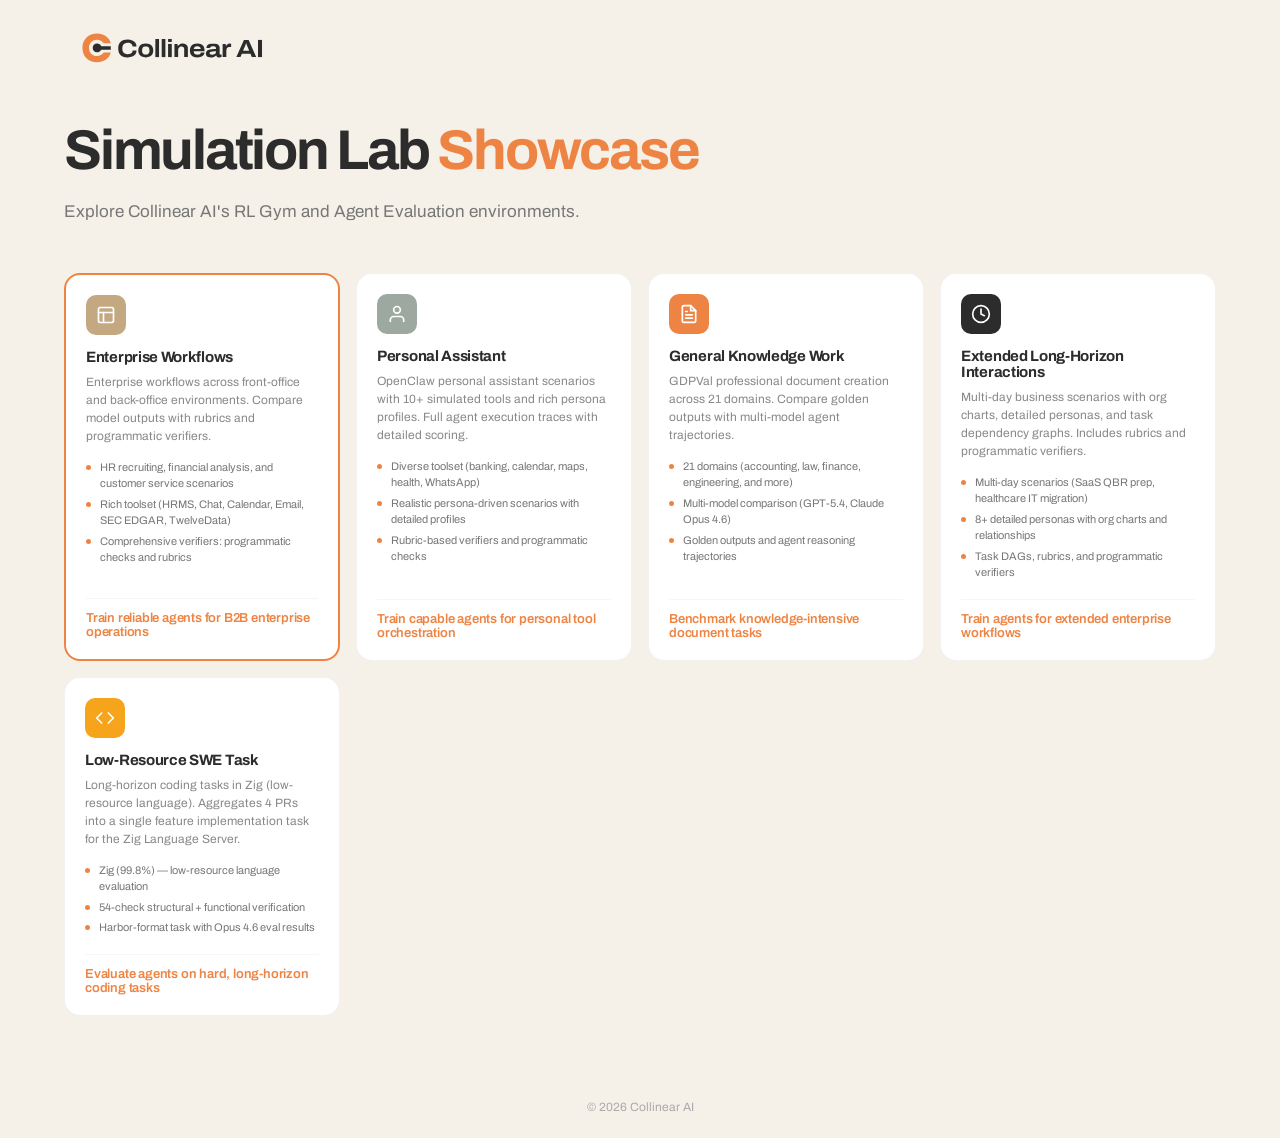
<file: index.html>
<!DOCTYPE html>
<html lang="en">
<head>
<meta charset="UTF-8">
<meta name="viewport" content="width=device-width, initial-scale=1.0">
<link rel="icon" type="image/svg+xml" href="/favicon.svg">
<title>Collinear AI — Simulation Lab Showcase</title>
<link rel="preconnect" href="https://fonts.googleapis.com">
<link rel="preconnect" href="https://fonts.gstatic.com" crossorigin>
<link href="https://fonts.googleapis.com/css2?family=Archivo:wght@400;600;700&display=swap" rel="stylesheet">
<style>
  *,*::before,*::after{margin:0;padding:0;box-sizing:border-box}
  :root{
    --orange:#ee8443;
    --orange-light:#f5a66e;
    --ecru:#F5F0E8;
    --beige:#D4CCBC;
    --dark:#2c2c2c;
    --black:#1a1a1a;
    --accent:#9DA8A0;
    --radius:16px;
  }
  html{scroll-behavior:smooth}
  body{
    font-family:'Archivo',system-ui,-apple-system,sans-serif;
    background:var(--ecru);
    color:var(--dark);
    min-height:100vh;
    -webkit-font-smoothing:antialiased;
  }

  /* ── NAV ── */
  nav{
    position:fixed;top:0;left:0;right:0;z-index:100;
    background:rgba(245,240,232,.85);
    backdrop-filter:blur(20px);-webkit-backdrop-filter:blur(20px);
    border-bottom:none;
    transition:box-shadow .3s;
  }
  nav.scrolled{box-shadow:0 2px 24px rgba(0,0,0,.06)}
  .nav-inner{
    max-width:1200px;margin:0 auto;
    display:flex;align-items:center;justify-content:flex-start;
    padding:16px 24px;
  }
  .nav-logo{height:64px;width:auto}
  .nav-links{display:flex;gap:24px;align-items:center}

  /* ── MAIN CONTENT ── */
  .page{
    max-width:1200px;margin:0 auto;
    padding:120px 24px 60px;
  }
  .page-header{
    margin-bottom:48px;
  }
  .page-header h1{
    font-size:clamp(32px,4.5vw,56px);
    font-weight:700;line-height:1.1;
    letter-spacing:-.04em;color:var(--dark);
    margin-bottom:16px;
  }
  .page-header h1 span{color:var(--orange)}
  .page-header p{
    font-size:17px;line-height:1.6;
    color:#777;max-width:600px;
  }

  /* ── CARD GRID ── */
  .demos-grid{
    display:grid;
    grid-template-columns:repeat(4,1fr);
    gap:16px;
  }
  .demo-card{
    background:#fff;border-radius:var(--radius);
    border:1px solid rgba(44,44,44,.06);
    transition:transform .3s cubic-bezier(.23,1,.32,1),box-shadow .3s;
    text-decoration:none;color:inherit;
    display:flex;flex-direction:column;
    cursor:pointer;
    padding:20px;
  }
  .demo-card:hover{
    transform:translateY(-4px);
    box-shadow:0 16px 48px rgba(0,0,0,.07),0 4px 12px rgba(0,0,0,.04);
  }
  .card-icon{
    width:40px;height:40px;
    background:var(--orange);
    border-radius:10px;
    display:flex;align-items:center;justify-content:center;
    margin-bottom:14px;
  }
  .card-icon svg{width:20px;height:20px;color:#fff;fill:none;stroke:currentColor;stroke-width:2;stroke-linecap:round;stroke-linejoin:round}
  .card-title{
    font-size:15px;font-weight:700;
    letter-spacing:-.02em;color:var(--dark);
    margin-bottom:8px;
  }
  .card-desc{
    font-size:12px;line-height:1.5;color:#888;
    margin-bottom:14px;
  }
  .card-features{
    list-style:none;margin:0 0 14px;padding:0;
  }
  .card-features li{
    font-size:11px;line-height:1.5;color:#777;
    padding-left:14px;position:relative;
    margin-bottom:4px;
  }
  .card-features li::before{
    content:'';position:absolute;left:0;top:6px;
    width:5px;height:5px;border-radius:50%;
    background:var(--orange);
  }
  .card-outcome{
    font-size:13px;font-weight:600;color:var(--orange);
    margin-top:auto;
    padding-top:12px;
    border-top:1px solid rgba(44,44,44,.04);
    letter-spacing:-.2px;
  }

  /* ── FOOTER ── */
  footer{
    padding:24px;
    text-align:center;
  }
  footer p{font-size:12px;color:#aaa}

  /* ── RESPONSIVE ── */
  @media(max-width:1000px){
    .demos-grid{grid-template-columns:repeat(2,1fr);gap:16px}
  }
  @media(max-width:640px){
    .page{padding:100px 16px 40px}
    .page-header{margin-bottom:32px}
    .page-header h1{font-size:28px}
    .page-header p{font-size:15px}
    .demos-grid{grid-template-columns:1fr;gap:14px}
    .demo-card{padding:18px}
    .card-title{font-size:16px}
    .nav-inner{padding:12px 16px}
    .nav-logo{height:48px}
    footer{flex-direction:column;gap:12px;text-align:center;padding:24px 16px}
  }
</style>
</head>
<body>

<!-- NAV -->
<nav id="nav">
  <div class="nav-inner">
    <svg class="nav-logo" viewBox="0 0 1062.36 308.12" xmlns="http://www.w3.org/2000/svg">
      <path fill="#2c2c2c" d="M327.65,175.79c-1.96,2.64-4.73,4.63-8.3,5.95-3.57,1.32-7.8,1.98-12.68,1.98-5.61,0-10.34-1-14.19-3.01-3.85-2-6.75-4.91-8.72-8.72-1.96-3.81-2.95-8.44-2.95-13.89v-3.37c0-5.37.98-9.96,2.95-13.77,1.96-3.81,4.87-6.71,8.72-8.72,3.85-2,8.58-3.01,14.19-3.01,4.65,0,8.72.7,12.2,2.1,3.49,1.4,6.21,3.41,8.18,6.01,1.96,2.61,2.95,5.83,2.95,9.68h19.12c0-7.21-1.81-13.29-5.41-18.22-3.61-4.93-8.6-8.68-14.97-11.24-6.37-2.56-13.69-3.85-21.94-3.85-14.75,0-26.07,3.61-33.97,10.82-7.89,7.21-11.84,17.84-11.84,31.86,0,9.62,1.74,17.59,5.23,23.93,3.49,6.33,8.64,11.06,15.45,14.19,6.81,3.13,15.23,4.69,25.25,4.69h0c8.42,0,15.79-1.28,22.12-3.85,6.33-2.56,11.28-6.29,14.85-11.18,3.57-4.89,5.35-10.9,5.35-18.04h-18.64c0,3.77-.98,6.97-2.95,9.62Z"/>
      <path fill="#2c2c2c" d="M413.14,136.6c-5.41-2.4-11.92-3.61-19.54-3.61s-14.11,1.2-19.48,3.61c-5.37,2.4-9.48,6.05-12.32,10.94-2.85,4.89-4.27,11.06-4.27,18.52s1.42,13.63,4.27,18.52c2.85,4.89,6.95,8.56,12.32,11,5.37,2.44,11.86,3.67,19.48,3.67s14.13-1.22,19.54-3.67c5.41-2.44,9.54-6.11,12.38-11,2.85-4.89,4.27-11.06,4.27-18.52s-1.42-13.63-4.27-18.52c-2.85-4.89-6.97-8.54-12.38-10.94ZM411.52,167.38c0,4.01-.66,7.38-1.98,10.1-1.32,2.73-3.31,4.81-5.95,6.25-2.65,1.44-5.97,2.16-9.98,2.16s-7.34-.72-9.98-2.16c-2.65-1.44-4.61-3.53-5.89-6.25-1.28-2.72-1.92-6.09-1.92-10.1v-2.52c0-4.01.64-7.4,1.92-10.16,1.28-2.76,3.25-4.85,5.89-6.25,2.65-1.4,5.97-2.1,9.98-2.1s7.34.7,9.98,2.1c2.64,1.4,4.63,3.49,5.95,6.25,1.32,2.77,1.98,6.15,1.98,10.16v2.52Z"/>
      <rect fill="#2c2c2c" x="439.76" y="110.75" width="17.79" height="87.05"/>
      <rect fill="#2c2c2c" x="470.42" y="110.75" width="17.8" height="87.05"/>
      <rect fill="#2c2c2c" x="501.08" y="134.43" width="17.79" height="63.36"/>
      <rect fill="#2c2c2c" x="501.08" y="110.75" width="17.79" height="14.19"/>
      <path fill="#2c2c2c" d="M585.42,135.58c-3.57-1.72-7.92-2.59-13.04-2.59-3.13,0-6.15.4-9.08,1.2-2.93.8-5.63,2.02-8.11,3.67-2.49,1.64-4.69,3.75-6.61,6.31h-.96l-1.32-9.74h-14.55v63.36h17.8v-35.11c0-3.04.74-5.69,2.22-7.93,1.48-2.24,3.43-4.03,5.83-5.35,2.4-1.32,5.09-1.98,8.05-1.98,2.01,0,3.81.24,5.41.72,1.6.48,2.96,1.22,4.09,2.22,1.12,1,1.98,2.3,2.58,3.91.6,1.61.9,3.53.9,5.77v37.75h17.8v-40.64c0-5.53-.95-10.08-2.83-13.65-1.89-3.56-4.61-6.21-8.18-7.93Z"/>
      <path fill="#2c2c2c" d="M660.93,136.53c-5.17-2.36-11.6-3.55-19.06-3.55s-13.87,1.2-19.24,3.61c-5.37,2.41-9.46,6.05-12.27,10.94-2.81,4.89-4.21,11.1-4.21,18.64s1.42,13.75,4.27,18.64c2.84,4.89,6.97,8.52,12.38,10.88,5.41,2.36,11.96,3.55,19.66,3.55h0c5.13,0,9.78-.55,13.95-1.63,4.17-1.08,7.73-2.65,10.7-4.69,2.96-2.04,5.25-4.53,6.85-7.45,1.6-2.92,2.41-6.23,2.41-9.92h-17.8c-.08,1.85-.6,3.45-1.56,4.81-.96,1.36-2.18,2.48-3.67,3.37-1.48.88-3.17,1.54-5.05,1.98-1.88.44-3.75.66-5.59.66-3.93,0-7.21-.58-9.86-1.74-2.65-1.16-4.65-2.95-6.01-5.35-1.36-2.4-2.16-5.45-2.41-9.14h52.18v-4.93c0-7.21-1.32-13.21-3.97-17.97-2.65-4.77-6.55-8.33-11.72-10.7ZM624.56,159.2h0c.4-2.89,1.32-5.33,2.76-7.34,1.44-2,3.43-3.49,5.95-4.45,2.52-.96,5.51-1.44,8.96-1.44,2.33,0,4.43.26,6.31.78,1.88.52,3.52,1.32,4.93,2.4,1.4,1.08,2.51,2.45,3.31,4.09.8,1.64,1.2,3.63,1.2,5.95h-33.43Z"/>
      <path fill="#2c2c2c" d="M750.44,184.75c-.72-.76-1.08-1.86-1.08-3.31v-27.65c0-4.89-1.2-8.86-3.61-11.9-2.4-3.05-5.91-5.29-10.52-6.73-4.61-1.44-10.12-2.16-17.01-2.16s-12.77.76-17.61,2.28c-4.85,1.52-8.54,3.67-11.06,6.43-2.53,2.76-3.79,6.03-3.79,9.8,0,.4.02.78.06,1.14.04.36.1.7.18,1.02h17.55v-1.32c0-1.36.56-2.5,1.68-3.43,1.12-.92,2.72-1.66,4.81-2.23,2.08-.56,4.61-.84,7.58-.84,3.37,0,6.07.36,8.11,1.08,2.05.72,3.55,1.82,4.51,3.31.96,1.48,1.44,3.31,1.44,5.47v3.61c-7.14,0-13.65.24-19.54.72-5.89.48-11,1.46-15.33,2.95-4.33,1.48-7.68,3.67-10.04,6.55-2.36,2.89-3.55,6.69-3.55,11.42,0,3.69.68,6.73,2.05,9.14,1.36,2.41,3.19,4.27,5.47,5.59,2.28,1.32,4.85,2.24,7.7,2.77,2.84.52,5.75.78,8.72.78h0c3.68,0,7.09-.36,10.22-1.08,3.12-.72,5.93-1.78,8.41-3.19,2.49-1.4,4.65-2.98,6.49-4.75h.84c.48,1.68,1.26,3.23,2.34,4.63,1.08,1.4,2.6,2.48,4.57,3.25,1.96.76,4.47,1.14,7.51,1.14,2.48,0,4.71-.26,6.67-.78,1.96-.52,3.43-.94,4.39-1.26v-11.3h-5.17c-1.28,0-2.28-.38-3.01-1.14ZM731.69,173.39c0,2.01-.58,3.81-1.74,5.41-1.16,1.6-2.69,2.94-4.57,4.03-1.88,1.08-3.95,1.92-6.19,2.52-2.25.6-4.49.9-6.73.9-2.09,0-3.99-.22-5.71-.66-1.73-.44-3.09-1.12-4.09-2.05-1-.92-1.5-2.18-1.5-3.79,0-2.48,1.18-4.45,3.55-5.89,2.36-1.44,5.81-2.46,10.34-3.07,4.53-.6,10.08-.9,16.65-.9v3.49Z"/>
      <path fill="#2c2c2c" d="M797.45,132.99c-2.81,0-5.33.52-7.58,1.56-2.25,1.04-4.13,2.46-5.65,4.27-1.52,1.8-2.72,3.83-3.61,6.07h-.96l-1.32-10.46h-14.55v63.36h17.8v-30.78c0-2.48.32-4.79.96-6.91.64-2.12,1.6-3.97,2.89-5.53,1.28-1.56,2.92-2.76,4.93-3.61,2-.84,4.41-1.26,7.21-1.26h7.09v-15.51c-.88-.32-1.94-.6-3.19-.84-1.24-.24-2.58-.36-4.03-.36Z"/>
      <path fill="#2c2c2c" d="M866.23,115.2l-36.43,82.6h19.96l6.61-15.63h41.36l6.61,15.63h21.04l-36.43-82.6h-22.72ZM862.62,167.02h0s8.05-19.6,8.05-19.6c.48-1.12,1.08-2.63,1.81-4.51.72-1.88,1.46-3.83,2.22-5.83.76-2,1.42-3.81,1.98-5.41h.84c.24.72.62,1.8,1.14,3.25.52,1.44,1.06,2.97,1.62,4.57.56,1.61,1.12,3.11,1.68,4.51.56,1.4,1,2.54,1.32,3.43l8.18,19.6h-28.86Z"/>
      <rect fill="#2c2c2c" x="934.04" y="115.19" width="19.36" height="82.6"/>
      <path fill="#2c2c2c" d="M159.39,132.98h-.09c-12.53.04-21.08,8.77-21.08,20.65,0,11.88,8.55,20.6,21.08,20.65h.09c9.38-.03,16.53-4.93,19.53-12.38h46.22v-16.53h-46.22c-3-7.45-10.15-12.35-19.53-12.38Z"/>
      <path fill="#ee8443" d="M159.34,84.73h0c-41.93,0-70.56,29.12-70.62,68.77h0s0,.04,0,.06,0,.04,0,.06h0c.06,39.65,28.68,68.78,70.62,68.78v.11c30.63,0,58.28-16.95,65.79-46.85,0,.05-34.15.05-34.15,0-6.36,10.49-19.67,16.74-31.64,16.74v-.11c-22.38,0-38.77-16.3-38.8-38.73.03-22.43,16.43-38.73,38.8-38.73,11.97,0,25.28,6.25,31.64,16.75,0-.05,34.15-.05,34.15,0-7.51-29.9-35.16-46.85-65.79-46.85Z"/>
    </svg>
    <div class="nav-links"></div>
  </div>
</nav>

<!-- PAGE -->
<div class="page">
  <div class="page-header">
    <h1>Simulation Lab <span>Showcase</span></h1>
    <p>Explore Collinear AI's RL Gym and Agent Evaluation environments.</p>
  </div>

  <div class="demos-grid">

    <!-- Enterprise -->
    <a class="demo-card" href="demos/rl-gym-visual-explorer/index.html" style="border:2px solid var(--orange)">
      <div class="card-icon" style="background:#c4a882">
        <svg viewBox="0 0 24 24"><rect x="3" y="3" width="18" height="18" rx="2" ry="2"/><line x1="3" y1="9" x2="21" y2="9"/><line x1="9" y1="21" x2="9" y2="9"/></svg>
      </div>
      <h3 class="card-title">Enterprise Workflows</h3>
      <p class="card-desc">Enterprise workflows across front-office and back-office environments. Compare model outputs with rubrics and programmatic verifiers.</p>
      <ul class="card-features">
        <li>HR recruiting, financial analysis, and customer service scenarios</li>
        <li>Rich toolset (HRMS, Chat, Calendar, Email, SEC EDGAR, TwelveData)</li>
        <li>Comprehensive verifiers: programmatic checks and rubrics</li>
      </ul>
      <p class="card-outcome">Train reliable agents for B2B enterprise operations</p>
    </a>

    <!-- Personal Assistant -->
    <a class="demo-card" href="demos/rl-gym-personal-assistant/index.html">
      <div class="card-icon" style="background:var(--accent)">
        <svg viewBox="0 0 24 24"><path d="M20 21v-2a4 4 0 00-4-4H8a4 4 0 00-4 4v2"/><circle cx="12" cy="7" r="4"/></svg>
      </div>
      <h3 class="card-title">Personal Assistant</h3>
      <p class="card-desc">OpenClaw personal assistant scenarios with 10+ simulated tools and rich persona profiles. Full agent execution traces with detailed scoring.</p>
      <ul class="card-features">
        <li>Diverse toolset (banking, calendar, maps, health, WhatsApp)</li>
        <li>Realistic persona-driven scenarios with detailed profiles</li>
        <li>Rubric-based verifiers and programmatic checks</li>
      </ul>
      <p class="card-outcome">Train capable agents for personal tool orchestration</p>
    </a>

    <!-- Knowledge Work -->
    <a class="demo-card" href="demos/sample-viewer/index.html">
      <div class="card-icon">
        <svg viewBox="0 0 24 24"><path d="M14 2H6a2 2 0 00-2 2v16a2 2 0 002 2h12a2 2 0 002-2V8z"/><polyline points="14 2 14 8 20 8"/><line x1="16" y1="13" x2="8" y2="13"/><line x1="16" y1="17" x2="8" y2="17"/><polyline points="10 9 9 9 8 9"/></svg>
      </div>
      <h3 class="card-title">General Knowledge Work</h3>
      <p class="card-desc">GDPVal professional document creation across 21 domains. Compare golden outputs with multi-model agent trajectories.</p>
      <ul class="card-features">
        <li>21 domains (accounting, law, finance, engineering, and more)</li>
        <li>Multi-model comparison (GPT-5.4, Claude Opus 4.6)</li>
        <li>Golden outputs and agent reasoning trajectories</li>
      </ul>
      <p class="card-outcome">Benchmark knowledge-intensive document tasks</p>
    </a>

    <!-- Long-Horizon -->
    <a class="demo-card" href="demos/long-horizon-tasks/index.html">
      <div class="card-icon" style="background:var(--dark)">
        <svg viewBox="0 0 24 24"><circle cx="12" cy="12" r="10"/><polyline points="12 6 12 12 16 14"/></svg>
      </div>
      <h3 class="card-title">Extended Long-Horizon Interactions</h3>
      <p class="card-desc">Multi-day business scenarios with org charts, detailed personas, and task dependency graphs. Includes rubrics and programmatic verifiers.</p>
      <ul class="card-features">
        <li>Multi-day scenarios (SaaS QBR prep, healthcare IT migration)</li>
        <li>8+ detailed personas with org charts and relationships</li>
        <li>Task DAGs, rubrics, and programmatic verifiers</li>
      </ul>
      <p class="card-outcome">Train agents for extended enterprise workflows</p>
    </a>

    <!-- SWE-Bench Zig -->
    <a class="demo-card" href="demos/swe-bench-zig/index.html">
      <div class="card-icon" style="background:#f7a41d">
        <svg viewBox="0 0 24 24"><polyline points="16 18 22 12 16 6"/><polyline points="8 6 2 12 8 18"/></svg>
      </div>
      <h3 class="card-title">Low-Resource SWE Task</h3>
      <p class="card-desc">Long-horizon coding tasks in Zig (low-resource language). Aggregates 4 PRs into a single feature implementation task for the Zig Language Server.</p>
      <ul class="card-features">
        <li>Zig (99.8%) — low-resource language evaluation</li>
        <li>54-check structural + functional verification</li>
        <li>Harbor-format task with Opus 4.6 eval results</li>
      </ul>
      <p class="card-outcome">Evaluate agents on hard, long-horizon coding tasks</p>
    </a>

  </div>
</div>

<!-- FOOTER -->
<footer>
  <p>&copy; 2026 Collinear AI</p>
</footer>

<script>
  const nav = document.getElementById('nav');
  window.addEventListener('scroll', () => {
    nav.classList.toggle('scrolled', window.scrollY > 20);
  });
</script>
</body>
</html>
</file>
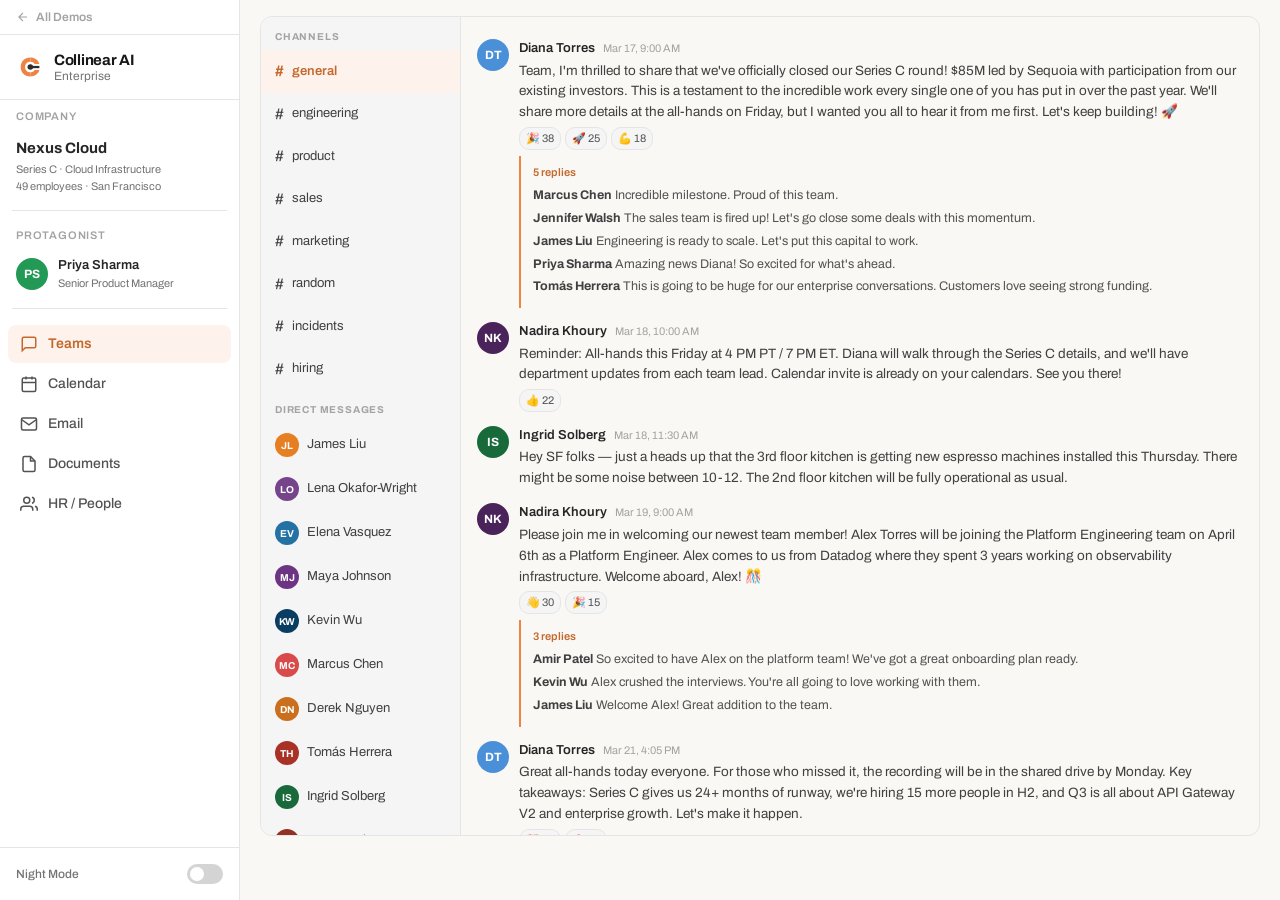
<file: demos/enterprise-seed-data/index.html>
<!DOCTYPE html>
<html lang="en">
<head>
<meta charset="UTF-8">
<meta name="viewport" content="width=device-width, initial-scale=1.0">
<title>Collinear AI — Enterprise Seed Data</title>
<style>
:root {
  --orange: #F5A623; --orange-light: #FFF8EE; --orange-dark: #D4880E;
  --green: #34C759; --green-bg: #E8F8EE; --green-dark: #248A3D;
  --red: #FF3B30; --red-bg: #FFF0EF;
  --blue: #007AFF; --blue-bg: #EEF4FF;
  --purple: #AF52DE; --purple-bg: #F5EEFA;
  --g50: #FAFAFA; --g100: #F5F5F5; --g150: #EFEFEF; --g200: #E5E5E5;
  --g300: #D4D4D4; --g400: #A3A3A3; --g500: #737373; --g600: #525252;
  --g700: #404040; --g800: #262626; --g900: #171717;
  --sidebar-w: 240px; --radius: 8px; --radius-lg: 12px;
}
html.dark {
  --g50: #1a1a1a; --g100: #222; --g150: #2a2a2a; --g200: #333;
  --g300: #444; --g400: #666; --g500: #999; --g600: #bbb;
  --g700: #ccc; --g800: #ddd; --g900: #f0f0f0;
  --orange-light: #3d2a1a;
}
html.dark body { background: #111; color: #f0f0f0; }
html.dark .sidebar { background: #1a1a1a; border-color: #333; }
html.dark .card { background: #1e1e1e; box-shadow: 0 1px 3px rgba(0,0,0,.3); }
html.dark .main-header { background: #1a1a1a; border-color: #333; }
html.dark .rsection { border-color: #333; }
html.dark .rsection-header { background: #1e1e1e; border-color: #333; }
html.dark .prompt-box { background: #3d2a1a; }
html.dark .md-content { background: #1e1e1e; border-color: #333; }
html.dark .env-tab-btn { color: #999; }
html.dark .env-tab-btn.active { color: #ee8443; }
html.dark .annotation-box { border-color: #333; }
html.dark .annotation-header { background: #1e1e1e; border-color: #333; }
html.dark .traj-io { background: #1e1e1e; border-color: #333; }
html.dark .metric-box { background: #1e1e1e; border-color: #333; }
html.dark .env-pill { border-color: #444; background: #1e1e1e; color: #999; }
html.dark .model-tab { border-color: #444; background: #1e1e1e; color: #999; }
html.dark .back-link-bar { border-color: #333; }
html.dark .back-link { color: #666; }
html.dark .profile-card { background: #1e1e1e; border-color: #333; }
html.dark .org-node { background: #1e1e1e; border-color: #333; }
html.dark .org-node.head { background: #3d2a1a; border-color: #ee8443; }
html.dark .dim-bar { background: #333; }
html.dark .diff-summary { background: #1e1e1e; border-color: #333; }
html.dark .excel-tab { background: #1e1e1e; }
html.dark .excel-tab.active { background: #252525; }
* { margin:0; padding:0; box-sizing:border-box; }
body { font-family: -apple-system, BlinkMacSystemFont, 'Segoe UI', Roboto, sans-serif; background: var(--g50); color: var(--g900); line-height:1.5; display:flex; height:100vh; overflow:hidden; }

/* === LEFT SIDEBAR === */
.sidebar { width: var(--sidebar-w); background: white; border-right:1px solid var(--g200); display:flex; flex-direction:column; flex-shrink:0; }
.sidebar-brand { padding:20px 16px 12px; font-size:18px; font-weight:700; color:var(--orange); letter-spacing:-0.5px; border-bottom:1px solid var(--g200); }
.sidebar-brand span { color:var(--g600); font-weight:400; }
.sidebar-nav { padding:8px; }
.sidebar-item { display:flex; align-items:center; gap:10px; padding:10px 12px; border-radius:8px; cursor:pointer; font-size:14px; font-weight:500; color:var(--g600); transition:all .15s; margin-bottom:2px; border:none; background:none; width:100%; text-align:left; }
.sidebar-item:hover { background:var(--g100); }
.sidebar-item.active { background:var(--orange-light); color:var(--orange-dark); font-weight:600; }
.sidebar-item svg { width:18px; height:18px; flex-shrink:0; }
.sidebar-divider { height:1px; background:var(--g200); margin:8px 12px; }
.sidebar-section { padding:8px 16px 4px; font-size:11px; font-weight:600; text-transform:uppercase; letter-spacing:.8px; color:var(--g400); }
.env-pills { padding:8px 12px; display:flex; gap:4px; }
.env-pill { flex:1; padding:6px 8px; border-radius:6px; font-size:12px; font-weight:600; cursor:pointer; border:1.5px solid var(--g200); background:white; color:var(--g500); text-align:center; transition:all .15s; }
.env-pill:hover { border-color:var(--orange); }
.env-pill.active { background:var(--orange); border-color:var(--orange); color:white; }

/* === RIGHT MAIN === */
.main-area { flex:1; display:flex; flex-direction:column; overflow:hidden; }
.main-header { background:white; border-bottom:1px solid var(--g200); padding:12px 24px; display:flex; align-items:center; gap:16px; flex-shrink:0; min-height:56px; }
.model-tabs { display:flex; gap:6px; }
.model-tab { padding:6px 16px; border-radius:16px; font-size:13px; font-weight:500; cursor:pointer; border:1.5px solid var(--g300); background:white; color:var(--g600); transition:all .15s; }
.model-tab:hover { border-color:var(--orange); color:var(--orange); }
.model-tab.active { background:var(--orange); border-color:var(--orange); color:white; }
.main-content { flex:1; overflow-y:auto; padding:24px; }

/* === CARDS === */
.card { background:white; border-radius:var(--radius-lg); box-shadow:0 1px 3px rgba(0,0,0,.06), 0 1px 2px rgba(0,0,0,.04); padding:24px; margin-bottom:20px; }
.card-title { font-size:13px; font-weight:600; color:var(--g500); text-transform:uppercase; letter-spacing:.5px; margin-bottom:16px; display:flex; align-items:center; gap:8px; }
.card-title .dot { width:8px; height:8px; border-radius:50%; }

/* === PROMPT === */
.prompt-box { background:var(--orange-light); border-left:3px solid var(--orange); padding:16px 20px; border-radius:0 8px 8px 0; font-size:14px; color:var(--g800); line-height:1.7; white-space:pre-wrap; }

/* === BADGES === */
.badge { display:inline-block; padding:2px 10px; border-radius:10px; font-size:11px; font-weight:600; }
.badge-pass { background:var(--green-bg); color:var(--green-dark); }
.badge-fail { background:var(--red-bg); color:var(--red); }
.badge-info { background:var(--blue-bg); color:var(--blue); }
.badge-warn { background:var(--orange-light); color:var(--orange-dark); }
.badge-purple { background:var(--purple-bg); color:var(--purple); }
.badge-lg { font-size:13px; padding:4px 14px; }

/* === METRICS === */
.metrics-row { display:flex; gap:12px; flex-wrap:wrap; margin-bottom:20px; }
.metric-box { background:var(--g50); border:1px solid var(--g200); border-radius:8px; padding:12px 16px; min-width:120px; flex:1; }
.metric-label { font-size:11px; font-weight:500; color:var(--g500); text-transform:uppercase; letter-spacing:.4px; }
.metric-val { font-size:22px; font-weight:700; margin-top:2px; }
.metric-val.ok { color:var(--green); } .metric-val.bad { color:var(--red); } .metric-val.mid { color:var(--orange); }

/* === ANNOTATION === */
.annotation-box { border:1px solid var(--g200); border-radius:var(--radius-lg); overflow:hidden; margin-bottom:20px; }
.annotation-header { display:flex; align-items:center; gap:12px; padding:14px 20px; background:var(--g50); border-bottom:1px solid var(--g200); cursor:pointer; }
.annotation-header h3 { font-size:14px; font-weight:600; flex:1; }
.annotation-body { padding:20px; }
.annotation-section { margin-bottom:16px; }
.annotation-stitle { font-size:12px; font-weight:700; color:var(--g500); text-transform:uppercase; letter-spacing:.5px; margin-bottom:8px; display:flex; align-items:center; gap:6px; }
.annotation-text { font-size:14px; color:var(--g700); line-height:1.7; }

/* === RUBRIC SECTION === */
.rsection { border:1px solid var(--g200); border-radius:var(--radius-lg); overflow:hidden; margin-bottom:20px; }
.rsection-header { display:flex; align-items:center; gap:12px; padding:14px 20px; background:var(--g50); border-bottom:1px solid var(--g200); cursor:pointer; }
.rsection-header h3 { font-size:14px; font-weight:600; flex:1; }
.rrow { display:flex; align-items:center; padding:12px 20px; border-bottom:1px solid var(--g150); font-size:13px; transition:background .1s; }
.rrow:last-child { border-bottom:none; } .rrow:hover { background:var(--g50); }
.rrow .ci { width:22px; height:22px; border-radius:50%; display:flex; align-items:center; justify-content:center; flex-shrink:0; font-size:12px; font-weight:700; margin-right:12px; }
.rrow .ci.p { background:var(--green-bg); color:var(--green); } .rrow .ci.f { background:var(--red-bg); color:var(--red); }
.rrow .ct { flex:1; color:var(--g700); } .rrow .cs { font-weight:700; font-size:14px; margin-left:12px; min-width:40px; text-align:right; }
.rrow .cs.pos { color:var(--green); } .rrow .cs.neg { color:var(--red); }

/* === DIMS === */
.dim-item { padding:16px 20px; border-bottom:1px solid var(--g150); }
.dim-item:last-child { border-bottom:none; }
.dim-top { display:flex; align-items:center; justify-content:space-between; margin-bottom:6px; }
.dim-name { font-size:14px; font-weight:600; color:var(--g800); }
.dim-badge { padding:2px 10px; border-radius:12px; font-size:13px; font-weight:700; }
.dim-badge.high { background:var(--green-bg); color:var(--green); }
.dim-badge.mid { background:var(--orange-light); color:var(--orange-dark); }
.dim-badge.low { background:var(--red-bg); color:var(--red); }
.dim-bar { width:100%; height:6px; background:var(--g200); border-radius:3px; overflow:hidden; margin-bottom:8px; }
.dim-fill { height:100%; border-radius:3px; transition:width .6s ease; }
.dim-reason { font-size:13px; color:var(--g600); line-height:1.7; }

/* === TRAJECTORY === */
.traj-step { display:flex; gap:0; border-bottom:1px solid var(--g150); }
.traj-step:last-child { border-bottom:none; }
.traj-gutter { width:48px; display:flex; flex-direction:column; align-items:center; padding-top:16px; flex-shrink:0; }
.traj-dot { width:28px; height:28px; border-radius:50%; display:flex; align-items:center; justify-content:center; font-size:11px; font-weight:700; flex-shrink:0; }
.traj-dot.tool { background:var(--orange-light); color:var(--orange-dark); border:2px solid var(--orange); }
.traj-dot.pass { background:var(--green-bg); color:var(--green); border:2px solid var(--green); }
.traj-line { width:2px; flex:1; background:var(--g200); margin:4px 0; }
.traj-body { flex:1; padding:12px 16px 16px 0; min-width:0; }
.traj-header { display:flex; align-items:center; gap:8px; cursor:pointer; }
.traj-tool { font-size:13px; font-weight:600; font-family:'SF Mono',Menlo,monospace; background:var(--blue-bg); padding:2px 8px; border-radius:4px; color:var(--blue); }
.traj-server { font-size:11px; color:var(--g400); }
.traj-chevron { margin-left:auto; color:var(--g400); transition:transform .2s; font-size:16px; }
.traj-chevron.open { transform:rotate(90deg); }
.traj-detail { display:none; margin-top:10px; }
.traj-detail.open { display:block; }
.traj-iolabel { font-size:10px; font-weight:700; text-transform:uppercase; letter-spacing:.6px; color:var(--g400); margin-bottom:4px; margin-top:8px; }
.traj-iolabel:first-child { margin-top:0; }
.traj-io { background:var(--g50); border:1px solid var(--g200); border-radius:6px; padding:10px 12px; font-family:'SF Mono',Menlo,monospace; font-size:11px; color:var(--g700); overflow-x:auto; max-height:200px; overflow-y:auto; white-space:pre-wrap; word-break:break-word; }

/* === STATE DIFFS === */
.diff-item { padding:12px 16px; border-bottom:1px solid var(--g150); display:flex; gap:12px; align-items:flex-start; }
.diff-item:last-child { border-bottom:none; }
.diff-icon { width:32px; height:32px; border-radius:8px; display:flex; align-items:center; justify-content:center; flex-shrink:0; font-size:16px; }
.diff-icon.email { background:#FDE8E8; color:#E53E3E; }
.diff-icon.calendar { background:#E8F5E9; color:#388E3C; }
.diff-icon.chat { background:#E3F2FD; color:#1976D2; }
.diff-icon.hris { background:var(--purple-bg); color:var(--purple); }
.diff-icon.snapshot { background:var(--g100); color:var(--g500); }
.diff-body { flex:1; min-width:0; }
.diff-label { font-size:13px; font-weight:600; color:var(--g800); }
.diff-sub { font-size:12px; color:var(--g500); margin-top:2px; }
.diff-summary { font-size:12px; color:var(--g600); margin-top:6px; white-space:pre-wrap; background:var(--g50); padding:8px 10px; border-radius:6px; border:1px solid var(--g200); max-height:150px; overflow-y:auto; }

/* === EXCEL === */
.excel-tabs { display:flex; gap:1px; background:var(--g200); padding:0; overflow-x:auto; border-radius:8px 8px 0 0; }
.excel-tab { padding:8px 16px; font-size:12px; font-weight:500; cursor:pointer; border:none; background:var(--g100); color:var(--g500); white-space:nowrap; transition:all .15s; }
.excel-tab:first-child { border-radius:8px 0 0 0; } .excel-tab:last-child { border-radius:0 8px 0 0; }
.excel-tab:hover { background:white; color:var(--g700); }
.excel-tab.active { background:white; color:var(--green-dark); font-weight:600; box-shadow:inset 0 -2px 0 var(--green); }
.excel-pane { border:1px solid var(--g200); border-top:none; border-radius:0 0 8px 8px; overflow:auto; max-height:500px; }
.xl { border-collapse:collapse; font-size:12px; min-width:100%; font-family:'SF Mono',Menlo,monospace; }
.xl th { background:var(--g100); position:sticky; top:0; z-index:1; font-weight:600; font-size:11px; color:var(--g500); padding:6px 10px; text-align:center; border:1px solid var(--g200); }
.xl .rn { background:var(--g100); color:var(--g400); text-align:center; font-size:10px; padding:4px 8px; position:sticky; left:0; z-index:2; border:1px solid var(--g200); }
.xl td { padding:4px 10px; border:1px solid var(--g200); white-space:nowrap; max-width:320px; overflow:hidden; text-overflow:ellipsis; }
.xl td.num { text-align:right; color:var(--blue); }
.xl tr:hover td:not(.rn) { background:#FFFDE7; }

/* === ENVIRONMENT TABS === */
.env-tabs-bar { display:flex; gap:0; border-bottom:1px solid var(--g200); background:white; padding:0 20px; flex-shrink:0; }
.env-tab-btn { padding:12px 20px; font-size:14px; font-weight:500; cursor:pointer; border:none; background:none; color:var(--g500); border-bottom:2px solid transparent; transition:all .15s; }
.env-tab-btn:hover { color:var(--g700); }
.env-tab-btn.active { color:var(--orange-dark); border-bottom-color:var(--orange); font-weight:600; }
.env-content { flex:1; overflow-y:auto; padding:16px 20px; }

/* === PROFILES === */
.profile-grid { display:grid; grid-template-columns:repeat(auto-fill, minmax(280px, 1fr)); gap:16px; }
.profile-card { background:white; border:1px solid var(--g200); border-radius:var(--radius-lg); padding:16px; transition:box-shadow .15s; }
.profile-card:hover { box-shadow:0 4px 12px rgba(0,0,0,.08); }
.profile-avatar { width:40px; height:40px; border-radius:50%; display:flex; align-items:center; justify-content:center; font-size:16px; font-weight:700; color:white; flex-shrink:0; }
.profile-top { display:flex; align-items:center; gap:12px; margin-bottom:10px; }
.profile-name { font-size:15px; font-weight:600; }
.profile-title { font-size:12px; color:var(--g500); }
.profile-email { font-size:12px; color:var(--blue); margin-top:4px; }
.profile-info { font-size:12px; color:var(--g600); margin-top:8px; line-height:1.6; max-height:80px; overflow:hidden; }

/* === MD CONTENT === */
.md-content { font-size:14px; color:var(--g700); line-height:1.7; max-height:600px; overflow-y:auto; padding:20px; background:var(--g50); border-radius:8px; border:1px solid var(--g200); }
.md-content h1 { font-size:20px; font-weight:700; color:var(--g900); margin:24px 0 12px; padding-bottom:8px; border-bottom:2px solid var(--g200); }
.md-content h2 { font-size:17px; font-weight:700; color:var(--g800); margin:20px 0 10px; padding-bottom:6px; border-bottom:1px solid var(--g200); }
.md-content h3 { font-size:15px; font-weight:600; color:var(--g800); margin:16px 0 8px; }
.md-content h4 { font-size:14px; font-weight:600; color:var(--g700); margin:12px 0 6px; }
.md-content p { margin:0 0 12px; }
.md-content ul,.md-content ol { margin:0 0 12px; padding-left:24px; }
.md-content li { margin-bottom:4px; }
.md-content table { border-collapse:collapse; width:100%; margin:12px 0; font-size:13px; }
.md-content table th { background:var(--g100); font-weight:600; color:var(--g800); text-align:left; padding:8px 12px; border:1px solid var(--g200); }
.md-content table td { padding:6px 12px; border:1px solid var(--g200); color:var(--g700); }
.md-content table tr:hover td { background:#FFFDE7; }
.md-content pre { background:var(--g800); color:#E0E0E0; padding:14px 16px; border-radius:8px; overflow-x:auto; font-family:'SF Mono',Menlo,monospace; font-size:12px; line-height:1.5; margin:12px 0; }
.md-content code { background:var(--g150); padding:2px 5px; border-radius:3px; font-family:'SF Mono',Menlo,monospace; font-size:12px; }
.md-content pre code { background:none; padding:0; }
.md-content blockquote { border-left:3px solid var(--orange); padding:8px 16px; margin:12px 0; background:var(--orange-light); border-radius:0 6px 6px 0; }
.md-content hr { border:none; border-top:1px solid var(--g200); margin:16px 0; }
.md-content strong { color:var(--g900); }
.md-content .ascii-tree { background:var(--g800); color:#A5D6A7; padding:16px; border-radius:8px; overflow-x:auto; font-family:'SF Mono',Menlo,monospace; font-size:11px; line-height:1.4; white-space:pre; margin:12px 0; }

/* === ORG CHART === */
.org-dept { margin-bottom:24px; }
.org-dept-title { font-size:15px; font-weight:700; color:var(--g800); margin-bottom:12px; padding-bottom:6px; border-bottom:2px solid var(--g200); }
.org-tree { display:flex; flex-direction:column; align-items:center; }
.org-node { background:white; border:1.5px solid var(--g200); border-radius:10px; padding:10px 16px; text-align:center; min-width:150px; max-width:190px; transition:box-shadow .15s; }
.org-node:hover { box-shadow:0 4px 12px rgba(0,0,0,.1); }
.org-node.head { border-color:var(--orange); background:var(--orange-light); }
.org-node .on-name { font-size:13px; font-weight:700; color:var(--g900); }
.org-node .on-title { font-size:11px; color:var(--g500); margin-top:2px; }
.org-node .on-id { font-size:10px; color:var(--g400); font-family:monospace; margin-top:2px; }
/* Vertical stem down from parent */
.org-stem { width:2px; height:20px; background:var(--g300); margin:0 auto; }
/* Horizontal bar connecting children */
.org-hbar { display:flex; align-items:flex-start; justify-content:center; position:relative; }
.org-hbar::before { content:''; position:absolute; top:0; height:2px; background:var(--g300); left:var(--hbar-left,50%); right:var(--hbar-right,50%); }
/* Each child column: vertical drop line + subtree */
.org-child-col { display:flex; flex-direction:column; align-items:center; flex-shrink:0; }
.org-child-col::before { content:''; width:2px; height:20px; background:var(--g300); }
/* Spacing between sibling columns */
.org-hbar > .org-child-col { margin:0 6px; }

/* === JSON OBJECT === */
.json-obj { width:100%; }
.json-section { margin-bottom:16px; }
.json-section-title { font-size:13px; font-weight:700; color:var(--orange-dark); text-transform:uppercase; letter-spacing:.5px; margin-bottom:8px; }
.json-table { border-collapse:collapse; width:100%; font-size:13px; }
.json-table th { text-align:left; padding:6px 12px; background:var(--g100); border:1px solid var(--g200); font-weight:600; color:var(--g700); }
.json-table td { padding:6px 12px; border:1px solid var(--g200); color:var(--g700); }
.json-table td.num { color:var(--blue); font-weight:600; font-family:monospace; }

/* === COLLAPSIBLE === */
.collapsible { overflow:hidden; transition:max-height .3s ease; }
.chevron-toggle { transition:transform .2s; display:inline-block; color:var(--g400); }
.chevron-toggle.open { transform:rotate(180deg); }

/* === PANELS === */
.panel { display:none; flex-direction:column; flex:1; overflow:hidden; }
.panel.active { display:flex; }

::-webkit-scrollbar { width:6px; height:6px; }
::-webkit-scrollbar-track { background:transparent; }
::-webkit-scrollbar-thumb { background:var(--g300); border-radius:3px; }
::-webkit-scrollbar-thumb:hover { background:var(--g400); }

.env-pills { flex-direction:column !important; gap:6px !important; padding:8px 16px !important; }
.env-pill { display:block !important; width:100% !important; text-align:left !important; padding:8px 12px !important; border-radius:8px !important; font-size:12.5px !important; font-weight:500 !important; border:1.5px solid var(--g200) !important; background:var(--g50) !important; color:var(--g700) !important; cursor:pointer; transition:all .15s; }
.env-pill:hover { border-color:var(--orange) !important; background:var(--orange-light) !important; color:var(--orange-dark) !important; }
.env-pill.active { background:var(--orange) !important; border-color:var(--orange) !important; color:white !important; font-weight:600 !important; }
html.dark .env-pill { border-color:#444 !important; background:#1e1e1e !important; color:#bbb !important; }
html.dark .env-pill:hover { border-color:var(--orange) !important; background:#2a2018 !important; }
html.dark .env-pill.active { background:var(--orange) !important; border-color:var(--orange) !important; color:white !important; }
.task-pills { display:flex; flex-direction:column; gap:6px; padding:8px 16px !important; }
.task-pill { padding:9px 12px; border-radius:8px; font-size:12px; font-weight:500; cursor:pointer; border:1.5px solid var(--g200); background:var(--g50); color:var(--g700); text-align:left; transition:all .15s; line-height:1.4; }
.task-pill:hover { border-color:var(--orange); background:var(--orange-light); color:var(--orange-dark); }
.task-pill.active { background:var(--orange); border-color:var(--orange); color:white; font-weight:600; }
html.dark .task-pill { border-color:#444; background:#1e1e1e; color:#bbb; }
html.dark .task-pill:hover { border-color:var(--orange); background:#2a2018; color:var(--orange); }
html.dark .task-pill.active { background:var(--orange); border-color:var(--orange); color:white; }
.seed-table { border-collapse:collapse; width:100%; font-size:12px; }
.seed-table th { background:var(--g100); position:sticky; top:0; z-index:1; font-weight:600; font-size:11px; color:var(--g500); padding:6px 10px; text-align:left; border:1px solid var(--g200); }
.seed-table td { padding:4px 10px; border:1px solid var(--g200); max-width:300px; overflow:hidden; text-overflow:ellipsis; white-space:nowrap; }
.seed-table tr:hover td { background:var(--orange-light); }
.seed-table .num { text-align:right; font-family:monospace; }
html.dark .seed-table th { background:#2a2a2a; color:#aaa; border-color:#444; }
html.dark .seed-table td { border-color:#444; }
html.dark .seed-table tr:hover td { background:#2a2018; }

.sidebar-night-mode { margin-top:auto; padding:16px; border-top:1px solid var(--g200); display:flex; align-items:center; justify-content:space-between; font-size:12px; font-weight:500; color:var(--g500); }
html.dark .sidebar-night-mode { border-color:#333; color:#888; }
.toggle-switch { position:relative; width:36px; height:20px; flex-shrink:0; }
.toggle-switch input { opacity:0; width:0; height:0; }
.toggle-slider { position:absolute; top:0; left:0; right:0; bottom:0; background:var(--g300); border-radius:20px; cursor:pointer; transition:.2s; }
.toggle-slider:before { content:''; position:absolute; height:14px; width:14px; left:3px; bottom:3px; background:white; border-radius:50%; transition:.2s; }
.toggle-switch input:checked+.toggle-slider { background:var(--orange); }
.toggle-switch input:checked+.toggle-slider:before { transform:translateX(16px); }
html.dark .toggle-slider { background:#555; }

.model-pills { display:flex; flex-direction:column; gap:6px; }
#mtabs .model-tab { display:block; width:100%; text-align:left; padding:8px 12px; border-radius:8px; font-size:12.5px; }

/* === TEAMS MESSENGER === */
.teams-layout { display: flex; height: calc(100vh - 80px); border: 1px solid var(--g200); border-radius: var(--radius-lg); overflow: hidden; }
.teams-channels { width: 200px; border-right: 1px solid var(--g200); background: var(--g100); overflow-y: auto; flex-shrink: 0; }
.teams-channel-item { padding: 10px 14px; font-size: 13px; cursor: pointer; display: flex; align-items: center; gap: 8px; color: var(--g700); transition: background .1s; }
.teams-channel-item:hover { background: var(--g150); }
.teams-channel-item.active { background: var(--orange-light); color: var(--orange-dark); font-weight: 600; }
.teams-channel-item .ch-icon { font-size: 15px; flex-shrink: 0; }
.teams-channel-item .ch-name { flex: 1; overflow: hidden; text-overflow: ellipsis; white-space: nowrap; }
.teams-channel-item .ch-badge { background: var(--orange); color: white; font-size: 10px; font-weight: 700; padding: 1px 6px; border-radius: 10px; }
.teams-divider { padding: 12px 14px 6px; font-size: 10px; font-weight: 700; text-transform: uppercase; letter-spacing: .8px; color: var(--g400); }
.teams-messages { flex: 1; overflow-y: auto; padding: 16px; display: flex; flex-direction: column; gap: 2px; }
.teams-msg { display: flex; gap: 10px; padding: 6px 0; }
.teams-msg.grouped { padding-top: 2px; }
.teams-msg .msg-avatar { width: 32px; height: 32px; border-radius: 50%; display: flex; align-items: center; justify-content: center; font-size: 12px; font-weight: 700; color: white; flex-shrink: 0; }
.teams-msg.grouped .msg-avatar { visibility: hidden; }
.teams-msg .msg-body { flex: 1; min-width: 0; }
.teams-msg .msg-header { display: flex; align-items: baseline; gap: 8px; margin-bottom: 2px; }
.teams-msg .msg-name { font-size: 13px; font-weight: 600; color: var(--g800); }
.teams-msg .msg-time { font-size: 11px; color: var(--g400); }
.teams-msg .msg-text { font-size: 13.5px; color: var(--g700); line-height: 1.55; white-space: pre-wrap; word-break: break-word; }
.teams-msg .msg-reactions { display: flex; gap: 4px; margin-top: 4px; }
.teams-msg .msg-reaction { display: inline-flex; align-items: center; gap: 3px; padding: 2px 6px; border-radius: 10px; font-size: 11px; background: var(--g100); border: 1px solid var(--g200); color: var(--g600); }
.teams-thread { margin-top: 6px; padding: 8px 12px; background: var(--g50); border-left: 2px solid var(--orange); border-radius: 0 6px 6px 0; }
.teams-thread .thread-label { font-size: 11px; font-weight: 600; color: var(--orange-dark); margin-bottom: 6px; cursor: pointer; }
.teams-thread .thread-msg { font-size: 12.5px; color: var(--g600); margin-bottom: 4px; line-height: 1.5; }
.teams-thread .thread-msg strong { color: var(--g700); }
.teams-system-msg { padding: 8px 14px; font-size: 12px; color: var(--g400); text-align: center; font-style: italic; }
html.dark .teams-channels { background: #1e1e1e; border-color: #333; }
html.dark .teams-channel-item:hover { background: #2a2a2a; }
html.dark .teams-layout { border-color: #333; }
html.dark .teams-thread { background: #1e1e1e; }

/* === CALENDAR === */
.cal-layout { display: flex; flex-direction: column; gap: 16px; }
.cal-person-tabs { display: flex; gap: 6px; flex-wrap: wrap; }
.cal-person-tab { padding: 6px 14px; border-radius: 16px; font-size: 12px; font-weight: 500; cursor: pointer; border: 1.5px solid var(--g300); background: white; color: var(--g600); transition: all .15s; }
.cal-person-tab:hover { border-color: var(--orange); }
.cal-person-tab.active { background: var(--orange); border-color: var(--orange); color: white; }
.cal-grid { display: grid; grid-template-columns: repeat(7, 1fr); gap: 1px; background: var(--g200); border: 1px solid var(--g200); border-radius: var(--radius-lg); overflow: hidden; }
.cal-dow { padding: 8px; text-align: center; font-size: 11px; font-weight: 600; text-transform: uppercase; color: var(--g500); background: var(--g100); }
.cal-day { min-height: 90px; padding: 6px; background: white; cursor: pointer; transition: background .1s; }
.cal-day:hover { background: var(--g50); }
.cal-day.today { background: var(--orange-light); }
.cal-day.other-month { opacity: .35; }
.cal-day .day-num { font-size: 12px; font-weight: 600; color: var(--g800); margin-bottom: 4px; }
.cal-day.today .day-num { color: var(--orange-dark); font-weight: 700; }
.cal-event { font-size: 10px; padding: 2px 4px; border-radius: 3px; margin-bottom: 2px; white-space: nowrap; overflow: hidden; text-overflow: ellipsis; color: white; font-weight: 500; cursor: pointer; }
.cal-event.one_on_one { background: #007AFF; }
.cal-event.team { background: #34C759; }
.cal-event.cross_func { background: #AF52DE; }
.cal-event.external { background: #F5A623; }
.cal-event.personal { background: #8E8E93; }
.cal-event.focus { background: var(--g300); color: var(--g700); }
.cal-event.company { background: #FF3B30; }
.cal-day-detail { background: white; border: 1px solid var(--g200); border-radius: var(--radius-lg); padding: 20px; }
.cal-day-detail h3 { font-size: 16px; font-weight: 700; margin-bottom: 16px; color: var(--g800); }
.cal-detail-event { padding: 12px; border-left: 3px solid var(--g300); margin-bottom: 10px; border-radius: 0 8px 8px 0; background: var(--g50); }
.cal-detail-event .ev-time { font-size: 12px; font-weight: 600; color: var(--g500); }
.cal-detail-event .ev-title { font-size: 14px; font-weight: 600; color: var(--g800); margin: 2px 0; }
.cal-detail-event .ev-loc { font-size: 12px; color: var(--g500); }
.cal-detail-event .ev-attendees { display: flex; flex-wrap: wrap; gap: 4px; margin-top: 6px; }
.cal-detail-event .ev-attendee { font-size: 11px; padding: 2px 8px; border-radius: 10px; background: var(--g100); color: var(--g600); }
.cal-detail-event .ev-attendee.accepted { background: var(--green-bg); color: var(--green-dark); }
.cal-detail-event .ev-attendee.tentative { background: var(--orange-light); color: var(--orange-dark); }
.cal-detail-event .ev-attendee.declined { background: var(--red-bg); color: var(--red); text-decoration: line-through; }
.cal-detail-event .ev-desc { font-size: 12.5px; color: var(--g600); margin-top: 6px; line-height: 1.5; }
.cal-legend { display: flex; gap: 12px; flex-wrap: wrap; font-size: 11px; color: var(--g500); }
.cal-legend-item { display: flex; align-items: center; gap: 4px; }
.cal-legend-dot { width: 10px; height: 10px; border-radius: 3px; }
html.dark .cal-day { background: #1e1e1e; }
html.dark .cal-day.today { background: #2a2018; }
html.dark .cal-grid { background: #333; border-color: #333; }
html.dark .cal-dow { background: #222; }
html.dark .cal-day-detail { background: #1e1e1e; border-color: #333; }
html.dark .cal-detail-event { background: #222; }
html.dark .cal-person-tab { border-color: #444; background: #1e1e1e; color: #999; }

/* === EMAIL === */
.email-layout { display: flex; height: calc(100vh - 80px); border: 1px solid var(--g200); border-radius: var(--radius-lg); overflow: hidden; }
.email-list { width: 340px; border-right: 1px solid var(--g200); overflow-y: auto; flex-shrink: 0; }
.email-item { padding: 12px 16px; border-bottom: 1px solid var(--g150); cursor: pointer; transition: background .1s; }
.email-item:hover { background: var(--g50); }
.email-item.active { background: var(--orange-light); border-left: 3px solid var(--orange); }
.email-item.unread { background: var(--blue-bg); }
.email-item.unread .email-subject { font-weight: 700; }
.email-item .email-from { font-size: 13px; font-weight: 600; color: var(--g800); }
.email-item .email-subject { font-size: 12.5px; color: var(--g700); margin-top: 2px; white-space: nowrap; overflow: hidden; text-overflow: ellipsis; }
.email-item .email-preview { font-size: 11.5px; color: var(--g400); margin-top: 2px; white-space: nowrap; overflow: hidden; text-overflow: ellipsis; }
.email-item .email-meta { display: flex; align-items: center; justify-content: space-between; margin-top: 4px; }
.email-item .email-date { font-size: 11px; color: var(--g400); }
.email-item .email-star { color: var(--g300); font-size: 14px; }
.email-item .email-star.starred { color: var(--orange); }
.email-item .email-attachbadge { font-size: 10px; color: var(--g400); }
.email-thread-view { flex: 1; overflow-y: auto; padding: 20px; }
.email-thread-header { font-size: 18px; font-weight: 700; color: var(--g900); margin-bottom: 16px; padding-bottom: 12px; border-bottom: 1px solid var(--g200); }
.email-message { padding: 16px; margin-bottom: 12px; border: 1px solid var(--g200); border-radius: var(--radius); }
.email-msg-header { display: flex; align-items: flex-start; gap: 10px; margin-bottom: 10px; }
.email-msg-avatar { width: 36px; height: 36px; border-radius: 50%; display: flex; align-items: center; justify-content: center; font-size: 13px; font-weight: 700; color: white; flex-shrink: 0; }
.email-msg-info { flex: 1; }
.email-msg-from { font-size: 13px; font-weight: 600; color: var(--g800); }
.email-msg-to { font-size: 11px; color: var(--g400); margin-top: 1px; }
.email-msg-date { font-size: 11px; color: var(--g400); flex-shrink: 0; }
.email-msg-body { font-size: 13.5px; color: var(--g700); line-height: 1.7; white-space: pre-wrap; }
.email-msg-attachments { display: flex; gap: 8px; margin-top: 10px; flex-wrap: wrap; }
.email-msg-attach { display: flex; align-items: center; gap: 6px; padding: 6px 10px; border: 1px solid var(--g200); border-radius: 6px; font-size: 11px; color: var(--g600); background: var(--g50); }
.email-msg-attach .att-icon { font-size: 14px; }
html.dark .email-list { border-color: #333; }
html.dark .email-item { border-color: #333; }
html.dark .email-item.unread { background: #1a2332; }
html.dark .email-layout { border-color: #333; }
html.dark .email-message { border-color: #333; background: #1e1e1e; }

/* === OFFICE DOCS === */
.docs-layout { display: flex; height: calc(100vh - 80px); border: 1px solid var(--g200); border-radius: var(--radius-lg); overflow: hidden; }
.docs-sidebar { width: 240px; border-right: 1px solid var(--g200); overflow-y: auto; flex-shrink: 0; background: var(--g50); }
.docs-file-item { padding: 10px 14px; cursor: pointer; border-bottom: 1px solid var(--g150); transition: background .1s; display: flex; align-items: center; gap: 10px; }
.docs-file-item:hover { background: var(--g100); }
.docs-file-item.active { background: var(--orange-light); }
.docs-file-icon { font-size: 20px; flex-shrink: 0; }
.docs-file-info .docs-file-name { font-size: 12.5px; font-weight: 600; color: var(--g800); }
.docs-file-info .docs-file-meta { font-size: 10.5px; color: var(--g400); margin-top: 2px; }
.docs-viewer { flex: 1; overflow-y: auto; }
.docs-viewer-header { padding: 16px 24px; border-bottom: 1px solid var(--g200); background: white; position: sticky; top: 0; z-index: 1; }
.docs-viewer-header .doc-title { font-size: 18px; font-weight: 700; color: var(--g900); }
.docs-viewer-header .doc-meta { font-size: 12px; color: var(--g400); margin-top: 4px; }
.docs-viewer-body { padding: 24px; }
.docs-viewer-body .md-content { max-height: none; border: none; background: transparent; padding: 0; }
.slide-carousel { position: relative; }
.slide-nav { display: flex; align-items: center; justify-content: space-between; padding: 12px 0; }
.slide-nav-btn { padding: 6px 16px; border-radius: 6px; border: 1px solid var(--g200); background: white; cursor: pointer; font-size: 12px; font-weight: 500; color: var(--g600); }
.slide-nav-btn:hover { border-color: var(--orange); color: var(--orange); }
.slide-nav-btn:disabled { opacity: .3; cursor: default; }
.slide-counter { font-size: 12px; color: var(--g500); font-weight: 600; }
.slide-card { background: white; border: 1px solid var(--g200); border-radius: var(--radius-lg); padding: 32px 40px; min-height: 300px; aspect-ratio: 16/9; display: flex; flex-direction: column; justify-content: center; }
.slide-card .slide-title { font-size: 22px; font-weight: 700; color: var(--g900); margin-bottom: 16px; }
.slide-card .slide-content { font-size: 15px; color: var(--g700); line-height: 1.8; white-space: pre-wrap; }
html.dark .docs-sidebar { background: #1e1e1e; border-color: #333; }
html.dark .docs-file-item { border-color: #333; }
html.dark .docs-layout { border-color: #333; }
html.dark .docs-viewer-header { background: #1a1a1a; border-color: #333; }
html.dark .slide-card { background: #1e1e1e; border-color: #333; }
html.dark .slide-nav-btn { background: #1e1e1e; border-color: #444; color: #999; }

/* === HR DIRECTORY === */
.hr-layout { display: flex; flex-direction: column; gap: 16px; }
.hr-search { padding: 8px 14px; border: 1.5px solid var(--g200); border-radius: 8px; font-size: 13px; width: 300px; background: white; color: var(--g800); outline: none; }
.hr-search:focus { border-color: var(--orange); }
.hr-filters { display: flex; gap: 6px; flex-wrap: wrap; }
.hr-filter { padding: 5px 12px; border-radius: 14px; font-size: 11px; font-weight: 500; cursor: pointer; border: 1.5px solid var(--g200); background: white; color: var(--g500); transition: all .15s; }
.hr-filter:hover { border-color: var(--orange); }
.hr-filter.active { background: var(--orange); border-color: var(--orange); color: white; }
.hr-detail-overlay { position: fixed; top: 0; left: 0; right: 0; bottom: 0; background: rgba(0,0,0,.4); z-index: 100; display: flex; align-items: center; justify-content: center; }
.hr-detail-card { background: white; border-radius: var(--radius-lg); padding: 24px; max-width: 500px; width: 90%; max-height: 80vh; overflow-y: auto; box-shadow: 0 20px 60px rgba(0,0,0,.2); }
.hr-detail-card .detail-section { margin-top: 16px; padding-top: 12px; border-top: 1px solid var(--g200); }
.hr-detail-card .detail-label { font-size: 11px; font-weight: 600; text-transform: uppercase; letter-spacing: .5px; color: var(--g400); margin-bottom: 4px; }
.hr-detail-card .detail-value { font-size: 14px; color: var(--g700); }
html.dark .hr-search { background: #1e1e1e; border-color: #444; color: #ddd; }
html.dark .hr-filter { background: #1e1e1e; border-color: #444; color: #999; }
html.dark .hr-detail-card { background: #1e1e1e; }
html.dark .hr-detail-overlay { background: rgba(0,0,0,.6); }
</style>
<link rel="stylesheet" href="../../brand.css">
</head>
<body>

<aside class="sidebar">
  <div class="back-link-bar">
    <a href="../../index.html" class="back-link">
      <svg viewBox="0 0 24 24" fill="none" stroke="currentColor" stroke-width="2"><path d="M19 12H5M12 19l-7-7 7-7"/></svg>
      All Demos
    </a>
  </div>
  <div class="sidebar-brand">
    <svg class="brand-logo" viewBox="0 0 296.06 297.89" xmlns="http://www.w3.org/2000/svg">
      <path fill="#ee8443" d="M151.88,92.79v-43.88c-61.18,0-102.92,42.53-102.92,100.41h46.36c0-32.73,23.92-56.53,56.56-56.53Z"/>
      <path fill="#2c2c2c" d="M182.66,149.33c0-17.31-12.45-30.03-30.72-30.09h-.13c-18.26.06-30.72,12.78-30.72,30.09,0,17.31,12.46,30.03,30.72,30.09h.13c18.26-.06,30.72-12.79,30.72-30.09Z"/>
      <path fill="#ee8443" d="M151.88,205.68v43.88c-61.18,0-102.92-42.53-102.92-100.41h46.36c0,32.73,23.92,56.53,56.56,56.53Z"/>
      <path fill="#ee8443" d="M247.76,117.2c-10.94-43.58-51.24-68.28-95.88-68.28v43.88c17.45,0,36.84,9.11,46.12,24.4,0-.08,49.77-.08,49.77,0Z"/>
      <path fill="#ee8443" d="M247.76,181.44c-10.94,43.57-51.24,68.28-95.88,68.28v-43.88c17.45,0,36.84-9.11,46.12-24.4,0,.08,49.77.08,49.77,0Z"/>
      <path fill="#2c2c2c" d="M247.76,137.28h-98.39v24.1h98.39v-24.1Z"/>
    </svg>
    <div class="brand-text">Collinear AI<span>Enterprise</span></div>
  </div>
  <div class="sidebar-section">Company</div>
  <div style="padding:8px 16px">
    <div style="font-size:15px;font-weight:700;color:var(--g800)">Nexus Cloud</div>
    <div style="font-size:11px;color:var(--g500);margin-top:2px">Series C · Cloud Infrastructure</div>
    <div style="font-size:11px;color:var(--g500)">49 employees · San Francisco</div>
  </div>
  <div class="sidebar-divider"></div>
  <div class="sidebar-section">Protagonist</div>
  <div style="padding:8px 16px">
    <div style="display:flex;align-items:center;gap:10px">
      <div style="width:32px;height:32px;border-radius:50%;background:#229954;display:flex;align-items:center;justify-content:center;color:white;font-size:12px;font-weight:700;flex-shrink:0">PS</div>
      <div>
        <div style="font-size:13px;font-weight:600;color:var(--g800)">Priya Sharma</div>
        <div style="font-size:11px;color:var(--g500)">Senior Product Manager</div>
      </div>
    </div>
  </div>
  <div class="sidebar-divider"></div>
  <nav class="sidebar-nav" id="tool-nav"></nav>
  <div class="sidebar-night-mode" id="night-mode-area">
    <span>Night Mode</span>
    <label class="toggle-switch"><input type="checkbox" id="theme-toggle"><span class="toggle-slider"></span></label>
  </div>
</aside>

<div class="main-area">
  <div class="panel active" id="panel-environment" style="display:flex">
    <div class="env-tabs-bar" id="env-tabs-bar" style="display:none"></div>
    <div class="env-content" id="env-content"></div>
  </div>
</div>

<script id="edata" type="application/json">{"company":{"name":"Nexus Cloud","tagline":"Enterprise cloud infrastructure, simplified.","stage":"Series C","employee_count":49,"headquarters":"San Francisco, CA","founded":"2021","domain":"nexuscloud.io"},"employees":[{"id":"diana_torres","name":"Diana Torres","title":"CEO","department":"Executive","manager_id":null,"email":"diana_torres@nexuscloud.io","location":"San Francisco, CA","start_date":"2021-01-15","pto_balance":18,"comp_level":"L6","last_review_rating":"N/A","skills":["Leadership","Strategy","Fundraising","Cloud Infrastructure"],"avatar_color":"#4A90D9"},{"id":"marcus_chen","name":"Marcus Chen","title":"CTO","department":"Executive","manager_id":"diana_torres","email":"marcus_chen@nexuscloud.io","location":"San Francisco, CA","start_date":"2021-01-15","pto_balance":15,"comp_level":"L6","last_review_rating":"Exceeds Expectations","skills":["Distributed Systems","Architecture","Go","Kubernetes"],"avatar_color":"#D94A4A"},{"id":"robert_kim","name":"Robert Kim","title":"COO","department":"Executive","manager_id":"diana_torres","email":"robert_kim@nexuscloud.io","location":"San Francisco, CA","start_date":"2021-03-01","pto_balance":20,"comp_level":"L6","last_review_rating":"Exceeds Expectations","skills":["Operations","Finance","Strategy","Scaling"],"avatar_color":"#50C878"},{"id":"jennifer_walsh","name":"Jennifer Walsh","title":"CRO","department":"Executive","manager_id":"diana_torres","email":"jennifer_walsh@nexuscloud.io","location":"New York, NY","start_date":"2021-06-01","pto_balance":12,"comp_level":"L6","last_review_rating":"Exceeds Expectations","skills":["Enterprise Sales","Revenue Strategy","Partnerships","GTM"],"avatar_color":"#9B59B6"},{"id":"james_liu","name":"James Liu","title":"VP Engineering","department":"Engineering","manager_id":"marcus_chen","email":"james_liu@nexuscloud.io","location":"San Francisco, CA","start_date":"2021-02-01","pto_balance":14,"comp_level":"L5","last_review_rating":"Exceeds Expectations","skills":["Engineering Management","System Design","Go","Python"],"avatar_color":"#E67E22"},{"id":"amir_patel","name":"Amir Patel","title":"Platform Lead","department":"Engineering","manager_id":"james_liu","email":"amir_patel@nexuscloud.io","location":"San Francisco, CA","start_date":"2021-06-15","pto_balance":16,"comp_level":"L4","last_review_rating":"Exceeds Expectations","skills":["Go","Kubernetes","AWS","Distributed Systems"],"avatar_color":"#1ABC9C"},{"id":"lisa_park","name":"Lisa Park","title":"Frontend Lead","department":"Engineering","manager_id":"james_liu","email":"lisa_park@nexuscloud.io","location":"San Francisco, CA","start_date":"2022-01-10","pto_balance":12,"comp_level":"L4","last_review_rating":"Meets Expectations","skills":["React","TypeScript","GraphQL","Design Systems"],"avatar_color":"#E74C3C"},{"id":"carlos_ruiz","name":"Carlos Ruiz","title":"Data Lead","department":"Engineering","manager_id":"james_liu","email":"carlos_ruiz@nexuscloud.io","location":"Remote","start_date":"2022-03-01","pto_balance":10,"comp_level":"L4","last_review_rating":"Meets Expectations","skills":["Python","Spark","PostgreSQL","Data Modeling"],"avatar_color":"#3498DB"},{"id":"wei_zhang","name":"Wei Zhang","title":"Senior Platform Engineer","department":"Engineering","manager_id":"amir_patel","email":"wei_zhang@nexuscloud.io","location":"San Francisco, CA","start_date":"2022-05-15","pto_balance":18,"comp_level":"L3","last_review_rating":"Exceeds Expectations","skills":["Go","gRPC","Kubernetes","Terraform"],"avatar_color":"#2ECC71"},{"id":"kenji_tanaka","name":"Kenji Tanaka","title":"Platform Engineer","department":"Engineering","manager_id":"amir_patel","email":"kenji_tanaka@nexuscloud.io","location":"Remote","start_date":"2023-01-09","pto_balance":15,"comp_level":"L3","last_review_rating":"Meets Expectations","skills":["Go","Docker","AWS","Monitoring"],"avatar_color":"#F39C12"},{"id":"fatima_alhassan","name":"Fatima Al-Hassan","title":"Platform Engineer","department":"Engineering","manager_id":"amir_patel","email":"fatima_alhassan@nexuscloud.io","location":"San Francisco, CA","start_date":"2023-06-01","pto_balance":20,"comp_level":"L2","last_review_rating":"Meets Expectations","skills":["Go","Kubernetes","Linux","Networking"],"avatar_color":"#8E44AD"},{"id":"aarav_iyer","name":"Aarav Iyer","title":"Senior Frontend Engineer","department":"Engineering","manager_id":"lisa_park","email":"aarav_iyer@nexuscloud.io","location":"San Francisco, CA","start_date":"2022-02-14","pto_balance":11,"comp_level":"L3","last_review_rating":"Meets Expectations","skills":["React","TypeScript","Accessibility","Performance"],"avatar_color":"#16A085"},{"id":"sarah_kim","name":"Sarah Kim","title":"Frontend Engineer","department":"Engineering","manager_id":"lisa_park","email":"sarah_kim@nexuscloud.io","location":"New York, NY","start_date":"2023-03-20","pto_balance":17,"comp_level":"L2","last_review_rating":"Meets Expectations","skills":["React","CSS","Figma","Testing"],"avatar_color":"#C0392B"},{"id":"priscilla_okonkwo","name":"Priscilla Okonkwo","title":"Frontend Engineer","department":"Engineering","manager_id":"lisa_park","email":"priscilla_okonkwo@nexuscloud.io","location":"Remote","start_date":"2023-09-05","pto_balance":22,"comp_level":"L2","last_review_rating":"Meets Expectations","skills":["Vue.js","TypeScript","GraphQL","Storybook"],"avatar_color":"#2980B9"},{"id":"miguel_santos","name":"Miguel Santos","title":"Senior Data Engineer","department":"Engineering","manager_id":"carlos_ruiz","email":"miguel_santos@nexuscloud.io","location":"San Francisco, CA","start_date":"2022-07-11","pto_balance":13,"comp_level":"L3","last_review_rating":"Exceeds Expectations","skills":["Python","Airflow","Snowflake","dbt"],"avatar_color":"#27AE60"},{"id":"anna_petrova","name":"Anna Petrova","title":"Data Engineer","department":"Engineering","manager_id":"carlos_ruiz","email":"anna_petrova@nexuscloud.io","location":"Remote","start_date":"2023-04-17","pto_balance":19,"comp_level":"L2","last_review_rating":"Meets Expectations","skills":["Python","SQL","Spark","ETL"],"avatar_color":"#D35400"},{"id":"nina_kowalski","name":"Nina Kowalski","title":"QA Engineer","department":"Engineering","manager_id":"james_liu","email":"nina_kowalski@nexuscloud.io","location":"San Francisco, CA","start_date":"2022-08-22","pto_balance":14,"comp_level":"L3","last_review_rating":"Meets Expectations","skills":["Selenium","Cypress","API Testing","Test Automation"],"avatar_color":"#7D3C98"},{"id":"callum_reeves","name":"Callum Reeves","title":"QA Engineer","department":"Engineering","manager_id":"james_liu","email":"callum_reeves@nexuscloud.io","location":"San Francisco, CA","start_date":"2023-02-06","pto_balance":16,"comp_level":"L2","last_review_rating":"Meets Expectations","skills":["Manual Testing","Playwright","Performance Testing","SQL"],"avatar_color":"#148F77"},{"id":"sam_okafor","name":"Sam Okafor","title":"DevOps Engineer","department":"Engineering","manager_id":"james_liu","email":"sam_okafor@nexuscloud.io","location":"Remote","start_date":"2022-04-04","pto_balance":11,"comp_level":"L3","last_review_rating":"Exceeds Expectations","skills":["AWS","Terraform","CI/CD","Docker","Prometheus"],"avatar_color":"#CB4335"},{"id":"elena_vasquez","name":"Elena Vasquez","title":"VP Product","department":"Product","manager_id":"diana_torres","email":"elena_vasquez@nexuscloud.io","location":"San Francisco, CA","start_date":"2021-04-01","pto_balance":16,"comp_level":"L5","last_review_rating":"Exceeds Expectations","skills":["Product Strategy","Roadmapping","Enterprise B2B","Analytics"],"avatar_color":"#2471A3"},{"id":"priya_sharma","name":"Priya Sharma","title":"Senior Product Manager","department":"Product","manager_id":"elena_vasquez","email":"priya_sharma@nexuscloud.io","location":"San Francisco, CA","start_date":"2024-06-15","pto_balance":18,"comp_level":"L4","last_review_rating":"Exceeds Expectations","skills":["API Design","Enterprise PM","Data Analysis","Agile","Customer Discovery"],"avatar_color":"#229954"},{"id":"derek_nguyen","name":"Derek Nguyen","title":"Product Manager","department":"Product","manager_id":"elena_vasquez","email":"derek_nguyen@nexuscloud.io","location":"San Francisco, CA","start_date":"2024-01-08","pto_balance":20,"comp_level":"L3","last_review_rating":"Meets Expectations","skills":["Self-Serve","Growth PM","SQL","User Research"],"avatar_color":"#CA6F1E"},{"id":"maya_johnson","name":"Maya Johnson","title":"Product Designer","department":"Product","manager_id":"elena_vasquez","email":"maya_johnson@nexuscloud.io","location":"San Francisco, CA","start_date":"2023-05-22","pto_balance":15,"comp_level":"L3","last_review_rating":"Exceeds Expectations","skills":["Figma","User Research","Design Systems","Prototyping"],"avatar_color":"#6C3483"},{"id":"raj_krishnamurthy","name":"Raj Krishnamurthy","title":"Product Analyst","department":"Product","manager_id":"elena_vasquez","email":"raj_krishnamurthy@nexuscloud.io","location":"Remote","start_date":"2024-03-11","pto_balance":22,"comp_level":"L2","last_review_rating":"Meets Expectations","skills":["SQL","Looker","Python","A/B Testing"],"avatar_color":"#117A65"},{"id":"tomas_herrera","name":"Tomás Herrera","title":"Account Executive","department":"Sales","manager_id":"jennifer_walsh","email":"tomas_herrera@nexuscloud.io","location":"New York, NY","start_date":"2022-01-03","pto_balance":10,"comp_level":"L4","last_review_rating":"Exceeds Expectations","skills":["Enterprise Sales","Negotiation","Cloud Infrastructure","Salesforce"],"avatar_color":"#A93226"},{"id":"sienna_kapoor","name":"Sienna Kapoor","title":"Account Executive","department":"Sales","manager_id":"jennifer_walsh","email":"sienna_kapoor@nexuscloud.io","location":"San Francisco, CA","start_date":"2022-09-12","pto_balance":14,"comp_level":"L3","last_review_rating":"Meets Expectations","skills":["Mid-Market Sales","SaaS","Solution Selling","HubSpot"],"avatar_color":"#1F618D"},{"id":"alex_chen","name":"Alex Chen","title":"Sales Development Rep","department":"Sales","manager_id":"jennifer_walsh","email":"alex_chen@nexuscloud.io","location":"San Francisco, CA","start_date":"2023-07-10","pto_balance":18,"comp_level":"L1","last_review_rating":"Meets Expectations","skills":["Outbound","Cold Calling","LinkedIn","Salesforce"],"avatar_color":"#1E8449"},{"id":"ezra_okoro","name":"Ezra Okoro","title":"Sales Development Rep","department":"Sales","manager_id":"jennifer_walsh","email":"ezra_okoro@nexuscloud.io","location":"New York, NY","start_date":"2023-10-02","pto_balance":20,"comp_level":"L1","last_review_rating":"Meets Expectations","skills":["Inbound","Email Campaigns","Qualifying","Salesforce"],"avatar_color":"#B9770E"},{"id":"lena_okafor_wright","name":"Lena Okafor-Wright","title":"Customer Success Manager","department":"Sales","manager_id":"jennifer_walsh","email":"lena_okafor_wright@nexuscloud.io","location":"San Francisco, CA","start_date":"2022-03-14","pto_balance":12,"comp_level":"L3","last_review_rating":"Exceeds Expectations","skills":["Account Management","Renewals","Enterprise Support","Gainsight"],"avatar_color":"#76448A"},{"id":"theo_kaplan","name":"Theo Kaplan","title":"Customer Success Manager","department":"Sales","manager_id":"jennifer_walsh","email":"theo_kaplan@nexuscloud.io","location":"Remote","start_date":"2022-11-07","pto_balance":16,"comp_level":"L3","last_review_rating":"Meets Expectations","skills":["Customer Success","Onboarding","SaaS Metrics","Zendesk"],"avatar_color":"#0E6655"},{"id":"hana_morimoto","name":"Hana Morimoto","title":"Customer Success Manager","department":"Sales","manager_id":"jennifer_walsh","email":"hana_morimoto@nexuscloud.io","location":"San Francisco, CA","start_date":"2023-04-24","pto_balance":19,"comp_level":"L2","last_review_rating":"Meets Expectations","skills":["Customer Success","Technical Support","Documentation","Jira"],"avatar_color":"#943126"},{"id":"lukas_brandt","name":"Lukas Brandt","title":"Solutions Engineer","department":"Sales","manager_id":"jennifer_walsh","email":"lukas_brandt@nexuscloud.io","location":"San Francisco, CA","start_date":"2022-05-16","pto_balance":13,"comp_level":"L3","last_review_rating":"Exceeds Expectations","skills":["Technical Demos","API Integration","Python","AWS"],"avatar_color":"#1A5276"},{"id":"elif_yilmaz","name":"Elif Yılmaz","title":"Solutions Engineer","department":"Sales","manager_id":"jennifer_walsh","email":"elif_yilmaz@nexuscloud.io","location":"New York, NY","start_date":"2023-01-30","pto_balance":17,"comp_level":"L3","last_review_rating":"Meets Expectations","skills":["Pre-Sales","POC","Docker","REST APIs"],"avatar_color":"#196F3D"},{"id":"riku_ito","name":"Riku Ito","title":"Sales Operations Analyst","department":"Sales","manager_id":"jennifer_walsh","email":"riku_ito@nexuscloud.io","location":"San Francisco, CA","start_date":"2023-06-19","pto_balance":21,"comp_level":"L2","last_review_rating":"Meets Expectations","skills":["Salesforce Admin","Reporting","Forecasting","SQL"],"avatar_color":"#9A7D0A"},{"id":"maren_lindqvist","name":"Maren Lindqvist","title":"Director of Marketing","department":"Marketing","manager_id":"diana_torres","email":"maren_lindqvist@nexuscloud.io","location":"San Francisco, CA","start_date":"2021-09-01","pto_balance":14,"comp_level":"L5","last_review_rating":"Meets Expectations","skills":["Brand Strategy","Content Marketing","Demand Gen","Events"],"avatar_color":"#5B2C6F"},{"id":"zuri_abebe","name":"Zuri Abebe","title":"Content Marketing Manager","department":"Marketing","manager_id":"maren_lindqvist","email":"zuri_abebe@nexuscloud.io","location":"Remote","start_date":"2022-06-13","pto_balance":16,"comp_level":"L3","last_review_rating":"Meets Expectations","skills":["Technical Writing","SEO","Blog Management","Copywriting"],"avatar_color":"#0B5345"},{"id":"pavel_novak","name":"Pavel Novák","title":"Demand Generation Manager","department":"Marketing","manager_id":"maren_lindqvist","email":"pavel_novak@nexuscloud.io","location":"San Francisco, CA","start_date":"2022-10-24","pto_balance":12,"comp_level":"L3","last_review_rating":"Meets Expectations","skills":["Paid Ads","ABM","HubSpot","Analytics"],"avatar_color":"#7B241C"},{"id":"yuna_seo","name":"Yuna Seo","title":"Events Manager","department":"Marketing","manager_id":"maren_lindqvist","email":"yuna_seo@nexuscloud.io","location":"San Francisco, CA","start_date":"2023-02-20","pto_balance":18,"comp_level":"L2","last_review_rating":"Meets Expectations","skills":["Event Planning","Webinars","Sponsorships","Logistics"],"avatar_color":"#154360"},{"id":"mateo_rios","name":"Mateo Ríos","title":"Marketing Designer","department":"Marketing","manager_id":"maren_lindqvist","email":"mateo_rios@nexuscloud.io","location":"Remote","start_date":"2023-08-14","pto_balance":22,"comp_level":"L2","last_review_rating":"Meets Expectations","skills":["Adobe Suite","Figma","Brand Design","Video"],"avatar_color":"#145A32"},{"id":"isla_fernandez","name":"Isla Fernández","title":"Marketing Operations","department":"Marketing","manager_id":"maren_lindqvist","email":"isla_fernandez@nexuscloud.io","location":"San Francisco, CA","start_date":"2024-01-15","pto_balance":24,"comp_level":"L2","last_review_rating":"Meets Expectations","skills":["HubSpot","Marketo","Analytics","SQL"],"avatar_color":"#7D6608"},{"id":"nadira_khoury","name":"Nadira Khoury","title":"Head of People","department":"People","manager_id":"diana_torres","email":"nadira_khoury@nexuscloud.io","location":"San Francisco, CA","start_date":"2021-07-01","pto_balance":17,"comp_level":"L5","last_review_rating":"Meets Expectations","skills":["HR Strategy","Talent Acquisition","Culture","Compensation"],"avatar_color":"#4A235A"},{"id":"kevin_wu","name":"Kevin Wu","title":"Technical Recruiter","department":"People","manager_id":"nadira_khoury","email":"kevin_wu@nexuscloud.io","location":"San Francisco, CA","start_date":"2022-04-18","pto_balance":15,"comp_level":"L3","last_review_rating":"Meets Expectations","skills":["Technical Recruiting","Sourcing","Greenhouse","Interviewing"],"avatar_color":"#0A3D62"},{"id":"celeste_dubois","name":"Celeste Dubois","title":"People Operations","department":"People","manager_id":"nadira_khoury","email":"celeste_dubois@nexuscloud.io","location":"San Francisco, CA","start_date":"2023-01-09","pto_balance":20,"comp_level":"L2","last_review_rating":"Meets Expectations","skills":["HRIS","Benefits Admin","Payroll","Compliance"],"avatar_color":"#1B4F72"},{"id":"ingrid_solberg","name":"Ingrid Solberg","title":"Office Manager","department":"People","manager_id":"nadira_khoury","email":"ingrid_solberg@nexuscloud.io","location":"San Francisco, CA","start_date":"2023-03-27","pto_balance":22,"comp_level":"L1","last_review_rating":"Meets Expectations","skills":["Office Management","Vendor Relations","Event Coordination","Facilities"],"avatar_color":"#186A3B"},{"id":"patricia_hayes","name":"Patricia Hayes","title":"Controller","department":"Finance","manager_id":"robert_kim","email":"patricia_hayes@nexuscloud.io","location":"San Francisco, CA","start_date":"2021-08-15","pto_balance":13,"comp_level":"L5","last_review_rating":"Exceeds Expectations","skills":["Financial Reporting","GAAP","Audit","SOC2"],"avatar_color":"#7E5109"},{"id":"kwame_asante","name":"Kwame Asante","title":"Senior Accountant","department":"Finance","manager_id":"patricia_hayes","email":"kwame_asante@nexuscloud.io","location":"San Francisco, CA","start_date":"2022-02-28","pto_balance":16,"comp_level":"L3","last_review_rating":"Meets Expectations","skills":["GL Management","Month-End Close","Revenue Recognition","NetSuite"],"avatar_color":"#4A90D9"},{"id":"sanya_mirovic","name":"Sanya Mirović","title":"Staff Accountant","department":"Finance","manager_id":"patricia_hayes","email":"sanya_mirovic@nexuscloud.io","location":"Remote","start_date":"2023-05-08","pto_balance":19,"comp_level":"L2","last_review_rating":"Meets Expectations","skills":["AP/AR","Reconciliation","Expense Management","Excel"],"avatar_color":"#D94A4A"},{"id":"idris_osei","name":"Idris Osei","title":"FP&A Analyst","department":"Finance","manager_id":"patricia_hayes","email":"idris_osei@nexuscloud.io","location":"San Francisco, CA","start_date":"2022-11-14","pto_balance":14,"comp_level":"L3","last_review_rating":"Meets Expectations","skills":["Financial Modeling","Budgeting","SQL","Tableau"],"avatar_color":"#50C878"},{"id":"devi_nair","name":"Devi Nair","title":"Procurement Specialist","department":"Finance","manager_id":"patricia_hayes","email":"devi_nair@nexuscloud.io","location":"San Francisco, CA","start_date":"2023-08-21","pto_balance":21,"comp_level":"L2","last_review_rating":"Meets Expectations","skills":["Vendor Management","Contract Negotiation","Procurement","Compliance"],"avatar_color":"#9B59B6"}],"seed_data":{"teams":{"channels":[{"name":"#general","description":"Company-wide announcements and updates","messages":[{"id":"msg_0001","channel":"#general","from":"diana_torres","timestamp":"2026-03-17T09:00:00Z","text":"Team, I'm thrilled to share that we've officially closed our Series C round! $85M led by Sequoia with participation from our existing investors. This is a testament to the incredible work every single one of you has put in over the past year. We'll share more details at the all-hands on Friday, but I wanted you all to hear it from me first. Let's keep building! 🚀","reactions":[{"emoji":"🎉","count":38},{"emoji":"🚀","count":25},{"emoji":"💪","count":18}],"thread_replies":[{"from":"marcus_chen","timestamp":"2026-03-17T09:02:00Z","text":"Incredible milestone. Proud of this team."},{"from":"jennifer_walsh","timestamp":"2026-03-17T09:05:00Z","text":"The sales team is fired up! Let's go close some deals with this momentum."},{"from":"james_liu","timestamp":"2026-03-17T09:08:00Z","text":"Engineering is ready to scale. Let's put this capital to work."},{"from":"priya_sharma","timestamp":"2026-03-17T09:15:00Z","text":"Amazing news Diana! So excited for what's ahead."},{"from":"tomas_herrera","timestamp":"2026-03-17T09:20:00Z","text":"This is going to be huge for our enterprise conversations. Customers love seeing strong funding."}]},{"id":"msg_0002","channel":"#general","from":"nadira_khoury","timestamp":"2026-03-18T10:00:00Z","text":"Reminder: All-hands this Friday at 4 PM PT / 7 PM ET. Diana will walk through the Series C details, and we'll have department updates from each team lead. Calendar invite is already on your calendars. See you there!","reactions":[{"emoji":"👍","count":22}]},{"id":"msg_0003","channel":"#general","from":"ingrid_solberg","timestamp":"2026-03-18T11:30:00Z","text":"Hey SF folks — just a heads up that the 3rd floor kitchen is getting new espresso machines installed this Thursday. There might be some noise between 10-12. The 2nd floor kitchen will be fully operational as usual."},{"id":"msg_0004","channel":"#general","from":"nadira_khoury","timestamp":"2026-03-19T09:00:00Z","text":"Please join me in welcoming our newest team member! Alex Torres will be joining the Platform Engineering team on April 6th as a Platform Engineer. Alex comes to us from Datadog where they spent 3 years working on observability infrastructure. Welcome aboard, Alex! 🎊","reactions":[{"emoji":"👋","count":30},{"emoji":"🎉","count":15}],"thread_replies":[{"from":"amir_patel","timestamp":"2026-03-19T09:05:00Z","text":"So excited to have Alex on the platform team! We've got a great onboarding plan ready."},{"from":"kevin_wu","timestamp":"2026-03-19T09:10:00Z","text":"Alex crushed the interviews. You're all going to love working with them."},{"from":"james_liu","timestamp":"2026-03-19T09:15:00Z","text":"Welcome Alex! Great addition to the team."}]},{"id":"msg_0005","channel":"#general","from":"diana_torres","timestamp":"2026-03-21T16:05:00Z","text":"Great all-hands today everyone. For those who missed it, the recording will be in the shared drive by Monday. Key takeaways: Series C gives us 24+ months of runway, we're hiring 15 more people in H2, and Q3 is all about API Gateway V2 and enterprise growth. Let's make it happen.","reactions":[{"emoji":"💯","count":20},{"emoji":"🔥","count":12}]},{"id":"msg_0006","channel":"#general","from":"robert_kim","timestamp":"2026-03-23T09:00:00Z","text":"Quick ops update: We've finalized the new NYC office space on Broadway. It'll be ready for move-in by May 1st. NYC team — I'll be scheduling walkthroughs next week. Exciting times!","reactions":[{"emoji":"🏢","count":8}],"thread_replies":[{"from":"jennifer_walsh","timestamp":"2026-03-23T09:10:00Z","text":"Finally! The current space is getting tight. Can't wait to see it."},{"from":"tomas_herrera","timestamp":"2026-03-23T09:15:00Z","text":"Will there be a proper demo room? We really need one for enterprise prospects."},{"from":"robert_kim","timestamp":"2026-03-23T09:20:00Z","text":"Yes Brian, two dedicated demo rooms with full AV setup. I made sure of it."}]},{"id":"msg_0007","channel":"#general","from":"celeste_dubois","timestamp":"2026-03-24T10:00:00Z","text":"Benefits open enrollment closes this Friday, March 28th! If you haven't made your selections yet, please do so in Rippling ASAP. Reach out to me if you have any questions.","reactions":[{"emoji":"👍","count":10}]},{"id":"msg_0008","channel":"#general","from":"maren_lindqvist","timestamp":"2026-03-24T14:00:00Z","text":"Heads up — we just published a new blog post on the Nexus Cloud engineering blog about our connection pooling architecture. Huge shoutout to Amir and Wei for writing it. Please share on LinkedIn if you get a chance! Link in #marketing.","reactions":[{"emoji":"📝","count":9},{"emoji":"👏","count":14}]},{"id":"msg_0009","channel":"#general","from":"elena_vasquez","timestamp":"2026-03-25T09:30:00Z","text":"Product team offsite is confirmed for April 14-15 at the Cavallo Point Lodge in Sausalito. We'll be doing Q4 planning, retros, and some team bonding. Details coming soon!","reactions":[{"emoji":"🎉","count":6}],"thread_replies":[{"from":"maya_johnson","timestamp":"2026-03-25T09:35:00Z","text":"Oh nice, I love that spot! Can't wait."},{"from":"derek_nguyen","timestamp":"2026-03-25T09:40:00Z","text":"This is going to be great. Should we prep anything in advance?"},{"from":"elena_vasquez","timestamp":"2026-03-25T09:45:00Z","text":"I'll send an agenda next week. Just come with ideas for Q4 and feedback on how Q2-Q3 went."}]},{"id":"msg_0010","channel":"#general","from":"ingrid_solberg","timestamp":"2026-03-26T08:45:00Z","text":"Good morning SF! Today is lunch day — we have Thai food from Kin Khao arriving at 12:00. Please sign up on the sheet by the kitchen if you haven't already. Vegetarian and GF options available."},{"id":"msg_0011","channel":"#general","from":"patricia_hayes","timestamp":"2026-03-26T15:00:00Z","text":"Quick reminder to submit any Q1 expense reports by end of day Friday April 4th. This is a hard cutoff for the quarter close. Reach out to Jessica or me if you need help with Expensify.","reactions":[{"emoji":"👍","count":7}]},{"id":"msg_0012","channel":"#general","from":"diana_torres","timestamp":"2026-03-27T10:00:00Z","text":"Shoutout to the entire customer success and engineering teams for the amazing work on the Pinnacle Financial onboarding last week. They went live in 3 weeks — our fastest enterprise deployment ever. Rachel, Amir, and Wei especially went above and beyond. 🌟","reactions":[{"emoji":"🌟","count":22},{"emoji":"👏","count":18},{"emoji":"🔥","count":10}],"thread_replies":[{"from":"lena_okafor_wright","timestamp":"2026-03-27T10:05:00Z","text":"Team effort all the way. Pinnacle's CTO actually emailed me saying it was the smoothest vendor deployment they've ever done."},{"from":"amir_patel","timestamp":"2026-03-27T10:10:00Z","text":"Wei and Fatima really crushed the custom integration work. Proud of the platform team."},{"from":"jennifer_walsh","timestamp":"2026-03-27T10:15:00Z","text":"This is exactly the kind of story we need to be telling in our sales conversations. Great work everyone!"}]},{"id":"msg_0013","channel":"#general","from":"pavel_novak","timestamp":"2026-03-28T11:00:00Z","text":"We're sponsoring the CloudNative Summit in April. If anyone wants to attend (or help out at the booth), DM me. We have 5 extra passes.","reactions":[{"emoji":"🙋","count":6}],"thread_replies":[{"from":"sam_okafor","timestamp":"2026-03-28T11:10:00Z","text":"I'd love to go! DMing you now."},{"from":"kenji_tanaka","timestamp":"2026-03-28T11:15:00Z","text":"Count me in too."}]},{"id":"msg_0014","channel":"#general","from":"nadira_khoury","timestamp":"2026-03-30T09:00:00Z","text":"Happy Monday everyone! Quick reminder that the H1 performance review cycle kicks off next week (April 7). Managers will receive self-review forms this week. More details coming via email.","reactions":[{"emoji":"📋","count":5}]},{"id":"msg_0015","channel":"#general","from":"robert_kim","timestamp":"2026-03-30T14:00:00Z","text":"The company offsite is set for May 19-21 in Napa Valley. Mark your calendars! More details to come from Laura and the events team. This will be our first all-company gathering since the Series C close.","reactions":[{"emoji":"🍷","count":15},{"emoji":"🎉","count":12}]},{"id":"msg_0016","channel":"#general","from":"kevin_wu","timestamp":"2026-04-01T09:00:00Z","text":"Recruiting update: We have 8 open positions across engineering, sales, and marketing. If you know anyone great, remember we have a $5K referral bonus. Current open reqs are pinned in #hiring.","reactions":[{"emoji":"💰","count":7}]},{"id":"msg_0017","channel":"#general","from":"ingrid_solberg","timestamp":"2026-04-02T12:00:00Z","text":"Lunch & Learn today at 12:30! Priya is presenting on the API Gateway V2 product vision. Conference Room B + Zoom link in the calendar invite. Pizza provided! 🍕","reactions":[{"emoji":"🍕","count":11},{"emoji":"👍","count":8}]},{"id":"msg_0018","channel":"#general","from":"diana_torres","timestamp":"2026-04-03T16:00:00Z","text":"End of week update: Meridian Corp QBR went really well this Tuesday. Big thanks to Priya, Rachel, Brian, and Jennifer for the prep work. More details from the sales team soon, but initial signals are very positive for the renewal. Have a great weekend everyone!","reactions":[{"emoji":"🎉","count":14},{"emoji":"💪","count":9}]}]},{"name":"#engineering","description":"Engineering team discussions, PRs, deploys","messages":[{"id":"msg_0019","channel":"#engineering","from":"sam_okafor","timestamp":"2026-03-17T08:30:00Z","text":"🚀 Deploy v2.14.2 to production complete. Changes: improved connection pool recycling, updated Prometheus metrics exporters, patched CVE-2026-1847 in the auth middleware. All health checks green.","reactions":[{"emoji":"✅","count":8}]},{"id":"msg_0020","channel":"#engineering","from":"amir_patel","timestamp":"2026-03-17T09:00:00Z","text":"Nice work Sam. The connection pool recycling should help with the Meridian latency issues Rachel flagged. I'll keep an eye on the p99 over the next 24 hours.","thread_replies":[{"from":"wei_zhang","timestamp":"2026-03-17T09:15:00Z","text":"I'm watching the dashboards too. Early signs look promising — p99 is already down from 800ms to ~450ms. Still not where we need to be though."},{"from":"amir_patel","timestamp":"2026-03-17T09:30:00Z","text":"Yeah, the connection pooling is only part of the fix. We still need the rate limiting layer and the query optimizer changes. Those are in PR #1847 and #1852."}]},{"id":"msg_0021","channel":"#engineering","from":"james_liu","timestamp":"2026-03-18T09:15:00Z","text":"Sprint 24 standup notes: Platform team is focused on API Gateway connection pooling (Amir, Wei). Frontend has the dashboard redesign in progress (Lisa, Daniel). Data team wrapping up the analytics pipeline migration (Carlos, Miguel). QA — Nina and Tom, please prioritize the API Gateway integration tests this week.","reactions":[{"emoji":"👍","count":6}]},{"id":"msg_0022","channel":"#engineering","from":"lisa_park","timestamp":"2026-03-18T10:30:00Z","text":"PR #1843 is up for review — the new API Gateway dashboard UI. It's a complete rewrite of the monitoring views using the new design system components. @aarav_iyer and @sarah_kim contributed. Looking for reviews from platform team since it interfaces with the new metrics endpoints.","thread_replies":[{"from":"aarav_iyer","timestamp":"2026-03-18T10:45:00Z","text":"I added a bunch of screenshots to the PR description. The real-time latency graphs are looking really clean."},{"from":"amir_patel","timestamp":"2026-03-18T11:00:00Z","text":"I'll review the API integration parts today. Quick question — are you using the v2 metrics endpoint or v1?"},{"from":"lisa_park","timestamp":"2026-03-18T11:05:00Z","text":"V2. We're using the new streaming endpoint for real-time data."},{"from":"wei_zhang","timestamp":"2026-03-18T14:00:00Z","text":"Reviewed. Left a few comments on the WebSocket reconnection logic. Otherwise LGTM."}]},{"id":"msg_0023","channel":"#engineering","from":"marcus_chen","timestamp":"2026-03-18T14:30:00Z","text":"I want to kick off an architecture discussion about the API Gateway V2 rate limiting approach. I see two paths: (1) token bucket at the edge with Envoy, or (2) distributed rate limiting with Redis. Each has tradeoffs. I wrote up a quick comparison in the tech spec doc — Priya, can you make sure the product requirements section is updated so we can make this call?","thread_replies":[{"from":"amir_patel","timestamp":"2026-03-18T14:45:00Z","text":"I strongly favor option 1. Edge-based gives us better latency characteristics and we can leverage Envoy's built-in rate limiting. Redis adds another dependency and failure mode."},{"from":"wei_zhang","timestamp":"2026-03-18T15:00:00Z","text":"Counter-point: Redis approach gives us much more granular per-tenant rate limiting. With Envoy we'd be limited to simpler rules. For enterprise customers like Meridian who need custom rate limits, Redis is probably necessary."},{"from":"priya_sharma","timestamp":"2026-03-18T15:15:00Z","text":"Good discussion. From the product side, per-tenant customization is a hard requirement from at least 3 enterprise accounts. I'll update the spec with the detailed requirements by tomorrow. See my email about Meridian's specific ask — they need burst allowances that Envoy alone probably can't handle."},{"from":"marcus_chen","timestamp":"2026-03-18T15:30:00Z","text":"OK, sounds like we might need a hybrid approach. Envoy for basic rate limiting at the edge, with Redis for the per-tenant overrides. Let's discuss more in Thursday's cross-functional sync."},{"from":"james_liu","timestamp":"2026-03-18T15:45:00Z","text":"Agreed on hybrid. I'll add this to the Thursday agenda. Amir, can you prep a quick capacity estimate for the Redis cluster?"}]},{"id":"msg_0024","channel":"#engineering","from":"nina_kowalski","timestamp":"2026-03-19T09:30:00Z","text":"API Gateway integration test suite is up and running. 47 test cases covering connection pooling, auth flows, and basic rate limiting. Found 3 edge cases in the connection recycling logic — filed as NEXUS-1204, NEXUS-1205, NEXUS-1206.","reactions":[{"emoji":"🎯","count":5}],"thread_replies":[{"from":"amir_patel","timestamp":"2026-03-19T09:45:00Z","text":"Nice catch on NEXUS-1205. That connection leak would have bitten us in production with high-concurrency tenants."},{"from":"callum_reeves","timestamp":"2026-03-19T10:00:00Z","text":"I'm adding performance test variants for NEXUS-1205. Want to make sure the fix holds under load."}]},{"id":"msg_0025","channel":"#engineering","from":"carlos_ruiz","timestamp":"2026-03-19T11:00:00Z","text":"Analytics pipeline migration to Snowflake is 80% complete. We're seeing 3x query performance improvement on the heavy aggregation queries. Miguel is working on the final batch of dbt models. ETA for full cutover: March 28.","reactions":[{"emoji":"📊","count":4}]},{"id":"msg_0026","channel":"#engineering","from":"sam_okafor","timestamp":"2026-03-20T07:45:00Z","text":"⚠️ Heads up: AWS is reporting elevated error rates in us-east-1 for EKS. Our clusters are not affected (we're on us-west-2 primary, us-east-1 secondary) but I'm monitoring. Status page: https://status.aws.amazon.com","reactions":[{"emoji":"👀","count":6}],"thread_replies":[{"from":"james_liu","timestamp":"2026-03-20T07:50:00Z","text":"Thanks for the early warning Sam. Keep us posted."},{"from":"sam_okafor","timestamp":"2026-03-20T09:00:00Z","text":"All clear — AWS resolved the issue. No impact to our services."}]},{"id":"msg_0027","channel":"#engineering","from":"fatima_alhassan","timestamp":"2026-03-20T10:30:00Z","text":"PR #1847 (connection pooling optimizations) is ready for final review. Key changes: dynamic pool sizing based on tenant load, graceful connection draining during deployments, and circuit breaker integration. This should bring Meridian's p99 down to target.","reactions":[{"emoji":"🙌","count":7}],"thread_replies":[{"from":"wei_zhang","timestamp":"2026-03-20T11:00:00Z","text":"Reviewed and approved. The circuit breaker integration is really clean. One nit on the drain timeout — I'd increase it from 5s to 10s for safety."},{"from":"fatima_alhassan","timestamp":"2026-03-20T11:15:00Z","text":"Good call, updated. Ready to merge."},{"from":"amir_patel","timestamp":"2026-03-20T11:30:00Z","text":"LGTM. Let's get this into the next deploy."}]},{"id":"msg_0028","channel":"#engineering","from":"kenji_tanaka","timestamp":"2026-03-21T09:00:00Z","text":"Monitoring dashboard update: I've added new Grafana panels for per-tenant API Gateway metrics. You can now see connection pool utilization, request rates, and error rates broken down by tenant. Dashboard link: https://grafana.internal.nexuscloud.io/d/api-gw-tenant","reactions":[{"emoji":"📈","count":6}]},{"id":"msg_0029","channel":"#engineering","from":"priscilla_okonkwo","timestamp":"2026-03-21T11:00:00Z","text":"The new Storybook component library is live at https://storybook.internal.nexuscloud.io. I've documented all 45 components from the design system with interactive examples. This should speed up frontend development significantly.","reactions":[{"emoji":"✨","count":8},{"emoji":"🎨","count":4}],"thread_replies":[{"from":"lisa_park","timestamp":"2026-03-21T11:15:00Z","text":"This is incredible Priscilla! The documentation quality is top-notch."},{"from":"maya_johnson","timestamp":"2026-03-21T11:20:00Z","text":"Love how closely it matches the Figma specs. Great collaboration!"},{"from":"aarav_iyer","timestamp":"2026-03-21T11:30:00Z","text":"Already using it for the dashboard work. Saved me at least 2 hours today."}]},{"id":"msg_0030","channel":"#engineering","from":"james_liu","timestamp":"2026-03-24T09:15:00Z","text":"Sprint 24 planning: We're carrying over 3 stories from last sprint (connection pooling edge cases, rate limiter POC, dashboard performance). New stories: API Gateway auth integration (8 pts), tenant config API (5 pts), load testing framework (3 pts). Total capacity: 42 points. Thoughts?","thread_replies":[{"from":"amir_patel","timestamp":"2026-03-24T09:30:00Z","text":"Platform team can take auth integration + tenant config. That's 13 points which is about right for us with the carryover."},{"from":"lisa_park","timestamp":"2026-03-24T09:35:00Z","text":"Frontend can handle dashboard performance. We also want to start the self-serve onboarding UI — can we add that?"},{"from":"james_liu","timestamp":"2026-03-24T09:40:00Z","text":"Let's see how capacity looks mid-sprint. I don't want to overcommit again."},{"from":"priya_sharma","timestamp":"2026-03-24T09:45:00Z","text":"Agree with James. I put time on your calendar for Tuesday to discuss scope. The self-serve onboarding has some dependencies on the auth integration that we should sequence carefully."}]},{"id":"msg_0031","channel":"#engineering","from":"anna_petrova","timestamp":"2026-03-24T14:00:00Z","text":"Data pipeline alert: The Meridian Corp usage data ETL job failed overnight due to a schema change on their side. I've patched the ingestion to handle the new format. Backfill running now, should be complete by EOD.","thread_replies":[{"from":"carlos_ruiz","timestamp":"2026-03-24T14:15:00Z","text":"Good catch Anna. Let's add schema validation to the ingestion layer so we get early warnings on these. Can you file a ticket?"},{"from":"anna_petrova","timestamp":"2026-03-24T14:20:00Z","text":"Already on it — NEXUS-1215."}]},{"id":"msg_0032","channel":"#engineering","from":"wei_zhang","timestamp":"2026-03-25T10:00:00Z","text":"Latency update post-deploy: Meridian Corp p99 is now at 180ms, down from 800ms+ last week. We're finally under the 200ms SLA target. 🎉 The combination of connection pooling fixes and the query optimizer changes did the trick.","reactions":[{"emoji":"🎉","count":12},{"emoji":"🔥","count":8}],"thread_replies":[{"from":"lena_okafor_wright","timestamp":"2026-03-25T10:10:00Z","text":"This is huge!! I'll let the Meridian team know. This is going to make the QBR so much smoother. Thank you platform team! 🙏"},{"from":"amir_patel","timestamp":"2026-03-25T10:15:00Z","text":"Great work Wei and Fatima. Let's make sure we document this in the QBR deck — check the customer health dashboard for the updated metrics."},{"from":"priya_sharma","timestamp":"2026-03-25T10:20:00Z","text":"Amazing. I'm adding this to the QBR talking points. Rachel, can you update the deck with the before/after numbers?"},{"from":"james_liu","timestamp":"2026-03-25T10:30:00Z","text":"Proud of the team. Fast turnaround on a critical issue. Let's make sure the postmortem captures the learnings."}]},{"id":"msg_0033","channel":"#engineering","from":"callum_reeves","timestamp":"2026-03-25T14:00:00Z","text":"Load test results for the connection pooling changes: sustained 10K req/s with p99 at 145ms (was 650ms). Memory usage stable at 2.1GB per pod (was spiking to 4.5GB). CPU overhead reduced by 35%. Full report in Confluence.","reactions":[{"emoji":"📊","count":5},{"emoji":"💪","count":4}]},{"id":"msg_0034","channel":"#engineering","from":"sam_okafor","timestamp":"2026-03-26T08:00:00Z","text":"🚀 Deploy v2.14.3 to production complete. Changes: connection pooling optimizations (PR #1847), rate limiting preparation hooks (PR #1852), updated tenant config schema. Rollout at 10%, monitoring for 30 min before full rollout.","reactions":[{"emoji":"✅","count":7}],"thread_replies":[{"from":"sam_okafor","timestamp":"2026-03-26T08:35:00Z","text":"All clear at 10%. Rolling to 50%."},{"from":"sam_okafor","timestamp":"2026-03-26T09:05:00Z","text":"50% clean. Full rollout complete. All systems nominal. 🟢"},{"from":"james_liu","timestamp":"2026-03-26T09:10:00Z","text":"Smooth deploy. Nice work Sam."}]},{"id":"msg_0035","channel":"#engineering","from":"miguel_santos","timestamp":"2026-03-26T11:00:00Z","text":"Snowflake migration fully complete! All dbt models are running in production. The old Redshift cluster is now in read-only mode for comparison. I'll run parallel queries for a week to validate, then we can decommission.","reactions":[{"emoji":"🎉","count":6}],"thread_replies":[{"from":"carlos_ruiz","timestamp":"2026-03-26T11:15:00Z","text":"Huge milestone Miguel. The cost savings alone should be significant — Ryan, you'll like the next AWS bill."},{"from":"raj_krishnamurthy","timestamp":"2026-03-26T11:20:00Z","text":"I'm already seeing much faster Looker dashboard loads. The analytics team is going to love this."}]},{"id":"msg_0036","channel":"#engineering","from":"aarav_iyer","timestamp":"2026-03-27T09:30:00Z","text":"PR #1860 is up — accessibility audit fixes for the main dashboard. We were failing 12 WCAG 2.1 AA criteria. This PR fixes all of them: color contrast, keyboard navigation, screen reader labels, focus management. Requesting reviews from @lisa_park and @sarah_kim.","reactions":[{"emoji":"♿","count":4},{"emoji":"👏","count":6}],"thread_replies":[{"from":"lisa_park","timestamp":"2026-03-27T10:00:00Z","text":"Great initiative Daniel. Reviewing now."},{"from":"sarah_kim","timestamp":"2026-03-27T10:30:00Z","text":"LGTM! The focus trap in the modal dialogs is much better now. One suggestion: can we also add aria-live regions for the real-time metric updates?"},{"from":"aarav_iyer","timestamp":"2026-03-27T10:45:00Z","text":"Good idea Sarah, added in the latest commit."}]},{"id":"msg_0037","channel":"#engineering","from":"amir_patel","timestamp":"2026-03-27T14:00:00Z","text":"RFC: Proposing we adopt OpenTelemetry for distributed tracing across all services. Currently we have a patchwork of Jaeger + custom spans. OTel would give us vendor-neutral instrumentation and better correlation. Wrote up the proposal in Confluence — link in thread.","thread_replies":[{"from":"sam_okafor","timestamp":"2026-03-27T14:15:00Z","text":"Big +1 from the DevOps side. This would simplify our observability stack significantly."},{"from":"marcus_chen","timestamp":"2026-03-27T14:30:00Z","text":"I like this direction. Let's timebox the migration to Q4 though — Q3 is already packed with API Gateway work."},{"from":"kenji_tanaka","timestamp":"2026-03-27T14:45:00Z","text":"I can start with a POC on one service this sprint if we have bandwidth."},{"from":"james_liu","timestamp":"2026-03-27T15:00:00Z","text":"Let's slot the POC into Sprint 25. Kenji, you can take point."}]},{"id":"msg_0038","channel":"#engineering","from":"nina_kowalski","timestamp":"2026-03-28T09:00:00Z","text":"Test automation coverage update: API Gateway tests at 87% line coverage, up from 62% last sprint. The new integration test framework Tom and I built is making it much easier to write end-to-end scenarios. Targeting 95% by end of Sprint 25.","reactions":[{"emoji":"📈","count":5}]},{"id":"msg_0039","channel":"#engineering","from":"james_liu","timestamp":"2026-03-28T11:00:00Z","text":"Reminder: Customer escalation review is today at 3 PM. We'll be going over the Meridian latency incident timeline and the fix verification. Priya, Rachel — please join to align on the QBR narrative.","reactions":[{"emoji":"👍","count":4}]},{"id":"msg_0040","channel":"#engineering","from":"fatima_alhassan","timestamp":"2026-03-30T09:30:00Z","text":"Started work on the rate limiting Redis integration. Using Redis Cluster with 3 nodes for HA. Implementing sliding window counters for per-tenant limits. Draft PR up at #1865 — very WIP, feedback welcome on the algorithm choice.","thread_replies":[{"from":"wei_zhang","timestamp":"2026-03-30T10:00:00Z","text":"Sliding window is the right call for burst handling. Have you considered using Redis Lua scripts for atomic increment + check? Would avoid race conditions."},{"from":"fatima_alhassan","timestamp":"2026-03-30T10:15:00Z","text":"Yes! Already using Lua scripts. Check the rate_limiter.lua file in the PR."},{"from":"marcus_chen","timestamp":"2026-03-30T10:30:00Z","text":"Good progress Fatima. Make sure we have a fallback for Redis failures — we should fail open, not closed, for rate limiting."}]},{"id":"msg_0041","channel":"#engineering","from":"sam_okafor","timestamp":"2026-03-31T08:00:00Z","text":"CI/CD pipeline optimization: Build times reduced from 18 min to 7 min by implementing better caching and parallel test execution. Deploy pipeline now takes 4 min end-to-end. Details in the DevOps wiki.","reactions":[{"emoji":"⚡","count":9},{"emoji":"🙌","count":6}]},{"id":"msg_0042","channel":"#engineering","from":"lisa_park","timestamp":"2026-03-31T10:00:00Z","text":"Frontend performance milestone: main dashboard LCP is now under 1.2s (was 3.4s). Key wins: code splitting, lazy loading for chart components, and switching to the new streaming API. @priscilla_okonkwo and @aarav_iyer crushed it.","reactions":[{"emoji":"🚀","count":7}]},{"id":"msg_0043","channel":"#engineering","from":"carlos_ruiz","timestamp":"2026-04-01T09:00:00Z","text":"Heads up: scheduling a data team brown bag on the new Snowflake architecture this Thursday at 2 PM. Will cover the migration learnings, new data model, and how to write efficient queries. Open to everyone.","reactions":[{"emoji":"📚","count":5}],"thread_replies":[{"from":"raj_krishnamurthy","timestamp":"2026-04-01T09:15:00Z","text":"Looking forward to it! I have some questions about the new event schema."},{"from":"anna_petrova","timestamp":"2026-04-01T09:20:00Z","text":"I'll prep slides on the ETL pipeline changes."}]},{"id":"msg_0044","channel":"#engineering","from":"amir_patel","timestamp":"2026-04-01T14:00:00Z","text":"API Gateway V2 milestone check: Connection pooling ✅, Auth integration 🔄 (70%), Rate limiting 🔄 (40%), Tenant config API 🔄 (60%), Dashboard UI ✅, Integration tests 🔄 (87%). We're tracking well for the Q3 target. Main risk is rate limiting complexity.","reactions":[{"emoji":"📋","count":4}],"thread_replies":[{"from":"priya_sharma","timestamp":"2026-04-01T14:15:00Z","text":"Thanks for the update Amir. I'll flag the rate limiting risk in the next product sync. We may need to descope some of the advanced features if timeline gets tight."},{"from":"james_liu","timestamp":"2026-04-01T14:30:00Z","text":"Agreed. Let's have a risk review next week. I want to make sure we're not cutting corners on testing to hit the date."}]},{"id":"msg_0045","channel":"#engineering","from":"wei_zhang","timestamp":"2026-04-02T09:00:00Z","text":"Fun stat: the connection pooling optimization we shipped last week has saved us approximately 340 million unnecessary TCP handshakes per day across all tenants. That's roughly 15% reduction in total network overhead.","reactions":[{"emoji":"🤯","count":10},{"emoji":"📉","count":5}]},{"id":"msg_0046","channel":"#engineering","from":"kenji_tanaka","timestamp":"2026-04-02T14:00:00Z","text":"OpenTelemetry POC update: Got basic tracing working on the auth service. Traces are flowing to our Jaeger instance with proper context propagation. Next step: add custom spans for the connection pool operations. Will demo at Sprint 25 standup.","reactions":[{"emoji":"🔍","count":4}]},{"id":"msg_0047","channel":"#engineering","from":"callum_reeves","timestamp":"2026-04-03T09:00:00Z","text":"Performance regression detected in the self-serve signup flow — page load time spiked 40% after yesterday's deploy. Bisected to the new analytics tracking code. Filed NEXUS-1225. @aarav_iyer can you take a look?","thread_replies":[{"from":"aarav_iyer","timestamp":"2026-04-03T09:15:00Z","text":"On it. Looks like the analytics SDK is loading synchronously. Quick fix — should have a PR up within the hour."},{"from":"aarav_iyer","timestamp":"2026-04-03T10:00:00Z","text":"Fixed in PR #1872. Switched to async loading. Tom, can you verify?"},{"from":"callum_reeves","timestamp":"2026-04-03T10:30:00Z","text":"Confirmed — back to normal. Nice fast turnaround."}]},{"id":"msg_0048","channel":"#engineering","from":"james_liu","timestamp":"2026-04-03T15:00:00Z","text":"Sprint 24 retro results are up. Top themes: great cross-team collaboration on Meridian fix, but we need better scope management. Action items in the shared doc. Sprint 25 planning Monday at 9:15.","reactions":[{"emoji":"📝","count":5}]},{"id":"msg_0049","channel":"#engineering","from":"marcus_chen","timestamp":"2026-04-03T16:00:00Z","text":"Great week team. Special callout to the platform team — the Meridian latency fix was a masterclass in rapid incident response. The QBR went really well and the customer is impressed with our responsiveness. Enjoy the weekend!","reactions":[{"emoji":"🎉","count":11},{"emoji":"🍻","count":7}]}]},{"name":"#product","description":"Product roadmap, specs, and customer feedback","messages":[{"id":"msg_0050","channel":"#product","from":"elena_vasquez","timestamp":"2026-03-17T10:00:00Z","text":"Team, let's align on Q3 roadmap priorities. I've drafted a proposal with three pillars: (1) API Gateway V2, (2) Self-Serve Onboarding, (3) Enterprise Analytics Overhaul. Doc is in the shared drive. Please review before our sync on Wednesday.","reactions":[{"emoji":"👍","count":4}],"thread_replies":[{"from":"priya_sharma","timestamp":"2026-03-17T10:15:00Z","text":"Reviewed. I have strong opinions on the API Gateway scope — let's discuss in our 1:1 tomorrow."},{"from":"derek_nguyen","timestamp":"2026-03-17T10:30:00Z","text":"Self-Serve is looking good. I've added some notes on the sign-up flow based on the user research sessions last week."},{"from":"maya_johnson","timestamp":"2026-03-17T10:45:00Z","text":"I'll have the updated wireframes for all three pillars ready by Wednesday."}]},{"id":"msg_0051","channel":"#product","from":"priya_sharma","timestamp":"2026-03-18T11:00:00Z","text":"API Gateway V2 spec is ready for review. Key sections: architecture overview, connection pooling design, rate limiting approach (hybrid Envoy + Redis), tenant configuration API, and the migration plan for existing customers. I've tagged Marcus and James for the technical review. Doc link: API_Gateway_Tech_Spec.docx in the shared drive.","reactions":[{"emoji":"📄","count":5}]},{"id":"msg_0052","channel":"#product","from":"maya_johnson","timestamp":"2026-03-19T09:00:00Z","text":"Mockups for the API Gateway dashboard are in Figma. Three main views: (1) Real-time monitoring with per-tenant drill-down, (2) Configuration panel for rate limits and connection pools, (3) Analytics view with historical trends. Link: figma.com/nexuscloud/api-gateway-v2","reactions":[{"emoji":"🎨","count":6}],"thread_replies":[{"from":"priya_sharma","timestamp":"2026-03-19T09:15:00Z","text":"These look great Maya! Two quick thoughts: can we add a comparison view for before/after rate limiting? And the tenant selector should support search — some customers have 50+ sub-tenants."},{"from":"maya_johnson","timestamp":"2026-03-19T09:30:00Z","text":"Both great calls. I'll add those and update by EOD."},{"from":"lisa_park","timestamp":"2026-03-19T09:45:00Z","text":"Love the design direction. The component library alignment is spot on."}]},{"id":"msg_0053","channel":"#product","from":"derek_nguyen","timestamp":"2026-03-20T10:00:00Z","text":"Self-Serve Onboarding update: Completed 8 user research interviews last week. Key findings: (1) Time-to-first-API-call is the #1 metric developers care about, (2) Interactive quickstart guides outperform static docs 3:1, (3) Sandbox environments are table stakes. Writing up the full report now.","reactions":[{"emoji":"🔬","count":4}],"thread_replies":[{"from":"elena_vasquez","timestamp":"2026-03-20T10:15:00Z","text":"Excellent insights Derek. The sandbox finding aligns with what we're hearing from sales too."},{"from":"priya_sharma","timestamp":"2026-03-20T10:30:00Z","text":"This is super helpful. There's a natural tie-in with the API Gateway V2 — we could expose the rate limiting config through the onboarding flow so developers can set up and test in the sandbox."}]},{"id":"msg_0054","channel":"#product","from":"raj_krishnamurthy","timestamp":"2026-03-20T14:00:00Z","text":"Weekly metrics report: WAU up 12% MoM, API call volume up 18%, average session duration up from 4.2 to 5.1 minutes. The monitoring dashboard redesign is driving increased engagement. Biggest drop-off is still on the configuration pages — aligns with Maya's UX findings.","reactions":[{"emoji":"📊","count":5}]},{"id":"msg_0055","channel":"#product","from":"elena_vasquez","timestamp":"2026-03-21T10:00:00Z","text":"Q3 roadmap is finalized. API Gateway V2 (Priya) is the top priority with 60% of engineering allocation. Self-Serve Onboarding (Derek) gets 25%. Enterprise Analytics (Raj leads analysis, shared eng) gets 15%. I'll present at the all-hands today.","reactions":[{"emoji":"✅","count":5}]},{"id":"msg_0056","channel":"#product","from":"priya_sharma","timestamp":"2026-03-24T09:00:00Z","text":"Quick update on the Meridian situation: Rachel shared that they've been evaluating CloudPeak as an alternative. Their main complaints are latency (now fixed) and lack of granular rate limiting (in progress). The QBR next Tuesday is going to be critical. I'm working with Rachel and Brian on the QBR deck.","thread_replies":[{"from":"elena_vasquez","timestamp":"2026-03-24T09:15:00Z","text":"CloudPeak is a real threat. Make sure the QBR deck includes our roadmap differentiators. We should show them the rate limiting preview if possible."},{"from":"priya_sharma","timestamp":"2026-03-24T09:20:00Z","text":"Already on it. I'm also working with Lukas Brandt to prepare a live demo of the connection pooling improvements."},{"from":"derek_nguyen","timestamp":"2026-03-24T09:30:00Z","text":"I can cover your Wednesday product sync if you need the time for QBR prep."},{"from":"priya_sharma","timestamp":"2026-03-24T09:35:00Z","text":"That would be amazing Derek, thank you! I'll send you my notes."}]},{"id":"msg_0057","channel":"#product","from":"lena_okafor_wright","timestamp":"2026-03-24T15:00:00Z","text":"Hey product team — sharing the latest customer feedback summary. Top 3 requests across enterprise accounts: (1) Granular rate limiting (14 mentions), (2) Better onboarding experience (11 mentions), (3) Custom analytics dashboards (8 mentions). Full spreadsheet in the shared drive.","reactions":[{"emoji":"📋","count":4}],"thread_replies":[{"from":"priya_sharma","timestamp":"2026-03-24T15:15:00Z","text":"This validates our Q3 priorities perfectly. Thanks Rachel — super helpful for the roadmap narrative."},{"from":"elena_vasquez","timestamp":"2026-03-24T15:30:00Z","text":"Can you break down the rate limiting requests by account tier? I want to understand if this is primarily enterprise or if mid-market cares too."},{"from":"lena_okafor_wright","timestamp":"2026-03-24T15:45:00Z","text":"12 of 14 are enterprise, 2 are mid-market. Definitely an enterprise-first feature."}]},{"id":"msg_0058","channel":"#product","from":"maya_johnson","timestamp":"2026-03-25T09:00:00Z","text":"Updated the API Gateway dashboard mockups based on Priya's feedback. Added: tenant search, before/after comparison view, and a new 'quick config' panel. Also created a QBR-specific demo view we can use for Meridian. Figma link updated.","reactions":[{"emoji":"🎨","count":5}]},{"id":"msg_0059","channel":"#product","from":"priya_sharma","timestamp":"2026-03-26T10:00:00Z","text":"QBR prep is coming together. Draft deck is in the shared drive (Q2_QBR_Deck.pptx). Please take a look — I need feedback by EOD tomorrow. Key sections: latency fix timeline, rate limiting roadmap preview, and the expanded enterprise support plan. Jennifer is reviewing the commercial terms section.","thread_replies":[{"from":"elena_vasquez","timestamp":"2026-03-26T10:15:00Z","text":"I'll review this afternoon. Make sure we're clear on the rate limiting timeline — I don't want to overpromise."},{"from":"raj_krishnamurthy","timestamp":"2026-03-26T10:30:00Z","text":"I added the usage analytics slides. Meridian's API call volume has actually grown 28% despite the latency issues — good sign for the renewal."}]},{"id":"msg_0060","channel":"#product","from":"derek_nguyen","timestamp":"2026-03-27T09:00:00Z","text":"Self-Serve Onboarding PRD is ready for review. Includes: interactive quickstart, sandbox environment, guided API exploration, and template gallery. Targeting beta for end of Q3. Doc in shared drive.","reactions":[{"emoji":"📄","count":3}]},{"id":"msg_0061","channel":"#product","from":"priya_sharma","timestamp":"2026-03-28T11:00:00Z","text":"Customer escalation review went well yesterday. Engineering confirmed the latency fix is holding steady. We're at 180ms p99 which is well within SLA. This gives us a strong story for Tuesday's QBR. Rachel, can you confirm Tom at Meridian has seen the improvement?","thread_replies":[{"from":"lena_okafor_wright","timestamp":"2026-03-28T11:15:00Z","text":"Yes! Tom confirmed yesterday. He said 'night and day difference.' He also asked about the rate limiting timeline — I told him we'd share details at the QBR."},{"from":"priya_sharma","timestamp":"2026-03-28T11:20:00Z","text":"Perfect. I'll make sure the rate limiting roadmap slide is crystal clear on timelines."}]},{"id":"msg_0062","channel":"#product","from":"elena_vasquez","timestamp":"2026-03-30T10:00:00Z","text":"QBR deck looks great team. One final round of edits from Jennifer on the pricing section. Priya, you're leading the presentation tomorrow — are you all set?","thread_replies":[{"from":"priya_sharma","timestamp":"2026-03-30T10:10:00Z","text":"All set! Did a dry run with Brian and Rachel on Friday. Room is booked (Conference Room A, 2-3:30 PM). David is setting up the live demo environment now."},{"from":"elena_vasquez","timestamp":"2026-03-30T10:15:00Z","text":"Excellent. I'll be there for exec support. Let's do this."}]},{"id":"msg_0063","channel":"#product","from":"priya_sharma","timestamp":"2026-03-31T16:00:00Z","text":"QBR with Meridian is done! Really positive. They were impressed with the latency fix turnaround and the rate limiting roadmap. Tom mentioned they're 'very likely' to proceed with the renewal. Jennifer is following up on commercial terms this week. Full debrief tomorrow in product sync. 🎉","reactions":[{"emoji":"🎉","count":8},{"emoji":"💪","count":5}],"thread_replies":[{"from":"elena_vasquez","timestamp":"2026-03-31T16:10:00Z","text":"Fantastic work Priya. You absolutely nailed the presentation."},{"from":"lena_okafor_wright","timestamp":"2026-03-31T16:15:00Z","text":"Tom texted me after saying it was the best vendor QBR they've had. We're in great shape."},{"from":"maya_johnson","timestamp":"2026-03-31T16:20:00Z","text":"The demo was so smooth! David's setup was perfect."},{"from":"derek_nguyen","timestamp":"2026-03-31T16:25:00Z","text":"Great job Priya! 🎉"}]},{"id":"msg_0064","channel":"#product","from":"raj_krishnamurthy","timestamp":"2026-04-01T09:00:00Z","text":"Post-QBR metrics update: Meridian's API usage has increased another 8% since the latency fix. Their health score has improved from 42 to 68. We're trending in the right direction but still need to hit 70+ to move them out of the at-risk category.","reactions":[{"emoji":"📈","count":4}]},{"id":"msg_0065","channel":"#product","from":"priya_sharma","timestamp":"2026-04-02T11:00:00Z","text":"Lunch & Learn today at 12:30! I'll be presenting the API Gateway V2 product vision and how it fits into our enterprise strategy. All welcome — Conference Room B + Zoom.","reactions":[{"emoji":"🍕","count":5}]},{"id":"msg_0066","channel":"#product","from":"elena_vasquez","timestamp":"2026-04-03T09:00:00Z","text":"Great Lunch & Learn yesterday Priya. The cross-functional engagement was really impressive — we had people from every department. Let's do more of these. Derek, you're up next — Self-Serve Onboarding deep dive in 2 weeks?","thread_replies":[{"from":"derek_nguyen","timestamp":"2026-04-03T09:15:00Z","text":"On it! I'll schedule for April 16."},{"from":"priya_sharma","timestamp":"2026-04-03T09:20:00Z","text":"Thanks Elena! It was great to get questions from sales and engineering in the same room. Lots of good alignment."}]}]},{"name":"#sales","description":"Deal updates, competitive intel, pipeline","messages":[{"id":"msg_0067","channel":"#sales","from":"jennifer_walsh","timestamp":"2026-03-17T10:00:00Z","text":"Q2 is off to a strong start. Pipeline is at $4.2M, up 35% from Q1 this time. Series C announcement should give us a nice tailwind with enterprise prospects. Brian, Michelle — how are your key deals looking?","thread_replies":[{"from":"tomas_herrera","timestamp":"2026-03-17T10:15:00Z","text":"Meridian renewal ($480K) is the big one. QBR scheduled for March 31. Also progressing well with Titan Industries ($250K new logo) — demo next week."},{"from":"sienna_kapoor","timestamp":"2026-03-17T10:20:00Z","text":"Three mid-market deals in final stages: Vertex ($85K), Beacon Health ($72K), and DataFlow ($95K). Expecting at least two to close this month."}]},{"id":"msg_0068","channel":"#sales","from":"lena_okafor_wright","timestamp":"2026-03-18T09:00:00Z","text":"🚨 Escalation: Meridian Corp's Tom Blackwell (VP Eng) emailed me directly about the API latency issues. Their p99 has been over 800ms for 2 weeks now, and their SLA is 200ms. He mentioned they've started evaluating CloudPeak. This is urgent — their renewal is in 6 weeks.","reactions":[{"emoji":"😬","count":5}],"thread_replies":[{"from":"jennifer_walsh","timestamp":"2026-03-18T09:10:00Z","text":"This is our #1 priority. Rachel, set up an internal war room. Priya, James — need eng and product aligned on a fix timeline ASAP."},{"from":"priya_sharma","timestamp":"2026-03-18T09:20:00Z","text":"Already on it with James. Engineering has identified the root cause (connection pooling) and a fix is in progress. Target: p99 under 200ms within 10 days."},{"from":"tomas_herrera","timestamp":"2026-03-18T09:25:00Z","text":"I can reach out to Tom directly — I have a good relationship from the original deal. Want to make sure he knows we're taking this seriously."},{"from":"lena_okafor_wright","timestamp":"2026-03-18T09:30:00Z","text":"Yes Brian, that would help. Also, Jennifer — can you loop in for the QBR? I think executive presence would go a long way with their leadership."},{"from":"jennifer_walsh","timestamp":"2026-03-18T09:35:00Z","text":"I'll be there. Let's also prepare a concession plan just in case. Chris, can you model some renewal scenarios?"}]},{"id":"msg_0069","channel":"#sales","from":"alex_chen","timestamp":"2026-03-19T09:00:00Z","text":"🎯 New lead: Apex Software, 200-person dev shop, looking to migrate from on-prem to cloud infrastructure. They found us through the blog post. Booked a discovery call for Friday with the CTO.","reactions":[{"emoji":"🎯","count":4}]},{"id":"msg_0070","channel":"#sales","from":"ezra_okoro","timestamp":"2026-03-19T14:00:00Z","text":"Inbound demo requests are up 40% since the Series C announcement. I'm booking 3-4 demos per day. Mostly mid-market (50-200 employees). @lukas_brandt @elif_yilmaz — we might need to add more demo slots next week.","thread_replies":[{"from":"lukas_brandt","timestamp":"2026-03-19T14:15:00Z","text":"I can add Tuesday and Thursday afternoon slots. Amy, can you cover Monday?"},{"from":"elif_yilmaz","timestamp":"2026-03-19T14:20:00Z","text":"Done. Also, should we create a self-serve demo environment? The standard demo takes 45 min but I think a lot of these smaller deals could be served by a hands-on sandbox."},{"from":"jennifer_walsh","timestamp":"2026-03-19T14:30:00Z","text":"Amy, that's a great idea. Talk to Derek on the product team — they're working on self-serve onboarding which could include this."}]},{"id":"msg_0071","channel":"#sales","from":"theo_kaplan","timestamp":"2026-03-20T10:00:00Z","text":"Customer health check: Pinnacle Financial is fully onboarded and their usage is ramping fast. NPS score: 72. They're already asking about expanding to their European team. This could be a $200K upsell opportunity.","reactions":[{"emoji":"💰","count":5}]},{"id":"msg_0072","channel":"#sales","from":"riku_ito","timestamp":"2026-03-21T09:00:00Z","text":"Forecast update for March: Committed: $320K (Vertex + Beacon Health). Best case: $475K (+ DataFlow). Pipeline for Q2 total: $4.5M. Salesforce dashboard is updated.","reactions":[{"emoji":"📊","count":3}]},{"id":"msg_0073","channel":"#sales","from":"hana_morimoto","timestamp":"2026-03-21T14:00:00Z","text":"Quick question for the team — Orion Labs is asking about our API Gateway roadmap. They want per-tenant rate limiting before they'll commit to expanding from their current 3 teams to all 12. Anyone have a timeline I can share?","thread_replies":[{"from":"priya_sharma","timestamp":"2026-03-21T14:15:00Z","text":"Rate limiting is in active development — targeting end of Q3 for GA. I can do a call with Orion to walk through the roadmap if helpful."},{"from":"hana_morimoto","timestamp":"2026-03-21T14:20:00Z","text":"That would be amazing! I'll set it up. Their expansion would be worth ~$150K ARR."}]},{"id":"msg_0074","channel":"#sales","from":"tomas_herrera","timestamp":"2026-03-24T09:00:00Z","text":"Competitive intel: CloudPeak just announced their new 'Enterprise Shield' tier with dedicated support and custom SLAs. Pricing seems aggressive — $0.002/API call vs our $0.003. However, their platform capabilities are still behind ours. Sharing the full analysis in Slack doc.","reactions":[{"emoji":"👀","count":7}],"thread_replies":[{"from":"jennifer_walsh","timestamp":"2026-03-24T09:15:00Z","text":"Good intel Brian. We compete on reliability and features, not price. But we need to make sure our value story is tight. @lukas_brandt can you update the competitive battlecard?"},{"from":"lukas_brandt","timestamp":"2026-03-24T09:20:00Z","text":"On it. I'll have the updated battlecard by Wednesday."},{"from":"priya_sharma","timestamp":"2026-03-24T09:30:00Z","text":"I updated the competitive analysis doc with CloudPeak's latest features. They still don't have connection pooling or multi-tenant isolation at our level. That's our key differentiator."}]},{"id":"msg_0075","channel":"#sales","from":"sienna_kapoor","timestamp":"2026-03-25T10:00:00Z","text":"🎉 Vertex deal closed! $85K ARR, 12-month contract. They're a great logo — fintech company doing 50M API calls/month. Onboarding starts next week with @theo_kaplan.","reactions":[{"emoji":"🎉","count":12},{"emoji":"💰","count":8},{"emoji":"🔔","count":5}]},{"id":"msg_0076","channel":"#sales","from":"lena_okafor_wright","timestamp":"2026-03-25T11:00:00Z","text":"Great news on the Meridian front — the latency fix is confirmed working. Their p99 is at 180ms, well under SLA. Tom Blackwell acknowledged the improvement. QBR prep is in full swing. Check the QBR deck in the shared drive for the latest version.","reactions":[{"emoji":"🙌","count":6}]},{"id":"msg_0077","channel":"#sales","from":"alex_chen","timestamp":"2026-03-26T09:00:00Z","text":"Apex Software discovery call went great! They have 200 developers, currently spending $400K/year on a legacy on-prem solution. Looking for modern cloud infra. Warm intro to their VP Eng. @tomas_herrera — this looks like your kind of deal.","thread_replies":[{"from":"tomas_herrera","timestamp":"2026-03-26T09:15:00Z","text":"Love it Alex. Let me take it from here. Can you send me the notes? I'll reach out to the VP Eng today."},{"from":"alex_chen","timestamp":"2026-03-26T09:20:00Z","text":"Notes are in Salesforce. Key contact: Mike Reynolds, VP Eng, mike@apexsoftware.io."}]},{"id":"msg_0078","channel":"#sales","from":"lukas_brandt","timestamp":"2026-03-27T10:00:00Z","text":"Updated competitive battlecard is ready. Key changes: added CloudPeak Enterprise Shield analysis, updated our messaging on connection pooling and rate limiting, added Meridian fix as a case study for responsiveness. Link in the sales wiki.","reactions":[{"emoji":"📋","count":4}]},{"id":"msg_0079","channel":"#sales","from":"jennifer_walsh","timestamp":"2026-03-28T09:00:00Z","text":"Quick pre-QBR alignment: I reviewed the deck and it looks strong. Key message: we identified and fixed the latency issue faster than any competitor could, and our rate limiting roadmap is specifically designed for enterprise needs like Meridian's. Priya is leading the presentation, I'll handle the commercial discussion at the end.","reactions":[{"emoji":"👍","count":5}]},{"id":"msg_0080","channel":"#sales","from":"hana_morimoto","timestamp":"2026-03-28T14:00:00Z","text":"Orion Labs call is set for April 4 with Priya. They're excited about the rate limiting preview. If this expansion comes through, it would be our largest upsell this quarter.","reactions":[{"emoji":"🎯","count":3}]},{"id":"msg_0081","channel":"#sales","from":"ezra_okoro","timestamp":"2026-03-30T09:00:00Z","text":"Inbound update: 22 new MQLs last week, 8 converted to SQLs. Best performing channel: the engineering blog (Series C post + connection pooling article). @pavel_novak your content is crushing it.","reactions":[{"emoji":"🔥","count":5}],"thread_replies":[{"from":"pavel_novak","timestamp":"2026-03-30T09:15:00Z","text":"Thanks Jamie! The Series C post got 15K views. Planning more technical content for Q2."}]},{"id":"msg_0082","channel":"#sales","from":"tomas_herrera","timestamp":"2026-03-31T16:30:00Z","text":"Meridian QBR update: NAILED IT. 🎉 Tom and the whole Meridian leadership team were visibly impressed. They loved the latency fix story and the rate limiting roadmap. Jennifer and I are following up on the renewal terms this week. Feeling very good about this one.","reactions":[{"emoji":"🎉","count":15},{"emoji":"🔥","count":10},{"emoji":"💰","count":8}],"thread_replies":[{"from":"jennifer_walsh","timestamp":"2026-03-31T16:35:00Z","text":"Priya absolutely crushed the product section. Tom was nodding the whole time. I think we can push for a 2-year renewal with an expansion. More details tomorrow."},{"from":"lena_okafor_wright","timestamp":"2026-03-31T16:40:00Z","text":"Tom texted me saying it was their best vendor QBR ever. This team is incredible. 🙌"},{"from":"riku_ito","timestamp":"2026-03-31T16:45:00Z","text":"Updating the forecast. If we land the 2-year expansion, this could be $550K+ ARR. 💰"}]},{"id":"msg_0083","channel":"#sales","from":"sienna_kapoor","timestamp":"2026-04-01T09:00:00Z","text":"🎉 Beacon Health deal closed! $72K ARR. That's two deals closed this month. DataFlow is next — verbal commit received, contracts in legal review.","reactions":[{"emoji":"🎉","count":8},{"emoji":"🔔","count":5}]},{"id":"msg_0084","channel":"#sales","from":"theo_kaplan","timestamp":"2026-04-01T14:00:00Z","text":"Vertex onboarding kicked off today. They're moving fast — already integrated 3 of their 5 services in the sandbox. This is going to be a great case study for the mid-market motion.","reactions":[{"emoji":"🚀","count":4}]},{"id":"msg_0085","channel":"#sales","from":"elif_yilmaz","timestamp":"2026-04-02T10:00:00Z","text":"Titan Industries demo went well. They were especially impressed with the multi-tenant isolation and the monitoring dashboard. Requesting a POC environment — @lukas_brandt can you set one up?","thread_replies":[{"from":"lukas_brandt","timestamp":"2026-04-02T10:15:00Z","text":"POC environment will be ready by Thursday. I'll include the new API Gateway demo data."}]},{"id":"msg_0086","channel":"#sales","from":"jennifer_walsh","timestamp":"2026-04-03T10:00:00Z","text":"End of week pipeline review: Committed Q2: $637K ($85K Vertex + $72K Beacon + $480K Meridian renewal). Upside: $595K (DataFlow + Titan + Apex + Orion expansion). We're tracking ahead of target. Great work team. 🙌","reactions":[{"emoji":"💪","count":9},{"emoji":"📈","count":6}]}]},{"name":"#marketing","description":"Campaign planning, content, and events","messages":[{"id":"msg_0087","channel":"#marketing","from":"maren_lindqvist","timestamp":"2026-03-17T11:00:00Z","text":"Q3 marketing plan is taking shape. Big bet: API Gateway V2 launch campaign. We're thinking a multi-channel push — blog series, webinar, product hunt launch, and a mini-conference track at CloudNative Summit. Campaign brief is in the shared drive. @priya_sharma I'll need your input on messaging.","reactions":[{"emoji":"📢","count":5}],"thread_replies":[{"from":"zuri_abebe","timestamp":"2026-03-17T11:15:00Z","text":"I've started drafting the blog series outline. Planning 4 posts: (1) Why we built API Gateway V2, (2) Deep dive on connection pooling, (3) Rate limiting at scale, (4) Customer story."},{"from":"pavel_novak","timestamp":"2026-03-17T11:30:00Z","text":"Paid campaign budget request: $50K for the launch quarter. Targeting DevOps and platform engineering personas on LinkedIn and Google."},{"from":"priya_sharma","timestamp":"2026-03-17T11:45:00Z","text":"Happy to help with messaging! I'll review the campaign brief this week and send feedback. The connection pooling blog is going to resonate with our target audience."}]},{"id":"msg_0088","channel":"#marketing","from":"zuri_abebe","timestamp":"2026-03-19T09:00:00Z","text":"Content calendar for Q2 is finalized. 8 blog posts, 2 whitepapers, 4 case studies (including Pinnacle Financial), and weekly social content. The engineering blog post on connection pooling architecture is going live tomorrow — it's co-authored with Amir and Wei.","reactions":[{"emoji":"📝","count":4}]},{"id":"msg_0089","channel":"#marketing","from":"yuna_seo","timestamp":"2026-03-20T10:00:00Z","text":"CloudNative Summit logistics update: We have a 10x10 booth, 2 speaking slots, and 5 attendee passes. @mateo_rios I need booth graphics by April 10. @pavel_novak can you coordinate the giveaway items?","thread_replies":[{"from":"mateo_rios","timestamp":"2026-03-20T10:15:00Z","text":"On it. I'm designing a new booth backdrop that features the API Gateway V2 messaging. Draft by next week."},{"from":"pavel_novak","timestamp":"2026-03-20T10:20:00Z","text":"Already ordered custom stickers and power banks. We should also do a raffle for a cloud credits package."}]},{"id":"msg_0090","channel":"#marketing","from":"mateo_rios","timestamp":"2026-03-21T14:00:00Z","text":"New brand assets are ready: updated pitch deck template, one-pager for API Gateway V2, and refreshed social media templates. All in the brand kit folder on Drive. Let me know if anything needs tweaking.","reactions":[{"emoji":"🎨","count":5}]},{"id":"msg_0091","channel":"#marketing","from":"isla_fernandez","timestamp":"2026-03-24T09:00:00Z","text":"HubSpot metrics for last week: Website traffic up 25% (Series C PR push), email open rates at 32% (above industry avg of 21%), webinar registration for the Q2 kickoff is at 180 (goal: 250). Pushing more promotion this week.","reactions":[{"emoji":"📊","count":4}]},{"id":"msg_0092","channel":"#marketing","from":"maren_lindqvist","timestamp":"2026-03-25T10:00:00Z","text":"The Series C press coverage has been phenomenal. TechCrunch, The Information, and VentureBeat all ran pieces. Combined reach: ~2M impressions. Biggest traffic driver to the website by far. Great work team on the press kit and spokesperson prep.","reactions":[{"emoji":"🎉","count":7},{"emoji":"📰","count":5}]},{"id":"msg_0093","channel":"#marketing","from":"zuri_abebe","timestamp":"2026-03-26T09:00:00Z","text":"Connection pooling blog post is live and already getting great engagement. 4K views in the first 24 hours, 12 shares on HN, trending on the r/devops subreddit. Amir and Wei did an amazing job on the technical content.","reactions":[{"emoji":"🔥","count":6}]},{"id":"msg_0094","channel":"#marketing","from":"pavel_novak","timestamp":"2026-03-27T10:00:00Z","text":"LinkedIn ad campaign for the API Gateway V2 launch is prepped. Targeting: DevOps, Platform Engineering, SRE at companies with 100-5000 employees. Creative features the 'Connection Pooling at Scale' angle. Launching April 14.","reactions":[{"emoji":"🎯","count":3}]},{"id":"msg_0095","channel":"#marketing","from":"yuna_seo","timestamp":"2026-03-28T14:00:00Z","text":"Q2 webinar series is confirmed: (1) 'API Gateway Best Practices' with Priya + Marcus — April 22, (2) 'Cloud Infrastructure at Scale' with Amir — May 6, (3) 'Customer Panel: Enterprise Cloud Migration' — May 20. Registration pages going live next week.","reactions":[{"emoji":"🎙️","count":4}]},{"id":"msg_0096","channel":"#marketing","from":"mateo_rios","timestamp":"2026-03-30T09:00:00Z","text":"Booth graphics draft for CloudNative Summit: https://figma.com/nexuscloud/booth-2026. Featuring the new 'Infrastructure, Simplified' tagline with the API Gateway V2 hero image. @maren_lindqvist please review.","thread_replies":[{"from":"maren_lindqvist","timestamp":"2026-03-30T09:15:00Z","text":"Love it Tyler! One tweak — can we make the product screenshots bigger? They're our strongest visual differentiator."},{"from":"mateo_rios","timestamp":"2026-03-30T09:20:00Z","text":"Good call, updating now."}]},{"id":"msg_0097","channel":"#marketing","from":"isla_fernandez","timestamp":"2026-04-01T09:00:00Z","text":"Monthly marketing report: MQLs up 35% MoM (Series C effect), website sessions +42%, blog traffic +55%. Top performing content: Series C announcement (8K views), connection pooling deep-dive (6K views), customer story: Pinnacle (3K views). Full report in HubSpot.","reactions":[{"emoji":"📈","count":5}]},{"id":"msg_0098","channel":"#marketing","from":"maren_lindqvist","timestamp":"2026-04-02T10:00:00Z","text":"Campaign brief for Q3 launch is ready for Priya's review. Key messaging: 'Enterprise-grade API management, zero complexity.' Target audience: Platform teams at companies with 500+ engineers. I emailed it to Priya — let me know if anyone else wants to review.","reactions":[{"emoji":"📋","count":3}]},{"id":"msg_0099","channel":"#marketing","from":"zuri_abebe","timestamp":"2026-04-03T09:00:00Z","text":"Working on the API Gateway V2 engineering blog post draft. @priya_sharma I sent you the draft for review — would love your product perspective on the 'why' section. Target publish: April 14 to align with the ad campaign launch.","reactions":[{"emoji":"✍️","count":3}]}]},{"name":"#random","description":"Off-topic chat, fun stuff","messages":[{"id":"msg_0100","channel":"#random","from":"ingrid_solberg","timestamp":"2026-03-17T12:00:00Z","text":"Anyone want to grab lunch at the new ramen place on Mission? Going at 12:30.","thread_replies":[{"from":"maya_johnson","timestamp":"2026-03-17T12:05:00Z","text":"I'm in! 🍜"},{"from":"aarav_iyer","timestamp":"2026-03-17T12:07:00Z","text":"Count me in too."},{"from":"priya_sharma","timestamp":"2026-03-17T12:10:00Z","text":"Save me a spot! Finishing up a call."}]},{"id":"msg_0101","channel":"#random","from":"nina_kowalski","timestamp":"2026-03-18T15:00:00Z","text":"Ping pong tournament bracket is up! 16 players signed up. First round matches start tomorrow during lunch. May the best paddle win. 🏓","reactions":[{"emoji":"🏓","count":12}],"thread_replies":[{"from":"wei_zhang","timestamp":"2026-03-18T15:05:00Z","text":"I've been practicing. This is my year."},{"from":"callum_reeves","timestamp":"2026-03-18T15:10:00Z","text":"Wei, I saw you playing yesterday. I'm not worried. 😄"},{"from":"amir_patel","timestamp":"2026-03-18T15:15:00Z","text":"Defending champion here. Come and get it."}]},{"id":"msg_0102","channel":"#random","from":"sarah_kim","timestamp":"2026-03-19T10:00:00Z","text":"NYC office folks — there's a great live jazz show at Blue Note this Friday. Anyone interested? Planning to go after work.","thread_replies":[{"from":"tomas_herrera","timestamp":"2026-03-19T10:15:00Z","text":"I'm in! Haven't been to Blue Note in ages."},{"from":"elif_yilmaz","timestamp":"2026-03-19T10:20:00Z","text":"Count me in too!"},{"from":"ezra_okoro","timestamp":"2026-03-19T10:25:00Z","text":"Let's do it! I'll book a table."}]},{"id":"msg_0103","channel":"#random","from":"kenji_tanaka","timestamp":"2026-03-20T09:00:00Z","text":"Working from my favorite coffee shop in Portland today. The vibes are immaculate. ☕","reactions":[{"emoji":"☕","count":7}]},{"id":"msg_0104","channel":"#random","from":"fatima_alhassan","timestamp":"2026-03-20T14:00:00Z","text":"My cat discovered the warm laptop vent and now refuses to let me work. Send help. 🐱","reactions":[{"emoji":"😂","count":15},{"emoji":"🐱","count":10}],"thread_replies":[{"from":"anna_petrova","timestamp":"2026-03-20T14:05:00Z","text":"That's the universal remote work struggle 😂"},{"from":"priscilla_okonkwo","timestamp":"2026-03-20T14:10:00Z","text":"My dog does the exact same thing with my monitor stand!"},{"from":"zuri_abebe","timestamp":"2026-03-20T14:15:00Z","text":"Photo or it didn't happen! 📸"},{"from":"fatima_alhassan","timestamp":"2026-03-20T14:20:00Z","text":"[photo of orange tabby cat sleeping on laptop keyboard] His name is Byte. Yes, really."},{"from":"ingrid_solberg","timestamp":"2026-03-20T14:25:00Z","text":"BYTE! 😍 That's the best pet name in the company."}]},{"id":"msg_0105","channel":"#random","from":"derek_nguyen","timestamp":"2026-03-21T12:00:00Z","text":"Anyone have restaurant recommendations near Embarcadero? Taking my parents out for dinner Saturday.","thread_replies":[{"from":"priya_sharma","timestamp":"2026-03-21T12:10:00Z","text":"Hog Island Oyster Bar is amazing if they like seafood!"},{"from":"elena_vasquez","timestamp":"2026-03-21T12:15:00Z","text":"Slanted Door at the Ferry Building. Vietnamese fusion, great views."},{"from":"maya_johnson","timestamp":"2026-03-21T12:20:00Z","text":"+1 for Slanted Door. Their shaking beef is legendary."}]},{"id":"msg_0106","channel":"#random","from":"callum_reeves","timestamp":"2026-03-24T12:00:00Z","text":"Ping pong tournament update: Quarterfinals are set! Wei vs. Amir in the marquee matchup. The defending champion looks nervous. 😏","reactions":[{"emoji":"🏓","count":8},{"emoji":"🍿","count":6}],"thread_replies":[{"from":"amir_patel","timestamp":"2026-03-24T12:05:00Z","text":"Nervous? I've been warming up since 8am. Bring it Wei."},{"from":"wei_zhang","timestamp":"2026-03-24T12:10:00Z","text":"My backhand has improved. You've been warned."},{"from":"nina_kowalski","timestamp":"2026-03-24T12:15:00Z","text":"I'm setting up a viewing area. This is going to be epic."}]},{"id":"msg_0107","channel":"#random","from":"yuna_seo","timestamp":"2026-03-25T09:00:00Z","text":"Cherry blossoms in Golden Gate Park are PEAK right now! Highly recommend a walk if you can sneak out for lunch. 🌸","reactions":[{"emoji":"🌸","count":11}],"thread_replies":[{"from":"maya_johnson","timestamp":"2026-03-25T09:10:00Z","text":"Went yesterday! So beautiful. Got some great photos."},{"from":"ingrid_solberg","timestamp":"2026-03-25T09:15:00Z","text":"Group walk at lunch today? Who's in?"}]},{"id":"msg_0108","channel":"#random","from":"sam_okafor","timestamp":"2026-03-26T08:00:00Z","text":"Fun fact for your Wednesday: the average Nexus Cloud deploy touches 2.3 million lines of code across 147 microservices. And yet our deploy pipeline takes only 4 minutes. Just saying. 😎","reactions":[{"emoji":"🤯","count":9},{"emoji":"😎","count":7}]},{"id":"msg_0109","channel":"#random","from":"pavel_novak","timestamp":"2026-03-27T12:00:00Z","text":"Anyone watching the Warriors game tonight? Thinking about going to a watch party at The Knockout.","thread_replies":[{"from":"riku_ito","timestamp":"2026-03-27T12:10:00Z","text":"I'm down! Been wanting to check out that place."},{"from":"alex_chen","timestamp":"2026-03-27T12:15:00Z","text":"Count me in. They have great wings."},{"from":"kwame_asante","timestamp":"2026-03-27T12:20:00Z","text":"Same here. See y'all at 7?"}]},{"id":"msg_0110","channel":"#random","from":"lena_okafor_wright","timestamp":"2026-03-28T09:00:00Z","text":"SF weekend event roundup: Smorgasburg food market (Saturday, Pier 35), SF International Film Festival starts (various venues), and the Giants home opener is Sunday. Something for everyone!","reactions":[{"emoji":"🎬","count":4},{"emoji":"⚾","count":5}]},{"id":"msg_0111","channel":"#random","from":"mateo_rios","timestamp":"2026-03-28T14:00:00Z","text":"I made a Nexus Cloud-themed Wordle clone for fun. It uses cloud infrastructure terms instead of regular words. DM me if you want the link. 😄","reactions":[{"emoji":"🎮","count":8},{"emoji":"😂","count":5}],"thread_replies":[{"from":"kenji_tanaka","timestamp":"2026-03-28T14:10:00Z","text":"This is amazing Tyler. I got today's word in 3 tries: REDIS"},{"from":"anna_petrova","timestamp":"2026-03-28T14:15:00Z","text":"4 tries: SHARD. This is dangerously addictive."},{"from":"priscilla_okonkwo","timestamp":"2026-03-28T14:20:00Z","text":"Can we put this on the company intranet? 😂"}]},{"id":"msg_0112","channel":"#random","from":"celeste_dubois","timestamp":"2026-03-30T09:00:00Z","text":"Happy Monday! This week's office snack order includes: trail mix, dark chocolate almonds, dried mango, and sparkling water (lemon + lime). Any special requests for next week?","thread_replies":[{"from":"maya_johnson","timestamp":"2026-03-30T09:10:00Z","text":"Can we get those coconut chips again? Those were amazing."},{"from":"aarav_iyer","timestamp":"2026-03-30T09:15:00Z","text":"+1 for coconut chips. Also, more of the sparkling water please!"}]},{"id":"msg_0113","channel":"#random","from":"wei_zhang","timestamp":"2026-03-31T12:00:00Z","text":"PING PONG UPDATE: I beat Amir in the semis! 3 sets to 2. The backhand practice paid off. Finals this Friday against Nina. 🏓🏆","reactions":[{"emoji":"🏓","count":12},{"emoji":"😱","count":8}],"thread_replies":[{"from":"amir_patel","timestamp":"2026-03-31T12:05:00Z","text":"I demand a rematch. That last point was questionable. 😤"},{"from":"nina_kowalski","timestamp":"2026-03-31T12:10:00Z","text":"Bring it on Wei. QA never loses in the finals. 🏆"},{"from":"callum_reeves","timestamp":"2026-03-31T12:15:00Z","text":"I've set up a bracket board in the kitchen. Finals at 12:30 Friday. 🍿"}]},{"id":"msg_0114","channel":"#random","from":"priya_sharma","timestamp":"2026-04-01T12:30:00Z","text":"After the QBR win yesterday, I'm treating the team to boba at Tea Bar. Who's in? 🧋","reactions":[{"emoji":"🧋","count":14}],"thread_replies":[{"from":"lena_okafor_wright","timestamp":"2026-04-01T12:35:00Z","text":"YES! Jasmine milk tea for me please!"},{"from":"tomas_herrera","timestamp":"2026-04-01T12:40:00Z","text":"Priya, you earned it. But I'm buying — the deal was a team effort."},{"from":"maya_johnson","timestamp":"2026-04-01T12:45:00Z","text":"Taro! Let's go! 🧋"}]},{"id":"msg_0115","channel":"#random","from":"sanya_mirovic","timestamp":"2026-04-02T10:00:00Z","text":"Does anyone have a good dentist recommendation in the Financial District? Mine just retired.","thread_replies":[{"from":"patricia_hayes","timestamp":"2026-04-02T10:10:00Z","text":"Dr. Sarah Mitchell on Montgomery. She's great — been going to her for 5 years."},{"from":"kwame_asante","timestamp":"2026-04-02T10:15:00Z","text":"+1 for Dr. Mitchell. Very thorough and they take most insurance."}]},{"id":"msg_0116","channel":"#random","from":"nina_kowalski","timestamp":"2026-04-03T12:30:00Z","text":"🏓🏆 PING PONG CHAMPION 2026: NINA KOWALSKI! Beat Wei 3-1 in the finals. QA wins again! MVP speech: 'Testing is my profession, but winning is my passion.' Thank you, thank you. 🏆","reactions":[{"emoji":"🏆","count":18},{"emoji":"👏","count":15},{"emoji":"🏓","count":10}],"thread_replies":[{"from":"wei_zhang","timestamp":"2026-04-03T12:35:00Z","text":"Well played Nina. That spin serve is unfair. Next year is mine."},{"from":"amir_patel","timestamp":"2026-04-03T12:40:00Z","text":"I feel slightly better about my loss knowing the eventual champion took me out."},{"from":"james_liu","timestamp":"2026-04-03T12:45:00Z","text":"This is why we invest in QA. Champions on and off the court. 😄"}]}]},{"name":"#incidents","description":"Production incidents and postmortems","messages":[{"id":"msg_0117","channel":"#incidents","from":"sam_okafor","timestamp":"2026-03-26T07:15:00Z","text":"⚠️ INCIDENT: Elevated API latency detected across multiple endpoints. p99 spiking to 350ms (normal: 150ms). Investigating.","reactions":[{"emoji":"👀","count":6}]},{"id":"msg_0118","channel":"#incidents","from":"sam_okafor","timestamp":"2026-03-26T07:20:00Z","text":"Update: Spike is correlated with the v2.14.3 canary rollout at 10%. Pausing rollout to investigate.","thread_replies":[{"from":"amir_patel","timestamp":"2026-03-26T07:22:00Z","text":"Looking at the metrics. The spike is only on the connection pool initialization path. Could be the new dynamic sizing kicking in."},{"from":"wei_zhang","timestamp":"2026-03-26T07:25:00Z","text":"Found it. The initial pool warm-up is causing a cold-start penalty. Once pools are warm, latency normalizes. Need to add pre-warming logic."}]},{"id":"msg_0119","channel":"#incidents","from":"sam_okafor","timestamp":"2026-03-26T07:35:00Z","text":"Update: Root cause identified — connection pool cold-start issue in v2.14.3. The new dynamic pool sizing doesn't pre-warm connections. Latency normalizes after ~2 minutes. Low severity, no customer impact yet since we're at 10% rollout.","thread_replies":[{"from":"james_liu","timestamp":"2026-03-26T07:40:00Z","text":"Good catch. Do we need to roll back or can we hot-fix?"},{"from":"amir_patel","timestamp":"2026-03-26T07:42:00Z","text":"Hot-fix is simple — add pre-warming on startup. I can have a PR in 20 minutes."},{"from":"sam_okafor","timestamp":"2026-03-26T07:45:00Z","text":"Let's pause at 10% and wait for the fix. No need to roll back."}]},{"id":"msg_0120","channel":"#incidents","from":"amir_patel","timestamp":"2026-03-26T08:10:00Z","text":"PR #1855 is up with the pre-warming fix. 15 lines of code. Running tests now.","thread_replies":[{"from":"wei_zhang","timestamp":"2026-03-26T08:15:00Z","text":"LGTM. Tests passing."},{"from":"nina_kowalski","timestamp":"2026-03-26T08:20:00Z","text":"Integration tests passing too. Ship it."}]},{"id":"msg_0121","channel":"#incidents","from":"sam_okafor","timestamp":"2026-03-26T08:30:00Z","text":"Fix deployed. Resuming rollout at 10%. Monitoring for 15 minutes."},{"id":"msg_0122","channel":"#incidents","from":"sam_okafor","timestamp":"2026-03-26T08:45:00Z","text":"10% looks clean — no cold-start penalty. Pre-warming is working. Rolling to 50%."},{"id":"msg_0123","channel":"#incidents","from":"sam_okafor","timestamp":"2026-03-26T09:00:00Z","text":"✅ Full rollout complete. All systems nominal. p99 at 145ms. Incident resolved. Total time: 45 minutes. No customer impact.","reactions":[{"emoji":"✅","count":10},{"emoji":"🎉","count":6}]},{"id":"msg_0124","channel":"#incidents","from":"james_liu","timestamp":"2026-03-26T09:15:00Z","text":"Great response team. Let's add pre-warming to our deploy checklist and update the integration tests to catch cold-start scenarios. Sam, can you write up a brief postmortem?","thread_replies":[{"from":"sam_okafor","timestamp":"2026-03-26T09:20:00Z","text":"Will do. Postmortem doc will be up by EOD."}]},{"id":"msg_0125","channel":"#incidents","from":"sam_okafor","timestamp":"2026-03-26T17:00:00Z","text":"Postmortem for today's minor incident is posted. TL;DR: cold-start issue in connection pool pre-warming, caught during canary rollout, fixed in 45 minutes, zero customer impact. Action items: (1) add pre-warming tests, (2) update deploy checklist, (3) add cold-start alerting. Link to full doc in thread.","thread_replies":[{"from":"sam_okafor","timestamp":"2026-03-26T17:01:00Z","text":"Full postmortem: Incident_Postmortem_March_26_2026.docx in the shared drive."},{"from":"marcus_chen","timestamp":"2026-03-26T17:15:00Z","text":"Textbook incident response. Caught at 10% canary, fixed quickly, no customer impact. This is exactly how we want these to go."}]},{"id":"msg_0126","channel":"#incidents","from":"amir_patel","timestamp":"2026-03-18T10:00:00Z","text":"FYI: Linking the May 15 postmortem doc for anyone who hasn't read it yet. The DB connection leak root cause is directly relevant to the current Meridian latency investigation. Many of the same code paths are involved.","thread_replies":[{"from":"sam_okafor","timestamp":"2026-03-18T10:15:00Z","text":"Good call. The May 15 incident was a DB connection pool leak under high concurrency. The fix was a band-aid — the proper fix is what we're shipping now with PR #1847."},{"from":"priya_sharma","timestamp":"2026-03-18T10:30:00Z","text":"I remember this incident well. 45 minutes of downtime. The connection between the two issues is important context for the Meridian QBR — shows we've been investing in the right areas."},{"from":"wei_zhang","timestamp":"2026-03-18T10:45:00Z","text":"Exactly. The May 15 postmortem's action item #3 was 'redesign connection pooling for multi-tenant scale.' That's literally what we're shipping now."}]},{"id":"msg_0127","channel":"#incidents","from":"kenji_tanaka","timestamp":"2026-03-30T06:30:00Z","text":"⚠️ Alert: Prometheus scrape failures on 3 of 12 API pods in us-west-2. Metrics collection is degraded but services are healthy. Investigating.","thread_replies":[{"from":"sam_okafor","timestamp":"2026-03-30T06:40:00Z","text":"Looks like a Prometheus config issue after the pod rotation last night. Targets need re-registration. Fixing now."},{"from":"sam_okafor","timestamp":"2026-03-30T06:55:00Z","text":"Fixed. All 12 pods are being scraped correctly now. Root cause: static scrape config didn't pick up new pod IPs. Switching to service discovery to prevent this in the future."},{"from":"kenji_tanaka","timestamp":"2026-03-30T07:00:00Z","text":"Confirmed all metrics flowing again. Good quick fix Sam."}]}]},{"name":"#hiring","description":"Open reqs, interview feedback, offers","messages":[{"id":"msg_0128","channel":"#hiring","from":"kevin_wu","timestamp":"2026-03-17T09:00:00Z","text":"Open reqs update for this week: Platform Engineer (L3), Senior Frontend Engineer (L4), Solutions Engineer (L3), SDR (L1), Content Marketing Manager (L3). All approved and posted. Referrals welcome!","reactions":[{"emoji":"📋","count":5}]},{"id":"msg_0129","channel":"#hiring","from":"kevin_wu","timestamp":"2026-03-19T10:00:00Z","text":"Platform Engineer pipeline update: 42 applications, 8 phone screens scheduled. Top 3 candidates so far: Alex Torres (ex-Datadog, strong Go + K8s), Jordan Lee (ex-Stripe, distributed systems), and Sam Patel (ex-MongoDB, infra focus). Priya and Amir — interview feedback needed by Thursday.","thread_replies":[{"from":"amir_patel","timestamp":"2026-03-19T10:15:00Z","text":"Alex Torres was exceptional in the technical phone screen. Deep knowledge of connection pooling and service mesh patterns. Strongly recommend moving forward."},{"from":"priya_sharma","timestamp":"2026-03-19T10:30:00Z","text":"Agreed on Alex. The product sense portion was solid too — they asked great questions about our multi-tenant architecture. My full feedback is in Greenhouse."}]},{"id":"msg_0130","channel":"#hiring","from":"kevin_wu","timestamp":"2026-03-20T14:00:00Z","text":"Alex Torres onsite interviews scheduled for tomorrow (Friday). Panel: Amir (technical deep-dive), Priya (product + culture), Wei (system design), James (hiring manager). Please review the prep doc in Greenhouse.","reactions":[{"emoji":"👍","count":4}]},{"id":"msg_0131","channel":"#hiring","from":"amir_patel","timestamp":"2026-03-21T16:00:00Z","text":"Alex Torres onsite feedback: Strong hire from me. The system design session was one of the best I've seen — they designed a rate limiting system almost identical to our planned approach. Very impressive.","thread_replies":[{"from":"wei_zhang","timestamp":"2026-03-21T16:10:00Z","text":"Strong hire from me too. Their approach to distributed consensus was really elegant."},{"from":"priya_sharma","timestamp":"2026-03-21T16:15:00Z","text":"Strong hire. Excellent culture fit — collaborative, curious, and great communicator. They'd be a perfect addition to the platform team."},{"from":"james_liu","timestamp":"2026-03-21T16:30:00Z","text":"Unanimous strong hire. Kevin, let's move to offer."}]},{"id":"msg_0132","channel":"#hiring","from":"kevin_wu","timestamp":"2026-03-24T09:00:00Z","text":"Offer for Alex Torres is approved! $145K base, L3, standard equity package, April 6 start date. I'm extending the verbal offer today. Fingers crossed! 🤞","reactions":[{"emoji":"🤞","count":8}]},{"id":"msg_0133","channel":"#hiring","from":"kevin_wu","timestamp":"2026-03-24T15:00:00Z","text":"🎉 Alex Torres ACCEPTED! Starting April 6th. Great hire for the platform team. Onboarding plan is being set up now.","reactions":[{"emoji":"🎉","count":14},{"emoji":"🙌","count":8}],"thread_replies":[{"from":"amir_patel","timestamp":"2026-03-24T15:05:00Z","text":"Fantastic! I'll have their dev environment ready to go."},{"from":"james_liu","timestamp":"2026-03-24T15:10:00Z","text":"Great work Kevin. Fast and smooth process."},{"from":"priya_sharma","timestamp":"2026-03-24T15:15:00Z","text":"Welcome Alex! Excited to work with them."}]},{"id":"msg_0134","channel":"#hiring","from":"nadira_khoury","timestamp":"2026-03-25T09:00:00Z","text":"H2 hiring plan is finalized. We're adding 15 positions total: 6 Engineering, 3 Sales, 2 Marketing, 2 Product, 1 Finance, 1 People. Budget approved by Robert. Full plan is in the Hiring Plan H2 2026 spreadsheet.","reactions":[{"emoji":"📋","count":4}]},{"id":"msg_0135","channel":"#hiring","from":"kevin_wu","timestamp":"2026-03-26T10:00:00Z","text":"Senior Frontend Engineer pipeline: 28 applications, 5 phone screens done. Two strong candidates from the recruiting agency — resumes shared with Lisa. Scheduling onsites for next week.","thread_replies":[{"from":"lisa_park","timestamp":"2026-03-26T10:15:00Z","text":"Reviewed both. The candidate from Meta looks strong — great React performance optimization experience. Let's bring them in first."}]},{"id":"msg_0136","channel":"#hiring","from":"jennifer_walsh","timestamp":"2026-03-27T09:00:00Z","text":"Sales team hiring update: SDR position has 55 applications. Narrowed to 5 finalists. Solutions Engineer req just opened — @lukas_brandt can you help me write the job description?","thread_replies":[{"from":"lukas_brandt","timestamp":"2026-03-27T09:15:00Z","text":"Already drafted it based on our team profile. Will share in Greenhouse today."}]},{"id":"msg_0137","channel":"#hiring","from":"kevin_wu","timestamp":"2026-03-28T10:00:00Z","text":"Recruiting agency update: They sent 3 more candidates for the Platform Engineer backfill (now that Alex is starting, we're adding another req). Shared resumes with Priya and Amir.","thread_replies":[{"from":"priya_sharma","timestamp":"2026-03-28T10:15:00Z","text":"Reviewed the resumes. The candidate from Cloudflare and the one from HashiCorp look promising. Let's phone screen both. The third is too junior for what we need."},{"from":"kevin_wu","timestamp":"2026-03-28T10:20:00Z","text":"Agreed. Scheduling phone screens for next week."}]},{"id":"msg_0138","channel":"#hiring","from":"maren_lindqvist","timestamp":"2026-03-30T10:00:00Z","text":"Content Marketing Manager req is live. Looking for someone with technical writing chops and B2B SaaS experience. @zuri_abebe is involved in the interview panel. Spread the word!","reactions":[{"emoji":"📢","count":4}]},{"id":"msg_0139","channel":"#hiring","from":"nadira_khoury","timestamp":"2026-04-01T09:00:00Z","text":"Alex Torres onboarding checklist is ready. Week 1: IT setup, security training, team intros. Week 2: Codebase orientation with Amir. Week 3: First tickets. Week 4: First PR. Full checklist is in the New Hire Onboarding doc.","reactions":[{"emoji":"✅","count":5}]},{"id":"msg_0140","channel":"#hiring","from":"kevin_wu","timestamp":"2026-04-02T10:00:00Z","text":"Interview pipeline summary: 4 roles actively interviewing, 2 roles in sourcing phase, 2 roles not yet posted. Average time-to-fill this quarter: 28 days (down from 35 last quarter). We're getting more efficient!","reactions":[{"emoji":"📈","count":3}]}]}],"dms":[{"participants":["priya_sharma","james_liu"],"messages":[{"id":"msg_0141","from":"priya_sharma","timestamp":"2026-03-18T16:00:00Z","text":"Hey James, wanted to chat about Sprint 24 scope before planning tomorrow. I think we need to prioritize the API Gateway connection pooling fix over the auth integration work. Meridian is escalating."},{"id":"msg_0142","from":"james_liu","timestamp":"2026-03-18T16:05:00Z","text":"Agreed. Rachel's escalation this morning made it clear this is P0. I'm going to pull Amir and Wei off the rate limiting POC and onto the connection pooling fix full-time."},{"id":"msg_0143","from":"priya_sharma","timestamp":"2026-03-18T16:10:00Z","text":"That's the right call. What does that do to our Sprint 24 commitments? We told Elena we'd have the auth integration demo-ready by end of sprint."},{"id":"msg_0144","from":"james_liu","timestamp":"2026-03-18T16:15:00Z","text":"Auth integration slips 1 sprint. I'll let Elena know. The connection pooling fix is probably a 5-7 day effort — Amir already has the root cause identified."},{"id":"msg_0145","from":"priya_sharma","timestamp":"2026-03-18T16:20:00Z","text":"OK. I can manage Elena's expectations on that. What about the frontend dashboard work? Lisa's team is blocked on the metrics endpoints that Amir was supposed to ship."},{"id":"msg_0146","from":"james_liu","timestamp":"2026-03-18T16:25:00Z","text":"Good catch. I'll have Fatima pick up the metrics endpoint work. She can handle it. Lisa's team can continue on the UI with mock data and integrate once the endpoint is ready."},{"id":"msg_0147","from":"priya_sharma","timestamp":"2026-03-18T16:30:00Z","text":"Perfect. I also want to make sure we have a QBR-worthy demo for March 31. Can we get a staging environment with the connection pooling fix by March 28?"},{"id":"msg_0148","from":"james_liu","timestamp":"2026-03-18T16:35:00Z","text":"That's tight but doable. I'll make it happen. Let's put time on the calendar for Tuesday to review progress. I put time on your calendar already — 10 AM."},{"id":"msg_0149","from":"priya_sharma","timestamp":"2026-03-18T16:40:00Z","text":"Saw it, accepted. Thanks James. I know this is a tough sprint but the Meridian renewal depends on it."},{"id":"msg_0150","from":"james_liu","timestamp":"2026-03-18T16:45:00Z","text":"We'll deliver. The team is motivated — nobody wants to lose Meridian. Talk Tuesday."},{"id":"msg_0151","from":"priya_sharma","timestamp":"2026-03-25T10:30:00Z","text":"James! The p99 numbers are looking amazing. 180ms — under SLA. Huge win."},{"id":"msg_0152","from":"james_liu","timestamp":"2026-03-25T10:35:00Z","text":"Yeah, the team crushed it. Wei and Fatima especially. We should give them both a shoutout at the all-hands."},{"id":"msg_0153","from":"priya_sharma","timestamp":"2026-03-25T10:40:00Z","text":"Absolutely. I'll mention them in the QBR deck too. This is exactly the kind of responsiveness story Meridian needs to hear."}]},{"participants":["priya_sharma","lena_okafor_wright"],"messages":[{"id":"msg_0154","from":"lena_okafor_wright","timestamp":"2026-03-18T08:30:00Z","text":"Priya, heads up — I just got off a call with Tom Blackwell at Meridian. He's not happy. Their API p99 has been over 800ms for 2 weeks and their SLA is 200ms. He's started evaluating CloudPeak."},{"id":"msg_0155","from":"priya_sharma","timestamp":"2026-03-18T08:35:00Z","text":"Oh no. How serious is the CloudPeak evaluation? Are they in active conversations?"},{"id":"msg_0156","from":"lena_okafor_wright","timestamp":"2026-03-18T08:40:00Z","text":"He said they've had 'preliminary conversations.' I don't think they've done a POC yet, but the fact that they're talking to competitors 6 weeks before renewal is a red flag. Their ARR is $480K — we can't lose this account."},{"id":"msg_0157","from":"priya_sharma","timestamp":"2026-03-18T08:45:00Z","text":"Agreed. I'm talking to James right now about pulling resources onto the fix. Engineering has identified the root cause — it's a connection pooling issue that got worse as Meridian's usage scaled. We should have caught it earlier."},{"id":"msg_0158","from":"lena_okafor_wright","timestamp":"2026-03-18T08:50:00Z","text":"Tom also mentioned he wants to see our roadmap for rate limiting. They've been asking for per-tenant rate limiting for months. CloudPeak apparently already has it."},{"id":"msg_0159","from":"priya_sharma","timestamp":"2026-03-18T08:55:00Z","text":"We're actively building rate limiting as part of API Gateway V2. I can put together a roadmap preview for the QBR. When is their renewal date exactly?"},{"id":"msg_0160","from":"lena_okafor_wright","timestamp":"2026-03-18T09:00:00Z","text":"April 30. So 6 weeks. The QBR on March 31 is our chance to turn this around. Tom's boss (their CTO, Linda Park) will be there too."},{"id":"msg_0161","from":"priya_sharma","timestamp":"2026-03-18T09:05:00Z","text":"Got it. Let's make this QBR count. Can you share Tom's specific requirements? I want to make sure we're addressing every concern."},{"id":"msg_0162","from":"lena_okafor_wright","timestamp":"2026-03-18T09:10:00Z","text":"Sending you his email now. Main asks: (1) API latency back under SLA, (2) Per-tenant rate limiting, (3) Better monitoring visibility, (4) Dedicated support contact. See my email about Meridian for all the details."},{"id":"msg_0163","from":"priya_sharma","timestamp":"2026-03-18T09:15:00Z","text":"Thanks Rachel. We can address all four of those. Let me work with the team and I'll have a plan by end of week."},{"id":"msg_0164","from":"lena_okafor_wright","timestamp":"2026-03-25T10:15:00Z","text":"Priya! The latency fix is working. Tom confirmed he can see the improvement. He texted me 'night and day difference.' 🎉"},{"id":"msg_0165","from":"priya_sharma","timestamp":"2026-03-25T10:25:00Z","text":"Amazing! That's a great sign going into the QBR. Let's make sure we have the before/after numbers in the deck. Can you pull the data from the customer health dashboard?"},{"id":"msg_0166","from":"lena_okafor_wright","timestamp":"2026-03-25T10:30:00Z","text":"On it. Check the customer health dashboard — I'll add the Meridian notes by EOD."},{"id":"msg_0167","from":"priya_sharma","timestamp":"2026-03-30T09:00:00Z","text":"Final QBR prep — are we good? Conference Room A is booked, David has the demo environment set up, and the deck is in the shared drive."},{"id":"msg_0168","from":"lena_okafor_wright","timestamp":"2026-03-30T09:05:00Z","text":"All set! Tom confirmed he and Linda will be there at 2 PM. Brian is joining too for the relationship angle. Jennifer is handling the commercial discussion. We've got this!"}]},{"participants":["priya_sharma","elena_vasquez"],"messages":[{"id":"msg_0169","from":"elena_vasquez","timestamp":"2026-03-19T17:00:00Z","text":"Priya, wanted to give you a heads up before our 1:1 tomorrow. The H1 performance review cycle is starting in April, and I want to talk about your trajectory. You've been doing exceptional work."},{"id":"msg_0170","from":"priya_sharma","timestamp":"2026-03-19T17:05:00Z","text":"Thanks Elena, that means a lot. I've been thinking about this too. I want to talk about what the path to Senior PM → Group PM looks like here."},{"id":"msg_0171","from":"elena_vasquez","timestamp":"2026-03-19T17:10:00Z","text":"That's exactly what I wanted to discuss. You're already operating at a high level — the API Gateway V2 ownership, the Meridian escalation handling, the cross-functional influence. These are all Group PM behaviors."},{"id":"msg_0172","from":"priya_sharma","timestamp":"2026-03-19T17:15:00Z","text":"I appreciate that. I feel like the biggest gap is the people management piece. I'm informally mentoring Derek but I haven't had direct reports."},{"id":"msg_0173","from":"elena_vasquez","timestamp":"2026-03-19T17:20:00Z","text":"That's a fair self-assessment. Here's what I'm thinking: if we hire another PM in H2 (which is in the plan), I'd like you to manage them. That would give you the people management experience you need."},{"id":"msg_0174","from":"priya_sharma","timestamp":"2026-03-19T17:25:00Z","text":"I would love that. I've been working on my leadership skills — the PM Leadership Training program has been really helpful."},{"id":"msg_0175","from":"elena_vasquez","timestamp":"2026-03-19T17:30:00Z","text":"Good. Let's map this out formally in our 1:1 tomorrow. I want to put together a development plan that gets you to Group PM within 12-18 months. The API Gateway V2 launch will be a key milestone."},{"id":"msg_0176","from":"priya_sharma","timestamp":"2026-03-19T17:35:00Z","text":"That sounds like a great plan. I'll prep some thoughts on my goals and growth areas for tomorrow."},{"id":"msg_0177","from":"elena_vasquez","timestamp":"2026-03-19T17:40:00Z","text":"Perfect. Also — the QBR with Meridian is going to be a great opportunity to demonstrate your executive presence. I'll be there but I want you to lead it."},{"id":"msg_0178","from":"priya_sharma","timestamp":"2026-03-19T17:45:00Z","text":"I'm ready for it. Thanks for the support Elena. See you tomorrow."},{"id":"msg_0179","from":"elena_vasquez","timestamp":"2026-03-31T16:15:00Z","text":"Priya — you absolutely crushed the QBR today. Jennifer texted me separately to say she was impressed. This is exactly the kind of executive presence I was talking about."},{"id":"msg_0180","from":"priya_sharma","timestamp":"2026-03-31T16:20:00Z","text":"Thank you Elena! It felt really good. The prep work paid off, and having the team's support made all the difference."},{"id":"msg_0181","from":"elena_vasquez","timestamp":"2026-03-31T16:25:00Z","text":"I'm going to make sure this is documented for your review. Moments like this matter. Well done. 🌟"}]},{"participants":["priya_sharma","maya_johnson"],"messages":[{"id":"msg_0182","from":"maya_johnson","timestamp":"2026-03-19T09:45:00Z","text":"Hey Priya! The API Gateway dashboard mockups are in Figma. I took a different approach than the current monitoring views — more focused on actionable insights rather than raw metrics. What do you think?"},{"id":"msg_0183","from":"priya_sharma","timestamp":"2026-03-19T10:00:00Z","text":"Just spent 20 minutes going through them — really impressive Maya. I love the 'health at a glance' view. Two things I'd love to see: (1) A comparison view so customers can see before/after when they change rate limiting configs, and (2) The tenant selector needs search. Some customers have 50+ sub-tenants."},{"id":"msg_0184","from":"maya_johnson","timestamp":"2026-03-19T10:10:00Z","text":"Great feedback! The comparison view is a smart idea — I can use a split-screen pattern similar to what Datadog does. And yes, searchable tenant selector is a must. I'll update by EOD."},{"id":"msg_0185","from":"priya_sharma","timestamp":"2026-03-19T10:15:00Z","text":"Also, one more thing — can you create a special 'QBR mode' view? Something we can use during customer presentations that's clean and presentation-ready? We need it for the Meridian QBR on March 31."},{"id":"msg_0186","from":"maya_johnson","timestamp":"2026-03-19T10:20:00Z","text":"Oh that's a great idea! Like a presentation-friendly version of the dashboard with larger fonts, simpler navigation, and curated metrics? I can definitely do that."},{"id":"msg_0187","from":"priya_sharma","timestamp":"2026-03-19T10:25:00Z","text":"Exactly! Think executive audience — high-level KPIs, trend arrows, health scores. Not the deep technical metrics."},{"id":"msg_0188","from":"maya_johnson","timestamp":"2026-03-19T10:30:00Z","text":"On it. I'll have a first draft of the QBR mode by Thursday so we have time to iterate before the 31st."},{"id":"msg_0189","from":"priya_sharma","timestamp":"2026-03-19T10:35:00Z","text":"Perfect. You're the best Maya. 🙏"},{"id":"msg_0190","from":"maya_johnson","timestamp":"2026-03-25T11:00:00Z","text":"QBR mode mockups are updated. Added the before/after latency comparison that shows the fix impact. Take a look when you have a sec."},{"id":"msg_0191","from":"priya_sharma","timestamp":"2026-03-25T11:10:00Z","text":"These are incredible. The before/after view is going to be so powerful in the QBR. David is going to use this for the live demo. Can you share with him?"},{"id":"msg_0192","from":"maya_johnson","timestamp":"2026-03-25T11:15:00Z","text":"Already shared! He's setting up the demo environment now. We're going to blow Meridian away. 💪"}]},{"participants":["priya_sharma","kevin_wu"],"messages":[{"id":"msg_0193","from":"kevin_wu","timestamp":"2026-03-18T11:00:00Z","text":"Hey Priya, quick question about the Platform Engineer req. You're listed as the product interviewer — are you available this Friday for an onsite? We have a really strong candidate (Alex Torres from Datadog)."},{"id":"msg_0194","from":"priya_sharma","timestamp":"2026-03-18T11:05:00Z","text":"Friday works! What time? And yes, I've been looking forward to meeting Alex — their resume looked great."},{"id":"msg_0195","from":"kevin_wu","timestamp":"2026-03-18T11:10:00Z","text":"1 PM for your slot (product sense + culture fit, 45 min). Panel is: Amir 11-12, you 1-1:45, Wei 2-2:45, James 3-3:45. Sound good?"},{"id":"msg_0196","from":"priya_sharma","timestamp":"2026-03-18T11:15:00Z","text":"Perfect. Any specific areas you want me to probe on? I know Amir is covering the deep technical stuff."},{"id":"msg_0197","from":"kevin_wu","timestamp":"2026-03-18T11:20:00Z","text":"Focus on product sense — can they think about customer impact, not just technical implementation? Also collaboration style — this role works closely with PM (you!) so the fit matters."},{"id":"msg_0198","from":"priya_sharma","timestamp":"2026-03-18T11:25:00Z","text":"Got it. I'll prep some scenario-based questions around customer-facing architecture decisions. Thanks Kevin!"},{"id":"msg_0199","from":"kevin_wu","timestamp":"2026-03-21T16:20:00Z","text":"Alex Torres onsite is done — looks like unanimous strong hire! I'm putting together the offer package now. $145K base, L3, standard equity. Does that align with your expectations for the role?"},{"id":"msg_0200","from":"priya_sharma","timestamp":"2026-03-21T16:25:00Z","text":"Yes, that seems right for their experience level. They're going to be a great addition. How fast can we move on the offer?"},{"id":"msg_0201","from":"kevin_wu","timestamp":"2026-03-21T16:30:00Z","text":"Angela and James are approving today. I'll extend the verbal offer Monday morning and aim for April 6 start. Fast turnaround — we don't want to lose them."},{"id":"msg_0202","from":"priya_sharma","timestamp":"2026-03-21T16:35:00Z","text":"Great. Also, I wanted to flag that we should open a second platform eng req. With API Gateway V2 ramping up, Amir's team is going to need more hands. Can we discuss at the hiring sync on Friday?"},{"id":"msg_0203","from":"kevin_wu","timestamp":"2026-03-21T16:40:00Z","text":"Absolutely. I'll add it to the agenda. Angela already mentioned the H2 plan has room for additional eng hires."}]},{"participants":["priya_sharma","marcus_chen"],"messages":[{"id":"msg_0204","from":"priya_sharma","timestamp":"2026-03-18T13:00:00Z","text":"Marcus, do you have a few minutes? I want to get your take on the rate limiting architecture before I finalize the spec. I see the engineering team debating between Envoy-only vs. hybrid Envoy + Redis."},{"id":"msg_0205","from":"marcus_chen","timestamp":"2026-03-18T13:05:00Z","text":"Good timing — I was just thinking about this. What are the product requirements driving the architecture choice?"},{"id":"msg_0206","from":"priya_sharma","timestamp":"2026-03-18T13:10:00Z","text":"Three key requirements: (1) Per-tenant custom rate limits (Meridian needs burst allowances), (2) Real-time config changes without deploys, (3) Sub-1ms overhead on the hot path. The first two pretty much require Redis. The third favors Envoy edge processing."},{"id":"msg_0207","from":"marcus_chen","timestamp":"2026-03-18T13:15:00Z","text":"I agree with the hybrid approach. Use Envoy for the fast-path enforcement with pre-loaded rules, and Redis for the per-tenant overrides and real-time config. The Redis call only happens when you need to check a custom limit, so the overhead is minimal for most requests."},{"id":"msg_0208","from":"priya_sharma","timestamp":"2026-03-18T13:20:00Z","text":"That's exactly what I was thinking. What about the failure modes? If Redis goes down, do we fail open (allow all traffic) or fail closed (enforce default limits)?"},{"id":"msg_0209","from":"marcus_chen","timestamp":"2026-03-18T13:25:00Z","text":"Fail open with default limits cached in Envoy. If Redis is down, fall back to the last known good config. We should never block customer traffic because our rate limiting infra is having issues — that would be ironic and catastrophic."},{"id":"msg_0210","from":"priya_sharma","timestamp":"2026-03-18T13:30:00Z","text":"Makes perfect sense. I'll update the spec with this architecture decision and the failure mode design. Can you review the final spec before I share it more broadly?"},{"id":"msg_0211","from":"marcus_chen","timestamp":"2026-03-18T13:35:00Z","text":"Of course. Send it my way when it's ready. One more thought — this architecture could be a great talking point for the Meridian QBR. Shows we're thinking deeply about reliability."},{"id":"msg_0212","from":"priya_sharma","timestamp":"2026-03-18T13:40:00Z","text":"Great idea. I'll include an architecture diagram in the QBR deck. Also — the SOC2 audit is coming up. Patricia mentioned we're on track for May. The rate limiting design should be documented properly for that too."},{"id":"msg_0213","from":"marcus_chen","timestamp":"2026-03-18T13:45:00Z","text":"Good thinking. I'll make sure the architecture docs meet SOC2 requirements. Talk to Patricia if you need specifics on what the auditors need to see."}]},{"participants":["priya_sharma","derek_nguyen"],"messages":[{"id":"msg_0214","from":"derek_nguyen","timestamp":"2026-03-20T09:00:00Z","text":"Hey Priya, I'm planning to take PTO April 7-11 (that Monday-Friday). My sister is getting married in Portland. Would you be able to cover my product sync meetings that week?"},{"id":"msg_0215","from":"priya_sharma","timestamp":"2026-03-20T09:05:00Z","text":"Of course! Congrats to your sister! 🎉 Which meetings specifically do I need to cover?"},{"id":"msg_0216","from":"derek_nguyen","timestamp":"2026-03-20T09:10:00Z","text":"Thanks! There are three: (1) Monday self-serve standup with Lisa's team at 10 AM, (2) Wednesday product sync (the usual one), and (3) Thursday stakeholder review with Elena. I'll prep notes for all three."},{"id":"msg_0217","from":"priya_sharma","timestamp":"2026-03-20T09:15:00Z","text":"No problem, I've got you covered. Is there anything in-flight that I should be aware of? Any decisions that can't wait until you're back?"},{"id":"msg_0218","from":"derek_nguyen","timestamp":"2026-03-20T09:20:00Z","text":"The main thing is the self-serve onboarding sandbox design decision. Lisa's team needs a yes/no on whether to use Docker containers or our existing staging infra. I'll write up my recommendation before I leave."},{"id":"msg_0219","from":"priya_sharma","timestamp":"2026-03-20T09:25:00Z","text":"Got it. If it's time-sensitive, I can make the call. Otherwise I'll wait for you."},{"id":"msg_0220","from":"derek_nguyen","timestamp":"2026-03-20T09:30:00Z","text":"If Lisa pushes for a decision, feel free to call it. You know the architecture better than anyone. And if you need context, the PRD is in the shared drive."},{"id":"msg_0221","from":"priya_sharma","timestamp":"2026-03-20T09:35:00Z","text":"Perfect. Have an amazing time at the wedding! Send pics of the food. 📸"},{"id":"msg_0222","from":"derek_nguyen","timestamp":"2026-03-20T09:40:00Z","text":"Ha! Will do. She's having it at a vineyard so the food is going to be incredible. Thanks again Priya!"},{"id":"msg_0223","from":"derek_nguyen","timestamp":"2026-03-24T09:25:00Z","text":"Also wanted to say — I can cover your Wednesday product sync this week while you focus on QBR prep if you want."},{"id":"msg_0224","from":"priya_sharma","timestamp":"2026-03-24T09:30:00Z","text":"That would be amazing Derek, thank you! I'll send you my notes. QBR prep is eating all my time right now."},{"id":"msg_0225","from":"derek_nguyen","timestamp":"2026-03-24T09:35:00Z","text":"Happy to help. You're doing a huge thing for the company with this Meridian save. Go crush it."}]},{"participants":["priya_sharma","tomas_herrera"],"messages":[{"id":"msg_0226","from":"tomas_herrera","timestamp":"2026-03-24T11:00:00Z","text":"Priya, I'm prepping for the Meridian QBR and want to do a live product demo as part of the presentation. Can you help me figure out what to show? I want to make it really compelling."},{"id":"msg_0227","from":"priya_sharma","timestamp":"2026-03-24T11:05:00Z","text":"Absolutely! I think we should focus on three things: (1) The latency improvement — show the real-time dashboard with their actual metrics, (2) The new connection pooling config UI, and (3) A preview of the rate limiting controls (even if it's just mockups)."},{"id":"msg_0228","from":"tomas_herrera","timestamp":"2026-03-24T11:10:00Z","text":"Love it. For the rate limiting preview — is there anything we can show that's functional? Even a limited version? Tom specifically asked about per-tenant rate limiting."},{"id":"msg_0229","from":"priya_sharma","timestamp":"2026-03-24T11:15:00Z","text":"The rate limiting prep hooks are in the latest deploy, so we can show the configuration UI (it just won't be enforcing yet). I'll work with Lukas Brandt to set up a demo environment that makes it look cohesive."},{"id":"msg_0230","from":"tomas_herrera","timestamp":"2026-03-24T11:20:00Z","text":"Perfect. David is great at demos. What about the competitive angle? Rachel mentioned they've been talking to CloudPeak. Should we address that directly?"},{"id":"msg_0231","from":"priya_sharma","timestamp":"2026-03-24T11:25:00Z","text":"I wouldn't call them out by name, but we should highlight our differentiators. I updated the competitive analysis doc — our connection pooling and multi-tenant isolation are significantly ahead. The rate limiting roadmap closes their main gap. Let me share the positioning talking points."},{"id":"msg_0232","from":"tomas_herrera","timestamp":"2026-03-24T11:30:00Z","text":"Great approach. One more thing — Jennifer wants to discuss pricing at the end. Any product commitments we should or shouldn't make regarding timelines?"},{"id":"msg_0233","from":"priya_sharma","timestamp":"2026-03-24T11:35:00Z","text":"We can commit to rate limiting GA by end of Q3 (September). I'm confident in that timeline. DON'T commit to per-tenant burst allowances — that's Q4 at earliest. For the renewal terms, Jennifer should position the rate limiting as included in their enterprise tier."},{"id":"msg_0234","from":"tomas_herrera","timestamp":"2026-03-24T11:40:00Z","text":"Crystal clear. Thanks Priya. This is going to be a great QBR. Let's do a dry run Friday?"},{"id":"msg_0235","from":"priya_sharma","timestamp":"2026-03-24T11:45:00Z","text":"Yes! Friday at 2 PM? I'll book the room. Laura, can you reserve Conference Room A for us? And for the actual QBR on Tuesday too."}]},{"participants":["priya_sharma","ingrid_solberg"],"messages":[{"id":"msg_0236","from":"priya_sharma","timestamp":"2026-03-24T12:00:00Z","text":"Hey Laura! Can you help me book Conference Room A for two sessions? (1) Friday March 28, 2-3:30 PM for a dry run, and (2) Tuesday March 31, 1:30-4 PM for the actual Meridian QBR. Need the full AV setup for the Tuesday one — we'll be doing a live product demo."},{"id":"msg_0237","from":"ingrid_solberg","timestamp":"2026-03-24T12:05:00Z","text":"Both are available! Booked. For the Tuesday QBR — do you need the video conference setup too? In case anyone is joining remotely?"},{"id":"msg_0238","from":"priya_sharma","timestamp":"2026-03-24T12:10:00Z","text":"Good question — yes, let's set up Zoom just in case, but I believe all the Meridian attendees are coming in person. I'll confirm with Rachel."},{"id":"msg_0239","from":"ingrid_solberg","timestamp":"2026-03-24T12:15:00Z","text":"Got it. I'll have the room fully set up by 1 PM on Tuesday — AV, Zoom, whiteboard markers, and water/coffee. Should I order lunch or snacks for the meeting?"},{"id":"msg_0240","from":"priya_sharma","timestamp":"2026-03-24T12:20:00Z","text":"Snacks and beverages would be great — nothing too elaborate. Maybe some sparkling water, coffee, and a small cheese/fruit plate? We want it to feel premium but not over-the-top."},{"id":"msg_0241","from":"ingrid_solberg","timestamp":"2026-03-24T12:25:00Z","text":"Perfect, I'll arrange that. How many people total?"},{"id":"msg_0242","from":"priya_sharma","timestamp":"2026-03-24T12:30:00Z","text":"Our side: me, Rachel, Brian, Jennifer, Elena (5). Meridian: probably 3-4 people. So about 9 total."},{"id":"msg_0243","from":"ingrid_solberg","timestamp":"2026-03-24T12:35:00Z","text":"Conference Room A seats 12 comfortably so that's perfect. All set! Good luck with the QBR. 🍀"},{"id":"msg_0244","from":"priya_sharma","timestamp":"2026-03-24T12:40:00Z","text":"Thanks Laura, you're a lifesaver! 🙏"}]},{"participants":["priya_sharma","hana_morimoto"],"messages":[{"id":"msg_0245","from":"hana_morimoto","timestamp":"2026-03-21T13:30:00Z","text":"Hey Priya! Quick question — Orion Labs is asking about the API Gateway rate limiting timeline. They want per-tenant rate limiting before they'll expand from 3 teams to all 12. Do we have a GA date I can share?"},{"id":"msg_0246","from":"priya_sharma","timestamp":"2026-03-21T13:35:00Z","text":"Great question. We're targeting end of Q3 (September) for rate limiting GA. Per-tenant configuration will be in the initial release. The more advanced features (burst allowances, custom windows) are Q4."},{"id":"msg_0247","from":"hana_morimoto","timestamp":"2026-03-21T13:40:00Z","text":"September works for them — they were thinking Q4 for the expansion anyway. Can I share a roadmap preview with their team lead?"},{"id":"msg_0248","from":"priya_sharma","timestamp":"2026-03-21T13:45:00Z","text":"Yes, but frame it as 'planned timeline, subject to change.' I can also do a call with their team to walk through the roadmap and get their specific requirements. Want me to set that up?"},{"id":"msg_0249","from":"hana_morimoto","timestamp":"2026-03-21T13:50:00Z","text":"That would be amazing! Their lead is Mike Chen — really technical, VP of Platform. He'd love a deep-dive on the architecture."},{"id":"msg_0250","from":"priya_sharma","timestamp":"2026-03-21T13:55:00Z","text":"Perfect. Set up a 30-minute call for the week of April 7. I'll bring Amir from the platform team too — Mike will appreciate the technical depth."},{"id":"msg_0251","from":"hana_morimoto","timestamp":"2026-03-21T14:00:00Z","text":"Done! I'll coordinate with Mike and send you the invite. This expansion would be worth ~$150K ARR so it's a big deal for us."},{"id":"msg_0252","from":"priya_sharma","timestamp":"2026-03-21T14:05:00Z","text":"Definitely worth prioritizing. Keep me posted on any other questions from Orion. Happy to help!"},{"id":"msg_0253","from":"hana_morimoto","timestamp":"2026-03-28T14:30:00Z","text":"Update: Orion call is confirmed for April 4 at 11 AM. Mike is excited. He said 'finally a vendor who actually talks to us about roadmap.' 😄"},{"id":"msg_0254","from":"priya_sharma","timestamp":"2026-03-28T14:35:00Z","text":"Ha! Love to hear it. I'll be ready. Thanks for setting this up Sophie!"}]}]},"calendar":{"priya_sharma":[{"id":"cal_0001","title":"Sprint Standup","start":"2026-03-23T09:15:00Z","end":"2026-03-23T09:30:00Z","location":"Zoom","attendees":[{"id":"priya_sharma","status":"accepted"},{"id":"james_liu","status":"accepted"},{"id":"amir_patel","status":"accepted"},{"id":"lisa_park","status":"accepted"},{"id":"carlos_ruiz","status":"accepted"}],"description":"Daily sprint standup — blockers, progress, priorities.","category":"team","recurring":true},{"id":"cal_0002","title":"1:1 with Elena","start":"2026-03-23T10:00:00Z","end":"2026-03-23T10:30:00Z","location":"Elena's Office","attendees":[{"id":"priya_sharma","status":"accepted"},{"id":"elena_vasquez","status":"accepted"}],"description":"Weekly 1:1. Topics: Q3 roadmap finalization, Meridian escalation status, promo discussion follow-up.","category":"one_on_one","recurring":true},{"id":"cal_0003","title":"Product Sync","start":"2026-03-23T11:00:00Z","end":"2026-03-23T11:45:00Z","location":"Conference Room B","attendees":[{"id":"priya_sharma","status":"accepted"},{"id":"derek_nguyen","status":"accepted"},{"id":"maya_johnson","status":"accepted"},{"id":"raj_krishnamurthy","status":"accepted"},{"id":"elena_vasquez","status":"accepted"}],"description":"Weekly product team sync. Agenda: Q3 roadmap updates, API Gateway spec status, self-serve onboarding PRD review.","category":"team","recurring":true},{"id":"cal_0004","title":"1:1 with James Liu","start":"2026-03-24T10:00:00Z","end":"2026-03-24T10:30:00Z","location":"James's Office","attendees":[{"id":"priya_sharma","status":"accepted"},{"id":"james_liu","status":"accepted"}],"description":"Weekly engineering sync. Topics: Sprint 24 scope, Meridian fix progress, API Gateway timeline.","category":"one_on_one","recurring":true},{"id":"cal_0005","title":"Sprint Planning","start":"2026-03-24T14:00:00Z","end":"2026-03-24T15:00:00Z","location":"Conference Room A","attendees":[{"id":"priya_sharma","status":"accepted"},{"id":"james_liu","status":"accepted"},{"id":"amir_patel","status":"accepted"},{"id":"lisa_park","status":"accepted"},{"id":"carlos_ruiz","status":"accepted"},{"id":"nina_kowalski","status":"accepted"}],"description":"Sprint 24 planning. Capacity: 42 points. Key stories: connection pooling edge cases, rate limiter POC, dashboard performance.","category":"team","recurring":true},{"id":"cal_0006","title":"Deep Work — API Gateway Spec","start":"2026-03-24T15:00:00Z","end":"2026-03-24T17:00:00Z","location":"No location","attendees":[{"id":"priya_sharma","status":"accepted"}],"description":"Protected focus time for API Gateway V2 spec work.","category":"focus","recurring":true},{"id":"cal_0007","title":"Sprint Standup","start":"2026-03-25T09:15:00Z","end":"2026-03-25T09:30:00Z","location":"Zoom","attendees":[{"id":"priya_sharma","status":"accepted"},{"id":"james_liu","status":"accepted"},{"id":"amir_patel","status":"accepted"},{"id":"lisa_park","status":"accepted"},{"id":"carlos_ruiz","status":"accepted"}],"description":"Daily sprint standup.","category":"team","recurring":true},{"id":"cal_0008","title":"1:1 with Elena","start":"2026-03-25T10:00:00Z","end":"2026-03-25T10:30:00Z","location":"Elena's Office","attendees":[{"id":"priya_sharma","status":"accepted"},{"id":"elena_vasquez","status":"accepted"}],"description":"Weekly 1:1. Topics: Meridian latency fix confirmed, QBR prep, development plan discussion.","category":"one_on_one","recurring":true},{"id":"cal_0009","title":"Product Sync","start":"2026-03-25T11:00:00Z","end":"2026-03-25T11:45:00Z","location":"Conference Room B","attendees":[{"id":"priya_sharma","status":"accepted"},{"id":"derek_nguyen","status":"accepted"},{"id":"maya_johnson","status":"accepted"},{"id":"raj_krishnamurthy","status":"accepted"},{"id":"elena_vasquez","status":"accepted"}],"description":"Weekly product sync. Derek covering for Priya on agenda items.","category":"team","recurring":true},{"id":"cal_0010","title":"Design Review with Maya","start":"2026-03-26T10:00:00Z","end":"2026-03-26T10:45:00Z","location":"Conference Room C","attendees":[{"id":"priya_sharma","status":"accepted"},{"id":"maya_johnson","status":"accepted"}],"description":"API Gateway dashboard mockup review. Focus: QBR mode view, tenant search, comparison view.","category":"one_on_one","recurring":true},{"id":"cal_0011","title":"Cross-functional Sync","start":"2026-03-26T14:00:00Z","end":"2026-03-26T14:45:00Z","location":"Conference Room A","attendees":[{"id":"priya_sharma","status":"accepted"},{"id":"james_liu","status":"accepted"},{"id":"lena_okafor_wright","status":"accepted"},{"id":"maren_lindqvist","status":"accepted"},{"id":"elena_vasquez","status":"accepted"},{"id":"marcus_chen","status":"accepted"}],"description":"Monthly cross-functional alignment. Agenda: API Gateway V2 progress, Meridian situation, Q3 marketing campaign alignment.","category":"cross_func","recurring":true},{"id":"cal_0012","title":"Deep Work — QBR Prep","start":"2026-03-26T15:00:00Z","end":"2026-03-26T17:00:00Z","location":"No location","attendees":[{"id":"priya_sharma","status":"accepted"}],"description":"QBR deck preparation and review.","category":"focus","recurring":false},{"id":"cal_0013","title":"Sprint Standup","start":"2026-03-27T09:15:00Z","end":"2026-03-27T09:30:00Z","location":"Zoom","attendees":[{"id":"priya_sharma","status":"accepted"},{"id":"james_liu","status":"accepted"},{"id":"amir_patel","status":"accepted"},{"id":"lisa_park","status":"accepted"},{"id":"carlos_ruiz","status":"accepted"}],"description":"Daily sprint standup.","category":"team","recurring":true},{"id":"cal_0014","title":"Hiring Sync with Kevin","start":"2026-03-27T10:00:00Z","end":"2026-03-27T10:30:00Z","location":"Kevin's Desk","attendees":[{"id":"priya_sharma","status":"accepted"},{"id":"kevin_wu","status":"accepted"}],"description":"Platform engineer req update, Alex Torres offer status, second req discussion.","category":"one_on_one","recurring":false},{"id":"cal_0015","title":"1:1 with Elena","start":"2026-03-27T11:00:00Z","end":"2026-03-27T11:30:00Z","location":"Elena's Office","attendees":[{"id":"priya_sharma","status":"accepted"},{"id":"elena_vasquez","status":"accepted"}],"description":"Weekly 1:1. QBR final prep, Sprint 24 update.","category":"one_on_one","recurring":true},{"id":"cal_0017","title":"Customer Escalation Review","start":"2026-03-27T15:00:00Z","end":"2026-03-27T15:45:00Z","location":"Conference Room B","attendees":[{"id":"priya_sharma","status":"accepted"},{"id":"james_liu","status":"accepted"},{"id":"lena_okafor_wright","status":"accepted"},{"id":"amir_patel","status":"accepted"},{"id":"wei_zhang","status":"accepted"}],"description":"Review Meridian latency incident timeline and fix verification. Align on QBR narrative.","category":"cross_func","recurring":false},{"id":"cal_0018","title":"QBR Dry Run","start":"2026-03-27T14:00:00Z","end":"2026-03-27T15:00:00Z","location":"Conference Room A","attendees":[{"id":"priya_sharma","status":"accepted"},{"id":"lena_okafor_wright","status":"accepted"},{"id":"tomas_herrera","status":"accepted"},{"id":"lukas_brandt","status":"accepted"}],"description":"Practice run for the Meridian QBR presentation. Review deck, demo flow, and talking points.","category":"cross_func","recurring":false},{"id":"cal_0019","title":"Sprint Standup","start":"2026-03-30T09:15:00Z","end":"2026-03-30T09:30:00Z","location":"Zoom","attendees":[{"id":"priya_sharma","status":"accepted"},{"id":"james_liu","status":"accepted"},{"id":"amir_patel","status":"accepted"},{"id":"lisa_park","status":"accepted"},{"id":"carlos_ruiz","status":"accepted"}],"description":"Daily sprint standup.","category":"team","recurring":true},{"id":"cal_0020","title":"1:1 with Elena","start":"2026-03-30T10:00:00Z","end":"2026-03-30T10:30:00Z","location":"Elena's Office","attendees":[{"id":"priya_sharma","status":"accepted"},{"id":"elena_vasquez","status":"accepted"}],"description":"Weekly 1:1. Final QBR alignment, product offsite planning.","category":"one_on_one","recurring":true},{"id":"cal_0021","title":"Product Sync","start":"2026-03-30T11:00:00Z","end":"2026-03-30T11:45:00Z","location":"Conference Room B","attendees":[{"id":"priya_sharma","status":"accepted"},{"id":"derek_nguyen","status":"accepted"},{"id":"maya_johnson","status":"accepted"},{"id":"raj_krishnamurthy","status":"accepted"},{"id":"elena_vasquez","status":"accepted"}],"description":"Weekly product sync. QBR debrief prep, Sprint 24 progress.","category":"team","recurring":true},{"id":"cal_0022","title":"1:1 with James Liu","start":"2026-03-31T10:00:00Z","end":"2026-03-31T10:30:00Z","location":"James's Office","attendees":[{"id":"priya_sharma","status":"accepted"},{"id":"james_liu","status":"accepted"}],"description":"Quick sync before QBR. Final tech talking points review.","category":"one_on_one","recurring":true},{"id":"cal_0023","title":"QBR Prep — Final Review","start":"2026-03-31T11:00:00Z","end":"2026-03-31T12:00:00Z","location":"Conference Room A","attendees":[{"id":"priya_sharma","status":"accepted"},{"id":"lena_okafor_wright","status":"accepted"},{"id":"tomas_herrera","status":"accepted"},{"id":"jennifer_walsh","status":"accepted"},{"id":"elena_vasquez","status":"accepted"},{"id":"lukas_brandt","status":"accepted"}],"description":"Final QBR preparation. Review deck, demo, and commercial terms.","category":"cross_func","recurring":false},{"id":"cal_0024","title":"QBR with Meridian Corp","start":"2026-03-31T14:00:00Z","end":"2026-03-31T15:30:00Z","location":"Conference Room A","attendees":[{"id":"priya_sharma","status":"accepted"},{"id":"lena_okafor_wright","status":"accepted"},{"id":"tomas_herrera","status":"accepted"},{"id":"jennifer_walsh","status":"accepted"},{"id":"elena_vasquez","status":"accepted"}],"description":"Quarterly Business Review with Meridian Corp. Agenda: latency resolution update, API Gateway V2 roadmap, rate limiting preview, renewal discussion. External attendees: Tom Blackwell (VP Eng), Linda Park (CTO), Sarah Chen (Director of Platform).","category":"external","recurring":false},{"id":"cal_0025","title":"Sprint Planning","start":"2026-03-31T16:00:00Z","end":"2026-03-31T17:00:00Z","location":"Conference Room B","attendees":[{"id":"priya_sharma","status":"accepted"},{"id":"james_liu","status":"accepted"},{"id":"amir_patel","status":"accepted"},{"id":"lisa_park","status":"accepted"},{"id":"carlos_ruiz","status":"accepted"}],"description":"Sprint 25 planning. Focus: rate limiting implementation, auth integration completion.","category":"team","recurring":true},{"id":"cal_0026","title":"Sprint Standup","start":"2026-04-01T09:15:00Z","end":"2026-04-01T09:30:00Z","location":"Zoom","attendees":[{"id":"priya_sharma","status":"accepted"},{"id":"james_liu","status":"accepted"},{"id":"amir_patel","status":"accepted"},{"id":"lisa_park","status":"accepted"},{"id":"carlos_ruiz","status":"accepted"}],"description":"Daily sprint standup.","category":"team","recurring":true},{"id":"cal_0027","title":"1:1 with Elena","start":"2026-04-01T10:00:00Z","end":"2026-04-01T10:30:00Z","location":"Elena's Office","attendees":[{"id":"priya_sharma","status":"accepted"},{"id":"elena_vasquez","status":"accepted"}],"description":"Weekly 1:1. QBR debrief, Meridian renewal next steps.","category":"one_on_one","recurring":true},{"id":"cal_0028","title":"Product Sync","start":"2026-04-01T11:00:00Z","end":"2026-04-01T11:45:00Z","location":"Conference Room B","attendees":[{"id":"priya_sharma","status":"accepted"},{"id":"derek_nguyen","status":"accepted"},{"id":"maya_johnson","status":"accepted"},{"id":"raj_krishnamurthy","status":"accepted"},{"id":"elena_vasquez","status":"accepted"}],"description":"Weekly product sync. QBR debrief, Sprint 25 priorities.","category":"team","recurring":true},{"id":"cal_0029","title":"Design Review with Maya","start":"2026-04-02T10:00:00Z","end":"2026-04-02T10:45:00Z","location":"Conference Room C","attendees":[{"id":"priya_sharma","status":"accepted"},{"id":"maya_johnson","status":"accepted"}],"description":"Rate limiting UI mockup review. Post-QBR feedback incorporation.","category":"one_on_one","recurring":true},{"id":"cal_0030","title":"Lunch & Learn — API Gateway V2 Vision","start":"2026-04-02T12:30:00Z","end":"2026-04-02T13:30:00Z","location":"Conference Room B + Zoom","attendees":[{"id":"priya_sharma","status":"accepted"},{"id":"elena_vasquez","status":"accepted"},{"id":"james_liu","status":"accepted"},{"id":"marcus_chen","status":"accepted"},{"id":"amir_patel","status":"accepted"},{"id":"lena_okafor_wright","status":"accepted"},{"id":"maren_lindqvist","status":"accepted"}],"description":"Priya presenting the API Gateway V2 product vision and enterprise strategy. Open to all. Pizza provided.","category":"company","recurring":false},{"id":"cal_0031","title":"Cross-functional Sync","start":"2026-04-02T14:00:00Z","end":"2026-04-02T14:45:00Z","location":"Conference Room A","attendees":[{"id":"priya_sharma","status":"accepted"},{"id":"james_liu","status":"accepted"},{"id":"lena_okafor_wright","status":"accepted"},{"id":"maren_lindqvist","status":"accepted"},{"id":"elena_vasquez","status":"accepted"},{"id":"marcus_chen","status":"accepted"}],"description":"Cross-functional alignment. Post-QBR action items, Q3 campaign coordination.","category":"cross_func","recurring":true},{"id":"cal_0032","title":"Deep Work — Rate Limiting Spec","start":"2026-04-02T15:00:00Z","end":"2026-04-02T17:00:00Z","location":"No location","attendees":[{"id":"priya_sharma","status":"accepted"}],"description":"Focus time for rate limiting feature spec based on QBR feedback.","category":"focus","recurring":true},{"id":"cal_0033","title":"Sprint Standup","start":"2026-04-03T09:15:00Z","end":"2026-04-03T09:30:00Z","location":"Zoom","attendees":[{"id":"priya_sharma","status":"accepted"},{"id":"james_liu","status":"accepted"},{"id":"amir_patel","status":"accepted"},{"id":"lisa_park","status":"accepted"},{"id":"carlos_ruiz","status":"accepted"}],"description":"Daily sprint standup.","category":"team","recurring":true},{"id":"cal_0034","title":"1:1 with Elena","start":"2026-04-03T10:00:00Z","end":"2026-04-03T10:30:00Z","location":"Elena's Office","attendees":[{"id":"priya_sharma","status":"accepted"},{"id":"elena_vasquez","status":"accepted"}],"description":"Weekly 1:1. Sprint review, product offsite agenda.","category":"one_on_one","recurring":true},{"id":"cal_0035","title":"Dentist Appointment","start":"2026-04-03T14:00:00Z","end":"2026-04-03T15:00:00Z","location":"Dr. Mitchell's Office, Financial District","attendees":[{"id":"priya_sharma","status":"accepted"}],"description":"Regular dental checkup.","category":"personal","recurring":false},{"id":"cal_0036","title":"All-Hands","start":"2026-04-03T16:00:00Z","end":"2026-04-03T17:00:00Z","location":"All-Hands Room + Zoom","attendees":[{"id":"priya_sharma","status":"accepted"},{"id":"diana_torres","status":"accepted"},{"id":"marcus_chen","status":"accepted"},{"id":"robert_kim","status":"accepted"},{"id":"jennifer_walsh","status":"accepted"},{"id":"elena_vasquez","status":"accepted"},{"id":"james_liu","status":"accepted"},{"id":"maren_lindqvist","status":"accepted"},{"id":"nadira_khoury","status":"accepted"},{"id":"patricia_hayes","status":"accepted"}],"description":"Biweekly all-hands. Department updates, Meridian QBR win celebration, Sprint 24 retro highlights.","category":"company","recurring":true}],"elena_vasquez":[{"id":"cal_0037","title":"1:1 with Priya","start":"2026-03-23T10:00:00Z","end":"2026-03-23T10:30:00Z","location":"Elena's Office","attendees":[{"id":"elena_vasquez","status":"accepted"},{"id":"priya_sharma","status":"accepted"}],"description":"Weekly 1:1 with Priya.","category":"one_on_one","recurring":true},{"id":"cal_0038","title":"Product Sync","start":"2026-03-23T11:00:00Z","end":"2026-03-23T11:45:00Z","location":"Conference Room B","attendees":[{"id":"elena_vasquez","status":"accepted"},{"id":"priya_sharma","status":"accepted"},{"id":"derek_nguyen","status":"accepted"},{"id":"maya_johnson","status":"accepted"},{"id":"raj_krishnamurthy","status":"accepted"}],"description":"Weekly product team sync.","category":"team","recurring":true},{"id":"cal_0039","title":"1:1 with Diana","start":"2026-03-24T09:00:00Z","end":"2026-03-24T09:30:00Z","location":"Diana's Office","attendees":[{"id":"elena_vasquez","status":"accepted"},{"id":"diana_torres","status":"accepted"}],"description":"Weekly exec 1:1. Q3 roadmap approval, Meridian escalation update.","category":"one_on_one","recurring":true},{"id":"cal_0040","title":"1:1 with Derek","start":"2026-03-24T10:30:00Z","end":"2026-03-24T11:00:00Z","location":"Elena's Office","attendees":[{"id":"elena_vasquez","status":"accepted"},{"id":"derek_nguyen","status":"accepted"}],"description":"Weekly 1:1 with Derek. Self-serve onboarding progress.","category":"one_on_one","recurring":true},{"id":"cal_0041","title":"Exec Team Meeting","start":"2026-03-25T09:00:00Z","end":"2026-03-25T10:00:00Z","location":"Boardroom","attendees":[{"id":"elena_vasquez","status":"accepted"},{"id":"diana_torres","status":"accepted"},{"id":"marcus_chen","status":"accepted"},{"id":"robert_kim","status":"accepted"},{"id":"jennifer_walsh","status":"accepted"}],"description":"Weekly executive team meeting. Revenue review, hiring update, strategic initiatives.","category":"cross_func","recurring":true},{"id":"cal_0042","title":"1:1 with Priya","start":"2026-03-25T10:00:00Z","end":"2026-03-25T10:30:00Z","location":"Elena's Office","attendees":[{"id":"elena_vasquez","status":"accepted"},{"id":"priya_sharma","status":"accepted"}],"description":"Weekly 1:1 with Priya.","category":"one_on_one","recurring":true},{"id":"cal_0043","title":"Cross-functional Sync","start":"2026-03-26T14:00:00Z","end":"2026-03-26T14:45:00Z","location":"Conference Room A","attendees":[{"id":"elena_vasquez","status":"accepted"},{"id":"priya_sharma","status":"accepted"},{"id":"james_liu","status":"accepted"},{"id":"lena_okafor_wright","status":"accepted"},{"id":"maren_lindqvist","status":"accepted"},{"id":"marcus_chen","status":"accepted"}],"description":"Monthly cross-functional alignment.","category":"cross_func","recurring":true},{"id":"cal_0044","title":"1:1 with Priya","start":"2026-03-27T11:00:00Z","end":"2026-03-27T11:30:00Z","location":"Elena's Office","attendees":[{"id":"elena_vasquez","status":"accepted"},{"id":"priya_sharma","status":"accepted"}],"description":"Weekly 1:1 with Priya.","category":"one_on_one","recurring":true},{"id":"cal_0045","title":"Board Prep Meeting","start":"2026-03-28T10:00:00Z","end":"2026-03-28T11:00:00Z","location":"Boardroom","attendees":[{"id":"elena_vasquez","status":"accepted"},{"id":"diana_torres","status":"accepted"},{"id":"robert_kim","status":"accepted"},{"id":"patricia_hayes","status":"accepted"}],"description":"Prepare materials for Q1 board meeting.","category":"cross_func","recurring":false},{"id":"cal_0046","title":"1:1 with Priya","start":"2026-03-30T10:00:00Z","end":"2026-03-30T10:30:00Z","location":"Elena's Office","attendees":[{"id":"elena_vasquez","status":"accepted"},{"id":"priya_sharma","status":"accepted"}],"description":"Weekly 1:1. Final QBR alignment.","category":"one_on_one","recurring":true},{"id":"cal_0047","title":"QBR Prep — Final Review","start":"2026-03-31T11:00:00Z","end":"2026-03-31T12:00:00Z","location":"Conference Room A","attendees":[{"id":"elena_vasquez","status":"accepted"},{"id":"priya_sharma","status":"accepted"},{"id":"lena_okafor_wright","status":"accepted"},{"id":"tomas_herrera","status":"accepted"},{"id":"jennifer_walsh","status":"accepted"},{"id":"lukas_brandt","status":"accepted"}],"description":"Final QBR preparation.","category":"cross_func","recurring":false},{"id":"cal_0048","title":"QBR with Meridian Corp","start":"2026-03-31T14:00:00Z","end":"2026-03-31T15:30:00Z","location":"Conference Room A","attendees":[{"id":"elena_vasquez","status":"accepted"},{"id":"priya_sharma","status":"accepted"},{"id":"lena_okafor_wright","status":"accepted"},{"id":"tomas_herrera","status":"accepted"},{"id":"jennifer_walsh","status":"accepted"}],"description":"QBR with Meridian Corp.","category":"external","recurring":false},{"id":"cal_0049","title":"1:1 with Priya","start":"2026-04-01T10:00:00Z","end":"2026-04-01T10:30:00Z","location":"Elena's Office","attendees":[{"id":"elena_vasquez","status":"accepted"},{"id":"priya_sharma","status":"accepted"}],"description":"Weekly 1:1. QBR debrief.","category":"one_on_one","recurring":true},{"id":"cal_0050","title":"Product Offsite Planning","start":"2026-04-02T09:00:00Z","end":"2026-04-02T10:00:00Z","location":"Elena's Office","attendees":[{"id":"elena_vasquez","status":"accepted"},{"id":"priya_sharma","status":"accepted"},{"id":"derek_nguyen","status":"accepted"}],"description":"Plan the April 14-15 product team offsite at Cavallo Point.","category":"team","recurring":false},{"id":"cal_0051","title":"All-Hands","start":"2026-04-03T16:00:00Z","end":"2026-04-03T17:00:00Z","location":"All-Hands Room + Zoom","attendees":[{"id":"elena_vasquez","status":"accepted"},{"id":"diana_torres","status":"accepted"},{"id":"marcus_chen","status":"accepted"},{"id":"robert_kim","status":"accepted"},{"id":"jennifer_walsh","status":"accepted"},{"id":"priya_sharma","status":"accepted"}],"description":"Biweekly all-hands.","category":"company","recurring":true}],"james_liu":[{"id":"cal_0052","title":"Sprint Standup","start":"2026-03-23T09:15:00Z","end":"2026-03-23T09:30:00Z","location":"Zoom","attendees":[{"id":"james_liu","status":"accepted"},{"id":"priya_sharma","status":"accepted"},{"id":"amir_patel","status":"accepted"},{"id":"lisa_park","status":"accepted"},{"id":"carlos_ruiz","status":"accepted"}],"description":"Daily sprint standup.","category":"team","recurring":true},{"id":"cal_0053","title":"1:1 with Marcus","start":"2026-03-23T10:00:00Z","end":"2026-03-23T10:30:00Z","location":"Marcus's Office","attendees":[{"id":"james_liu","status":"accepted"},{"id":"marcus_chen","status":"accepted"}],"description":"Weekly 1:1 with CTO. Engineering priorities, team health.","category":"one_on_one","recurring":true},{"id":"cal_0054","title":"1:1 with Amir","start":"2026-03-23T11:00:00Z","end":"2026-03-23T11:30:00Z","location":"James's Office","attendees":[{"id":"james_liu","status":"accepted"},{"id":"amir_patel","status":"accepted"}],"description":"Weekly 1:1 with platform lead.","category":"one_on_one","recurring":true},{"id":"cal_0055","title":"1:1 with Priya","start":"2026-03-24T10:00:00Z","end":"2026-03-24T10:30:00Z","location":"James's Office","attendees":[{"id":"james_liu","status":"accepted"},{"id":"priya_sharma","status":"accepted"}],"description":"Weekly engineering-product sync.","category":"one_on_one","recurring":true},{"id":"cal_0056","title":"Sprint Planning","start":"2026-03-24T14:00:00Z","end":"2026-03-24T15:00:00Z","location":"Conference Room A","attendees":[{"id":"james_liu","status":"accepted"},{"id":"priya_sharma","status":"accepted"},{"id":"amir_patel","status":"accepted"},{"id":"lisa_park","status":"accepted"},{"id":"carlos_ruiz","status":"accepted"},{"id":"nina_kowalski","status":"accepted"}],"description":"Sprint 24 planning.","category":"team","recurring":true},{"id":"cal_0057","title":"1:1 with Lisa","start":"2026-03-25T10:00:00Z","end":"2026-03-25T10:30:00Z","location":"James's Office","attendees":[{"id":"james_liu","status":"accepted"},{"id":"lisa_park","status":"accepted"}],"description":"Weekly 1:1 with frontend lead.","category":"one_on_one","recurring":true},{"id":"cal_0058","title":"Engineering All-Hands","start":"2026-03-26T09:00:00Z","end":"2026-03-26T10:00:00Z","location":"Conference Room A + Zoom","attendees":[{"id":"james_liu","status":"accepted"},{"id":"amir_patel","status":"accepted"},{"id":"lisa_park","status":"accepted"},{"id":"carlos_ruiz","status":"accepted"},{"id":"sam_okafor","status":"accepted"},{"id":"nina_kowalski","status":"accepted"}],"description":"Biweekly engineering department meeting. Sprint review, tech debt discussion.","category":"team","recurring":true},{"id":"cal_0059","title":"Cross-functional Sync","start":"2026-03-26T14:00:00Z","end":"2026-03-26T14:45:00Z","location":"Conference Room A","attendees":[{"id":"james_liu","status":"accepted"},{"id":"priya_sharma","status":"accepted"},{"id":"lena_okafor_wright","status":"accepted"},{"id":"maren_lindqvist","status":"accepted"},{"id":"elena_vasquez","status":"accepted"},{"id":"marcus_chen","status":"accepted"}],"description":"Monthly cross-functional alignment.","category":"cross_func","recurring":true},{"id":"cal_0060","title":"Customer Escalation Review","start":"2026-03-27T15:00:00Z","end":"2026-03-27T15:45:00Z","location":"Conference Room B","attendees":[{"id":"james_liu","status":"accepted"},{"id":"priya_sharma","status":"accepted"},{"id":"lena_okafor_wright","status":"accepted"},{"id":"amir_patel","status":"accepted"},{"id":"wei_zhang","status":"accepted"}],"description":"Review Meridian incident timeline and fix.","category":"cross_func","recurring":false},{"id":"cal_0061","title":"1:1 with Priya","start":"2026-03-31T10:00:00Z","end":"2026-03-31T10:30:00Z","location":"James's Office","attendees":[{"id":"james_liu","status":"accepted"},{"id":"priya_sharma","status":"accepted"}],"description":"Quick sync before QBR.","category":"one_on_one","recurring":true},{"id":"cal_0062","title":"Sprint Planning","start":"2026-03-31T16:00:00Z","end":"2026-03-31T17:00:00Z","location":"Conference Room B","attendees":[{"id":"james_liu","status":"accepted"},{"id":"priya_sharma","status":"accepted"},{"id":"amir_patel","status":"accepted"},{"id":"lisa_park","status":"accepted"},{"id":"carlos_ruiz","status":"accepted"}],"description":"Sprint 25 planning.","category":"team","recurring":true},{"id":"cal_0063","title":"1:1 with Carlos","start":"2026-04-01T10:00:00Z","end":"2026-04-01T10:30:00Z","location":"James's Office","attendees":[{"id":"james_liu","status":"accepted"},{"id":"carlos_ruiz","status":"accepted"}],"description":"Weekly 1:1 with data lead.","category":"one_on_one","recurring":true},{"id":"cal_0064","title":"All-Hands","start":"2026-04-03T16:00:00Z","end":"2026-04-03T17:00:00Z","location":"All-Hands Room + Zoom","attendees":[{"id":"james_liu","status":"accepted"},{"id":"diana_torres","status":"accepted"},{"id":"priya_sharma","status":"accepted"},{"id":"elena_vasquez","status":"accepted"}],"description":"Biweekly all-hands.","category":"company","recurring":true}],"maya_johnson":[{"id":"cal_0065","title":"Product Sync","start":"2026-03-23T11:00:00Z","end":"2026-03-23T11:45:00Z","location":"Conference Room B","attendees":[{"id":"maya_johnson","status":"accepted"},{"id":"priya_sharma","status":"accepted"},{"id":"derek_nguyen","status":"accepted"},{"id":"raj_krishnamurthy","status":"accepted"},{"id":"elena_vasquez","status":"accepted"}],"description":"Weekly product team sync.","category":"team","recurring":true},{"id":"cal_0066","title":"Design Critique","start":"2026-03-24T10:00:00Z","end":"2026-03-24T11:00:00Z","location":"Design Lab","attendees":[{"id":"maya_johnson","status":"accepted"},{"id":"mateo_rios","status":"accepted"},{"id":"lisa_park","status":"accepted"},{"id":"aarav_iyer","status":"accepted"}],"description":"Weekly design critique session. Review current in-flight designs.","category":"team","recurring":true},{"id":"cal_0067","title":"Design Review with Priya","start":"2026-03-26T10:00:00Z","end":"2026-03-26T10:45:00Z","location":"Conference Room C","attendees":[{"id":"maya_johnson","status":"accepted"},{"id":"priya_sharma","status":"accepted"}],"description":"API Gateway dashboard mockup review.","category":"one_on_one","recurring":true},{"id":"cal_0068","title":"User Research Debrief","start":"2026-03-27T10:00:00Z","end":"2026-03-27T11:00:00Z","location":"Conference Room C","attendees":[{"id":"maya_johnson","status":"accepted"},{"id":"derek_nguyen","status":"accepted"},{"id":"raj_krishnamurthy","status":"accepted"}],"description":"Review usability test results for self-serve onboarding flow.","category":"team","recurring":false},{"id":"cal_0069","title":"Design Sprint — Rate Limiting UI","start":"2026-03-30T10:00:00Z","end":"2026-03-30T12:00:00Z","location":"Design Lab","attendees":[{"id":"maya_johnson","status":"accepted"},{"id":"lisa_park","status":"accepted"},{"id":"aarav_iyer","status":"accepted"}],"description":"Design sprint for rate limiting configuration UI.","category":"team","recurring":false},{"id":"cal_0070","title":"Product Sync","start":"2026-03-30T11:00:00Z","end":"2026-03-30T11:45:00Z","location":"Conference Room B","attendees":[{"id":"maya_johnson","status":"accepted"},{"id":"priya_sharma","status":"accepted"},{"id":"derek_nguyen","status":"accepted"},{"id":"raj_krishnamurthy","status":"accepted"},{"id":"elena_vasquez","status":"accepted"}],"description":"Weekly product team sync.","category":"team","recurring":true},{"id":"cal_0071","title":"Design Critique","start":"2026-03-31T10:00:00Z","end":"2026-03-31T11:00:00Z","location":"Design Lab","attendees":[{"id":"maya_johnson","status":"accepted"},{"id":"mateo_rios","status":"accepted"},{"id":"lisa_park","status":"accepted"},{"id":"aarav_iyer","status":"accepted"}],"description":"Weekly design critique.","category":"team","recurring":true},{"id":"cal_0072","title":"Figma Workshop","start":"2026-04-01T14:00:00Z","end":"2026-04-01T15:30:00Z","location":"Conference Room C","attendees":[{"id":"maya_johnson","status":"accepted"},{"id":"mateo_rios","status":"accepted"},{"id":"sarah_kim","status":"accepted"}],"description":"Teaching advanced Figma prototyping techniques.","category":"team","recurring":false},{"id":"cal_0073","title":"Design Review with Priya","start":"2026-04-02T10:00:00Z","end":"2026-04-02T10:45:00Z","location":"Conference Room C","attendees":[{"id":"maya_johnson","status":"accepted"},{"id":"priya_sharma","status":"accepted"}],"description":"Rate limiting UI mockup review.","category":"one_on_one","recurring":true},{"id":"cal_0074","title":"Lunch & Learn — API Gateway V2 Vision","start":"2026-04-02T12:30:00Z","end":"2026-04-02T13:30:00Z","location":"Conference Room B + Zoom","attendees":[{"id":"maya_johnson","status":"accepted"},{"id":"priya_sharma","status":"accepted"},{"id":"elena_vasquez","status":"accepted"}],"description":"Priya presenting API Gateway V2 vision.","category":"company","recurring":false},{"id":"cal_0075","title":"Portfolio Review","start":"2026-04-03T10:00:00Z","end":"2026-04-03T11:00:00Z","location":"Design Lab","attendees":[{"id":"maya_johnson","status":"accepted"},{"id":"elena_vasquez","status":"accepted"}],"description":"Quarterly design portfolio review with Elena.","category":"one_on_one","recurring":false}],"lena_okafor_wright":[{"id":"cal_0076","title":"CS Team Standup","start":"2026-03-23T09:00:00Z","end":"2026-03-23T09:15:00Z","location":"Zoom","attendees":[{"id":"lena_okafor_wright","status":"accepted"},{"id":"theo_kaplan","status":"accepted"},{"id":"hana_morimoto","status":"accepted"}],"description":"Daily CS team standup.","category":"team","recurring":true},{"id":"cal_0077","title":"Meridian Account Review","start":"2026-03-24T10:00:00Z","end":"2026-03-24T10:45:00Z","location":"Zoom","attendees":[{"id":"lena_okafor_wright","status":"accepted"},{"id":"jennifer_walsh","status":"accepted"},{"id":"tomas_herrera","status":"accepted"}],"description":"Weekly Meridian account review during escalation period.","category":"cross_func","recurring":true},{"id":"cal_0078","title":"Customer Health Review","start":"2026-03-25T14:00:00Z","end":"2026-03-25T15:00:00Z","location":"Conference Room B","attendees":[{"id":"lena_okafor_wright","status":"accepted"},{"id":"theo_kaplan","status":"accepted"},{"id":"hana_morimoto","status":"accepted"},{"id":"jennifer_walsh","status":"accepted"}],"description":"Monthly customer health dashboard review. Focus: at-risk accounts.","category":"team","recurring":false},{"id":"cal_0079","title":"Cross-functional Sync","start":"2026-03-26T14:00:00Z","end":"2026-03-26T14:45:00Z","location":"Conference Room A","attendees":[{"id":"lena_okafor_wright","status":"accepted"},{"id":"priya_sharma","status":"accepted"},{"id":"james_liu","status":"accepted"},{"id":"maren_lindqvist","status":"accepted"},{"id":"elena_vasquez","status":"accepted"},{"id":"marcus_chen","status":"accepted"}],"description":"Monthly cross-functional alignment.","category":"cross_func","recurring":true},{"id":"cal_0080","title":"Customer Escalation Review","start":"2026-03-27T15:00:00Z","end":"2026-03-27T15:45:00Z","location":"Conference Room B","attendees":[{"id":"lena_okafor_wright","status":"accepted"},{"id":"priya_sharma","status":"accepted"},{"id":"james_liu","status":"accepted"},{"id":"amir_patel","status":"accepted"},{"id":"wei_zhang","status":"accepted"}],"description":"Review Meridian incident timeline.","category":"cross_func","recurring":false},{"id":"cal_0081","title":"QBR Dry Run","start":"2026-03-27T14:00:00Z","end":"2026-03-27T15:00:00Z","location":"Conference Room A","attendees":[{"id":"lena_okafor_wright","status":"accepted"},{"id":"priya_sharma","status":"accepted"},{"id":"tomas_herrera","status":"accepted"},{"id":"lukas_brandt","status":"accepted"}],"description":"QBR practice run.","category":"cross_func","recurring":false},{"id":"cal_0082","title":"QBR Prep — Final Review","start":"2026-03-31T11:00:00Z","end":"2026-03-31T12:00:00Z","location":"Conference Room A","attendees":[{"id":"lena_okafor_wright","status":"accepted"},{"id":"priya_sharma","status":"accepted"},{"id":"tomas_herrera","status":"accepted"},{"id":"jennifer_walsh","status":"accepted"},{"id":"elena_vasquez","status":"accepted"},{"id":"lukas_brandt","status":"accepted"}],"description":"Final QBR preparation.","category":"cross_func","recurring":false},{"id":"cal_0083","title":"QBR with Meridian Corp","start":"2026-03-31T14:00:00Z","end":"2026-03-31T15:30:00Z","location":"Conference Room A","attendees":[{"id":"lena_okafor_wright","status":"accepted"},{"id":"priya_sharma","status":"accepted"},{"id":"tomas_herrera","status":"accepted"},{"id":"jennifer_walsh","status":"accepted"},{"id":"elena_vasquez","status":"accepted"}],"description":"QBR with Meridian Corp.","category":"external","recurring":false},{"id":"cal_0084","title":"Pinnacle Financial Check-in","start":"2026-04-01T11:00:00Z","end":"2026-04-01T11:30:00Z","location":"Zoom","attendees":[{"id":"lena_okafor_wright","status":"accepted"}],"description":"Monthly check-in with Pinnacle Financial stakeholders.","category":"external","recurring":true},{"id":"cal_0085","title":"CS Team Standup","start":"2026-04-01T09:00:00Z","end":"2026-04-01T09:15:00Z","location":"Zoom","attendees":[{"id":"lena_okafor_wright","status":"accepted"},{"id":"theo_kaplan","status":"accepted"},{"id":"hana_morimoto","status":"accepted"}],"description":"Daily CS team standup.","category":"team","recurring":true},{"id":"cal_0086","title":"Lunch & Learn — API Gateway V2 Vision","start":"2026-04-02T12:30:00Z","end":"2026-04-02T13:30:00Z","location":"Conference Room B + Zoom","attendees":[{"id":"lena_okafor_wright","status":"accepted"},{"id":"priya_sharma","status":"accepted"},{"id":"elena_vasquez","status":"accepted"}],"description":"Priya presenting API Gateway V2 vision.","category":"company","recurring":false},{"id":"cal_0087","title":"Meridian Renewal Follow-up","start":"2026-04-03T10:00:00Z","end":"2026-04-03T10:30:00Z","location":"Zoom","attendees":[{"id":"lena_okafor_wright","status":"accepted"},{"id":"jennifer_walsh","status":"accepted"},{"id":"tomas_herrera","status":"accepted"}],"description":"Post-QBR renewal discussion and next steps.","category":"cross_func","recurring":false}],"marcus_chen":[{"id":"cal_0088","title":"Exec Team Meeting","start":"2026-03-25T09:00:00Z","end":"2026-03-25T10:00:00Z","location":"Boardroom","attendees":[{"id":"marcus_chen","status":"accepted"},{"id":"diana_torres","status":"accepted"},{"id":"elena_vasquez","status":"accepted"},{"id":"robert_kim","status":"accepted"},{"id":"jennifer_walsh","status":"accepted"}],"description":"Weekly executive team meeting.","category":"cross_func","recurring":true},{"id":"cal_0089","title":"1:1 with James","start":"2026-03-23T10:00:00Z","end":"2026-03-23T10:30:00Z","location":"Marcus's Office","attendees":[{"id":"marcus_chen","status":"accepted"},{"id":"james_liu","status":"accepted"}],"description":"Weekly 1:1 with VP Eng.","category":"one_on_one","recurring":true},{"id":"cal_0090","title":"Architecture Review","start":"2026-03-24T14:00:00Z","end":"2026-03-24T15:00:00Z","location":"Conference Room A","attendees":[{"id":"marcus_chen","status":"accepted"},{"id":"amir_patel","status":"accepted"},{"id":"sam_okafor","status":"accepted"}],"description":"Quarterly architecture review. API Gateway V2 system design.","category":"team","recurring":false},{"id":"cal_0091","title":"Cross-functional Sync","start":"2026-03-26T14:00:00Z","end":"2026-03-26T14:45:00Z","location":"Conference Room A","attendees":[{"id":"marcus_chen","status":"accepted"},{"id":"priya_sharma","status":"accepted"},{"id":"james_liu","status":"accepted"},{"id":"lena_okafor_wright","status":"accepted"},{"id":"maren_lindqvist","status":"accepted"},{"id":"elena_vasquez","status":"accepted"}],"description":"Monthly cross-functional alignment.","category":"cross_func","recurring":true},{"id":"cal_0092","title":"Security Review","start":"2026-03-27T10:00:00Z","end":"2026-03-27T11:00:00Z","location":"Conference Room C","attendees":[{"id":"marcus_chen","status":"accepted"},{"id":"sam_okafor","status":"accepted"},{"id":"patricia_hayes","status":"accepted"}],"description":"SOC2 Type II preparation review. Audit timeline and documentation status.","category":"cross_func","recurring":false},{"id":"cal_0093","title":"1:1 with Diana","start":"2026-03-28T09:00:00Z","end":"2026-03-28T09:30:00Z","location":"Diana's Office","attendees":[{"id":"marcus_chen","status":"accepted"},{"id":"diana_torres","status":"accepted"}],"description":"Weekly 1:1 with CEO.","category":"one_on_one","recurring":true},{"id":"cal_0094","title":"Tech Debt Review","start":"2026-03-31T09:00:00Z","end":"2026-03-31T10:00:00Z","location":"Conference Room B","attendees":[{"id":"marcus_chen","status":"accepted"},{"id":"james_liu","status":"accepted"},{"id":"amir_patel","status":"accepted"},{"id":"carlos_ruiz","status":"accepted"}],"description":"Quarterly tech debt prioritization.","category":"team","recurring":false},{"id":"cal_0095","title":"Exec Team Meeting","start":"2026-04-01T09:00:00Z","end":"2026-04-01T10:00:00Z","location":"Boardroom","attendees":[{"id":"marcus_chen","status":"accepted"},{"id":"diana_torres","status":"accepted"},{"id":"elena_vasquez","status":"accepted"},{"id":"robert_kim","status":"accepted"},{"id":"jennifer_walsh","status":"accepted"}],"description":"Weekly executive team meeting.","category":"cross_func","recurring":true},{"id":"cal_0096","title":"Lunch & Learn — API Gateway V2 Vision","start":"2026-04-02T12:30:00Z","end":"2026-04-02T13:30:00Z","location":"Conference Room B + Zoom","attendees":[{"id":"marcus_chen","status":"accepted"},{"id":"priya_sharma","status":"accepted"},{"id":"elena_vasquez","status":"accepted"}],"description":"Priya presenting API Gateway V2 vision.","category":"company","recurring":false},{"id":"cal_0097","title":"1:1 with James","start":"2026-03-30T10:00:00Z","end":"2026-03-30T10:30:00Z","location":"Marcus's Office","attendees":[{"id":"marcus_chen","status":"accepted"},{"id":"james_liu","status":"accepted"}],"description":"Weekly 1:1 with VP Eng.","category":"one_on_one","recurring":true},{"id":"cal_0098","title":"All-Hands","start":"2026-04-03T16:00:00Z","end":"2026-04-03T17:00:00Z","location":"All-Hands Room + Zoom","attendees":[{"id":"marcus_chen","status":"accepted"},{"id":"diana_torres","status":"accepted"},{"id":"priya_sharma","status":"accepted"},{"id":"elena_vasquez","status":"accepted"}],"description":"Biweekly all-hands.","category":"company","recurring":true},{"id":"cal_0099","title":"Investor Update Prep","start":"2026-04-03T09:00:00Z","end":"2026-04-03T10:00:00Z","location":"Boardroom","attendees":[{"id":"marcus_chen","status":"accepted"},{"id":"diana_torres","status":"accepted"},{"id":"robert_kim","status":"accepted"}],"description":"Prepare quarterly investor update.","category":"cross_func","recurring":false}],"kevin_wu":[{"id":"cal_0100","title":"Recruiting Pipeline Review","start":"2026-03-23T09:00:00Z","end":"2026-03-23T09:30:00Z","location":"Kevin's Desk","attendees":[{"id":"kevin_wu","status":"accepted"},{"id":"nadira_khoury","status":"accepted"}],"description":"Weekly recruiting pipeline review with Head of People.","category":"one_on_one","recurring":true},{"id":"cal_0101","title":"Phone Screen — Alex Torres","start":"2026-03-24T11:00:00Z","end":"2026-03-24T11:45:00Z","location":"Zoom","attendees":[{"id":"kevin_wu","status":"accepted"}],"description":"Phone screen for Platform Engineer candidate Alex Torres.","category":"external","recurring":false},{"id":"cal_0102","title":"Interview Debrief — Platform Eng","start":"2026-03-25T14:00:00Z","end":"2026-03-25T14:30:00Z","location":"Kevin's Desk","attendees":[{"id":"kevin_wu","status":"accepted"},{"id":"amir_patel","status":"accepted"},{"id":"james_liu","status":"accepted"}],"description":"Debrief on platform engineer phone screens.","category":"team","recurring":false},{"id":"cal_0103","title":"Alex Torres Onsite","start":"2026-03-21T11:00:00Z","end":"2026-03-21T16:00:00Z","location":"Conference Room C","attendees":[{"id":"kevin_wu","status":"accepted"},{"id":"amir_patel","status":"accepted"},{"id":"priya_sharma","status":"accepted"},{"id":"wei_zhang","status":"accepted"},{"id":"james_liu","status":"accepted"}],"description":"Full-day onsite for Alex Torres. 4 interview sessions.","category":"external","recurring":false},{"id":"cal_0104","title":"Hiring Sync with Priya","start":"2026-03-27T10:00:00Z","end":"2026-03-27T10:30:00Z","location":"Kevin's Desk","attendees":[{"id":"kevin_wu","status":"accepted"},{"id":"priya_sharma","status":"accepted"}],"description":"Platform engineer req update, second req discussion.","category":"one_on_one","recurring":false},{"id":"cal_0105","title":"Offer Review — Alex Torres","start":"2026-03-24T08:30:00Z","end":"2026-03-24T09:00:00Z","location":"Angela's Office","attendees":[{"id":"kevin_wu","status":"accepted"},{"id":"nadira_khoury","status":"accepted"},{"id":"james_liu","status":"accepted"}],"description":"Review and approve offer package for Alex Torres.","category":"cross_func","recurring":false},{"id":"cal_0106","title":"Recruiting Agency Sync","start":"2026-03-26T10:00:00Z","end":"2026-03-26T10:30:00Z","location":"Zoom","attendees":[{"id":"kevin_wu","status":"accepted"}],"description":"Weekly sync with recruiting agency on open pipeline.","category":"external","recurring":true},{"id":"cal_0107","title":"Senior Frontend Eng — Phone Screen","start":"2026-03-31T11:00:00Z","end":"2026-03-31T11:45:00Z","location":"Zoom","attendees":[{"id":"kevin_wu","status":"accepted"}],"description":"Phone screen for Senior Frontend Engineer candidate.","category":"external","recurring":false},{"id":"cal_0108","title":"H2 Hiring Plan Review","start":"2026-04-01T09:00:00Z","end":"2026-04-01T09:30:00Z","location":"Angela's Office","attendees":[{"id":"kevin_wu","status":"accepted"},{"id":"nadira_khoury","status":"accepted"}],"description":"Review H2 hiring plan budget and priorities.","category":"one_on_one","recurring":false},{"id":"cal_0109","title":"Alex Torres Onboarding Prep","start":"2026-04-02T10:00:00Z","end":"2026-04-02T10:30:00Z","location":"Kevin's Desk","attendees":[{"id":"kevin_wu","status":"accepted"},{"id":"amir_patel","status":"accepted"},{"id":"ingrid_solberg","status":"accepted"}],"description":"Prepare onboarding materials for Alex Torres (start date April 6).","category":"team","recurring":false},{"id":"cal_0110","title":"Recruiting Pipeline Review","start":"2026-03-30T09:00:00Z","end":"2026-03-30T09:30:00Z","location":"Kevin's Desk","attendees":[{"id":"kevin_wu","status":"accepted"},{"id":"nadira_khoury","status":"accepted"}],"description":"Weekly recruiting pipeline review.","category":"one_on_one","recurring":true},{"id":"cal_0111","title":"Interview Training","start":"2026-04-03T10:00:00Z","end":"2026-04-03T11:00:00Z","location":"Conference Room C","attendees":[{"id":"kevin_wu","status":"accepted"},{"id":"nadira_khoury","status":"accepted"}],"description":"Interview training session for new panel members.","category":"team","recurring":false}]},"email":{"threads":[{"id":"thread_01","subject":"Re: Meridian Corp — Escalation: API Latency SLA Breach","starred":true,"messages":[{"id":"email_0001","from":"lena_okafor_wright","to":["priya_sharma","james_liu","jennifer_walsh"],"cc":["elena_vasquez","tomas_herrera"],"timestamp":"2026-03-17T14:00:00Z","body":"Team,\n\nI need to flag an urgent situation with Meridian Corp. I just got off a call with Tom Blackwell, their VP of Engineering, and he's escalating the API latency issues to their executive team.\n\nHere's where we stand:\n- Their API p99 latency has been consistently over 800ms for the past two weeks\n- Their SLA with us specifies 200ms p99 latency\n- They're processing approximately 15M API calls per day through our platform, and the latency is affecting their end-user experience\n- Tom mentioned they've started preliminary conversations with CloudPeak as a potential alternative\n\nThe renewal is in 6 weeks (April 30), and this account represents $480K ARR. Tom's exact words were: 'We love your product, but we can't keep explaining to our customers why response times have degraded. If this isn't resolved before our renewal, we'll need to evaluate alternatives.'\n\nI've already reassured Tom that this is our top priority. Can we get engineering's assessment of the root cause and an ETA for a fix? I'd like to communicate a concrete plan to Tom by end of week.\n\nFor the QBR on March 31, I think we need to come prepared with both a resolution timeline and a forward-looking roadmap that addresses their other concerns (per-tenant rate limiting has been a recurring ask).\n\nThanks,\nRachel","attachments":[]},{"id":"email_0002","from":"james_liu","to":["lena_okafor_wright","priya_sharma","jennifer_walsh"],"cc":["elena_vasquez","tomas_herrera","amir_patel"],"timestamp":"2026-03-17T16:30:00Z","body":"Rachel, thanks for raising this. I've been working with Amir on this since last week and we have a clear picture of the root cause.\n\nThe issue is in our connection pooling layer. When Meridian's usage scaled past 10M daily API calls about 3 weeks ago, our connection pool configuration wasn't scaling dynamically. Connections are being created and torn down for each request instead of being reused, which adds ~600ms of overhead per request.\n\nHere's our plan:\n1. Short-term fix (this week): Increase static connection pool size for Meridian's tenant — this should bring p99 down to ~400ms immediately\n2. Medium-term fix (7-10 days): Implement dynamic connection pool sizing that auto-scales based on tenant load — target p99 under 200ms\n3. Long-term: This is part of the API Gateway V2 work that Priya is leading — complete connection pooling redesign with circuit breakers\n\nAmir is already working on fix #1 and we should have it deployed by tomorrow. I'm pulling Wei Zhang and Fatima onto fix #2 starting Monday.\n\nI want to be transparent: we should have caught this before it impacted the customer. The monitoring gaps are on my list of things to address in the postmortem.\n\nJames","attachments":[]},{"id":"email_0003","from":"amir_patel","to":["james_liu","lena_okafor_wright","priya_sharma"],"cc":["wei_zhang","fatima_alhassan"],"timestamp":"2026-03-18T09:00:00Z","body":"Quick update — the short-term fix (static pool size increase) was deployed at 7 AM this morning. Early results are encouraging: Meridian's p99 has already dropped from 820ms to approximately 450ms.\n\nStill not within SLA, but a significant improvement. The dynamic pool sizing work is underway — Wei and I are pairing on it this morning. The design involves:\n- Automatic pool size adjustment based on rolling 5-minute request rates\n- Connection pre-warming to avoid cold-start penalties\n- Graceful draining during deploys so we don't drop connections\n\nI'm confident we can hit sub-200ms p99 within 10 days. Will send daily updates on progress.\n\nAmir","attachments":[]},{"id":"email_0004","from":"priya_sharma","to":["lena_okafor_wright","james_liu","jennifer_walsh"],"cc":["elena_vasquez","tomas_herrera"],"timestamp":"2026-03-18T10:30:00Z","body":"Thanks everyone for the quick response. This is exactly the kind of cross-functional urgency we need.\n\nRachel — I want to make sure we're set for the QBR on March 31. Can you share Tom's full list of requirements? Beyond the latency fix, I want to address all their concerns proactively. I'm building the QBR deck this week and want to include:\n\n1. Latency fix timeline and verification (James/Amir's work)\n2. API Gateway V2 roadmap with per-tenant rate limiting — I know this has been a recurring ask\n3. Enhanced monitoring visibility — showing them the dashboards Maya is building\n4. Support model improvements — dedicated CSM escalation path\n\nAlso, James — for the QBR, can we have a staging environment with the connection pooling fix running by March 28? I want to do a live demo showing the before/after performance improvement.\n\nLet's sync on the QBR prep separately. I'll send a calendar invite for a dry run on Friday March 27.\n\nPriya","attachments":[]},{"id":"email_0005","from":"lena_okafor_wright","to":["priya_sharma","james_liu","jennifer_walsh"],"cc":["elena_vasquez","tomas_herrera"],"timestamp":"2026-03-18T11:45:00Z","body":"Priya, here's the full list from Tom. I've been tracking these in our account plan:\n\n1. API latency back under SLA (200ms p99) — highest priority\n2. Per-tenant rate limiting — they want to set different limits for their internal teams vs. external API consumers\n3. Better monitoring visibility — they want a self-serve dashboard showing real-time performance metrics for their account\n4. Dedicated support contact — faster escalation path for P0 issues\n5. SOC2 Type II certification — they're asking all vendors for this ahead of their own audit\n\nOn the CloudPeak front: Tom mentioned they've had two calls with CloudPeak's enterprise team. CloudPeak apparently already offers per-tenant rate limiting, which is why this is a hot-button issue. However, Tom also said CloudPeak's platform doesn't match our reliability track record or multi-tenant isolation capabilities.\n\nI think if we can show strong progress on items 1-3 at the QBR, plus a credible timeline for rate limiting, we're in good shape for the renewal. Jennifer — can you be at the QBR? I think executive presence would be important.\n\nThe QBR deck draft is in the shared drive (Q2_QBR_Deck.pptx). I've started filling in the customer context sections.\n\nRachel","attachments":["Customer_Health_Dashboard.xlsx"]}]},{"id":"thread_02","subject":"Q3 Roadmap Priorities","starred":false,"messages":[{"id":"email_0006","from":"elena_vasquez","to":["priya_sharma","derek_nguyen","maya_johnson","raj_krishnamurthy"],"cc":["diana_torres","marcus_chen"],"timestamp":"2026-03-16T10:00:00Z","body":"Team,\n\nWith the Series C closed, it's time to finalize our Q3 roadmap. I've been working with Diana and Marcus on the strategic direction, and I want to share my proposal for the three pillars of Q3.\n\n**Pillar 1: API Gateway V2 (60% of eng allocation)**\nOwner: Priya\n- Complete connection pooling redesign\n- Per-tenant rate limiting (GA)\n- Tenant configuration API\n- New monitoring dashboard\nThis is our biggest enterprise bet and directly addresses top customer requests.\n\n**Pillar 2: Self-Serve Onboarding (25% of eng allocation)**\nOwner: Derek\n- Interactive quickstart guide\n- Sandbox environments\n- Template gallery\nThis fuels our mid-market growth motion and reduces time-to-value.\n\n**Pillar 3: Enterprise Analytics Overhaul (15% of eng allocation)**\nOwner: Raj (analysis), shared eng\n- Custom dashboards for enterprise accounts\n- Advanced usage analytics\n- Export capabilities\n\nPlease review the Q3 Product Roadmap doc in the shared drive and come to Wednesday's product sync with feedback. I want to finalize by end of week so James can start sprint planning accordingly.\n\nElena","attachments":["Q3_Product_Roadmap.docx"]},{"id":"email_0007","from":"priya_sharma","to":["elena_vasquez"],"cc":["derek_nguyen","maya_johnson","raj_krishnamurthy"],"timestamp":"2026-03-16T14:00:00Z","body":"Elena,\n\nThis looks great and I'm excited about the API Gateway V2 allocation. A few thoughts:\n\n1. **Scope**: I think we should include the auth integration as part of Pillar 1. The current auth flow is a pain point for enterprise customers and it's architecturally coupled with the rate limiting work. Adding it doesn't significantly increase the effort since the same team (Amir's) would be building both.\n\n2. **Dependencies**: Self-Serve Onboarding (Pillar 2) has a dependency on the tenant configuration API from Pillar 1. Derek and I discussed this — we should sequence the config API early in Q3 so Derek's team isn't blocked.\n\n3. **Risk**: The rate limiting work is the highest technical risk. Marcus and I discussed a hybrid Envoy + Redis approach which is more complex but necessary for enterprise requirements. I'd recommend we front-load this and build in a 2-week buffer.\n\n4. **Customer validation**: I'd like to use the Meridian QBR as a validation point. If we can show them a rate limiting preview and get positive feedback, it de-risks the bet significantly.\n\nI'll have the detailed API Gateway V2 spec ready for review by end of this week.\n\nPriya","attachments":[]},{"id":"email_0008","from":"marcus_chen","to":["elena_vasquez","priya_sharma"],"cc":["james_liu"],"timestamp":"2026-03-16T16:00:00Z","body":"Elena, Priya — weighing in on the technical feasibility.\n\nI agree with Priya's recommendation on the hybrid rate limiting approach. Pure Envoy would be simpler but won't meet enterprise requirements for per-tenant customization. The Redis layer adds complexity but is necessary.\n\nFrom a capacity perspective, the 60% allocation for Pillar 1 is about right. That gives us Amir's platform team full-time plus some support from Lisa's frontend team for the dashboard work. James and I reviewed the staffing plan yesterday.\n\nOne thing to flag: with the Meridian fix eating into Sprint 24, we're effectively starting Q3 work a sprint behind. I recommend we formally start the Q3 roadmap in Sprint 25 (starting April 7) to give the team clean runway.\n\nAlso — the new hire (Alex Torres, starting April 6) should be ramped and productive by Sprint 27, which gives us an extra pair of hands for the backend push in late Q3.\n\nMarcus","attachments":[]},{"id":"email_0009","from":"elena_vasquez","to":["priya_sharma","derek_nguyen","marcus_chen"],"cc":["diana_torres","james_liu"],"timestamp":"2026-03-17T09:00:00Z","body":"Great feedback from both of you. Here's where we've landed:\n\n1. **Auth integration** is now part of Pillar 1 scope — agreed it's architecturally coupled\n2. **Tenant config API** will be prioritized early in Q3 to unblock Derek's team\n3. **Hybrid rate limiting** approach approved — Priya will document the architecture decision in the tech spec\n4. **Q3 formal start**: Sprint 25 (April 7), giving us a clean start post-Meridian fix\n5. **2-week buffer** built into rate limiting timeline — targeting GA by end of September\n\nI'm presenting this at the all-hands on Friday. The Q3 Product Roadmap doc is updated with these changes.\n\nLet's make this the best quarter yet. I'm really excited about what this team is going to ship.\n\nElena","attachments":["Q3_Product_Roadmap.docx"]}]},{"id":"thread_03","subject":"API Gateway Tech Spec Review","starred":false,"messages":[{"id":"email_0010","from":"priya_sharma","to":["james_liu","marcus_chen","amir_patel"],"cc":["elena_vasquez","wei_zhang"],"timestamp":"2026-03-18T17:00:00Z","body":"James, Marcus, Amir,\n\nThe API Gateway V2 Tech Spec is ready for review. I've uploaded it to the shared drive (API_Gateway_Tech_Spec.docx). This is a comprehensive document covering:\n\n1. **Architecture Overview**: How the new API Gateway fits into our existing infrastructure, including the service mesh integration and the multi-tenant isolation model.\n\n2. **Connection Pooling Design**: Dynamic pool sizing algorithm, pre-warming strategy, connection draining during deploys, and circuit breaker integration. This section incorporates the lessons learned from the Meridian latency incident.\n\n3. **Rate Limiting Architecture**: Hybrid approach with Envoy for edge enforcement and Redis Cluster for per-tenant customization. Includes failure mode design (fail open with cached defaults), sliding window algorithm, and Lua script implementation details.\n\n4. **Tenant Configuration API**: RESTful API for managing per-tenant settings including rate limits, connection pool sizes, and monitoring thresholds. Self-serve via dashboard or API.\n\n5. **Decision Log**: Key architectural decisions and the reasoning behind them. This is important for the SOC2 audit documentation.\n\n6. **Open Questions**: Three items I need input on: (a) Redis cluster topology for rate limiting, (b) migration path for existing customers, (c) telemetry data retention policy.\n\nPlease review by end of week. I'd like to incorporate feedback and have the final version ready before the Meridian QBR on March 31.\n\nPriya","attachments":["API_Gateway_Tech_Spec.docx"]},{"id":"email_0011","from":"james_liu","to":["priya_sharma"],"cc":["marcus_chen","amir_patel","elena_vasquez"],"timestamp":"2026-03-19T11:00:00Z","body":"Priya, excellent spec. Really thorough and well-structured. A few notes:\n\n1. **Connection pooling section**: The dynamic sizing algorithm looks solid. I'd add a section on monitoring — we should expose pool utilization metrics per tenant so we can proactively detect capacity issues (so we don't repeat the Meridian situation).\n\n2. **Rate limiting**: I agree with the hybrid approach. For the Redis cluster topology (open question A), I recommend 3-node cluster with read replicas. Amir can spec this out based on expected traffic patterns.\n\n3. **Migration path** (open question B): I think we should do a phased rollout — start with new tenants on the V2 architecture, then migrate existing tenants starting with smaller accounts, and save Meridian and other large accounts for last (after we've validated at scale).\n\n4. **One concern**: The spec doesn't address backward compatibility for the existing API Gateway V1 endpoints. We need a clear deprecation timeline and migration guide for customers still on V1.\n\nOverall, this is the most comprehensive product spec I've seen at Nexus Cloud. Great work.\n\nJames","attachments":[]},{"id":"email_0012","from":"marcus_chen","to":["priya_sharma","james_liu"],"cc":["amir_patel","elena_vasquez"],"timestamp":"2026-03-19T15:00:00Z","body":"Priya, James — adding my review.\n\nThe architecture is sound and I approve the direction. This is the right level of investment for our enterprise strategy. Specific feedback:\n\n1. **Architecture**: The hybrid approach correctly balances performance and flexibility. I would add a section on observability — we should instrument every component with OpenTelemetry from day one. Amir is already proposing an OTel adoption initiative and this is a perfect first use case.\n\n2. **Failure modes**: The 'fail open with cached defaults' design for Redis failures is the right call. I'd extend this to include a 'degraded mode' indicator in the monitoring dashboard so customers know when they're operating on cached rate limits.\n\n3. **Decision log**: This is great for SOC2. Patricia mentioned the auditors will want to see evidence of security-by-design in our architecture decisions. This doc serves that purpose well.\n\n4. **Open question C (telemetry retention)**: I recommend 90 days hot storage, 1 year cold storage. This aligns with our SOC2 log retention requirements.\n\nFor the Meridian QBR — I think you should include the architecture diagram from section 1 in your presentation. It demonstrates the sophistication of our platform in a way that's hard to argue with.\n\nGreen light from me. Let's build this.\n\nMarcus","attachments":[]}]},{"id":"thread_04","subject":"Re: Custom Demo for Meridian","starred":false,"messages":[{"id":"email_0013","from":"tomas_herrera","to":["priya_sharma"],"cc":["lena_okafor_wright","lukas_brandt"],"timestamp":"2026-03-24T10:00:00Z","body":"Priya,\n\nGetting the Meridian QBR demo ready and I need your product input. I want to make this the most compelling demo we've ever done — the renewal depends on it.\n\nHere's what I'm thinking for the demo flow:\n1. Open with the real-time monitoring dashboard showing their actual metrics\n2. Show the latency improvement (before/after the fix)\n3. Walk through the new connection pooling configuration UI\n4. Preview the rate limiting controls\n\nQuestions:\n- Can we use Meridian's actual production data in the demo? Or do we need sanitized data?\n- How functional is the rate limiting preview? Can they click through it or is it just mockups?\n- Should we show the architecture diagram? Tom is technical and I think he'd appreciate understanding the engineering investment.\n\nDavid is setting up the demo environment. We need everything locked in by Friday for the dry run.\n\nBrian","attachments":[]},{"id":"email_0014","from":"priya_sharma","to":["tomas_herrera"],"cc":["lena_okafor_wright","lukas_brandt","maya_johnson"],"timestamp":"2026-03-24T11:30:00Z","body":"Brian, great thinking on the demo flow. Here are my recommendations:\n\n1. **Real production data**: Yes, we can use it since they're the customer and it's their own data. This is actually more compelling than sanitized data — they'll see their real metrics improving. David, please set up the demo environment with live Meridian data feeds.\n\n2. **Rate limiting preview**: The prep hooks are deployed, so the configuration UI is functional (you can set and save rate limits). It just won't be actively enforcing yet. I'd position this as: 'Here's what you'll be able to do when we GA in September. The infrastructure is being laid now.' Show them the UI and explain the hybrid Envoy + Redis architecture.\n\n3. **Architecture diagram**: Absolutely show it. Tom and Linda (their CTO) will both appreciate the depth. Marcus suggested including it and I agree. It's in the tech spec doc — I'll pull it into a QBR-friendly format.\n\nAdditional suggestions:\n- **Lead with the fix story**: Don't shy away from the latency issue. Show that we identified root cause, shipped a fix in under 10 days, and are now well within SLA. This demonstrates our responsiveness and engineering depth — something CloudPeak can't match.\n- **Close with the roadmap**: Show them Q3 priorities and how rate limiting specifically addresses their needs. Make them feel like our roadmap is aligned with their priorities.\n- **Avoid**: Don't commit to per-tenant burst allowances — that's Q4 at earliest. Keep the rate limiting promise to 'per-tenant rate limiting GA by end of September.'\n\nMaya — can you create a QBR-specific version of the dashboard mockups? Executive-friendly with larger fonts and curated metrics.\n\nPriya","attachments":[]},{"id":"email_0015","from":"lukas_brandt","to":["tomas_herrera","priya_sharma"],"cc":["lena_okafor_wright","maya_johnson"],"timestamp":"2026-03-25T09:00:00Z","body":"Demo environment is set up and looking great. Here's what I've configured:\n\n- Live Meridian data feeds connected — showing real-time p99 at 178ms (beautiful!)\n- Before/after comparison view using Maya's new QBR mode design\n- Connection pooling config panel with Meridian's current settings\n- Rate limiting config panel (functional UI, enforcement disabled)\n- Architecture diagram integrated into the presentation flow\n\nI've also prepared a backup demo with recorded data in case anything goes wrong with the live feeds during the QBR. Better safe than sorry.\n\nThe demo URL is: https://demo.nexuscloud.io/meridian-qbr\nPassword: MeridianQ2-2026\n\nBrian, Priya — can you both do a walk-through today or tomorrow? I want to make sure the flow feels natural before the dry run on Friday.\n\nDavid","attachments":[]}]},{"id":"thread_05","subject":"QBR Deck Review","starred":false,"messages":[{"id":"email_0016","from":"lena_okafor_wright","to":["priya_sharma","tomas_herrera","jennifer_walsh"],"cc":["elena_vasquez"],"timestamp":"2026-03-25T14:00:00Z","body":"Team,\n\nThe QBR deck draft is ready for review. I've uploaded it to the shared drive as Q2_QBR_Deck.pptx. Here's the structure:\n\n1. Title slide\n2. Executive Summary (our ARR, growth, NRR)\n3. Meridian Account Overview (usage, health score, key metrics)\n4. Latency Issue: Root Cause & Resolution (timeline, technical details, current status)\n5. Before/After Performance Comparison\n6. Product Roadmap: API Gateway V2\n7. Rate Limiting Deep Dive & Timeline\n8. Enhanced Monitoring & Visibility\n9. Support Model Improvements\n10. Case Study: Pinnacle Financial (fastest enterprise deployment)\n11. Commercial Terms for Renewal\n12. Next Steps & Q&A\n\nPriya — I need you to fill in slides 4-9 with the product/engineering content. I've left placeholders with notes.\n\nJennifer — slide 11 is yours for the commercial discussion. Let me know what renewal scenarios you want to present.\n\nBrian — can you review the overall narrative flow? You know Tom well.\n\nTarget: final deck by end of day Sunday (March 29) so we have Monday for any last-minute tweaks.\n\nRachel","attachments":["Q2_QBR_Deck.pptx"]},{"id":"email_0017","from":"priya_sharma","to":["lena_okafor_wright","jennifer_walsh"],"cc":["elena_vasquez","tomas_herrera"],"timestamp":"2026-03-26T16:00:00Z","body":"Rachel,\n\nI've filled in slides 4-9. Key additions:\n\n- Slide 4: Full incident timeline with root cause analysis. Positioned as 'we identified and fixed in 10 days, which is 3x faster than industry average for this type of issue.'\n- Slide 5: Before/after comparison with real metrics. p99 went from 820ms → 178ms. Beautiful charts courtesy of Maya's QBR mode design.\n- Slide 6: API Gateway V2 roadmap with the three-phase rollout. Highlighted how each phase directly addresses Meridian's needs.\n- Slide 7: Rate limiting architecture overview with the hybrid Envoy + Redis approach. Included the architecture diagram Marcus suggested.\n- Slide 8: New monitoring dashboard preview. Screenshots from David's demo environment.\n- Slide 9: Support model improvements — dedicated Slack channel, 1-hour P0 response SLA, monthly health check calls.\n\nI also added a new slide 10.5: SOC2 Type II certification update. Rachel, you mentioned this was on Tom's list. Patricia confirmed we're on track for May certification.\n\nThe deck is looking really strong. I think the narrative arc works well: acknowledge the issue → show the fix → demonstrate our investment → build confidence in the future.\n\nPriya","attachments":["Q2_QBR_Deck.pptx"]},{"id":"email_0018","from":"jennifer_walsh","to":["lena_okafor_wright","priya_sharma"],"cc":["elena_vasquez","tomas_herrera"],"timestamp":"2026-03-27T09:00:00Z","body":"Deck looks fantastic. Great work Rachel and Priya.\n\nI've added the commercial slide (11). Here's what I'm proposing for the renewal discussion:\n\n- Option A: 1-year renewal at current rate ($480K) with rate limiting included when GA\n- Option B: 2-year renewal at $440K/year ($880K total) with priority access to rate limiting beta, dedicated support, and a 15% discount on any expansion\n- Option C: 2-year renewal with expansion to their European team at $550K/year ($1.1M total) with all Option B benefits\n\nI'm going to push for Option C. Based on Rachel's intel, their European team is growing fast and needs cloud infrastructure. If we can lock them into a 2-year deal with the expansion, it's a massive win.\n\nOne more thing: I reviewed the competitive positioning and I agree with Priya — we should NOT mention CloudPeak by name. Instead, focus on our unique differentiators: multi-tenant isolation, connection pooling at scale, and the upcoming rate limiting architecture. Let our product speak for itself.\n\nSee you all at the dry run tomorrow.\n\nJennifer","attachments":[]}]},{"id":"thread_06","subject":"Offer Approval — Alex Torres, Platform Engineer","starred":true,"messages":[{"id":"email_0019","from":"kevin_wu","to":["james_liu","priya_sharma","nadira_khoury"],"cc":["amir_patel"],"timestamp":"2026-03-22T09:00:00Z","body":"Team,\n\nFollowing the unanimous 'Strong Hire' from yesterday's onsite panel, I'd like to move forward with an offer for Alex Torres for the Platform Engineer (L3) position.\n\nCandidate summary:\n- Current: Senior Software Engineer at Datadog (3 years)\n- Background: CS degree from UC Berkeley, previously at Scale AI\n- Strengths: Deep expertise in Go, Kubernetes, distributed systems, and observability. Exceptional system design skills — designed a rate limiting system in the interview that was remarkably similar to our planned approach.\n- Culture fit: Collaborative, curious, excellent communicator. All four interviewers flagged strong culture alignment.\n\nProposed offer:\n- Base salary: $145,000\n- Level: L3 (Platform Engineer)\n- Equity: Standard L3 package (0.05%, 4-year vest, 1-year cliff)\n- Signing bonus: $10,000\n- Start date: April 6, 2026\n- Location: San Francisco (hybrid, 3 days in office)\n\nThis is at the top of our L3 band ($130-150K) which I think is appropriate given their experience at Datadog and the current market for Go/Kubernetes engineers.\n\nPlease approve by replying to this thread. I'd like to extend the verbal offer by Monday.\n\nKevin","attachments":[]},{"id":"email_0020","from":"priya_sharma","to":["kevin_wu","james_liu","nadira_khoury"],"cc":["amir_patel"],"timestamp":"2026-03-22T10:00:00Z","body":"Approved! Alex was outstanding in the product sense interview. They asked insightful questions about our multi-tenant architecture and immediately understood the customer impact of the work we're doing. They'll be a great addition to the platform team and I'm excited to work with them on the API Gateway V2 project.\n\nThe $145K is well-justified given the market and their skill set. Let's move fast — candidates like this don't stay on the market long.\n\nPriya","attachments":[]},{"id":"email_0021","from":"nadira_khoury","to":["kevin_wu","james_liu","priya_sharma"],"cc":["amir_patel"],"timestamp":"2026-03-22T11:30:00Z","body":"Approved on behalf of the People team. Comp package is within band and benchmarks well against current market data for this role in SF.\n\nKevin — please extend the verbal offer on Monday. I'll have the official offer letter ready in DocuSign by Tuesday.\n\nJames — please work with Laura on the onboarding logistics. IT needs 5 business days for equipment setup.\n\nCongrats on a great hire, team.\n\nAngela","attachments":[]},{"id":"email_0022","from":"kevin_wu","to":["james_liu","priya_sharma","nadira_khoury","amir_patel"],"cc":[],"timestamp":"2026-03-24T15:30:00Z","body":"Great news — Alex Torres has ACCEPTED the offer! They're excited to join and specifically mentioned the API Gateway V2 project as a key factor in their decision.\n\nStart date confirmed: April 6, 2026\n\nOnboarding plan:\n- Week 1: IT setup, security training, team intros, codebase orientation\n- Week 2: Deep-dive with Amir on platform architecture, shadow on-call rotation\n- Week 3: First tickets (starting with API Gateway integration tests)\n- Week 4: First PR, attend sprint planning as full team member\n\nAmir — can you assign a buddy? I'd recommend Wei or Fatima since they're working on the most relevant codebase.\n\nLet's give Alex a great first week!\n\nKevin","attachments":[]}]},{"id":"thread_07","subject":"Sprint 24 Retro Action Items","starred":false,"messages":[{"id":"email_0023","from":"james_liu","to":["priya_sharma","amir_patel","lisa_park","carlos_ruiz"],"cc":["elena_vasquez","nina_kowalski","sam_okafor"],"timestamp":"2026-04-03T14:00:00Z","body":"Team,\n\nSprint 24 retro notes are posted in the shared drive (Sprint_24_Retro_Notes.docx). Here's the summary:\n\n**What went well:**\n- Meridian latency hotfix turnaround: Root cause identified in 24 hours, fix deployed in 10 days. This was an exceptional cross-functional effort between platform engineering, product, and customer success.\n- Connection pooling redesign: The new dynamic pooling is performing better than expected (p99 145ms under load).\n- Snowflake migration: Completed on time with zero data loss. 3x query performance improvement.\n\n**What didn't go well:**\n- Scope creep: We added 3 unplanned stories mid-sprint for the Meridian fix, which pushed auth integration to Sprint 25. While the right call, it shows we need better buffer planning.\n- Testing gaps: The cold-start issue in v2.14.3 should have been caught in pre-deploy testing. We need integration tests for deploy scenarios.\n- Communication: Some team members learned about the Meridian escalation through Slack channels rather than direct communication. We need a clearer escalation protocol.\n\n**Action items:**\n1. [Amir] Add cold-start testing to deploy pipeline by Sprint 25\n2. [Sam] Update deploy checklist with pre-warming verification\n3. [James] Create escalation protocol document for P0 customer issues\n4. [Priya] Build 15% buffer into Sprint 25 capacity planning\n5. [Nina] Expand integration test suite to cover deploy scenarios\n\nPlease review and add any missing items. Sprint 25 planning is Monday.\n\nJames","attachments":["Sprint_24_Retro_Notes.docx"]},{"id":"email_0024","from":"priya_sharma","to":["james_liu"],"cc":["amir_patel","lisa_park","carlos_ruiz","elena_vasquez"],"timestamp":"2026-04-03T15:00:00Z","body":"James, great retro summary. I agree with all the action items.\n\nOn the scope creep point — I want to reframe this slightly. We didn't have 'scope creep' in the traditional sense. We made a conscious, correct decision to prioritize a P0 customer issue over planned work. The issue was that we didn't have enough buffer to absorb it.\n\nFor Sprint 25, I'm building in 15% buffer as you suggested. I'm also going to work with Rachel to create an 'anticipated escalation' list so we can proactively allocate capacity for known at-risk accounts.\n\nOne addition to the action items:\n6. [Priya] Set up automated customer health alerts that trigger when key metrics (latency, error rate) exceed thresholds, so we can catch issues before customers escalate.\n\nLooking forward to Sprint 25 planning on Monday.\n\nPriya","attachments":[]}]},{"id":"thread_08","subject":"Figma License Renewal","starred":false,"messages":[{"id":"email_0025","from":"maya_johnson","to":["devi_nair"],"cc":["elena_vasquez","mateo_rios"],"timestamp":"2026-03-20T09:00:00Z","body":"Hi Amanda,\n\nOur Figma Enterprise license is up for renewal on April 15. We currently have 8 seats (design, product, frontend eng) at $75/seat/month = $7,200/year.\n\nWith the new hires coming in H2, I'd like to increase to 12 seats. We're also using significantly more storage with the design system library (45 components documented in Storybook) and the API Gateway V2 project files.\n\nCan you reach out to our Figma rep about:\n1. Renewal at 12 seats\n2. Any volume discount available\n3. Whether we can get additional storage without upgrading to the Organization plan\n\nThis is our primary design tool so continuity is important. Let me know if you need any justification documentation.\n\nThanks!\nMaya","attachments":[]},{"id":"email_0026","from":"devi_nair","to":["maya_johnson"],"cc":["elena_vasquez","mateo_rios","patricia_hayes"],"timestamp":"2026-03-21T10:00:00Z","body":"Maya,\n\nGood timing — I actually spoke with our Figma rep last week about the broader vendor review.\n\nThey're offering:\n- 12 seats at $70/seat/month (7% discount for volume) = $10,080/year\n- Additional 50GB storage included at no extra cost\n- Option to add seats mid-year at the same rate\n- 2-year commitment locks in the rate with a 5% additional discount ($9,576/year)\n\nI recommend the 2-year option given this is a critical tool. That saves us about $600 over 2 years and locks in pricing.\n\nI've added this to the Q2 procurement review with Patricia. Should be approved within the week.\n\nAmanda","attachments":[]}]},{"id":"thread_09","subject":"Q2 QBR Results Summary","starred":false,"messages":[{"id":"email_0027","from":"jennifer_walsh","to":["diana_torres","elena_vasquez","marcus_chen","robert_kim"],"cc":["priya_sharma","lena_okafor_wright","tomas_herrera","riku_ito"],"timestamp":"2026-03-31T18:00:00Z","body":"Exec team,\n\nThe Meridian QBR was a resounding success. Here's the summary along with our overall Q2 pipeline position.\n\n**Meridian QBR Outcomes:**\n- Tom Blackwell and Linda Park (CTO) were visibly impressed with our latency fix turnaround\n- They're 'very likely' to renew — moving from high-risk to confident\n- Interested in a 2-year renewal with European expansion (Option C: $550K/year)\n- Requested a follow-up meeting on commercial terms next week\n- Key feedback: rate limiting timeline is the remaining concern; they're comfortable with September GA\n\n**Q2 Revenue Summary:**\n- ARR: $12.4M (+18% QoQ)\n- Net Revenue Retention: 112%\n- New logos closed: Vertex ($85K), Beacon Health ($72K)\n- Pipeline: $4.5M with 35% expected close rate\n- Key risk: Meridian renewal (now de-risked after today)\n\n**Highlights:**\n- Pinnacle Financial onboarded in record 3 weeks\n- Fastest enterprise deployment in company history\n- Series C announcement driving 40% increase in inbound demos\n\nI'll share the full Q2 QBR deck and numbers at the exec meeting on Thursday.\n\nJennifer","attachments":["Q2_QBR_Deck.pptx"]},{"id":"email_0028","from":"elena_vasquez","to":["jennifer_walsh","diana_torres"],"cc":["priya_sharma","lena_okafor_wright","marcus_chen"],"timestamp":"2026-03-31T18:30:00Z","body":"Jennifer, this is outstanding. Huge congratulations to the entire team.\n\nFrom the product side, a few things worth highlighting:\n\n1. **Priya's QBR leadership**: She led the entire product and engineering portion of the presentation and it was flawless. Tom specifically complimented the depth of the technical discussion. This is the kind of executive presence we're building on the product team.\n\n2. **Cross-functional execution**: The speed at which we went from Rachel's escalation to a fix to a confident QBR was remarkable. This is our culture at its best.\n\n3. **Product-led growth opportunity**: The Meridian QBR validated our Q3 roadmap priorities. API Gateway V2 with rate limiting is not just a Meridian feature — Rachel's customer feedback summary shows 14 enterprise accounts requesting it. This is a platform investment.\n\nI'll incorporate these results into the board update. Diana — should I prepare a customer case study for the board deck?\n\nElena","attachments":[]}]},{"id":"thread_10","subject":"H1 Performance Review Cycle","starred":false,"messages":[{"id":"email_0029","from":"nadira_khoury","to":["diana_torres","marcus_chen","robert_kim","jennifer_walsh","elena_vasquez","james_liu","maren_lindqvist","patricia_hayes"],"cc":["kevin_wu","celeste_dubois"],"timestamp":"2026-03-26T09:00:00Z","body":"All managers,\n\nThe H1 2026 performance review cycle kicks off on April 7. Here's the timeline:\n\n- **April 7-18**: Self-reviews open. All employees complete their self-review in Lattice.\n- **April 21-May 2**: Manager reviews. Managers complete reviews for their direct reports, incorporating peer feedback.\n- **May 5-9**: Calibration sessions by department. I'll schedule these separately.\n- **May 12-23**: Review delivery. Managers deliver reviews in 1:1 meetings.\n- **May 26**: Cycle complete. Comp adjustments (if any) effective June 1.\n\nKey changes from last cycle:\n1. We've added a 'Cross-functional Impact' section to the review form based on feedback that our reviews were too siloed.\n2. Peer feedback is now required (minimum 2, maximum 5 peers per employee).\n3. We're piloting a 'growth plan' template that replaces the old 'areas for improvement' section with a forward-looking development plan.\n\nPlease ensure your teams are aware of the timeline. Self-review forms will be auto-generated in Lattice on April 7.\n\nQuestions? My door is open.\n\nAngela","attachments":[]},{"id":"email_0030","from":"elena_vasquez","to":["priya_sharma","derek_nguyen","maya_johnson","raj_krishnamurthy"],"cc":[],"timestamp":"2026-03-26T10:30:00Z","body":"Team,\n\nFYI — performance review cycle starts April 7 (see Angela's email below which I'm forwarding context from). A few things from me:\n\n1. **Self-reviews**: Please be thoughtful and specific. Quantify your impact wherever possible. For example, instead of 'worked on API Gateway,' write 'Led API Gateway V2 spec and cross-functional alignment, resulting in a unified architecture approach approved by CTO and VP Eng.'\n\n2. **Peer feedback**: I'd recommend requesting feedback from cross-functional partners (engineering, sales, etc.) not just within the product team. This aligns with the new 'Cross-functional Impact' section.\n\n3. **1:1 prep**: I'll share my preliminary feedback with each of you before the formal review meeting so there are no surprises. Let's use our 1:1s in the next few weeks to discuss your self-assessment and goals.\n\nPriya — I especially want to discuss your trajectory at our next 1:1. The QBR performance and API Gateway V2 leadership are strong signals.\n\nElena","attachments":[]},{"id":"email_0031","from":"priya_sharma","to":["elena_vasquez"],"cc":[],"timestamp":"2026-03-26T11:00:00Z","body":"Elena,\n\nThanks for the heads up. I'm looking forward to the review cycle — I feel like the past 6 months have been really strong and I want to capture that properly.\n\nQuick question on timing: the review delivery period (May 12-23) overlaps with the API Gateway V2 rate limiting sprint. Is there flexibility on when we do the review 1:1? I want to make sure I can give it my full attention.\n\nAlso, for peer feedback, I'm planning to request from:\n1. James Liu (cross-functional eng partnership)\n2. Lena Okafor-Wright (customer-facing impact)\n3. Amir Patel (technical collaboration)\n4. Maya Johnson (design collaboration)\n5. Marcus Chen (strategic alignment)\n\nDoes that look like a good mix?\n\nPriya","attachments":[]}]},{"id":"thread_11","subject":"Marketing Campaign Brief — Q3 Launch","starred":false,"messages":[{"id":"email_0032","from":"maren_lindqvist","to":["priya_sharma"],"cc":["elena_vasquez","zuri_abebe","pavel_novak"],"timestamp":"2026-03-28T10:00:00Z","body":"Priya,\n\nI've drafted the marketing campaign brief for the API Gateway V2 launch. It's in the shared drive as Marketing_Campaign_Brief_Q3_Launch.docx. I'd love your input on the product messaging before we finalize.\n\nKey elements:\n- **Tagline**: 'Enterprise-grade API management, zero complexity'\n- **Target audience**: Platform engineering teams at companies with 500+ engineers\n- **Channels**: Blog series (4 posts), webinar, LinkedIn/Google ads, CloudNative Summit presence, Product Hunt launch\n- **Timeline**: Soft launch July (blog series starts), big launch September (GA announcement)\n- **Budget**: $50K for paid campaigns, $15K for events\n\nSpecific questions for you:\n1. Is 'Enterprise-grade API management' the right framing? Or should we emphasize the 'cloud infrastructure' angle more?\n2. What are the 3 key technical differentiators we should highlight vs. competitors?\n3. Can we use the Meridian story (anonymized) as a case study for the launch?\n4. Who from the product/eng team would be good for the webinar? I'm thinking you + Marcus.\n\nTarget for brief finalization: April 10.\n\nThanks!\nSarah","attachments":["Marketing_Campaign_Brief_Q3_Launch.docx"]},{"id":"email_0033","from":"priya_sharma","to":["maren_lindqvist"],"cc":["elena_vasquez","zuri_abebe","pavel_novak"],"timestamp":"2026-03-30T11:00:00Z","body":"Sarah, this is a great brief. Here's my feedback:\n\n1. **Framing**: I'd adjust to 'Enterprise API infrastructure that scales with you.' The word 'management' undersells what we do — we're not just a gateway, we're the infrastructure layer. Emphasis on 'scales with you' because that's our core promise (dynamic scaling, per-tenant isolation, etc.).\n\n2. **Key differentiators**:\n   - Dynamic connection pooling with per-tenant optimization (unique in the market)\n   - Hybrid rate limiting architecture (Envoy edge + Redis per-tenant) — more flexible than any competitor\n   - Multi-tenant isolation with zero noisy-neighbor issues — this is what enterprises care about most\n\n3. **Meridian case study**: Yes! With their permission. Rachel can facilitate the ask. I'd position it as: 'How Company X achieved sub-200ms API latency at 15M daily calls.' The latency fix story is compelling — shows both the problem-solving capability and the engineering depth.\n\n4. **Webinar speakers**: Marcus and I would be great. Marcus brings the CTO credibility for technical audience, I can cover the product vision and customer impact. Maybe also invite a customer speaker if Meridian or Pinnacle is willing.\n\nOne addition: we should time the Product Hunt launch to coincide with the CloudNative Summit for maximum visibility. Double the splash.\n\nLooking forward to collaborating on this!\n\nPriya","attachments":[]}]},{"id":"thread_12","subject":"SOC2 Type II Certification Update","starred":false,"messages":[{"id":"email_0034","from":"patricia_hayes","to":["diana_torres","marcus_chen","robert_kim"],"cc":["sam_okafor","james_liu","priya_sharma"],"timestamp":"2026-03-24T14:00:00Z","body":"Exec team,\n\nQuick update on our SOC2 Type II certification progress. We're on track for the audit in May, which means certification by June.\n\nCurrent status:\n- **Access controls**: Complete. Sam implemented role-based access across all production systems.\n- **Change management**: Complete. Our CI/CD pipeline now logs all changes with approval chains.\n- **Incident response**: 90% complete. The recent Meridian incident response actually generated perfect documentation for the auditors — full timeline, root cause analysis, and remediation steps.\n- **Data encryption**: Complete. All data at rest (AES-256) and in transit (TLS 1.3).\n- **Vendor management**: 85% complete. Amanda is finalizing the vendor risk assessments for our top 15 vendors.\n- **Architecture documentation**: 80% complete. The API Gateway V2 tech spec is a model example. Marcus, can your team ensure all services have similar documentation?\n\nThe auditors (Deloitte) have tentatively scheduled the on-site review for May 12-14. I'll need Marcus and Sam available for technical interviews.\n\nThis certification is becoming table stakes for enterprise sales — Rachel mentioned it's on Meridian's requirements list, and Jennifer's team hears it in almost every enterprise deal.\n\nPatricia","attachments":[]},{"id":"email_0035","from":"marcus_chen","to":["patricia_hayes","diana_torres"],"cc":["sam_okafor","james_liu","robert_kim"],"timestamp":"2026-03-24T16:00:00Z","body":"Patricia, great progress. A few notes from the engineering side:\n\n1. **Architecture documentation**: I'll make this a priority for the engineering team. We have good documentation for the core services (API Gateway, auth, data pipeline) but need to fill gaps on some of the newer microservices. Target: complete by April 30.\n\n2. **May 12-14 availability**: Sam and I are both available. I'll also have Amir available since he owns the platform infrastructure that handles most of the security-critical paths.\n\n3. **API Gateway V2**: The new architecture includes enhanced audit logging and tenant isolation that will strengthen our SOC2 posture. Priya's tech spec includes a 'Decision Log' section specifically designed for audit documentation.\n\n4. **One flag**: We're adopting OpenTelemetry this quarter. While this is good for observability, we need to make sure the telemetry data handling complies with our data retention policies. I'll work with Sam on this.\n\nLet me know if you need anything else from engineering.\n\nMarcus","attachments":[]}]},{"id":"thread_13","subject":"Engineering Blog Post: API Gateway Architecture","starred":false,"messages":[{"id":"email_0036","from":"zuri_abebe","to":["priya_sharma"],"cc":["maren_lindqvist","amir_patel"],"timestamp":"2026-04-01T10:00:00Z","body":"Hi Priya,\n\nI'm working on the next engineering blog post for the API Gateway V2 series. This one focuses on the 'why' behind the architecture decisions — why hybrid rate limiting, why dynamic connection pooling, why we chose this approach over simpler alternatives.\n\nI've drafted the outline and first section based on the tech spec and my conversations with Amir. But I'd love your product perspective on:\n\n1. **The customer-driven motivation**: Can you write 2-3 paragraphs on what customer problems drove the architecture decisions? The Meridian story (anonymized) would be powerful here.\n\n2. **Product requirements that shaped the architecture**: Why per-tenant customization was a hard requirement, why sub-1ms overhead matters, etc.\n\n3. **Review of the technical sections**: I want to make sure I'm accurately representing the architecture for a technical audience.\n\nThe draft is in Google Docs — I'll move it to the shared drive once it's more polished. Target publish: April 14 to align with the LinkedIn ad campaign launch.\n\nThis blog series is performing really well — the connection pooling post got 6K views and trended on HN. I think this one could do even better with the product angle.\n\nEmma","attachments":[]},{"id":"email_0037","from":"priya_sharma","to":["zuri_abebe"],"cc":["maren_lindqvist","amir_patel"],"timestamp":"2026-04-01T14:00:00Z","body":"Emma, love this angle! The 'why' behind architecture decisions is what makes engineering blog posts stand out. Here's what I can contribute:\n\n**Customer motivation (draft paragraphs):**\n\nWhen we started designing API Gateway V2, we didn't begin with a technology decision — we began with a customer problem. Our enterprise customers were growing rapidly, and their usage patterns were outpacing our original gateway architecture. One customer (a large fintech processing 15M+ daily API calls) experienced latency degradation that exposed a fundamental limitation in our connection pooling design. The fix required not just a patch, but a rethinking of how we manage connections at scale.\n\nThe rate limiting architecture was driven by a clear pattern in customer feedback: 14 of our enterprise accounts requested per-tenant rate limiting in the same quarter. The universal need wasn't just rate limiting — it was *customizable* rate limiting. Each customer has different usage patterns, different teams with different needs, and different compliance requirements. A one-size-fits-all approach wasn't going to cut it.\n\n**Product requirements section**: I'll write this up properly and send by Wednesday. Key points: per-tenant customization as a hard requirement, real-time config changes (no deploys), sub-1ms hot-path overhead, and graceful failure modes.\n\nI'll also review the technical sections once they're ready. Let me know when you have a full draft.\n\nPriya","attachments":[]}]},{"id":"thread_14","subject":"AWS Account Cost Review — Q1","starred":false,"messages":[{"id":"email_0038","from":"idris_osei","to":["marcus_chen","patricia_hayes"],"cc":["james_liu","sam_okafor","priya_sharma"],"timestamp":"2026-03-25T09:00:00Z","body":"Marcus, Patricia,\n\nQ1 AWS costs came in at $287K, up 22% from Q4 ($235K). Here's the breakdown:\n\n- **EKS (compute)**: $142K (+18%) — driven by increased pod count for the platform services scaling\n- **RDS**: $48K (+12%) — database growth from new enterprise customers\n- **S3 + data transfer**: $34K (+35%) — significant increase due to the analytics pipeline migration staging\n- **ElastiCache/Redis**: $18K (+45%) — new rate limiting infrastructure standing up\n- **CloudFront + Route53**: $12K (flat)\n- **Other (Lambda, SQS, SNS, etc.)**: $33K (+15%)\n\nThe biggest driver is the EKS cost increase. I've identified two optimization opportunities:\n1. Right-sizing: 30% of our pods are over-provisioned. Estimated savings: $15-20K/quarter.\n2. Reserved instances: We're running 80% on-demand. Moving to 1-year reserved would save ~25%.\n\nI recommend we implement both optimizations in Q2. The reserved instance commitment requires finance approval since it's a $400K+ annual commitment.\n\nFull analysis spreadsheet attached.\n\nRyan","attachments":["AWS_Cost_Analysis_Q1_2026.xlsx"]},{"id":"email_0039","from":"marcus_chen","to":["idris_osei","patricia_hayes"],"cc":["james_liu","sam_okafor","priya_sharma"],"timestamp":"2026-03-25T11:00:00Z","body":"Ryan, thanks for the thorough analysis.\n\nThe 22% increase is within our expected range given the growth in the quarter. A few context points:\n\n1. **EKS increase**: Expected. We scaled from 45 to 72 pods to handle the Meridian load spike and new customer onboarding (Pinnacle, Vertex). The platform auto-scaler was doing its job. That said, the right-sizing opportunity Sam identified is real — let's implement it.\n\n2. **S3/data transfer**: This will come down now that the Snowflake migration is complete. We were running parallel pipelines (Redshift + Snowflake) in Q1. Redshift decommission should save ~$8K/quarter on data transfer alone.\n\n3. **Redis increase**: This is the rate limiting infrastructure for API Gateway V2. It's a strategic investment. The Redis cluster will stabilize at this cost level through Q3.\n\n4. **Reserved instances**: I support this. Sam, can you prepare a reservation plan? I'd recommend 1-year reserved for our baseline capacity (60% of current) and keep the remaining 40% on-demand for burst.\n\nPriya — worth noting for the API Gateway V2 business case: the Redis infrastructure cost ($18K/quarter) should be factored into the unit economics for the rate limiting feature.\n\nMarcus","attachments":[]},{"id":"email_0040","from":"priya_sharma","to":["marcus_chen","idris_osei"],"cc":["patricia_hayes","elena_vasquez"],"timestamp":"2026-03-25T14:00:00Z","body":"Marcus, Ryan — thanks for including me on this.\n\nGood point on the unit economics. I've already factored the infrastructure costs into the API Gateway V2 business case. The rate limiting feature is expected to drive $1.2M in ARR from enterprise upsells (based on the 14 accounts requesting it), so the $72K annual Redis cost is well within acceptable margins.\n\nOne thing to flag: when we move to per-tenant Redis configurations (Q4), costs will scale with the number of enterprise tenants. I'll work with Sam on a cost model that accounts for growth so we're not surprised.\n\nAlso — the Snowflake migration savings (replacing Redshift) should partially offset the Redis costs. Carlos mentioned the Redshift decommission saves about $8K/quarter. Net incremental cloud cost for the API Gateway V2 infrastructure is approximately $10K/quarter, which is very reasonable for a feature that drives $1.2M in ARR.\n\nPriya","attachments":[]}]},{"id":"thread_15","subject":"Customer Health Dashboard — March Update","starred":false,"messages":[{"id":"email_0041","from":"riku_ito","to":["jennifer_walsh","lena_okafor_wright","theo_kaplan","hana_morimoto"],"cc":["priya_sharma","elena_vasquez"],"timestamp":"2026-03-26T14:00:00Z","body":"Team,\n\nThe March customer health dashboard is updated and in the shared drive (Customer_Health_Dashboard.xlsx). Key highlights:\n\n**Portfolio Overview:**\n- Total ARR: $12.4M across 47 active accounts\n- Average health score: 74 (up from 71 in February)\n- Accounts at risk (health score < 60): 3 (down from 5)\n- NPS: 52 (up from 48)\n\n**Top 5 Accounts by ARR:**\n1. Meridian Corp — $480K ARR, Health: 42 → 68 (improving rapidly!), Renewal: April 30\n2. Apex Manufacturing — $320K ARR, Health: 82, Renewal: August 15\n3. Titan Industries — $250K ARR, Health: 78, Renewal: November 1 (prospect, not yet customer)\n4. Pinnacle Financial — $210K ARR, Health: 88, Renewal: March 2027 (just onboarded!)\n5. Vertex Systems — $85K ARR, Health: 75, Renewal: March 2027 (just signed!)\n\n**At-Risk Accounts:**\n1. Meridian Corp — Moving out of risk (latency fix + QBR). Watch closely through renewal.\n2. Nova Analytics — $95K ARR, Health: 55. Complaint about onboarding experience. Derek is addressing with self-serve improvements.\n3. DataBridge Inc — $78K ARR, Health: 58. Underutilization — they deployed but aren't active. Rachel to schedule re-engagement call.\n\nFull data in the spreadsheet. Let me know if you need any custom views.\n\nChris","attachments":["Customer_Health_Dashboard.xlsx"]},{"id":"email_0042","from":"lena_okafor_wright","to":["riku_ito","jennifer_walsh"],"cc":["priya_sharma","theo_kaplan","hana_morimoto"],"timestamp":"2026-03-26T15:30:00Z","body":"Chris, thanks for the update. A few additions for Meridian:\n\n- Health score should continue improving. The latency fix has been confirmed working (p99 at 178ms, well within SLA). Tom Blackwell acknowledged the improvement directly.\n- The QBR on March 31 should further improve the relationship. We're presenting: latency fix timeline, rate limiting roadmap, enhanced monitoring, and improved support model.\n- CloudPeak threat is real but manageable. Our key differentiators (connection pooling, multi-tenant isolation) are ahead of their offering.\n- I recommend we keep Meridian on weekly health monitoring through the renewal close (April 30).\n\nFor DataBridge: I'll schedule a re-engagement call this week. I think the issue is they deployed in a limited capacity and haven't expanded to their other teams. A success planning session might help.\n\nRachel","attachments":[]}]},{"id":"thread_16","subject":"Recruiting Agency Candidates — Platform Engineer","starred":false,"messages":[{"id":"email_0043","from":"kevin_wu","to":["priya_sharma","amir_patel"],"cc":["james_liu"],"timestamp":"2026-03-27T14:00:00Z","body":"Priya, Amir,\n\nWith Alex Torres starting April 6, we have an additional Platform Engineer req open (the second one Priya requested). The recruiting agency sent over 3 candidates. Resumes attached.\n\n**Candidate A — Jordan Mitchell (Cloudflare)**\n- 4 years experience, currently at Cloudflare working on their edge computing platform\n- Strong Go and distributed systems background\n- Built a custom rate limiting service handling 1B+ daily requests\n- Weakness: No Kubernetes experience (Cloudflare uses their own orchestration)\n\n**Candidate B — Priya Kapoor (HashiCorp)**\n- 3 years experience, currently at HashiCorp working on Terraform Cloud\n- Deep Kubernetes and infrastructure-as-code expertise\n- Led the migration of Terraform Cloud's API layer to gRPC\n- Weakness: Less experience with high-throughput data systems\n\n**Candidate C — Tyler Washington (startup)**\n- 2 years experience, currently at a seed-stage startup\n- Full-stack with some infrastructure work\n- Weakness: Too junior for what we need at L3. Better fit for L1-L2.\n\nLet me know who you'd like to phone screen.\n\nKevin","attachments":["Resume_Jordan_Mitchell.pdf","Resume_Priya_Kapoor.pdf","Resume_Tyler_Washington.pdf"]},{"id":"email_0044","from":"priya_sharma","to":["kevin_wu","amir_patel"],"cc":["james_liu"],"timestamp":"2026-03-28T10:00:00Z","body":"Kevin,\n\nThanks for sharing. Here's my take:\n\n**Candidate A (Jordan, Cloudflare)**: Strong yes for phone screen. The rate limiting experience at Cloudflare scale is incredibly relevant — this is literally what we're building. The lack of K8s experience is a gap but learnable, especially with Amir and Wei on the team.\n\n**Candidate B (Priya K., HashiCorp)**: Yes for phone screen. The Terraform Cloud and gRPC experience is valuable. Kubernetes expertise would be great for our infrastructure layer. The data systems gap is less concerning since that's not the primary focus of this role.\n\n**Candidate C (Tyler, startup)**: Pass. Agree with your assessment — too junior for L3. If we open an L1-L2 role later, worth revisiting.\n\nLet's move fast on A and B. With the API Gateway V2 timeline, we need this hire ramped by mid-Q3.\n\nPriya","attachments":[]},{"id":"email_0045","from":"kevin_wu","to":["priya_sharma","amir_patel"],"cc":["james_liu"],"timestamp":"2026-03-28T11:00:00Z","body":"Agreed on all counts. Scheduling phone screens for next week:\n\n- Jordan Mitchell: Tuesday April 1, 11 AM (Amir phone screen)\n- Priya Kapoor: Wednesday April 2, 2 PM (Amir phone screen)\n\nIf either passes, we can fast-track to onsite the following week. Priya, I'll add you to the onsite panel again for the product sense interview.\n\nLet's keep the momentum going!\n\nKevin","attachments":[]}]},{"id":"thread_17","subject":"Benefits Open Enrollment Reminder","starred":false,"messages":[{"id":"email_0046","from":"celeste_dubois","to":["all_employees"],"cc":["nadira_khoury"],"timestamp":"2026-03-24T08:00:00Z","body":"Hi everyone,\n\nFriendly reminder that benefits open enrollment closes this Friday, March 28th at 5 PM PT.\n\nIf you haven't made your selections yet, please log into Rippling and complete your enrollment. Key items to review:\n\n**Health Insurance:**\n- PPO Gold: $450/month (employee), $1,100/month (family)\n- PPO Silver: $320/month (employee), $800/month (family)\n- HDHP with HSA: $180/month (employee), $450/month (family)\n\n**Dental & Vision:**\n- Dental Standard: $25/month (employee)\n- Vision Standard: $15/month (employee)\n\n**401(k):**\n- Company match: 50% up to 6% of salary\n- Changes to contribution % can be made at any time (not limited to open enrollment)\n\n**New this year:**\n- Fertility benefits through Carrot (up to $10K lifetime)\n- Enhanced mental health coverage (therapy sessions covered at 100%)\n- Pet insurance available through Nationwide\n\nIf you have any questions about plan options, I'm available for 15-minute consults this week. Just grab time on my calendar.\n\nBest,\nCeleste Dubois\nPeople Operations","attachments":[]}]},{"id":"thread_18","subject":"Expense Report: Product Conference — SaaStr Annual 2026","starred":false,"messages":[{"id":"email_0047","from":"priya_sharma","to":["patricia_hayes"],"cc":["elena_vasquez","sanya_mirovic"],"timestamp":"2026-03-19T16:00:00Z","body":"Patricia,\n\nSubmitting my expense report for the SaaStr Annual conference (March 10-12, San Jose). I attended with Elena and Derek.\n\nExpenses:\n- Conference registration: $1,295\n- Hotel (2 nights at Marriott San Jose): $478\n- Meals: $187 (3 dinners with customers/prospects, within $100/meal policy)\n- Uber/Lyft: $64\n- Parking: $35\n\nTotal: $2,059\n\nReceipts are attached in Expensify (Report #4521). All expenses are within company policy.\n\nHighlights from the conference: Great customer discovery conversations. Met with 3 enterprise prospects who are interested in API Gateway V2. Also attended a fantastic session on PLG in enterprise SaaS that I'm incorporating into our self-serve onboarding strategy.\n\nThanks,\nPriya","attachments":["Expense_Report_4521.pdf"]},{"id":"email_0048","from":"patricia_hayes","to":["priya_sharma"],"cc":["sanya_mirovic"],"timestamp":"2026-03-20T10:00:00Z","body":"Priya,\n\nExpense report #4521 is approved. Everything looks good and within policy. Jessica will process the reimbursement — expect it in your next paycheck (April 1).\n\nGlad the conference was productive!\n\nPatricia","attachments":[]}]},{"id":"thread_19","subject":"Product Team Offsite Planning — April 14-15","starred":false,"messages":[{"id":"email_0049","from":"elena_vasquez","to":["priya_sharma","derek_nguyen","maya_johnson","raj_krishnamurthy"],"cc":[],"timestamp":"2026-03-25T16:00:00Z","body":"Team,\n\nI've booked the product team offsite for April 14-15 at Cavallo Point Lodge in Sausalito. It's a beautiful venue right by the Golden Gate Bridge — perfect for a mix of strategy work and team bonding.\n\nProposed agenda:\n\n**Day 1 (April 14):**\n- 9:00 AM: Arrive, breakfast\n- 10:00 AM: H1 retrospective — what worked, what didn't\n- 12:00 PM: Lunch\n- 1:00 PM: Q3 progress check — API Gateway V2, Self-Serve, Analytics\n- 3:00 PM: Q4 brainstorm — what's next?\n- 5:00 PM: Free time / hike\n- 7:00 PM: Team dinner\n\n**Day 2 (April 15):**\n- 9:00 AM: Breakfast\n- 10:00 AM: Customer empathy session — review top 10 customer feedback themes\n- 12:00 PM: Lunch\n- 1:00 PM: Product vision 2027 — where do we want to be in 18 months?\n- 3:00 PM: Action items and commitments\n- 4:00 PM: Wrap up\n\nPlease hold these dates. Travel and meals are covered by the company. Let me know if the agenda looks good or if you'd like to add anything.\n\nElena","attachments":[]},{"id":"email_0050","from":"priya_sharma","to":["elena_vasquez"],"cc":["derek_nguyen","maya_johnson","raj_krishnamurthy"],"timestamp":"2026-03-26T09:00:00Z","body":"Elena, this looks amazing! Cavallo Point is a great choice.\n\nAgenda feedback:\n- **H1 retro**: Love this. I'd suggest we also include a 'lessons from Meridian' deep-dive since it was such a defining moment for the team.\n- **Q4 brainstorm**: I'd like to bring some preliminary thoughts on platform partnerships (API marketplace, integration ecosystem). This could be a big growth lever.\n- **Customer empathy session**: Can we invite Lena Okafor-Wright for this part? Her customer insight is invaluable and would make the discussion much richer.\n\nAlso — Derek mentioned he's on PTO April 7-11 (sister's wedding) so he'll be refreshed and ready for the offsite. Just making sure the dates work for everyone.\n\nLooking forward to it!\n\nPriya","attachments":[]},{"id":"email_0051","from":"derek_nguyen","to":["elena_vasquez","priya_sharma"],"cc":["maya_johnson","raj_krishnamurthy"],"timestamp":"2026-03-26T10:00:00Z","body":"Dates work perfectly for me — I'll be back from PTO and ready to go.\n\nGreat agenda Elena. A few additions from my side:\n- **Self-serve deep-dive**: I'd love 30 minutes to walk through the user research findings and the onboarding prototype. Getting the team's feedback in person would be really valuable.\n- **Raj's analytics**: Raj, can you prepare a data-driven view of our product usage trends? I think grounding the Q4 brainstorm in data would help us prioritize.\n- **Maya's design vision**: Maya, what about a 'design principles for 2027' session? As we scale the product, having shared design principles will keep us aligned.\n\n+1 on inviting Rachel for the customer empathy session. She always brings incredible insight.\n\nCan't wait! 🏔️\n\nDerek","attachments":[]}]},{"id":"thread_20","subject":"Incident Postmortem Review — May 15 Database Connection Leak","starred":false,"messages":[{"id":"email_0052","from":"sam_okafor","to":["james_liu","marcus_chen","amir_patel"],"cc":["priya_sharma","wei_zhang","fatima_alhassan"],"timestamp":"2026-03-18T08:00:00Z","body":"Team,\n\nI'm re-sharing the May 15, 2025 incident postmortem because it's directly relevant to the current Meridian latency investigation. The root causes are connected.\n\nPostmortem document is in the shared drive: Incident_Postmortem_May_15.docx\n\n**Quick recap:**\n- **What happened**: 45 minutes of downtime on May 15, 2025 due to database connection pool exhaustion\n- **Root cause**: Under high concurrency, our connection pool was leaking connections. Connections were being acquired but not properly released when requests timed out, causing the pool to fill up and eventually reject all new connections.\n- **Impact**: 45 minutes of service degradation affecting all customers. 100% error rate for 12 minutes at peak.\n- **Resolution**: Emergency increase of pool size + code fix for connection leak\n\n**The connection to Meridian's current issue:**\nThe May 15 fix was a band-aid — we increased pool sizes and fixed the leak, but we didn't address the underlying architectural limitation. As customers like Meridian scaled up their usage, the static pool sizing became a bottleneck again. This is exactly what the current connection pooling redesign (PR #1847) addresses permanently.\n\n**Action item #3 from the May 15 postmortem was literally: 'Redesign connection pooling for multi-tenant scale.'** We're now delivering on that.\n\nI'm flagging this because the narrative is powerful for the Meridian QBR: we learned from a past incident, invested in a proper architectural solution, and delivered it. This shows engineering maturity.\n\nSam","attachments":["Incident_Postmortem_May_15.docx"]},{"id":"email_0053","from":"priya_sharma","to":["sam_okafor","james_liu"],"cc":["marcus_chen","amir_patel","lena_okafor_wright"],"timestamp":"2026-03-18T10:00:00Z","body":"Sam, thanks for connecting the dots. This is exactly the kind of narrative we need.\n\nI'm incorporating this into the QBR deck. The story arc is:\n1. May 15 incident exposed a fundamental limitation in our connection pooling\n2. We didn't just patch it — we committed to a proper architectural redesign\n3. The API Gateway V2 connection pooling is the result of that commitment\n4. The fix has already brought Meridian's p99 from 800ms+ to 178ms\n5. This is just the beginning — rate limiting, better monitoring, and more are coming\n\nThis demonstrates that we're a vendor who learns, invests, and delivers. CloudPeak can't tell that story.\n\nRachel — adding you here because this context is gold for the QBR. Can we reference the incident timeline (anonymized) in the presentation?\n\nPriya","attachments":[]}]},{"id":"thread_21","subject":"Jira Weekly Digest — Sprint 24","starred":false,"messages":[{"id":"email_0054","from":"jira_automation","to":["priya_sharma"],"cc":[],"timestamp":"2026-03-28T07:00:00Z","body":"Sprint 24 Weekly Digest — Week of March 23-28, 2026\n\n**Sprint Progress: 78% complete (33/42 points)**\n\n**Completed this week (21 points):**\n- NEXUS-1180: Connection pool dynamic sizing [8 pts] — Amir Patel, Wei Zhang ✅\n- NEXUS-1181: Connection draining during deploys [5 pts] — Fatima Al-Hassan ✅\n- NEXUS-1183: Dashboard redesign — monitoring views [5 pts] — Aarav Iyer ✅\n- NEXUS-1186: Snowflake migration — final batch models [3 pts] — Miguel Santos ✅\n\n**In Progress (9 points):**\n- NEXUS-1182: Rate limiter POC [5 pts] — Wei Zhang 🔄 60%\n- NEXUS-1184: Auth integration — service mesh [3 pts] — Kenji Tanaka 🔄 40%\n- NEXUS-1188: QA — Integration test expansion [1 pt] — Nina Kowalski 🔄 80%\n\n**Carried Over to Sprint 25 (12 points):**\n- NEXUS-1185: Dashboard performance optimization [3 pts]\n- NEXUS-1189: Rate limiter Redis integration [5 pts]\n- NEXUS-1190: Tenant config API — schema design [4 pts]\n\n**Bugs Filed:**\n- NEXUS-1204: Connection recycling edge case — pool timeout [P2]\n- NEXUS-1205: Connection leak under high concurrency reconnect [P1] ← Fixed\n- NEXUS-1206: Stale connection detection race condition [P2]\n- NEXUS-1215: Meridian usage data schema validation [P2]\n- NEXUS-1225: Self-serve signup performance regression [P1] ← Fixed\n\n**Velocity Trend:**\n- Sprint 22: 38 pts\n- Sprint 23: 41 pts\n- Sprint 24: 33 pts (projected, lower due to Meridian priority work)\n\n— Jira Automation","attachments":[]}]},{"id":"thread_22","subject":"Deploy Notification: v2.14.3","starred":false,"messages":[{"id":"email_0055","from":"deploy_bot","to":["engineering_team"],"cc":["priya_sharma"],"timestamp":"2026-03-26T09:05:00Z","body":"🚀 **Production Deploy: v2.14.3**\n\n**Deploy Time:** March 26, 2026 08:00 UTC\n**Deploy Duration:** 4 minutes\n**Rollout Strategy:** Canary (10% → 50% → 100%)\n**Status:** ✅ Complete — all systems nominal\n\n**Changes included:**\n\n1. **Connection Pooling Optimizations (PR #1847)**\n   - Dynamic pool sizing based on tenant load\n   - Graceful connection draining during deployments\n   - Circuit breaker integration for connection failures\n   - Pre-warming on startup (hot-fixed from canary incident)\n   Authors: Amir Patel, Wei Zhang, Fatima Al-Hassan\n\n2. **Rate Limiting Preparation Hooks (PR #1852)**\n   - Redis integration scaffolding\n   - Tenant config schema for rate limit settings\n   - Envoy filter chain preparation\n   Authors: Wei Zhang, Fatima Al-Hassan\n\n3. **Tenant Configuration API (PR #1856)**\n   - Updated schema to support rate limiting configuration\n   - New endpoints for per-tenant settings management\n   Authors: Kenji Tanaka\n\n**Monitoring:**\n- Meridian Corp p99: 178ms (within 200ms SLA) ✅\n- Global p99: 145ms ✅\n- Error rate: 0.02% ✅\n- CPU/Memory: nominal ✅\n\n**Rollback plan:** Automatic rollback triggers on >1% error rate or >500ms p99.\n\n— Deploy Bot 🤖","attachments":[]}]}]},"docs":[{"id":"doc_01","name":"Q3_Product_Roadmap.docx","type":"word","last_edited_by":"elena_vasquez","last_edited":"2026-03-21","content":"# Q3 2026 Product Roadmap — Nexus Cloud\n\n## Executive Summary\n\nQ3 2026 is a pivotal quarter for Nexus Cloud. Following the successful Series C raise, we are investing aggressively in our enterprise platform capabilities. Our three strategic pillars — API Gateway V2, Self-Serve Onboarding, and Enterprise Analytics — directly address the top customer requests and position us to capture significant market share in the cloud infrastructure space.\n\n## Pillar 1: API Gateway V2 (60% Engineering Allocation)\n\n**Owner:** Priya Sharma (Sr. Product Manager)\n**Engineering Lead:** Amir Patel (Platform Lead)\n**Target:** GA by end of September 2026\n\n### Objectives\n- Complete the connection pooling redesign to eliminate latency issues at scale\n- Deliver per-tenant rate limiting with customizable rules\n- Build a tenant configuration API for self-serve management\n- Launch a new monitoring dashboard with real-time per-tenant metrics\n\n### Key Deliverables\n| Deliverable | Owner | Target Date | Status |\n|---|---|---|---|\n| Connection pooling redesign | Amir Patel, Wei Zhang | April 30 | In Progress (70%) |\n| Auth integration | Kenji Tanaka | May 15 | In Progress (40%) |\n| Rate limiting — Envoy edge layer | Wei Zhang | June 30 | Design Complete |\n| Rate limiting — Redis per-tenant | Fatima Al-Hassan | July 31 | Design Complete |\n| Tenant configuration API | Kenji Tanaka | June 15 | Not Started |\n| Monitoring dashboard | Lisa Park, Aarav Iyer | July 15 | In Progress (60%) |\n| Integration tests (95% coverage) | Nina Kowalski, Callum Reeves | Ongoing | At 87% |\n\n### Dependencies\n- Self-Serve Onboarding (Pillar 2) depends on the tenant configuration API\n- Marketing launch campaign timing aligned with GA\n- SOC2 documentation must cover new architecture\n\n### Risks\n1. **Rate limiting complexity**: Hybrid Envoy + Redis approach is technically complex. Mitigated with 2-week buffer and incremental delivery.\n2. **Staffing**: New hire (Alex Torres, April 6) needs 4 weeks to ramp. Second platform engineer hire in progress.\n3. **Meridian dependency**: If Meridian renewal requires accelerated features, it may impact timeline.\n\n## Pillar 2: Self-Serve Onboarding (25% Engineering Allocation)\n\n**Owner:** Derek Nguyen (Product Manager)\n**Engineering Lead:** Lisa Park (Frontend Lead)\n**Target:** Beta by end of September 2026\n\n### Objectives\n- Reduce time-to-first-API-call from 45 minutes to under 5 minutes\n- Provide interactive quickstart guides for the top 5 use cases\n- Enable sandbox environments for free-tier experimentation\n- Build a template gallery for common integration patterns\n\n### Customer Insight\nUser research (8 interviews in March) showed: developers rank time-to-first-API-call as the #1 factor in platform adoption. Interactive guides outperform static docs 3:1. Sandbox environments are table stakes for developer-focused products.\n\n## Pillar 3: Enterprise Analytics Overhaul (15% Engineering Allocation)\n\n**Owner:** Raj Krishnamurthy (Product Analyst)\n**Engineering:** Shared with Data team (Carlos Ruiz, Miguel Santos)\n**Target:** Phase 1 by August 2026\n\n### Objectives\n- Custom dashboards for enterprise accounts\n- Advanced usage analytics with trend analysis\n- Data export capabilities (CSV, API, webhook)\n\n## Success Metrics\n\n| Metric | Current | Q3 Target |\n|---|---|---|\n| API p99 latency (enterprise) | 178ms | <150ms |\n| Time-to-first-API-call | 45 min | <5 min |\n| Enterprise accounts with rate limiting | 0 | 10+ |\n| Customer health score (avg) | 74 | 80+ |\n| NPS | 52 | 60+ |\n\n## Approved by\n- Elena Vasquez, VP Product — March 21, 2026\n- Diana Torres, CEO — March 21, 2026\n- Marcus Chen, CTO — March 21, 2026"},{"id":"doc_02","name":"API_Gateway_Tech_Spec.docx","type":"word","last_edited_by":"priya_sharma","last_edited":"2026-03-19","content":"# API Gateway V2 — Technical Specification\n\n**Author:** Priya Sharma | **Reviewers:** James Liu, Marcus Chen, Amir Patel\n**Status:** Approved | **Last Updated:** March 19, 2026\n\n## 1. Architecture Overview\n\nAPI Gateway V2 represents a fundamental redesign of our request routing and management layer. The new architecture introduces three key components: a dynamic connection pooling engine, a hybrid rate limiting system, and a tenant configuration API.\n\nThe system operates within our existing service mesh (Envoy-based) and integrates with the multi-tenant isolation layer. All inter-service communication uses gRPC with mTLS. The gateway sits at the edge of our infrastructure and handles all inbound API requests before routing them to the appropriate backend services.\n\n### Architecture Diagram\n```\nClient → CloudFront CDN → Envoy Edge (Rate Limiting L1)\n    → API Gateway V2\n        → Connection Pool Manager (Dynamic Sizing)\n        → Auth Service (mTLS + JWT validation)\n        → Rate Limiter (Redis L2 — per-tenant)\n        → Request Router → Backend Services\n    → Monitoring Pipeline (OpenTelemetry → Prometheus → Grafana)\n```\n\n## 2. Connection Pooling Design\n\n### Problem Statement\nOur original connection pool used static sizing (100 connections per pod). As enterprise customers like Meridian Corp scaled to 15M+ daily API calls, the static pool became a bottleneck. Connections were created and torn down for each request, adding ~600ms of overhead.\n\n### Solution: Dynamic Pool Sizing\nThe new connection pool dynamically adjusts based on rolling 5-minute request rates per tenant. Key components:\n\n- **Auto-scaler**: Monitors request rate and adjusts pool size between min (20) and max (500) connections per tenant\n- **Pre-warming**: On pod startup, pre-warms connections based on historical tenant load patterns. This prevents cold-start latency penalties (learned from the March 26 canary incident).\n- **Graceful draining**: During deploys, connections drain over 10 seconds before the pod terminates, preventing in-flight request failures\n- **Circuit breaker**: If a backend service is unhealthy, the pool stops sending connections to it after 5 consecutive failures, with exponential backoff retry\n\n### Performance Targets\n- p99 latency: <200ms (currently achieving 178ms)\n- Connection reuse rate: >95%\n- Memory overhead: <50MB per 1000 connections\n\n## 3. Rate Limiting Architecture\n\n### Hybrid Approach: Envoy Edge + Redis Per-Tenant\n\n**Layer 1 — Envoy Edge (fast path)**:\nGlobal rate limits enforced at the edge using Envoy's built-in rate limiting filter. Rules are pre-loaded from configuration. This handles basic DDoS protection and global API limits with sub-1ms overhead.\n\n**Layer 2 — Redis Per-Tenant (configurable path)**:\nPer-tenant rate limits stored in Redis Cluster (3 nodes, read replicas). Uses sliding window algorithm implemented in Lua scripts for atomic increment + check operations. Supports:\n- Requests per second/minute/hour per tenant\n- Burst allowances (token bucket within sliding window)\n- Custom windows per tenant\n- Real-time configuration changes without deploys\n\n### Failure Mode Design\n**Principle: Fail open, never block customer traffic due to our own infrastructure issues.**\n\n- If Redis is unavailable: Fall back to Envoy edge limits using last-known-good cached configuration\n- If Envoy rate limiter errors: Pass traffic through (fail open) and alert\n- Degraded mode indicator in monitoring dashboard when operating on cached limits\n\n## 4. Tenant Configuration API\n\nRESTful API for managing per-tenant settings:\n- `GET /api/v2/tenants/{id}/config` — retrieve tenant configuration\n- `PUT /api/v2/tenants/{id}/config` — update tenant configuration\n- `GET /api/v2/tenants/{id}/rate-limits` — retrieve rate limit rules\n- `PUT /api/v2/tenants/{id}/rate-limits` — update rate limit rules\n\nConfiguration changes propagate to Redis within 5 seconds. Envoy cache refresh happens on a 30-second interval.\n\n## 5. Decision Log\n\n| Decision | Options Considered | Choice | Rationale |\n|---|---|---|---|\n| Rate limiting approach | Envoy-only vs Redis-only vs Hybrid | Hybrid | Envoy for performance, Redis for per-tenant flexibility |\n| Redis topology | Single node vs Cluster | Cluster (3 nodes) | HA requirement, enterprise SLA |\n| Failure mode | Fail open vs Fail closed | Fail open | Never block customer traffic due to our infra issues |\n| Pool sizing algorithm | Static vs Dynamic | Dynamic | Learned from Meridian incident — static doesn't scale |\n| Telemetry | Custom vs OpenTelemetry | OpenTelemetry | Vendor-neutral, industry standard, SOC2 compliant |\n\n## 6. Open Questions (Resolved)\n\n1. **Redis cluster topology**: Resolved — 3-node cluster with read replicas (Marcus recommendation)\n2. **Migration path**: Resolved — Phased rollout: new tenants first, then small accounts, enterprise last (James recommendation)\n3. **Telemetry retention**: Resolved — 90 days hot storage, 1 year cold storage (Marcus, aligned with SOC2)"},{"id":"doc_03","name":"Sprint_24_Retro_Notes.docx","type":"word","last_edited_by":"james_liu","last_edited":"2026-04-03","content":"# Sprint 24 Retrospective Notes\n\n**Sprint:** 24 (March 17 — April 3, 2026)\n**Facilitator:** James Liu\n**Attendees:** Priya Sharma, Amir Patel, Lisa Park, Carlos Ruiz, Nina Kowalski, Sam Okafor, Wei Zhang, Fatima Al-Hassan, Aarav Iyer\n\n## Sprint Summary\n\nSprint 24 was defined by the Meridian Corp latency escalation. We made the right call to reprioritize mid-sprint, and the team delivered an exceptional response. However, the unplanned work exposed gaps in our planning and testing processes.\n\n**Velocity:** 33 points completed (out of 42 planned). 78% completion rate.\n**Carryover:** 3 stories (12 points) moved to Sprint 25.\n\n## What Went Well\n\n### 1. Meridian Latency Hotfix Turnaround\nThe cross-functional response to the Meridian escalation was outstanding. From Rachel's initial alert to the fix being deployed, the entire arc took 10 days. Key highlights:\n- Root cause identified within 24 hours (Amir, Wei)\n- Interim fix deployed in 48 hours, reducing p99 from 820ms to 450ms\n- Full fix (dynamic connection pooling) deployed in 10 days, achieving 178ms p99\n- Customer confirmed improvement and QBR was a success\n\n### 2. Connection Pooling Redesign Quality\nThe new dynamic connection pooling is performing better than expected:\n- p99 latency: 145ms under sustained 10K req/s load\n- Memory usage: 2.1GB per pod (down from 4.5GB spikes)\n- CPU overhead: reduced 35%\nCallum Reeves' load testing was thorough and gave us confidence to ship.\n\n### 3. Snowflake Migration\nMiguel and Anna completed the Snowflake migration on schedule with zero data loss. 3x query performance improvement. Carlos' planning and the parallel validation approach were key to the smooth cutover.\n\n## What Didn't Go Well\n\n### 1. Scope Creep / Unplanned Work\nWe added 3 unplanned stories mid-sprint (total 15 points) for the Meridian fix. While this was the right business decision, it pushed auth integration, dashboard performance optimization, and the rate limiter Redis integration to Sprint 25. We need better buffer planning to absorb priority changes.\n\n### 2. Testing Gaps — Cold Start Issue\nThe v2.14.3 deploy surfaced a cold-start issue during canary rollout. The connection pool pre-warming logic wasn't tested in the deploy pipeline. This should have been caught before production. The issue was resolved quickly (45 min, zero customer impact) but it shouldn't have happened.\n\n### 3. Communication During Escalation\nSome team members learned about the Meridian escalation through Slack channels rather than direct communication. We need a clearer escalation protocol that ensures the right people are notified immediately.\n\n## Action Items\n\n| # | Action | Owner | Due |\n|---|---|---|---|\n| 1 | Add cold-start testing to deploy pipeline | Amir Patel | Sprint 25 |\n| 2 | Update deploy checklist with pre-warming verification | Sam Okafor | Sprint 25 |\n| 3 | Create P0 escalation protocol document | James Liu | April 10 |\n| 4 | Build 15% buffer into Sprint 25 capacity | Priya Sharma | Sprint 25 planning |\n| 5 | Expand integration tests for deploy scenarios | Nina Kowalski | Sprint 25-26 |\n| 6 | Set up automated customer health alerts | Priya Sharma | April 15 |\n\n## Sprint 25 Focus\n- Complete rate limiting Redis integration\n- Auth integration completion\n- Dashboard performance optimization\n- Begin tenant configuration API implementation"},{"id":"doc_04","name":"Incident_Postmortem_May_15.docx","type":"word","last_edited_by":"sam_okafor","last_edited":"2026-03-18","content":"# Incident Postmortem — May 15, 2025\n\n## Incident Summary\n\n**Severity:** P1 — Major Service Degradation\n**Duration:** 45 minutes (14:23 — 15:08 UTC)\n**Impact:** All customers experienced elevated latency and error rates. 100% error rate for 12 minutes at peak.\n**Affected Services:** API Gateway, Connection Pool Manager\n**On-Call Engineer:** Sam Okafor\n**Incident Commander:** James Liu\n\n## Timeline\n\n| Time (UTC) | Event |\n|---|---|\n| 14:23 | PagerDuty alert: API error rate exceeds 5% threshold |\n| 14:25 | Sam acknowledges alert, begins investigation |\n| 14:28 | Error rate escalates to 25%. Sam pages James and Amir. |\n| 14:32 | Root cause hypothesis: connection pool exhaustion. All 100 connections per pod are in use with 500+ requests queued. |\n| 14:35 | James declares P1 incident, opens war room channel |\n| 14:38 | Amir confirms: connections are being acquired but not released on request timeout. Connection leak confirmed. |\n| 14:42 | Decision: increase pool size to 500 as emergency measure while fixing the leak |\n| 14:48 | Pool size increase deployed. Error rate begins to drop. |\n| 14:55 | Error rate at 2%. Most requests succeeding but with elevated latency. |\n| 15:02 | Amir pushes connection leak fix — proper connection release in timeout handler |\n| 15:08 | Error rate at 0.1% (normal). p99 latency at 250ms (slightly elevated). Incident resolved. |\n| 15:30 | Post-incident monitoring confirms stable metrics. All-clear given. |\n\n## Root Cause Analysis\n\nThe database connection pool had a bug in the timeout handling path. When a request timed out waiting for a database response, the connection was not properly released back to the pool. Under normal load, this was invisible because connections eventually timed out and were reclaimed by the pool's idle connection sweeper (every 60 seconds). However, under the high concurrency experienced on May 15 (spike from a customer running a bulk import), connections were exhausted faster than the sweeper could reclaim them.\n\nThe fundamental issue was twofold:\n1. **Bug**: Connection leak in the timeout handler (immediate cause)\n2. **Architecture**: Static pool sizing (100 per pod) with no dynamic scaling (contributing cause)\n\n## Resolution\n\n1. **Immediate**: Increased static pool size from 100 to 500 connections per pod\n2. **Short-term**: Fixed connection leak in timeout handler (PR #1623)\n3. **Long-term (PENDING)**: Redesign connection pooling for dynamic multi-tenant scaling\n\n## Impact Assessment\n\n- **Downtime**: 45 minutes of degraded service, 12 minutes of complete outage\n- **Customers affected**: All (47 active accounts)\n- **Financial impact**: 3 SLA credit requests totaling ~$15K\n- **Reputation impact**: Moderate. Several enterprise customers expressed concern.\n\n## Action Items\n\n| # | Action | Owner | Status |\n|---|---|---|---|\n| 1 | Fix connection leak in timeout handler | Amir Patel | ✅ Complete |\n| 2 | Increase pool size as interim measure | Sam Okafor | ✅ Complete |\n| 3 | Redesign connection pooling for multi-tenant scale | Amir Patel | 🔄 In Progress (API Gateway V2) |\n| 4 | Add connection pool monitoring alerts | Kenji Tanaka | ✅ Complete |\n| 5 | Create runbook for connection pool exhaustion | Sam Okafor | ✅ Complete |\n| 6 | Load test connection pool under high concurrency | Callum Reeves | ✅ Complete |\n\n## Lessons Learned\n\n1. Static resource sizing doesn't work at enterprise scale. We need dynamic, per-tenant resource management.\n2. Timeout handling paths need dedicated testing — they're often the least-tested code paths.\n3. Our monitoring caught the issue quickly (2 min to alert) but we need per-tenant monitoring to catch degradation before it becomes an outage.\n4. The incident response process worked well. Team coordination was effective and the war room model is the right approach for P1 incidents."},{"id":"doc_05","name":"Employee_Handbook_Excerpt.docx","type":"word","last_edited_by":"nadira_khoury","last_edited":"2026-01-15","content":"# Nexus Cloud Employee Handbook (Excerpt)\n\n**Last Updated:** January 15, 2026\n**Maintained by:** Nadira Khoury, Head of People\n\n## Paid Time Off (PTO) Policy\n\nNexus Cloud offers an unlimited PTO policy with a 15-day minimum annual requirement. We trust our team members to manage their time responsibly and take the time they need to rest and recharge.\n\n### Guidelines\n- **Minimum**: All employees are required to take at least 15 days of PTO per calendar year. Managers are responsible for ensuring their teams meet this minimum.\n- **Approval**: PTO requests of 5 or fewer consecutive days require manager approval with at least 1 week notice. Requests exceeding 5 consecutive days require 2 weeks notice and VP approval.\n- **Blackout periods**: No blackout periods exist, but please be mindful of team commitments, sprint cycles, and customer-facing obligations. Coordinate with your team to ensure coverage.\n- **Holidays**: Nexus Cloud observes 10 company holidays per year (listed in Rippling). Offices are closed on these days.\n- **Parental leave**: 16 weeks fully paid for primary caregivers, 8 weeks for secondary caregivers.\n\n## Expense Policy\n\n### Meals\n- **Team meals**: Up to $100 per person for team dinners and client meals. Manager approval required.\n- **Individual meals during travel**: Up to $75 per day ($25 breakfast, $25 lunch, $25 dinner).\n- **Office meals**: Catered lunches are provided twice per week for in-office employees.\n\n### Travel\n- **Flights**: Economy class for flights under 4 hours. Business class allowed for flights over 4 hours with VP approval.\n- **Hotels**: Up to $300/night in SF and NYC, $250/night elsewhere. Manager approval for exceptions.\n- **Ground transport**: Uber/Lyft approved for business travel. Personal vehicle reimbursed at IRS standard rate.\n- **Conference attendance**: Pre-approved by manager. Registration, travel, and accommodation covered.\n- **Per-trip limit**: $500 total for non-flight expenses without VP approval. Exceeding requires VP sign-off.\n\n### Submission\nAll expenses must be submitted through Expensify within 30 days of the expense. Receipts required for all expenses over $25. Expense reports are reviewed by Finance within 5 business days.\n\n## Remote Work Policy\n\nNexus Cloud operates a hybrid model. In-office employees (SF and NYC) are expected in the office Tuesday through Thursday. Monday and Friday are flexible work-from-home days.\n\n### Remote Employees\n- Fully remote employees must be in a US time zone (Pacific, Mountain, Central, or Eastern)\n- Remote employees are expected to visit the SF office at least once per quarter for team events\n- Company covers up to $1,000 for home office setup (one-time) and $100/month for internet\n- All remote employees receive a $500 annual co-working space stipend\n\n### Equipment\n- All employees receive a company laptop (MacBook Pro), external monitor, and standard peripherals\n- Additional equipment requests over $200 require manager approval\n- Equipment must be returned upon departure from the company"},{"id":"doc_06","name":"Competitive_Analysis.docx","type":"word","last_edited_by":"priya_sharma","last_edited":"2026-03-24","content":"# Competitive Analysis — Cloud Infrastructure Platform Market\n\n**Author:** Priya Sharma | **Last Updated:** March 24, 2026\n\n## Market Overview\n\nThe cloud infrastructure platform market is growing at 28% CAGR and expected to reach $45B by 2028. Key trends driving growth: enterprise cloud migration, API-first architectures, and the need for multi-tenant infrastructure management.\n\n## Competitive Feature Matrix\n\n| Feature | Nexus Cloud | CloudPeak | Stratosphere | AeroAPI |\n|---|---|---|---|---|\n| **Multi-tenant isolation** | ✅ Industry-leading | ⚠️ Basic | ✅ Good | ❌ None |\n| **Dynamic connection pooling** | ✅ New (V2) | ❌ Static only | ⚠️ Semi-dynamic | ❌ None |\n| **Per-tenant rate limiting** | 🔄 Q3 2026 | ✅ Available | ❌ Global only | ⚠️ Basic |\n| **Self-serve onboarding** | 🔄 Q3 2026 | ✅ Good | ⚠️ Limited | ✅ Best-in-class |\n| **Enterprise analytics** | ⚠️ Basic | ✅ Good | ✅ Good | ❌ None |\n| **SOC2 Type II** | 🔄 May 2026 | ✅ Certified | ✅ Certified | ❌ No |\n| **Pricing (per API call)** | $0.003 | $0.002 | $0.004 | $0.001 |\n| **Enterprise support** | ✅ Dedicated CSM | ✅ Dedicated | ⚠️ Shared | ❌ Community |\n\n## Competitor Deep Dives\n\n### CloudPeak (Primary Threat)\n- **Founded**: 2020, Series B ($45M), 120 employees\n- **Strengths**: Per-tenant rate limiting (already shipping), competitive pricing ($0.002/call), growing enterprise presence\n- **Weaknesses**: Multi-tenant isolation is basic (noisy neighbor issues reported), no dynamic connection pooling, smaller engineering team limits innovation speed\n- **Recent move**: Announced 'Enterprise Shield' tier with dedicated support and custom SLAs\n- **Our response**: API Gateway V2 closes the rate limiting gap while maintaining our connection pooling and isolation advantages. Our architecture is fundamentally more sophisticated.\n\n### Stratosphere (Secondary Competitor)\n- **Founded**: 2019, Series C ($80M), 200 employees\n- **Strengths**: Mature product, good analytics, SOC2 certified\n- **Weaknesses**: Higher pricing ($0.004/call), slow innovation cycle, no per-tenant rate limiting\n- **Our response**: We compete on innovation speed and platform sophistication. Stratosphere is the incumbent we're disrupting.\n\n### AeroAPI (Emerging — SMB focused)\n- **Founded**: 2023, Series A ($12M), 35 employees\n- **Strengths**: Best self-serve onboarding, lowest pricing, developer-friendly\n- **Weaknesses**: No enterprise features, no multi-tenant isolation, no SOC2\n- **Our response**: Different market segment. They serve SMB/startup, we serve mid-market to enterprise. Not a direct threat today but watch their upmarket movement.\n\n## Key Differentiators (Our Competitive Moat)\n\n1. **Multi-tenant isolation**: Zero noisy-neighbor guarantee. No competitor matches this.\n2. **Dynamic connection pooling**: Unique in the market. Automatically scales per tenant.\n3. **Engineering depth**: Our architecture-first approach vs. competitors' feature-first approach gives us a more robust, scalable platform.\n4. **Customer success model**: Dedicated CSMs for enterprise accounts with proactive health monitoring.\n\n## Recommended Sales Positioning\n\nLead with reliability and architecture depth. Don't compete on price — compete on total cost of ownership (fewer incidents = less engineering time = lower TCO). Use the Meridian latency fix story as proof of responsiveness."},{"id":"doc_07","name":"New_Hire_Onboarding_Checklist.docx","type":"word","last_edited_by":"nadira_khoury","last_edited":"2026-04-01","content":"# New Hire Onboarding Checklist — Nexus Cloud\n\n**Template Version:** 3.2 | **Last Updated:** April 1, 2026\n\n## Pre-Start (1 week before)\n\n- [ ] IT provisions laptop (MacBook Pro M3) and ships to new hire — **Owner: Ingrid Solberg**\n- [ ] Create accounts: Google Workspace, Slack, GitHub, Jira, Greenhouse, Rippling, Expensify — **Owner: Ingrid Solberg**\n- [ ] Manager prepares 30/60/90 day plan — **Owner: Hiring Manager**\n- [ ] Assign onboarding buddy from the team — **Owner: Hiring Manager**\n- [ ] Send welcome package (branded swag, office supplies) — **Owner: Ingrid Solberg**\n- [ ] Add to team calendar and relevant Slack channels — **Owner: Ingrid Solberg**\n\n## Week 1: Foundation\n\n### Day 1\n- [ ] Welcome meeting with manager (30 min) — **Owner: Hiring Manager**\n- [ ] Office tour or virtual office walkthrough — **Owner: Ingrid Solberg**\n- [ ] IT setup assistance (VPN, 2FA, email) — **Owner: Ingrid Solberg**\n- [ ] Security training (1 hour, required) — **Owner: Sam Okafor**\n- [ ] HR orientation: benefits, policies, Rippling tour — **Owner: Celeste Dubois**\n- [ ] Team lunch (company-paid) — **Owner: Team**\n\n### Days 2-3\n- [ ] Product overview session (1 hour) — **Owner: Product Manager**\n- [ ] Engineering architecture overview (1 hour) — **Owner: Engineering Lead**\n- [ ] Development environment setup — **Owner: Onboarding Buddy**\n- [ ] Read key documentation: Employee Handbook, Engineering Wiki, Product Roadmap\n\n### Days 4-5\n- [ ] 1:1 with skip-level manager (30 min) — **Owner: Skip-level Manager**\n- [ ] Meet cross-functional partners (PM, Design, Sales, CS) — **Owner: Hiring Manager**\n- [ ] First codebase walkthrough with buddy — **Owner: Onboarding Buddy**\n- [ ] End-of-week check-in with manager — **Owner: Hiring Manager**\n\n## Week 2: Depth\n\n- [ ] Deep-dive on team's codebase and current projects — **Owner: Onboarding Buddy**\n- [ ] Shadow on-call rotation (observe, don't respond) — **Owner: DevOps Lead**\n- [ ] Attend all regular team meetings (standups, planning, retro)\n- [ ] Review open Jira tickets and choose first starter ticket\n- [ ] 1:1 with all team members (15 min each) — **Owner: New Hire**\n\n## Week 3: Contribution\n\n- [ ] Pick up first ticket(s) — starter bugs or small features\n- [ ] Submit first code review (reviewing others' PRs)\n- [ ] Attend sprint planning as a participating team member\n- [ ] Begin contributing to design discussions\n- [ ] Mid-onboarding check-in with HR — **Owner: Nadira Khoury**\n\n## Week 4: Integration\n\n- [ ] Submit first pull request\n- [ ] Present a brief \"what I've learned\" at team standup\n- [ ] Complete 30-day review with manager — **Owner: Hiring Manager**\n- [ ] Provide onboarding feedback (survey in Lattice) — **Owner: New Hire**\n- [ ] Transition from buddy system to independent work\n\n## Success Criteria (30 days)\n- Has merged at least 1 PR\n- Can navigate codebase independently\n- Understands team's current sprint priorities\n- Has met all key cross-functional partners\n- Feels comfortable asking questions and contributing in meetings"},{"id":"doc_08","name":"Marketing_Campaign_Brief_Q3_Launch.docx","type":"word","last_edited_by":"maren_lindqvist","last_edited":"2026-03-28","content":"# Marketing Campaign Brief — API Gateway V2 Launch\n\n**Campaign Name:** \"Infrastructure That Scales With You\"\n**Campaign Owner:** Maren Lindqvist, Director of Marketing\n**Product Owner:** Priya Sharma, Sr. Product Manager\n**Target Launch:** September 2026 (aligned with GA)\n**Budget:** $65,000 ($50K paid media, $15K events)\n\n## Campaign Objective\n\nPosition Nexus Cloud's API Gateway V2 as the premier enterprise API infrastructure solution. Drive awareness among platform engineering teams and generate qualified pipeline for the sales team. Target: 200 MQLs, 50 SQLs, $500K in attributed pipeline.\n\n## Target Audience\n\n**Primary:** Platform engineering leaders and senior engineers at companies with 500+ engineers. Titles: VP of Platform, Director of Infrastructure, Senior Platform Engineer, SRE Lead.\n\n**Secondary:** CTOs and VP Engineering at mid-market companies (200-500 employees) evaluating cloud infrastructure solutions.\n\n**Persona pain points:**\n- Managing API infrastructure at scale without custom tooling\n- Noisy neighbor problems in multi-tenant environments\n- Lack of granular rate limiting controls\n- Poor visibility into per-tenant performance\n\n## Key Messaging\n\n**Tagline:** \"Enterprise API infrastructure that scales with you\"\n\n**Positioning statement:** Nexus Cloud API Gateway V2 is the only cloud infrastructure platform that combines dynamic connection pooling, per-tenant rate limiting, and zero-noise multi-tenant isolation — all without the complexity of building it yourself.\n\n**Three pillars of messaging:**\n1. **Scale without limits**: Dynamic connection pooling that automatically adjusts to your usage patterns\n2. **Control at every level**: Per-tenant rate limiting with real-time configuration — no deploys needed\n3. **Reliability you can prove**: Built-in monitoring, SOC2 certified, and backed by dedicated enterprise support\n\n## Channel Strategy\n\n### Content Marketing (Zuri Abebe)\n- 4-part blog series: (1) Why we built it, (2) Connection pooling deep-dive, (3) Rate limiting at scale, (4) Customer story\n- 1 whitepaper: \"The Enterprise Guide to API Infrastructure\"\n- 2 case studies: Meridian Corp (anonymized) and Pinnacle Financial\n- Schedule: Blog series starts July, whitepaper August, case studies September\n\n### Paid Media (Pavel Novák)\n- LinkedIn: Sponsored content + InMail targeting platform engineering titles\n- Google Ads: Search campaigns on \"API gateway enterprise\" and related terms\n- Budget: $50K over Q3 (front-loaded for awareness, shifting to demand gen in September)\n- KPIs: 1M impressions, 5K clicks, 200 MQLs\n\n### Events (Yuna Seo)\n- CloudNative Summit booth + 2 speaking slots (April)\n- \"API Gateway Best Practices\" webinar with Priya + Marcus (April 22)\n- Product Hunt launch (September, aligned with GA)\n\n### Design (Mateo Ríos)\n- Booth graphics, ad creative, one-pager, updated pitch deck\n- Website landing page for API Gateway V2\n\n## Timeline\n\n| Milestone | Date | Owner |\n|---|---|---|\n| Campaign brief finalized | April 10 | Sarah |\n| Blog series outline approved | April 15 | Emma |\n| Ad creative ready | May 1 | Tyler |\n| CloudNative Summit | April (TBD) | Olivia |\n| Webinar #1 | April 22 | Olivia |\n| Blog series begins | July 1 | Emma |\n| Product Hunt prep | August 15 | Josh |\n| GA launch day | September (TBD) | All |\n\n## Measurement\n\n| Metric | Target |\n|---|---|\n| Blog series total views | 25,000 |\n| Webinar registrations | 500 |\n| MQLs attributed | 200 |\n| SQLs attributed | 50 |\n| Pipeline attributed | $500,000 |"},{"id":"doc_09","name":"Customer_Health_Dashboard.xlsx","type":"excel","last_edited_by":"riku_ito","last_edited":"2026-03-26","sheets":{"All Accounts":[["Account","Tier","ARR","Health Score","NPS","Renewal Date","CSM","Notes"],["Meridian Corp","Enterprise",480000,68,35,"2026-04-30","Lena Okafor-Wright","Latency fix deployed. QBR March 31. CloudPeak threat. Health improving from 42."],["Apex Manufacturing","Enterprise",320000,82,65,"2026-08-15","Lena Okafor-Wright","Stable. Expanding usage. Happy with platform performance."],["Pinnacle Financial","Enterprise",210000,88,72,"2027-03-15","Theo Kaplan","New customer. Fastest onboarding ever (3 weeks). Very satisfied."],["GlobalTech Solutions","Enterprise",195000,76,58,"2026-09-01","Lena Okafor-Wright","Moderate usage. Interested in analytics overhaul."],["DataStream Inc","Mid-Market",145000,80,62,"2026-07-15","Theo Kaplan","Steady growth. Requested self-serve onboarding for dev teams."],["Horizon Dynamics","Enterprise",135000,74,55,"2026-11-01","Hana Morimoto","Good health. Asking about rate limiting timeline."],["NovaTech Systems","Mid-Market",120000,71,50,"2026-06-01","Theo Kaplan","Renewal upcoming. Need proactive outreach."],["Orion Labs","Mid-Market",110000,77,60,"2026-10-15","Hana Morimoto","Wants rate limiting for expansion ($150K upsell). Call scheduled April 4."],["Summit Analytics","Mid-Market",105000,83,68,"2026-12-01","Hana Morimoto","Power user. Great advocate for referrals."],["Nova Analytics","Mid-Market",95000,55,38,"2026-08-01","Theo Kaplan","AT RISK. Complaint about onboarding. Derek addressing."],["Vertex Systems","Mid-Market",85000,75,55,"2027-03-25","Theo Kaplan","New customer. Just signed. Onboarding in progress."],["DataBridge Inc","Mid-Market",78000,58,42,"2026-07-01","Lena Okafor-Wright","AT RISK. Underutilization. Need re-engagement."],["Beacon Health","Mid-Market",72000,70,52,"2027-03-25","Theo Kaplan","New customer. Just signed. Strong initial engagement."],["CloudVista","Small",65000,79,61,"2026-09-15","Hana Morimoto","Solid mid-market account. Steady usage."],["Prism Technologies","Small",58000,73,54,"2026-05-15","Hana Morimoto","Renewal upcoming. Healthy but low engagement."],["Atlas Robotics","Small",52000,81,63,"2026-11-15","Theo Kaplan","Growing usage. Interested in enterprise tier."],["Forge Digital","Small",48000,76,57,"2026-08-01","Hana Morimoto","Stable. Low touch required."],["Pulse Networks","Small",42000,69,48,"2026-06-15","Theo Kaplan","Moderate risk. Declining usage trend."],["Spark Innovations","Small",38000,82,64,"2026-10-01","Hana Morimoto","Happy customer. Small but loyal."],["Quantum Leap AI","Small",35000,77,56,"2026-12-15","Theo Kaplan","New-ish customer. Ramping well."]],"At Risk":[["Account","Tier","ARR","Health Score","Risk Reason","CSM","Action Plan","Next Review"],["Meridian Corp","Enterprise",480000,68,"API latency SLA breach. CloudPeak evaluation. Improving post-fix.","Lena Okafor-Wright","QBR March 31. Show latency fix + roadmap. Jennifer on renewal terms.","2026-03-31"],["Nova Analytics","Mid-Market",95000,55,"Onboarding experience complaint. Low feature adoption.","Theo Kaplan","Derek improving self-serve onboarding. Schedule success planning call.","2026-04-07"],["DataBridge Inc","Mid-Market",78000,58,"Underutilization. Deployed but not active across teams.","Lena Okafor-Wright","Re-engagement call this week. Identify expansion blockers.","2026-04-04"]]}},{"id":"doc_10","name":"Hiring_Plan_H2_2026.xlsx","type":"excel","last_edited_by":"nadira_khoury","last_edited":"2026-03-25","sheets":{"Open Reqs":[["Req ID","Title","Level","Department","Hiring Manager","Status","Target Start","Priority"],["ENG-042","Platform Engineer","L3","Engineering","Amir Patel","Sourcing","2026-05-15","High"],["ENG-043","Senior Frontend Engineer","L4","Engineering","Lisa Park","Interviewing","2026-05-01","High"],["ENG-044","Data Engineer","L3","Engineering","Carlos Ruiz","Not Posted","2026-06-01","Medium"],["ENG-045","Senior Backend Engineer","L4","Engineering","James Liu","Not Posted","2026-06-15","Medium"],["ENG-046","SRE / DevOps Engineer","L3","Engineering","James Liu","Not Posted","2026-07-01","Medium"],["ENG-047","QA Automation Engineer","L3","Engineering","James Liu","Not Posted","2026-07-01","Low"],["SALES-018","Sales Development Rep","L1","Sales","Jennifer Walsh","Interviewing","2026-04-15","High"],["SALES-019","Solutions Engineer","L3","Sales","Jennifer Walsh","Draft JD","2026-05-01","Medium"],["SALES-020","Account Executive","L4","Sales","Jennifer Walsh","Not Posted","2026-06-01","Medium"],["MKT-008","Content Marketing Manager","L3","Marketing","Maren Lindqvist","Posted","2026-05-01","High"],["MKT-009","Product Marketing Manager","L3","Marketing","Maren Lindqvist","Not Posted","2026-06-01","Medium"],["PROD-006","Product Manager","L3","Product","Elena Vasquez","Not Posted","2026-07-01","Medium"],["PROD-007","UX Researcher","L3","Product","Elena Vasquez","Not Posted","2026-08-01","Low"],["FIN-004","Financial Analyst","L2","Finance","Patricia Hayes","Not Posted","2026-07-01","Low"],["PPL-003","HR Business Partner","L3","People","Nadira Khoury","Not Posted","2026-08-01","Low"]],"Budget":[["Department","H2 Headcount Adds","Avg Comp (Base + Benefits)","Total H2 Cost","Approved Budget","Notes"],["Engineering",6,185000,1110000,1200000,"Priority: Platform and Frontend. Aligned with API Gateway V2."],["Sales",3,145000,435000,450000,"SDR + SE + AE. Aligned with pipeline growth targets."],["Marketing",2,135000,270000,280000,"Content + Product Marketing for Q3 launch."],["Product",2,155000,310000,320000,"PM + UX Researcher. Support Priya's Group PM transition."],["Finance",1,95000,95000,100000,"Financial Analyst for expanded reporting needs."],["People",1,120000,120000,130000,"HRBP for growing team. Needed when we hit 55+ employees."],["TOTAL",15,"",2340000,2480000,"Within Series C budget allocation for H2 hiring."]]}},{"id":"doc_11","name":"Monthly_Engineering_Metrics.xlsx","type":"excel","last_edited_by":"james_liu","last_edited":"2026-03-31","sheets":{"Metrics":[["Metric","January 2026","February 2026","March 2026","Trend","Target"],["Deploy Frequency (per week)",4.2,4.8,5.5,"↑ Improving","5+"],["MTTR (minutes)",42,35,28,"↑ Improving","<30"],["Bug Count (filed)",18,22,15,"↑ Improving","<20"],["Bug Count (resolved)",16,19,21,"↑ Improving",">=filed"],["Sprint Velocity — Platform",38,42,35,"↓ Meridian priority","40"],["Sprint Velocity — Frontend",28,30,32,"↑ Improving","30"],["Sprint Velocity — Data",22,24,26,"↑ Improving","25"],["Sprint Velocity — Total",88,96,93,"→ Stable","95"],["Test Coverage (%)",78,82,87,"↑ Improving","90"],["p99 Latency (ms) — Global",165,172,145,"↑ Improving","<150"],["p99 Latency (ms) — Meridian",210,820,178,"↑ Fixed","<200"],["Uptime (%)",99.95,99.98,99.99,"↑ Excellent","99.95"],["Infrastructure Cost ($K)",228,235,287,"↓ Increased","<250"],["Engineer Satisfaction (eNPS)",72,74,78,"↑ Improving","70+"],["PR Merge Time (hours)",8.2,7.5,6.1,"↑ Improving","<8"],["On-Call Pages (P1)",2,1,1,"→ Stable","<2"],["CI/CD Pipeline Duration (min)",18,16,7,"↑ Major improvement","<10"]]}},{"id":"doc_12","name":"Q2_QBR_Deck.pptx","type":"ppt","last_edited_by":"priya_sharma","last_edited":"2026-03-30","slides":[{"number":1,"title":"Nexus Cloud — Quarterly Business Review","content":"Q2 2026 | Prepared for Meridian Corp\nMarch 31, 2026\n\nPresented by: Priya Sharma (Sr. Product Manager), Lena Okafor-Wright (CSM), Jennifer Walsh (CRO)\n\nNexus Cloud — Enterprise cloud infrastructure, simplified."},{"number":2,"title":"Executive Summary","content":"Company Highlights:\n- ARR: $12.4M (+18% QoQ)\n- Net Revenue Retention: 112%\n- Series C: $85M raised (Sequoia-led)\n- 49 employees, growing to 64 by end of H2\n- SOC2 Type II certification on track for May 2026\n\nKey Message: Nexus Cloud is investing aggressively in enterprise capabilities, with Meridian Corp's needs directly reflected in our Q3 roadmap."},{"number":3,"title":"Revenue & Growth","content":"Revenue Breakdown:\n- Enterprise: $5.8M ARR (47% of total, +22% QoQ)\n- Mid-Market: $4.2M ARR (34%, +15% QoQ)\n- Small: $2.4M ARR (19%, +10% QoQ)\n\nNew Logos Q1: 5 (Pinnacle Financial, Vertex Systems, Beacon Health, 2 SMB)\nGross Churn: 2% (well below 5% target)\nExpansion Revenue: $1.4M from existing accounts"},{"number":4,"title":"Meridian Corp — Latency Issue: Root Cause & Resolution","content":"What Happened:\n- Meridian's API p99 latency exceeded 800ms (SLA: 200ms) starting March 3\n- Root cause: Static connection pool sizing couldn't keep pace with Meridian's growing usage (15M+ daily API calls)\n- Connections were being created/torn down per request, adding ~600ms overhead\n\nOur Response (10-day turnaround):\n- Day 1-2: Root cause identified, interim fix deployed (p99 → 450ms)\n- Day 3-10: Dynamic connection pooling redesign implemented and tested\n- Day 10: Full fix deployed (p99 → 178ms, well within 200ms SLA)\n\nThis is a permanent architectural fix, not a band-aid."},{"number":5,"title":"Before/After Performance Comparison","content":"API p99 Latency — Meridian Corp:\n\nBefore (March 3-17): 820ms average, SLA violated\nAfter (March 18+): 178ms average, 11% below SLA threshold\n\nConnection Pool Efficiency:\n- Before: 15% connection reuse rate\n- After: 97% connection reuse rate\n\nMemory per Pod:\n- Before: 4.5GB (spiking)\n- After: 2.1GB (stable)\n\nThis improvement is permanent and scales with your usage."},{"number":6,"title":"Product Roadmap — API Gateway V2","content":"Three-Phase Rollout:\n\nPhase 1: Connection Pooling Redesign (COMPLETE ✅)\n- Dynamic pool sizing, pre-warming, circuit breakers\n- Delivered: March 2026\n\nPhase 2: Per-Tenant Rate Limiting (In Progress)\n- Hybrid Envoy + Redis architecture\n- Customizable per-tenant rules\n- Real-time configuration changes\n- Target: September 2026 GA\n\nPhase 3: Enhanced Monitoring & Analytics (Q4 2026)\n- Custom dashboards per tenant\n- Advanced usage analytics\n- Export capabilities"},{"number":7,"title":"Rate Limiting Architecture Deep Dive","content":"Hybrid Approach: Best of Both Worlds\n\nLayer 1 — Envoy Edge (Fast Path):\n- Global rate limits enforced at the edge\n- Sub-1ms overhead\n- DDoS protection\n\nLayer 2 — Redis Per-Tenant (Configurable):\n- Custom rate limits per tenant\n- Burst allowances\n- Real-time config changes\n- No deploys needed\n\nFailure Design: Fail open — we never block your traffic due to our infrastructure issues\n\nThis architecture is designed specifically for enterprise use cases like Meridian's."},{"number":8,"title":"Enhanced Monitoring & Visibility","content":"New Self-Serve Monitoring Dashboard:\n- Real-time per-tenant metrics (latency, throughput, errors)\n- Connection pool utilization visibility\n- Rate limiting status and configuration\n- Historical trends and comparison views\n- QBR-ready presentation mode\n\n[Live Demo: demo.nexuscloud.io/meridian-qbr]\n\nAvailable now for Meridian Corp. Full GA with rate limiting in September."},{"number":9,"title":"Support Model Improvements","content":"Dedicated Enterprise Support for Meridian:\n\n1. Dedicated Slack Channel: Direct access to engineering team for P0 issues\n2. 1-Hour P0 Response SLA: Guaranteed response within 60 minutes for critical issues\n3. Monthly Health Check Calls: Proactive review of performance metrics and usage patterns\n4. Named Technical Account Manager: Lena Okafor-Wright (CSM) + Amir Patel (Technical)\n\nThese improvements are effective immediately and included in your enterprise tier."},{"number":10,"title":"Case Study: Pinnacle Financial","content":"Pinnacle Financial — Fastest Enterprise Deployment in Nexus Cloud History\n\n- Onboarded in 3 weeks (industry average: 8-12 weeks)\n- Processing 8M daily API calls with p99 < 120ms\n- NPS: 72\n- CTO quote: 'The smoothest vendor deployment we've ever done.'\n\nWhat made it work:\n- Dedicated onboarding engineer (Wei Zhang)\n- Pre-configured environment with industry-specific templates\n- Daily standups during integration week\n\nWe apply the same dedicated approach to every enterprise account."},{"number":11,"title":"Commercial Terms — Renewal Options","content":"Option A: 1-Year Renewal\n- Rate: $480,000/year (current rate)\n- Rate limiting included at GA (September)\n- Standard enterprise support\n\nOption B: 2-Year Renewal (Recommended)\n- Rate: $440,000/year ($880K total)\n- Priority access to rate limiting beta (July)\n- Dedicated support package\n- 15% discount on expansion\n\nOption C: 2-Year Renewal + European Expansion\n- Rate: $550,000/year ($1.1M total)\n- All Option B benefits\n- Multi-region deployment for European team\n- Custom onboarding program\n\n[Details to be discussed — Jennifer Walsh]"},{"number":12,"title":"Next Steps","content":"Immediate (This Week):\n- Finalize renewal terms based on today's discussion\n- Set up dedicated Slack channel for Meridian engineering team\n- Schedule monthly health check cadence\n\nQ3 (April-September):\n- Rate limiting beta access for Meridian (target: July)\n- Monthly roadmap preview sessions\n- Quarterly executive check-ins\n\nContact:\n- Lena Okafor-Wright (CSM): lena_okafor_wright@nexuscloud.io\n- Priya Sharma (Product): priya_sharma@nexuscloud.io\n- Jennifer Walsh (CRO): jennifer_walsh@nexuscloud.io\n\nThank you for your partnership. We're committed to Meridian's success."}]}],"hr":{"protagonist_detail":{"id":"priya_sharma","review_history":[{"cycle":"H2 2025","rating":"Exceeds Expectations","summary":"Led successful Monitoring Dashboard launch on time and under budget. Drove cross-functional alignment between engineering, sales, and customer success. Identified and championed the API Gateway V2 initiative based on customer feedback analysis. Mentored Derek Nguyen through his first enterprise feature launch."},{"cycle":"H1 2025","rating":"Meets Expectations","summary":"Solid first half after joining mid-2024. Ramped quickly on the Nexus Cloud platform and established strong relationships with engineering leads. Successfully shipped two minor features (webhook management UI, audit log export). Areas for growth: deeper technical architecture understanding and more proactive customer engagement."}],"current_goals":["Ship API Gateway V2 by end of Q3 2026","Improve customer health scores for top 5 enterprise accounts (target: all above 70)","Mentor Derek on enterprise PM skills and handoff Self-Serve Onboarding ownership","Complete PM Leadership Training program by September 2026"],"benefits":{"health_plan":"PPO Gold","dental":"Standard","vision":"Standard","401k_contribution":"6%","equity_vesting_start":"2024-06-15","equity_cliff":"2025-06-15"},"emergency_contact":{"name":"Vikram Sharma","relation":"Father","phone":"555-0192"}},"org_chart":{"id":"diana_torres","children":[{"id":"marcus_chen","children":[{"id":"james_liu","children":[{"id":"amir_patel","children":[{"id":"wei_zhang"},{"id":"kenji_tanaka"},{"id":"fatima_alhassan"}]},{"id":"lisa_park","children":[{"id":"aarav_iyer"},{"id":"sarah_kim"},{"id":"priscilla_okonkwo"}]},{"id":"carlos_ruiz","children":[{"id":"miguel_santos"},{"id":"anna_petrova"}]},{"id":"nina_kowalski"},{"id":"callum_reeves"},{"id":"sam_okafor"}]}]},{"id":"robert_kim","children":[{"id":"patricia_hayes","children":[{"id":"kwame_asante"},{"id":"sanya_mirovic"},{"id":"idris_osei"},{"id":"devi_nair"}]}]},{"id":"jennifer_walsh","children":[{"id":"tomas_herrera"},{"id":"sienna_kapoor"},{"id":"alex_chen"},{"id":"ezra_okoro"},{"id":"lena_okafor_wright"},{"id":"theo_kaplan"},{"id":"hana_morimoto"},{"id":"lukas_brandt"},{"id":"elif_yilmaz"},{"id":"riku_ito"}]},{"id":"elena_vasquez","children":[{"id":"priya_sharma"},{"id":"derek_nguyen"},{"id":"maya_johnson"},{"id":"raj_krishnamurthy"}]},{"id":"maren_lindqvist","children":[{"id":"zuri_abebe"},{"id":"pavel_novak"},{"id":"yuna_seo"},{"id":"mateo_rios"},{"id":"isla_fernandez"}]},{"id":"nadira_khoury","children":[{"id":"kevin_wu"},{"id":"celeste_dubois"},{"id":"ingrid_solberg"}]}]}}}}</script>
<script>
let DATA=null;
let currentEnvTab='teams', currentChannel='#general', currentDm=null;
let calPerson='priya_sharma', calSelectedDate=null, calMonth=2, calYear=2026;
let currentThread=0, currentDoc=0, currentSlide=0;
let hrTab='directory', hrFilter='All', hrSearch='';

function esc(s){return String(s).replace(/&/g,'&amp;').replace(/</g,'&lt;').replace(/>/g,'&gt;');}
function getEmployee(id){return DATA.employees.find(e=>e.id===id);}
function empName(id){const e=getEmployee(id);return e?e.name:id;}
function empInitials(id){const e=getEmployee(id);if(!e)return'??';return e.name.split(' ').map(w=>w[0]).join('').substring(0,2);}
function empColor(id){const e=getEmployee(id);return e?e.avatar_color:'#999';}
function formatMsgTime(ts){const d=new Date(ts);return d.toLocaleDateString('en',{month:'short',day:'numeric'})+', '+d.toLocaleTimeString('en',{hour:'numeric',minute:'2-digit'});}

// ============ NAV ============
function renderToolNav(){
  const nav=document.getElementById('tool-nav');
  const tools=[
    {id:'teams',label:'Teams',icon:'<svg viewBox="0 0 24 24" fill="none" stroke="currentColor" stroke-width="2"><path d="M21 15a2 2 0 01-2 2H7l-4 4V5a2 2 0 012-2h14a2 2 0 012 2z"/></svg>'},
    {id:'calendar',label:'Calendar',icon:'<svg viewBox="0 0 24 24" fill="none" stroke="currentColor" stroke-width="2"><rect x="3" y="4" width="18" height="18" rx="2" ry="2"/><line x1="16" y1="2" x2="16" y2="6"/><line x1="8" y1="2" x2="8" y2="6"/><line x1="3" y1="10" x2="21" y2="10"/></svg>'},
    {id:'email',label:'Email',icon:'<svg viewBox="0 0 24 24" fill="none" stroke="currentColor" stroke-width="2"><path d="M4 4h16c1.1 0 2 .9 2 2v12c0 1.1-.9 2-2 2H4c-1.1 0-2-.9-2-2V6c0-1.1.9-2 2-2z"/><polyline points="22,6 12,13 2,6"/></svg>'},
    {id:'docs',label:'Documents',icon:'<svg viewBox="0 0 24 24" fill="none" stroke="currentColor" stroke-width="2"><path d="M14 2H6a2 2 0 00-2 2v16a2 2 0 002 2h12a2 2 0 002-2V8z"/><polyline points="14 2 14 8 20 8"/></svg>'},
    {id:'hr',label:'HR / People',icon:'<svg viewBox="0 0 24 24" fill="none" stroke="currentColor" stroke-width="2"><path d="M17 21v-2a4 4 0 00-4-4H5a4 4 0 00-4 4v2"/><circle cx="9" cy="7" r="4"/><path d="M23 21v-2a4 4 0 00-3-3.87"/><path d="M16 3.13a4 4 0 010 7.75"/></svg>'}
  ];
  nav.innerHTML=tools.map(t=>
    '<button class="sidebar-item'+(t.id===currentEnvTab?' active':'')+'" onclick="switchTool(\''+t.id+'\')">'+t.icon+t.label+'</button>'
  ).join('');
}
function switchTool(id){
  currentEnvTab=id;
  renderToolNav();
  renderEnvironment();
}

// ============ MARKDOWN ============
function md(raw){
  let s=esc(raw);
  s=s.replace(/```(\w*)\n([\s\S]*?)```/g,function(_,lang,code){
    if(/[┌┐└┘├┤┬┴┼─│]/.test(code))return'<div class="ascii-tree">'+code+'</div>';
    return'<pre><code>'+code+'</code></pre>';
  });
  s=s.replace(/`([^`]+)`/g,'<code>$1</code>');
  s=s.replace(/((?:^\|.+\|$\n?)+)/gm,function(block){
    const rows=block.trim().split('\n').filter(r=>r.trim());
    if(rows.length<2)return block;
    const isSep=r=>/^\|[\s\-:|]+\|$/.test(r);
    let html='<table>';let headerDone=false;
    rows.forEach((row,i)=>{
      if(isSep(row)){headerDone=true;return;}
      const cells=row.split('|').slice(1,-1).map(c=>c.trim());
      if(!headerDone&&i===0)html+='<thead><tr>'+cells.map(c=>'<th>'+c+'</th>').join('')+'</tr></thead><tbody>';
      else html+='<tr>'+cells.map(c=>'<td>'+c+'</td>').join('')+'</tr>';
    });
    html+='</tbody></table>';return html;
  });
  s=s.replace(/^#### (.+)$/gm,'<h4>$1</h4>');
  s=s.replace(/^### (.+)$/gm,'<h3>$1</h3>');
  s=s.replace(/^## (.+)$/gm,'<h2>$1</h2>');
  s=s.replace(/^# (.+)$/gm,'<h1>$1</h1>');
  s=s.replace(/\*\*\*(.+?)\*\*\*/g,'<strong><em>$1</em></strong>');
  s=s.replace(/\*\*(.+?)\*\*/g,'<strong>$1</strong>');
  s=s.replace(/\*(.+?)\*/g,'<em>$1</em>');
  s=s.replace(/^---+$/gm,'<hr>');
  s=s.replace(/^&gt; (.+)$/gm,'<blockquote>$1</blockquote>');
  s=s.replace(/((?:^[\s]*[-*] .+$\n?)+)/gm,function(block){
    const items=block.trim().split('\n').map(l=>l.replace(/^\s*[-*] /,''));
    return'<ul>'+items.map(i=>'<li>'+i+'</li>').join('')+'</ul>';
  });
  s=s.replace(/((?:^\d+\. .+$\n?)+)/gm,function(block){
    const items=block.trim().split('\n').map(l=>l.replace(/^\d+\. /,''));
    return'<ol>'+items.map(i=>'<li>'+i+'</li>').join('')+'</ol>';
  });
  s=s.replace(/\n\n+/g,'</p><p>');
  s=s.replace(/\n/g,'<br>');
  if(!/^<[huptdob]/.test(s))s='<p>'+s+'</p>';
  s=s.replace(/<p>\s*<\/p>/g,'');
  s=s.replace(/<p>(<(?:h[1-4]|table|ul|ol|pre|div|hr|blockquote))/g,'$1');
  s=s.replace(/(<\/(?:h[1-4]|table|ul|ol|pre|div|hr|blockquote)>)<\/p>/g,'$1');
  return s;
}

// ============ UTILITIES ============
function toggle(id){const el=document.getElementById(id),ch=document.getElementById(id+'-ch');if(!el)return;const o=el.style.maxHeight&&el.style.maxHeight!=='0px';el.style.maxHeight=o?'0px':el.scrollHeight+'px';if(ch)ch.classList.toggle('open',!o);}
function toggleT(id){const el=document.getElementById(id),ch=document.getElementById(id+'-ch');if(!el)return;el.classList.toggle('open');if(ch)ch.classList.toggle('open');}
function colLabel(c){let s='';while(c>=0){s=String.fromCharCode(65+(c%26))+s;c=Math.floor(c/26)-1;}return s;}

function renderExcel(sheets,pfx){
  const names=Object.keys(sheets).filter(n=>sheets[n]&&sheets[n].length>0);
  if(!names.length)return'<div style="padding:40px;text-align:center;color:var(--g400)">No data.</div>';
  let h='<div class="excel-tabs">';
  names.forEach((n,i)=>{h+='<button class="excel-tab'+(i===0?' active':'')+'" onclick="switchXl(this,\''+pfx+'\',this.dataset.sn)" data-sn="'+esc(n)+'">'+esc(n)+'</button>';});
  h+='</div>';
  names.forEach((n,i)=>{
    const rows=sheets[n],maxC=Math.max(...rows.map(r=>r.length),0);
    let t='<table class="xl"><thead><tr><th></th>';
    for(let c=0;c<maxC;c++)t+='<th>'+colLabel(c)+'</th>';
    t+='</tr></thead><tbody>';
    rows.forEach((row,ri)=>{
      t+='<tr><td class="rn">'+(ri+1)+'</td>';
      for(let c=0;c<maxC;c++){const v=c<row.length?row[c]:null;if(v===null)t+='<td></td>';else if(typeof v==='number')t+='<td class="num">'+v+'</td>';else t+='<td title="'+esc(String(v))+'">'+esc(String(v).substring(0,80))+'</td>';}
      t+='</tr>';
    });
    t+='</tbody></table>';
    h+='<div class="excel-pane" data-pfx="'+pfx+'" data-sn="'+esc(n)+'" style="'+(i>0?'display:none':'')+'">' +t+'</div>';
  });
  return h;
}
function switchXl(el,pfx,sn){
  el.parentElement.querySelectorAll('.excel-tab').forEach(t=>t.classList.remove('active'));el.classList.add('active');
  document.querySelectorAll('.excel-pane[data-pfx="'+pfx+'"]').forEach(p=>{p.style.display=p.dataset.sn===sn?'':'none';});
}

// ============ ENVIRONMENT ============
// (rollout renderer removed — environment-only mode)
function renderEnvironment(){
  const bar=document.getElementById('env-tabs-bar');
  bar.innerHTML='';
  renderET(currentEnvTab);
}
function switchET(el,id){
  currentEnvTab=id;
  el.parentElement.querySelectorAll('.env-tab-btn').forEach(b=>b.classList.remove('active'));
  el.classList.add('active');
  renderET(id);
}
function renderET(tabId){
  const c=document.getElementById('env-content');
  if(tabId==='teams')c.innerHTML=renderTeams();
  else if(tabId==='calendar')c.innerHTML=renderCalendar();
  else if(tabId==='email')c.innerHTML=renderEmail();
  else if(tabId==='docs')c.innerHTML=renderDocs();
  else if(tabId==='hr')c.innerHTML=renderHR();
}

// ============ TEAMS ============
function renderTeams(){
  const teams=DATA.seed_data.teams;
  let h='<div class="teams-layout"><div class="teams-channels">';
  h+='<div class="teams-divider">Channels</div>';
  teams.channels.forEach(ch=>{
    const isActive=currentDm===null&&currentChannel===ch.name;
    h+='<div class="teams-channel-item'+(isActive?' active':'')+'" data-channel="'+esc(ch.name)+'" onclick="selectChannel(\''+esc(ch.name)+'\')">';
    h+='<span class="ch-icon">#</span><span class="ch-name">'+esc(ch.name.replace('#',''))+'</span></div>';
  });
  h+='<div class="teams-divider">Direct Messages</div>';
  teams.dms.forEach((dm,i)=>{
    const other=dm.participants.find(p=>p!=='priya_sharma')||dm.participants[0];
    const isActive=currentDm===i;
    h+='<div class="teams-channel-item'+(isActive?' active':'')+'" data-dm="'+i+'" onclick="selectDm('+i+')">';
    h+='<div style="width:24px;height:24px;border-radius:50%;background:'+empColor(other)+';display:flex;align-items:center;justify-content:center;color:white;font-size:10px;font-weight:700;flex-shrink:0">'+empInitials(other)+'</div>';
    h+='<span class="ch-name">'+esc(empName(other))+'</span></div>';
  });
  h+='</div><div class="teams-messages" id="teams-msg-area">'+renderTeamsMessages()+'</div></div>';
  return h;
}
function renderTeamsMessages(){
  const teams=DATA.seed_data.teams;
  let messages;
  if(currentDm!==null)messages=teams.dms[currentDm].messages;
  else{const ch=teams.channels.find(c=>c.name===currentChannel);messages=ch?ch.messages:[];}
  let h='',lastFrom=null;
  messages.forEach(msg=>{
    const grouped=msg.from===lastFrom;
    h+='<div class="teams-msg'+(grouped?' grouped':'')+'">';
    h+='<div class="msg-avatar" style="background:'+empColor(msg.from)+'">'+empInitials(msg.from)+'</div>';
    h+='<div class="msg-body">';
    if(!grouped)h+='<div class="msg-header"><span class="msg-name">'+esc(empName(msg.from))+'</span><span class="msg-time">'+formatMsgTime(msg.timestamp)+'</span></div>';
    h+='<div class="msg-text">'+esc(msg.text)+'</div>';
    if(msg.reactions&&msg.reactions.length){h+='<div class="msg-reactions">';msg.reactions.forEach(r=>{h+='<span class="msg-reaction">'+r.emoji+' '+r.count+'</span>';});h+='</div>';}
    if(msg.thread_replies&&msg.thread_replies.length){
      h+='<div class="teams-thread"><div class="thread-label">'+msg.thread_replies.length+' replies</div>';
      msg.thread_replies.forEach(r=>{h+='<div class="thread-msg"><strong>'+esc(empName(r.from))+'</strong> '+esc(r.text)+'</div>';});
      h+='</div>';
    }
    h+='</div></div>';
    lastFrom=msg.from;
  });
  return h;
}
function selectChannel(name){
  currentChannel=name;currentDm=null;
  document.querySelectorAll('.teams-channel-item').forEach(el=>el.classList.remove('active'));
  const el=document.querySelector('.teams-channel-item[data-channel="'+name+'"]');if(el)el.classList.add('active');
  document.getElementById('teams-msg-area').innerHTML=renderTeamsMessages();
}
function selectDm(idx){
  currentDm=idx;currentChannel=null;
  document.querySelectorAll('.teams-channel-item').forEach(el=>el.classList.remove('active'));
  const el=document.querySelector('.teams-channel-item[data-dm="'+idx+'"]');if(el)el.classList.add('active');
  document.getElementById('teams-msg-area').innerHTML=renderTeamsMessages();
}

// ============ CALENDAR ============
function renderCalendar(){
  const cal=DATA.seed_data.calendar;
  const people=Object.keys(cal);
  let h='<div class="cal-layout">';
  h+='<div class="cal-person-tabs">';
  people.forEach(pid=>{h+='<button class="cal-person-tab'+(pid===calPerson?' active':'')+'" onclick="switchCalPerson(\''+pid+'\')">'+esc(empName(pid))+'</button>';});
  h+='</div>';
  h+='<div class="cal-legend">';
  [['one_on_one','1:1','#007AFF'],['team','Team','#34C759'],['cross_func','Cross-functional','#AF52DE'],['external','External','#F5A623'],['personal','Personal','#8E8E93'],['focus','Focus Time','#D4D4D4'],['company','Company','#FF3B30']].forEach(([cls,label,color])=>{
    h+='<div class="cal-legend-item"><div class="cal-legend-dot" style="background:'+color+'"></div>'+label+'</div>';
  });
  h+='</div>';
  h+=renderCalMonth(calYear,calMonth,cal[calPerson]);
  h+='<div id="cal-day-detail"></div></div>';
  return h;
}
function renderCalMonth(year,month,events){
  const firstDay=new Date(year,month,1).getDay();
  const daysInMonth=new Date(year,month+1,0).getDate();
  let h='<div class="cal-grid">';
  ['Sun','Mon','Tue','Wed','Thu','Fri','Sat'].forEach(d=>{h+='<div class="cal-dow">'+d+'</div>';});
  for(let i=0;i<firstDay;i++){const d=new Date(year,month,-(firstDay-i-1));h+='<div class="cal-day other-month"><div class="day-num">'+d.getDate()+'</div></div>';}
  for(let d=1;d<=daysInMonth;d++){
    const dateStr=year+'-'+String(month+1).padStart(2,'0')+'-'+String(d).padStart(2,'0');
    const dayEvents=(events||[]).filter(e=>e.start&&e.start.startsWith(dateStr));
    h+='<div class="cal-day" onclick="selectCalDay(\''+dateStr+'\')">';
    h+='<div class="day-num">'+d+'</div>';
    dayEvents.slice(0,3).forEach(ev=>{h+='<div class="cal-event '+(ev.category||'team')+'" title="'+esc(ev.title)+'">'+esc(ev.title)+'</div>';});
    if(dayEvents.length>3)h+='<div style="font-size:10px;color:var(--g400)">+'+( dayEvents.length-3)+' more</div>';
    h+='</div>';
  }
  const totalCells=firstDay+daysInMonth;const remaining=(7-(totalCells%7))%7;
  for(let i=1;i<=remaining;i++)h+='<div class="cal-day other-month"><div class="day-num">'+i+'</div></div>';
  h+='</div>';return h;
}
function selectCalDay(dateStr){
  calSelectedDate=dateStr;
  const events=(DATA.seed_data.calendar[calPerson]||[]).filter(e=>e.start&&e.start.startsWith(dateStr));
  const d=new Date(dateStr+'T12:00:00');
  const formatted=d.toLocaleDateString('en',{weekday:'long',month:'long',day:'numeric',year:'numeric'});
  let h='<div class="cal-day-detail"><h3>'+formatted+'</h3>';
  if(!events.length)h+='<p style="color:var(--g400);font-size:14px;margin-top:8px">No events scheduled</p>';
  else{
    events.sort((a,b)=>a.start.localeCompare(b.start)).forEach(ev=>{
      const startTime=new Date(ev.start).toLocaleTimeString('en',{hour:'numeric',minute:'2-digit'});
      const endTime=new Date(ev.end).toLocaleTimeString('en',{hour:'numeric',minute:'2-digit'});
      const catColor={one_on_one:'#007AFF',team:'#34C759',cross_func:'#AF52DE',external:'#F5A623',personal:'#8E8E93',focus:'#D4D4D4',company:'#FF3B30'}[ev.category]||'#999';
      h+='<div class="cal-detail-event" style="border-left-color:'+catColor+'">';
      h+='<div class="ev-time">'+startTime+' — '+endTime+'</div>';
      h+='<div class="ev-title">'+esc(ev.title)+'</div>';
      if(ev.location)h+='<div class="ev-loc">📍 '+esc(ev.location)+'</div>';
      if(ev.attendees&&ev.attendees.length){
        h+='<div class="ev-attendees">';
        ev.attendees.forEach(a=>{h+='<span class="ev-attendee '+(a.status||'')+'">'+esc(empName(a.id))+'</span>';});
        h+='</div>';
      }
      if(ev.description)h+='<div class="ev-desc">'+esc(ev.description)+'</div>';
      h+='</div>';
    });
  }
  h+='</div>';
  document.getElementById('cal-day-detail').innerHTML=h;
}
function switchCalPerson(pid){
  calPerson=pid;calSelectedDate=null;
  document.getElementById('env-content').innerHTML=renderCalendar();
}

// ============ EMAIL ============
function renderEmail(){
  const threads=DATA.seed_data.email.threads;
  let h='<div class="email-layout"><div class="email-list">';
  threads.forEach((t,i)=>{
    const lastMsg=t.messages[t.messages.length-1];
    const firstMsg=t.messages[0];
    h+='<div class="email-item'+(i===currentThread?' active':'')+(t.starred?' starred':'')+'" onclick="selectThread('+i+')">';
    h+='<div class="email-from">'+esc(empName(firstMsg.from))+'</div>';
    h+='<div class="email-subject">'+esc(t.subject)+'</div>';
    h+='<div class="email-preview">'+esc(lastMsg.body.substring(0,80))+'...</div>';
    h+='<div class="email-meta"><span class="email-date">'+formatMsgTime(lastMsg.timestamp)+'</span>';
    h+='<span class="email-star'+(t.starred?' starred':'')+'">★</span></div></div>';
  });
  h+='</div><div class="email-thread-view" id="email-thread-view">'+renderEmailThread(currentThread)+'</div></div>';
  return h;
}
function renderEmailThread(idx){
  const thread=DATA.seed_data.email.threads[idx];
  if(!thread)return'';
  let h='<div class="email-thread-header">'+esc(thread.subject)+'</div>';
  thread.messages.forEach(msg=>{
    h+='<div class="email-message"><div class="email-msg-header">';
    h+='<div class="email-msg-avatar" style="background:'+empColor(msg.from)+'">'+empInitials(msg.from)+'</div>';
    h+='<div class="email-msg-info"><div class="email-msg-from">'+esc(empName(msg.from))+'</div>';
    const toNames=(msg.to||[]).map(id=>empName(id)).join(', ');
    const ccNames=(msg.cc||[]).map(id=>empName(id)).join(', ');
    h+='<div class="email-msg-to">To: '+esc(toNames)+(ccNames?' · CC: '+esc(ccNames):'')+'</div></div>';
    h+='<div class="email-msg-date">'+formatMsgTime(msg.timestamp)+'</div></div>';
    h+='<div class="email-msg-body">'+esc(msg.body)+'</div>';
    if(msg.attachments&&msg.attachments.length){
      h+='<div class="email-msg-attachments">';
      msg.attachments.forEach(a=>{
        const icon=a.endsWith('.xlsx')?'📊':a.endsWith('.pptx')?'📈':'📄';
        h+='<div class="email-msg-attach"><span class="att-icon">'+icon+'</span>'+esc(a)+'</div>';
      });
      h+='</div>';
    }
    h+='</div>';
  });
  return h;
}
function selectThread(idx){
  currentThread=idx;
  document.querySelectorAll('.email-item').forEach((el,i)=>el.classList.toggle('active',i===idx));
  document.getElementById('email-thread-view').innerHTML=renderEmailThread(idx);
}

// ============ DOCS ============
function renderDocs(){
  const docs=DATA.seed_data.docs;
  let h='<div class="docs-layout"><div class="docs-sidebar">';
  docs.forEach((doc,i)=>{
    const icon=doc.type==='excel'?'📊':doc.type==='ppt'?'📈':'📄';
    h+='<div class="docs-file-item'+(i===currentDoc?' active':'')+'" onclick="selectDoc('+i+')">';
    h+='<div class="docs-file-icon">'+icon+'</div>';
    h+='<div class="docs-file-info"><div class="docs-file-name">'+esc(doc.name)+'</div><div class="docs-file-meta">'+esc(empName(doc.last_edited_by))+' · '+doc.last_edited+'</div></div></div>';
  });
  h+='</div><div class="docs-viewer" id="docs-viewer">'+renderDocContent(currentDoc)+'</div></div>';
  return h;
}
function renderDocContent(idx){
  const doc=DATA.seed_data.docs[idx];
  if(!doc)return'';
  let h='<div class="docs-viewer-header"><div class="doc-title">'+esc(doc.name)+'</div>';
  h+='<div class="doc-meta">Last edited by '+esc(empName(doc.last_edited_by))+' on '+doc.last_edited+'</div></div>';
  h+='<div class="docs-viewer-body">';
  if(doc.type==='word')h+='<div class="md-content" style="max-height:none;border:none;background:transparent;padding:0">'+md(doc.content)+'</div>';
  else if(doc.type==='excel')h+=renderExcel(doc.sheets,'docxl-'+idx);
  else if(doc.type==='ppt')h+=renderSlides(doc.slides,idx);
  h+='</div>';return h;
}
function renderSlides(slides,docIdx){
  currentSlide=0;
  let h='<div class="slide-carousel"><div class="slide-nav">';
  h+='<button class="slide-nav-btn" id="slide-prev-'+docIdx+'" onclick="slideNav('+docIdx+',-1)" disabled>← Previous</button>';
  h+='<span class="slide-counter" id="slide-counter-'+docIdx+'">Slide 1 of '+slides.length+'</span>';
  h+='<button class="slide-nav-btn" id="slide-next-'+docIdx+'" onclick="slideNav('+docIdx+',1)">Next →</button></div>';
  slides.forEach((s,i)=>{
    h+='<div class="slide-card" id="slide-'+docIdx+'-'+i+'" style="'+(i>0?'display:none':'')+'"><div class="slide-title">'+esc(s.title)+'</div><div class="slide-content">'+esc(s.content)+'</div></div>';
  });
  h+='</div>';return h;
}
function slideNav(docIdx,dir){
  const doc=DATA.seed_data.docs[docIdx];
  const slides=doc.slides;
  document.getElementById('slide-'+docIdx+'-'+currentSlide).style.display='none';
  currentSlide=Math.max(0,Math.min(slides.length-1,currentSlide+dir));
  document.getElementById('slide-'+docIdx+'-'+currentSlide).style.display='';
  document.getElementById('slide-counter-'+docIdx).textContent='Slide '+(currentSlide+1)+' of '+slides.length;
  document.getElementById('slide-prev-'+docIdx).disabled=currentSlide===0;
  document.getElementById('slide-next-'+docIdx).disabled=currentSlide===slides.length-1;
}
function selectDoc(idx){
  currentDoc=idx;currentSlide=0;
  document.querySelectorAll('.docs-file-item').forEach((el,i)=>el.classList.toggle('active',i===idx));
  document.getElementById('docs-viewer').innerHTML=renderDocContent(idx);
}

// ============ HR ============
function renderHR(){
  let h='<div class="hr-layout">';
  h+='<div style="display:flex;gap:8px;margin-bottom:16px">';
  h+='<button class="env-tab-btn'+(hrTab==='directory'?' active':'')+'" onclick="switchHRTab(this,\'directory\')">👥 Directory</button>';
  h+='<button class="env-tab-btn'+(hrTab==='orgchart'?' active':'')+'" onclick="switchHRTab(this,\'orgchart\')">🏢 Org Chart</button>';
  h+='</div><div id="hr-content">'+(hrTab==='directory'?renderHRDirectory():renderHROrgChart())+'</div></div>';
  return h;
}
function renderHRDirectory(){
  const emps=DATA.employees;
  const depts=[...new Set(emps.map(e=>e.department))].sort();
  let h='<div style="display:flex;gap:12px;align-items:center;flex-wrap:wrap;margin-bottom:16px">';
  h+='<input class="hr-search" type="text" placeholder="Search employees..." value="'+esc(hrSearch)+'" oninput="hrSearchChange(this.value)">';
  h+='<div class="hr-filters">';
  h+='<button class="hr-filter'+(hrFilter==='All'?' active':'')+'" onclick="setHRFilter(\'All\')">All ('+emps.length+')</button>';
  depts.forEach(d=>{
    const count=emps.filter(e=>e.department===d).length;
    h+='<button class="hr-filter'+(hrFilter===d?' active':'')+'" onclick="setHRFilter(\''+esc(d)+'\')">'+esc(d)+' ('+count+')</button>';
  });
  h+='</div></div>';
  const filtered=emps.filter(e=>{
    if(hrFilter!=='All'&&e.department!==hrFilter)return false;
    if(hrSearch&&!e.name.toLowerCase().includes(hrSearch.toLowerCase())&&!e.title.toLowerCase().includes(hrSearch.toLowerCase()))return false;
    return true;
  });
  h+='<div class="profile-grid">';
  filtered.forEach(e=>{
    const ini=e.name.split(' ').map(w=>w[0]).join('').substring(0,2);
    h+='<div class="profile-card" onclick="showEmployeeDetail(\''+e.id+'\')" style="cursor:pointer">';
    h+='<div class="profile-top"><div class="profile-avatar" style="background:'+e.avatar_color+'">'+ini+'</div><div><div class="profile-name">'+esc(e.name)+'</div><div class="profile-title">'+esc(e.title)+'</div></div></div>';
    h+='<div class="profile-email">'+esc(e.email)+'</div>';
    h+='<div style="display:flex;gap:6px;margin-top:8px;flex-wrap:wrap">';
    h+='<span class="badge badge-info">'+esc(e.department)+'</span>';
    h+='<span class="badge" style="background:var(--g100);color:var(--g600)">'+esc(e.location)+'</span>';
    h+='<span class="badge" style="background:var(--g100);color:var(--g600)">'+e.comp_level+'</span>';
    h+='</div></div>';
  });
  h+='</div>';return h;
}
function renderHROrgChart(){
  const tree=DATA.seed_data.hr.org_chart;
  return '<div style="overflow-x:auto;padding:16px 0">'+renderOrgNode(tree,0)+'</div>';
}
function renderOrgNode(node,depth){
  const e=getEmployee(node.id);
  if(!e)return'';
  const ini=e.name.split(' ').map(w=>w[0]).join('').substring(0,2);
  let h='<div class="org-tree">';
  h+='<div class="org-node'+(depth===0?' head':'')+'"><div style="display:flex;align-items:center;gap:8px;justify-content:center;margin-bottom:4px"><div class="profile-avatar" style="background:'+e.avatar_color+';width:28px;height:28px;font-size:11px">'+ini+'</div></div><div class="on-name">'+esc(e.name)+'</div><div class="on-title">'+esc(e.title)+'</div></div>';
  if(node.children&&node.children.length){
    h+='<div class="org-stem"></div>';
    h+='<div class="org-hbar" style="--hbar-left:calc('+100/(2*node.children.length)+'% + 3px);--hbar-right:calc('+100/(2*node.children.length)+'% + 3px)">';
    node.children.forEach(child=>{h+='<div class="org-child-col">'+renderOrgNode(child,depth+1)+'</div>';});
    h+='</div>';
  }
  h+='</div>';return h;
}
function showEmployeeDetail(id){
  const e=getEmployee(id);if(!e)return;
  const mgr=e.manager_id?getEmployee(e.manager_id):null;
  const proto=DATA.seed_data.hr.protagonist_detail;
  const isProtag=proto&&proto.id===id;
  let h='<div class="hr-detail-overlay" onclick="if(event.target===this)this.remove()">';
  h+='<div class="hr-detail-card">';
  const ini=e.name.split(' ').map(w=>w[0]).join('').substring(0,2);
  h+='<div style="display:flex;align-items:center;gap:16px;margin-bottom:16px"><div class="profile-avatar" style="background:'+e.avatar_color+';width:48px;height:48px;font-size:18px">'+ini+'</div><div><div style="font-size:18px;font-weight:700">'+esc(e.name)+'</div><div style="font-size:14px;color:var(--g500)">'+esc(e.title)+'</div></div></div>';
  h+='<div class="detail-section"><div class="detail-label">Department</div><div class="detail-value">'+esc(e.department)+'</div></div>';
  h+='<div class="detail-section"><div class="detail-label">Email</div><div class="detail-value">'+esc(e.email)+'</div></div>';
  h+='<div class="detail-section"><div class="detail-label">Location</div><div class="detail-value">'+esc(e.location)+'</div></div>';
  h+='<div class="detail-section"><div class="detail-label">Start Date</div><div class="detail-value">'+e.start_date+'</div></div>';
  h+='<div class="detail-section"><div class="detail-label">Level</div><div class="detail-value">'+e.comp_level+'</div></div>';
  h+='<div class="detail-section"><div class="detail-label">PTO Balance</div><div class="detail-value">'+e.pto_balance+' days</div></div>';
  if(mgr)h+='<div class="detail-section"><div class="detail-label">Reports To</div><div class="detail-value">'+esc(mgr.name)+' ('+esc(mgr.title)+')</div></div>';
  if(e.last_review_rating)h+='<div class="detail-section"><div class="detail-label">Last Review</div><div class="detail-value">'+esc(e.last_review_rating)+'</div></div>';
  if(e.skills&&e.skills.length)h+='<div class="detail-section"><div class="detail-label">Skills</div><div class="detail-value">'+e.skills.map(s=>'<span class="badge badge-info" style="margin-right:4px">'+esc(s)+'</span>').join('')+'</div></div>';
  if(isProtag){
    if(proto.current_goals){h+='<div class="detail-section"><div class="detail-label">Current Goals</div>';proto.current_goals.forEach(g=>{h+='<div class="detail-value" style="margin-bottom:4px">• '+esc(g)+'</div>';});h+='</div>';}
    if(proto.review_history){h+='<div class="detail-section"><div class="detail-label">Review History</div>';proto.review_history.forEach(r=>{h+='<div style="margin-bottom:8px"><strong>'+esc(r.cycle)+': '+esc(r.rating)+'</strong><div style="font-size:12px;color:var(--g500);margin-top:2px">'+esc(r.summary)+'</div></div>';});h+='</div>';}
  }
  h+='</div></div>';
  document.body.insertAdjacentHTML('beforeend',h);
}
function switchHRTab(el,tab){
  hrTab=tab;
  el.parentElement.querySelectorAll('.env-tab-btn').forEach(b=>b.classList.remove('active'));
  el.classList.add('active');
  document.getElementById('hr-content').innerHTML=hrTab==='directory'?renderHRDirectory():renderHROrgChart();
}
function setHRFilter(f){hrFilter=f;document.getElementById('hr-content').innerHTML=renderHRDirectory();}
function hrSearchChange(val){hrSearch=val;document.getElementById('hr-content').innerHTML=renderHRDirectory();}

// ============ INIT ============
function init(){renderToolNav();renderEnvironment();}

DATA=JSON.parse(document.getElementById('edata').textContent);
init();
</script>
<script>
(function(){
  var saved = localStorage.getItem('theme-enterprise');
  if (saved === 'dark') document.documentElement.classList.add('dark');
  document.addEventListener('DOMContentLoaded', function(){
    var btn = document.getElementById('theme-toggle');
    if (!btn) return;
    btn.checked = document.documentElement.classList.contains('dark');
    btn.addEventListener('change', function(){
      document.documentElement.classList.toggle('dark');
      var isDark = document.documentElement.classList.contains('dark');
      localStorage.setItem('theme-enterprise', isDark ? 'dark' : 'light');
      this.checked = isDark;
    });
  });
})();
</script>
</body>
</html>
</file>
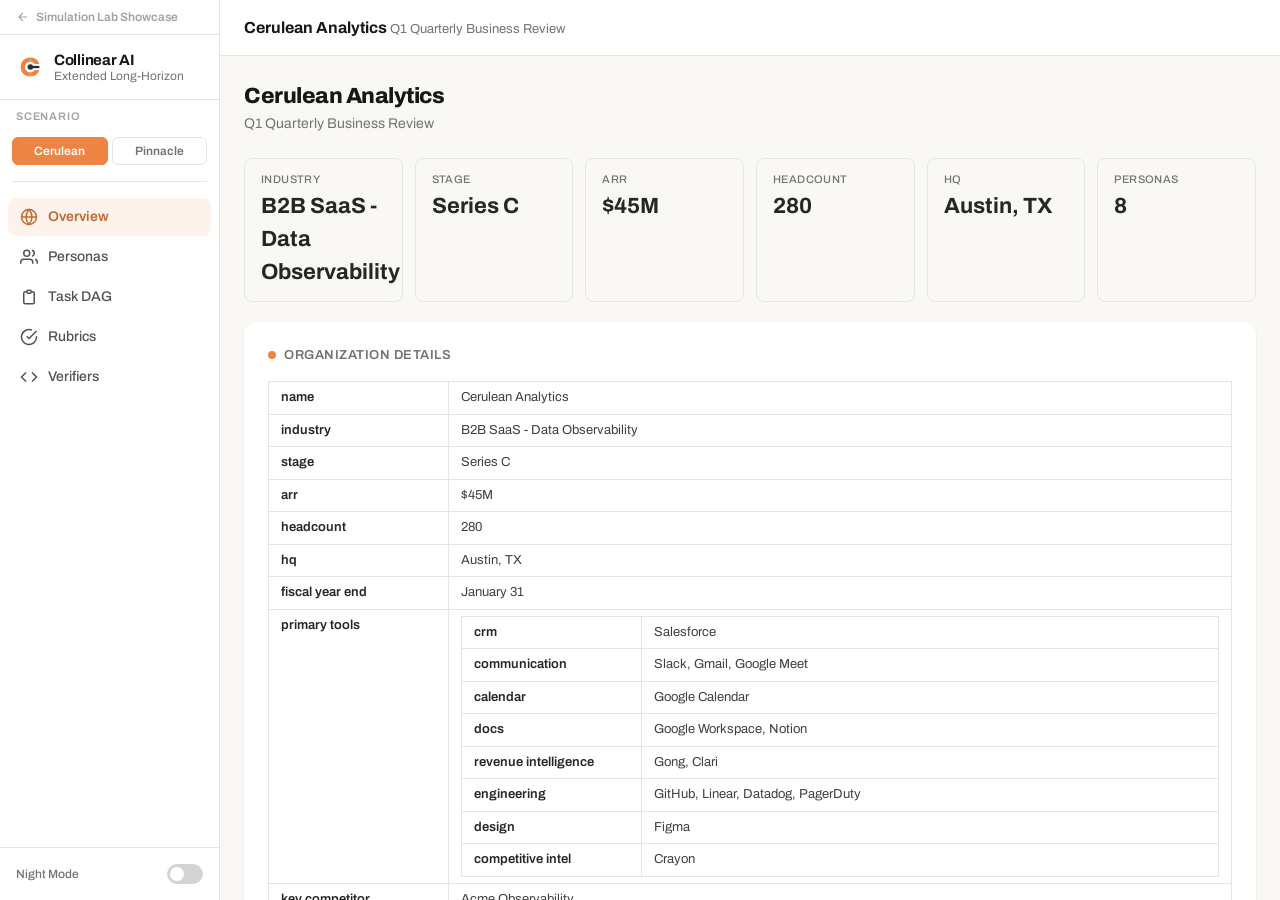
<file: demos/long-horizon-tasks/index.html>
<!DOCTYPE html>
<html lang="en">
<head>
<meta charset="UTF-8">
<meta name="viewport" content="width=device-width, initial-scale=1.0">
<link rel="icon" type="image/svg+xml" href="/favicon.svg">
<title>Collinear AI — Extended Long-Horizon Interactions</title>
<style>
:root {
  --orange: #F5A623; --orange-light: #FFF8EE; --orange-dark: #D4880E;
  --green: #34C759; --green-bg: #E8F8EE; --green-dark: #248A3D;
  --red: #FF3B30; --red-bg: #FFF0EF;
  --blue: #007AFF; --blue-bg: #EEF4FF;
  --purple: #AF52DE; --purple-bg: #F5EEFA;
  --teal: #5AC8FA; --teal-bg: #E8F8FD;
  --amber: #FF9500; --amber-bg: #FFF5E6;
  --indigo: #5856D6; --indigo-bg: #EEEEFB;
  --g50: #FAFAFA; --g100: #F5F5F5; --g150: #EFEFEF; --g200: #E5E5E5;
  --g300: #D4D4D4; --g400: #A3A3A3; --g500: #737373; --g600: #525252;
  --g700: #404040; --g800: #262626; --g900: #171717;
  --sidebar-w: 220px; --radius: 8px; --radius-lg: 12px;
}
html.dark {
  --g50: #1a1a1a; --g100: #222; --g150: #2a2a2a; --g200: #333;
  --g300: #444; --g400: #666; --g500: #999; --g600: #bbb;
  --g700: #ccc; --g800: #ddd; --g900: #f0f0f0;
  --orange-light: #3d2a1a;
}
html.dark body { background: #111; color: #f0f0f0; }
html.dark .sidebar { background: #1a1a1a; border-color: #333; }
html.dark .card { background: #1e1e1e; box-shadow: 0 1px 3px rgba(0,0,0,.3); }
html.dark .main-header { background: #1a1a1a; border-color: #333; }
html.dark .rsection { border-color: #333; }
html.dark .rsection-header { background: #1e1e1e; border-color: #333; }
html.dark .md-content { background: #1e1e1e; border-color: #333; }
html.dark .metric-box { background: #1e1e1e; border-color: #333; }
html.dark .env-pill { border-color: #444; background: #1e1e1e; color: #999; }
html.dark .back-link-bar { border-color: #333; }
html.dark .back-link { color: #666; }
html.dark .profile-card { background: #1e1e1e; border-color: #333; }
html.dark .code-wrap { background: #111; }
html.dark .code-header { background: #0a0a0a; }
html.dark .kv-table th { background: #222; border-color: #333; }
html.dark .kv-table td { border-color: #333; }
html.dark .career-item { background: #1e1e1e; }
html.dark .score-card { background: #1e1e1e; border-color: #333; }
html.dark .rel-item { background: #1e1e1e; }
* { margin:0; padding:0; box-sizing:border-box; }
body { font-family: -apple-system, BlinkMacSystemFont, 'Segoe UI', Roboto, sans-serif; background: var(--g50); color: var(--g900); line-height:1.5; display:flex; height:100vh; overflow:hidden; }

/* === LEFT SIDEBAR === */
.sidebar { width: var(--sidebar-w); background: white; border-right:1px solid var(--g200); display:flex; flex-direction:column; flex-shrink:0; }
.sidebar-brand { padding:16px 16px 12px; display:flex; align-items:center; gap:10px; font-size:16px; font-weight:700; color:var(--orange); letter-spacing:-0.5px; border-bottom:1px solid var(--g200); }
.sidebar-brand span { color:var(--g600); font-weight:400; font-size:14px; }
.sidebar-brand svg { flex-shrink:0; }
.sidebar-nav { padding:8px; }
.sidebar-item { display:flex; align-items:center; gap:10px; padding:10px 12px; border-radius:8px; cursor:pointer; font-size:14px; font-weight:500; color:var(--g600); transition:all .15s; margin-bottom:2px; border:none; background:none; width:100%; text-align:left; }
.sidebar-item:hover { background:var(--g100); }
.sidebar-item.active { background:var(--orange-light); color:var(--orange-dark); font-weight:600; }
.sidebar-item svg { width:18px; height:18px; flex-shrink:0; }
.sidebar-divider { height:1px; background:var(--g200); margin:8px 12px; }
.sidebar-section { padding:8px 16px 4px; font-size:11px; font-weight:600; text-transform:uppercase; letter-spacing:.8px; color:var(--g400); }
.env-pills { padding:8px 12px; display:flex; gap:4px; }
.env-pill { flex:1; padding:6px 8px; border-radius:6px; font-size:12px; font-weight:600; cursor:pointer; border:1.5px solid var(--g200); background:white; color:var(--g500); text-align:center; transition:all .15s; }
.env-pill:hover { border-color:var(--orange); }
.env-pill.active { background:var(--orange); border-color:var(--orange); color:white; }
.sidebar-count { font-size:10px; background:var(--g200); color:var(--g600); padding:1px 6px; border-radius:8px; margin-left:auto; }

/* === RIGHT MAIN === */
.main-area { flex:1; display:flex; flex-direction:column; overflow:hidden; }
.main-header { background:white; border-bottom:1px solid var(--g200); padding:14px 24px; display:flex; align-items:center; gap:12px; flex-shrink:0; min-height:56px; }
.main-header h2 { font-size:16px; font-weight:700; }
.main-header .subtitle { font-size:13px; color:var(--g500); font-weight:400; }
.main-content { flex:1; overflow-y:auto; padding:24px; }

/* === CARDS === */
.card { background:white; border-radius:var(--radius-lg); box-shadow:0 1px 3px rgba(0,0,0,.06), 0 1px 2px rgba(0,0,0,.04); padding:24px; margin-bottom:20px; }
.card-title { font-size:13px; font-weight:600; color:var(--g500); text-transform:uppercase; letter-spacing:.5px; margin-bottom:16px; display:flex; align-items:center; gap:8px; }
.card-title .dot { width:8px; height:8px; border-radius:50%; }

/* === BADGES === */
.badge { display:inline-block; padding:2px 10px; border-radius:10px; font-size:11px; font-weight:600; }
.badge-pass { background:var(--green-bg); color:var(--green-dark); }
.badge-fail { background:var(--red-bg); color:var(--red); }
.badge-info { background:var(--blue-bg); color:var(--blue); }
.badge-warn { background:var(--orange-light); color:var(--orange-dark); }
.badge-purple { background:var(--purple-bg); color:var(--purple); }
.badge-teal { background:var(--teal-bg); color:var(--teal); }
.badge-lg { font-size:13px; padding:4px 14px; }

/* === METRICS === */
.metrics-row { display:flex; gap:12px; flex-wrap:wrap; margin-bottom:20px; }
.metric-box { background:var(--g50); border:1px solid var(--g200); border-radius:8px; padding:12px 16px; min-width:100px; flex:1; }
.metric-label { font-size:11px; font-weight:500; color:var(--g500); text-transform:uppercase; letter-spacing:.4px; }
.metric-val { font-size:22px; font-weight:700; margin-top:2px; color:var(--g800); }

/* === COLLAPSIBLE SECTIONS === */
.rsection { border:1px solid var(--g200); border-radius:var(--radius-lg); overflow:hidden; margin-bottom:12px; }
.rsection-header { display:flex; align-items:center; gap:12px; padding:14px 20px; background:var(--g50); border-bottom:1px solid var(--g200); cursor:pointer; }
.rsection-header:hover { background:var(--g100); }
.rsection-header h3 { font-size:14px; font-weight:600; flex:1; }
.collapsible { overflow:hidden; transition:max-height .3s ease; }
.chevron-toggle { transition:transform .2s; display:inline-block; color:var(--g400); font-size:12px; }
.chevron-toggle.open { transform:rotate(180deg); }

/* === RUBRIC ROWS === */
.rrow { display:flex; align-items:flex-start; padding:12px 20px; border-bottom:1px solid var(--g150); font-size:13px; transition:background .1s; }
.rrow:last-child { border-bottom:none; } .rrow:hover { background:var(--g50); }
.rrow .ci { width:22px; height:22px; border-radius:50%; display:flex; align-items:center; justify-content:center; flex-shrink:0; font-size:12px; font-weight:700; margin-right:12px; margin-top:2px; }
.rrow .ct { flex:1; color:var(--g700); } .rrow .cs { font-weight:600; font-size:12px; margin-left:12px; min-width:60px; text-align:right; color:var(--g400); white-space:nowrap; }

/* === DIMENSION ITEMS === */
.dim-item { padding:16px 20px; border-bottom:1px solid var(--g150); }
.dim-item:last-child { border-bottom:none; }
.dim-top { display:flex; align-items:center; justify-content:space-between; margin-bottom:8px; flex-wrap:wrap; gap:8px; }
.dim-name { font-size:14px; font-weight:600; color:var(--g800); }
.dim-reason { font-size:13px; color:var(--g600); line-height:1.7; }

/* === PROFILES === */
.profile-grid { display:grid; grid-template-columns:repeat(auto-fill, minmax(280px, 1fr)); gap:16px; margin-bottom:24px; }
.profile-card { background:white; border:1px solid var(--g200); border-radius:var(--radius-lg); padding:16px; transition:box-shadow .15s; cursor:pointer; }
.profile-card:hover { box-shadow:0 4px 12px rgba(0,0,0,.08); }
.profile-avatar { width:40px; height:40px; border-radius:50%; display:flex; align-items:center; justify-content:center; font-size:15px; font-weight:700; color:white; flex-shrink:0; }
.profile-top { display:flex; align-items:center; gap:12px; margin-bottom:10px; }
.profile-name { font-size:15px; font-weight:600; }
.profile-title { font-size:12px; color:var(--g500); }
.profile-meta { font-size:12px; color:var(--g500); margin-top:4px; }

/* === JSON/KV TABLE === */
.kv-table { border-collapse:collapse; width:100%; font-size:13px; }
.kv-table th { text-align:left; padding:6px 12px; background:var(--g100); border:1px solid var(--g200); font-weight:600; color:var(--g700); }
.kv-table td { padding:6px 12px; border:1px solid var(--g200); color:var(--g700); vertical-align:top; }
.kv-table td:first-child { font-weight:600; color:var(--g800); width:180px; white-space:nowrap; }

/* === PERSONA DETAIL === */
.persona-section { margin-bottom:16px; }
.persona-section-title { font-size:11px; font-weight:700; color:var(--g500); text-transform:uppercase; letter-spacing:.6px; margin-bottom:8px; }
.career-item { margin-bottom:8px; padding:10px 14px; background:var(--g50); border-radius:8px; border-left:3px solid var(--orange); }
.career-item .cr-role { font-size:13px; font-weight:600; color:var(--g900); }
.career-item .cr-company { font-size:12px; color:var(--g500); }
.career-item .cr-note { font-size:12px; color:var(--g600); margin-top:4px; font-style:italic; }
.rel-item { display:flex; gap:8px; padding:8px 12px; background:var(--g50); border-radius:6px; margin-bottom:6px; }
.rel-item .rel-name { font-size:13px; font-weight:600; color:var(--g800); min-width:120px; }
.rel-item .rel-desc { font-size:12px; color:var(--g600); }

/* === SCORING GUIDE === */
.score-guide { display:flex; gap:6px; flex-wrap:wrap; margin-top:10px; }
.score-card { flex:1; min-width:140px; padding:8px 10px; border-radius:6px; background:var(--g50); border:1px solid var(--g200); }
.score-card .sc-num { font-size:15px; font-weight:800; }
.score-card .sc-desc { font-size:11px; color:var(--g600); margin-top:2px; line-height:1.5; }

/* === MD CONTENT === */
.md-content { font-size:14px; color:var(--g700); line-height:1.7; max-height:600px; overflow-y:auto; padding:20px; background:var(--g50); border-radius:8px; border:1px solid var(--g200); }
.md-content.full { max-height:none; }
.md-content h1 { font-size:20px; font-weight:700; color:var(--g900); margin:24px 0 12px; padding-bottom:8px; border-bottom:2px solid var(--g200); }
.md-content h2 { font-size:17px; font-weight:700; color:var(--g800); margin:20px 0 10px; padding-bottom:6px; border-bottom:1px solid var(--g200); }
.md-content h3 { font-size:15px; font-weight:600; color:var(--g800); margin:16px 0 8px; }
.md-content h4 { font-size:14px; font-weight:600; color:var(--g700); margin:12px 0 6px; }
.md-content p { margin:0 0 12px; }
.md-content ul,.md-content ol { margin:0 0 12px; padding-left:24px; }
.md-content li { margin-bottom:4px; }
.md-content table { border-collapse:collapse; width:100%; margin:12px 0; font-size:13px; }
.md-content table th { background:var(--g100); font-weight:600; color:var(--g800); text-align:left; padding:8px 12px; border:1px solid var(--g200); }
.md-content table td { padding:6px 12px; border:1px solid var(--g200); color:var(--g700); }
.md-content table tr:hover td { background:#FFFDE7; }
.md-content pre { background:var(--g800); color:#E0E0E0; padding:14px 16px; border-radius:8px; overflow-x:auto; font-family:'SF Mono',Menlo,monospace; font-size:12px; line-height:1.5; margin:12px 0; }
.md-content code { background:var(--g150); padding:2px 5px; border-radius:3px; font-family:'SF Mono',Menlo,monospace; font-size:12px; }
.md-content pre code { background:none; padding:0; }
.md-content blockquote { border-left:3px solid var(--orange); padding:8px 16px; margin:12px 0; background:var(--orange-light); border-radius:0 6px 6px 0; }
.md-content hr { border:none; border-top:1px solid var(--g200); margin:16px 0; }
.md-content strong { color:var(--g900); }

/* === CODE DISPLAY === */
.code-wrap { background:var(--g800); border-radius:var(--radius-lg); overflow:hidden; }
.code-header { padding:10px 16px; background:var(--g900); display:flex; align-items:center; gap:8px; }
.code-header .ch-dot { width:10px; height:10px; border-radius:50%; }
.code-header .ch-name { font-size:12px; color:var(--g400); font-family:'SF Mono',Menlo,monospace; margin-left:8px; }
.code-body { padding:16px; overflow:auto; max-height:80vh; font-family:'SF Mono',Menlo,monospace; font-size:12px; line-height:1.6; color:#E0E0E0; white-space:pre; }
.code-body .kw { color:#C792EA; } .code-body .fn { color:#82AAFF; } .code-body .st { color:#C3E88D; }
.code-body .cm { color:#546E7A; font-style:italic; } .code-body .dc { color:#FFCB6B; } .code-body .nu { color:#F78C6C; }

/* === PANELS === */
.panel { display:none; flex-direction:column; flex:1; overflow:hidden; }
.panel.active { display:flex; }

::-webkit-scrollbar { width:6px; height:6px; }
::-webkit-scrollbar-track { background:transparent; }
::-webkit-scrollbar-thumb { background:var(--g300); border-radius:3px; }
::-webkit-scrollbar-thumb:hover { background:var(--g400); }
.sidebar-night-mode { margin-top:auto; padding:16px; border-top:1px solid var(--g200); display:flex; align-items:center; justify-content:space-between; font-size:12px; font-weight:500; color:var(--g500); }
html.dark .sidebar-night-mode { border-color:#333; color:#888; }
.toggle-switch { position:relative; width:36px; height:20px; flex-shrink:0; }
.toggle-switch input { opacity:0; width:0; height:0; }
.toggle-slider { position:absolute; top:0; left:0; right:0; bottom:0; background:var(--g300); border-radius:20px; cursor:pointer; transition:.2s; }
.toggle-slider:before { content:''; position:absolute; height:14px; width:14px; left:3px; bottom:3px; background:white; border-radius:50%; transition:.2s; }
.toggle-switch input:checked+.toggle-slider { background:var(--orange); }
.toggle-switch input:checked+.toggle-slider:before { transform:translateX(16px); }
html.dark .toggle-slider { background:#555; }
</style>
<link rel="stylesheet" href="../../brand.css">
</head>
<body>

<aside class="sidebar">
  <div class="back-link-bar">
    <a href="../../index.html" class="back-link">
      <svg viewBox="0 0 24 24" fill="none" stroke="currentColor" stroke-width="2"><path d="M19 12H5M12 19l-7-7 7-7"/></svg>
      Simulation Lab Showcase
    </a>
  </div>
  <div class="sidebar-brand">
    <svg class="brand-logo" viewBox="0 0 296.06 297.89" xmlns="http://www.w3.org/2000/svg">
      <path fill="#ee8443" d="M151.88,92.79v-43.88c-61.18,0-102.92,42.53-102.92,100.41h46.36c0-32.73,23.92-56.53,56.56-56.53Z"/>
      <path fill="#2c2c2c" d="M182.66,149.33c0-17.31-12.45-30.03-30.72-30.09h-.13c-18.26.06-30.72,12.78-30.72,30.09,0,17.31,12.46,30.03,30.72,30.09h.13c18.26-.06,30.72-12.79,30.72-30.09Z"/>
      <path fill="#ee8443" d="M151.88,205.68v43.88c-61.18,0-102.92-42.53-102.92-100.41h46.36c0,32.73,23.92,56.53,56.56,56.53Z"/>
      <path fill="#ee8443" d="M247.76,117.2c-10.94-43.58-51.24-68.28-95.88-68.28v43.88c17.45,0,36.84,9.11,46.12,24.4,0-.08,49.77-.08,49.77,0Z"/>
      <path fill="#ee8443" d="M247.76,181.44c-10.94,43.57-51.24,68.28-95.88,68.28v-43.88c17.45,0,36.84-9.11,46.12-24.4,0,.08,49.77.08,49.77,0Z"/>
      <path fill="#2c2c2c" d="M247.76,137.28h-98.39v24.1h98.39v-24.1Z"/>
    </svg>
    <div class="brand-text">Collinear AI<span>Extended Long-Horizon</span></div>
  </div>
  <div class="sidebar-section">Scenario</div>
  <div class="env-pills">
    <button class="env-pill active" onclick="switchEnv('cerulean_qbr')">Cerulean</button>
    <button class="env-pill" onclick="switchEnv('pinnacle_migration')">Pinnacle</button>
  </div>
  <div class="sidebar-divider"></div>
  <nav class="sidebar-nav" id="sidebar-nav">
    <button class="sidebar-item active" data-view="overview" onclick="switchView(this,'overview')">
      <svg viewBox="0 0 24 24" fill="none" stroke="currentColor" stroke-width="2"><circle cx="12" cy="12" r="10"/><path d="M2 12h20M12 2a15.3 15.3 0 014 10 15.3 15.3 0 01-4 10 15.3 15.3 0 01-4-10 15.3 15.3 0 014-10z"/></svg>
      Overview
    </button>
    <button class="sidebar-item" data-view="personas" onclick="switchView(this,'personas')">
      <svg viewBox="0 0 24 24" fill="none" stroke="currentColor" stroke-width="2"><path d="M17 21v-2a4 4 0 00-4-4H5a4 4 0 00-4 4v2"/><circle cx="9" cy="7" r="4"/><path d="M23 21v-2a4 4 0 00-3-3.87M16 3.13a4 4 0 010 7.75"/></svg>
      Personas
    </button>
    <button class="sidebar-item" data-view="dag" onclick="switchView(this,'dag')">
      <svg viewBox="0 0 24 24" fill="none" stroke="currentColor" stroke-width="2"><path d="M9 5H7a2 2 0 00-2 2v12a2 2 0 002 2h10a2 2 0 002-2V7a2 2 0 00-2-2h-2M9 5a2 2 0 002 2h2a2 2 0 002-2M9 5a2 2 0 012-2h2a2 2 0 012 2"/></svg>
      Task DAG
    </button>
    <button class="sidebar-item" data-view="rubrics" onclick="switchView(this,'rubrics')">
      <svg viewBox="0 0 24 24" fill="none" stroke="currentColor" stroke-width="2"><path d="M22 11.08V12a10 10 0 11-5.93-9.14"/><polyline points="22 4 12 14.01 9 11.01"/></svg>
      Rubrics
    </button>
    <button class="sidebar-item" data-view="verifiers" onclick="switchView(this,'verifiers')">
      <svg viewBox="0 0 24 24" fill="none" stroke="currentColor" stroke-width="2"><polyline points="16 18 22 12 16 6"/><polyline points="8 6 2 12 8 18"/></svg>
      Verifiers
    </button>
  </nav>
  <div class="sidebar-night-mode">
    <span>Night Mode</span>
    <label class="toggle-switch"><input type="checkbox" id="theme-toggle"><span class="toggle-slider"></span></label>
  </div>
</aside>

<div class="main-area">
  <div class="panel active" id="panel-overview">
    <div class="main-header"><h2 id="hdr-overview">Overview</h2></div>
    <div class="main-content" id="overview-content"></div>
  </div>
  <div class="panel" id="panel-personas">
    <div class="main-header"><h2 id="hdr-personas">Personas</h2></div>
    <div class="main-content" id="personas-content"></div>
  </div>
  <div class="panel" id="panel-dag">
    <div class="main-header"><h2 id="hdr-dag">Task DAG</h2></div>
    <div class="main-content" id="dag-content"></div>
  </div>
  <div class="panel" id="panel-rubrics">
    <div class="main-header"><h2 id="hdr-rubrics">Rubrics</h2></div>
    <div class="main-content" id="rubrics-content"></div>
  </div>
  <div class="panel" id="panel-verifiers">
    <div class="main-header"><h2 id="hdr-verifiers">Verifiers</h2></div>
    <div class="main-content" id="verifiers-content"></div>
  </div>
</div>

<script>
let DATA=null, currentEnv='cerulean_qbr', currentView='overview';
const ENV_META={
  cerulean_qbr:{name:'Cerulean Analytics',sub:'Q1 Quarterly Business Review'},
  pinnacle_migration:{name:'Pinnacle Health Systems',sub:'CloudRad Vendor Migration'}
};
const COLORS=['#F5A623','#007AFF','#34C759','#AF52DE','#FF3B30','#5856D6','#FF9500','#00C7BE','#2E86AB','#A23B72','#F18F01','#C73E1D'];

function esc(s){return String(s==null?'':s).replace(/&/g,'&amp;').replace(/</g,'&lt;').replace(/>/g,'&gt;');}

function md(raw){
  let s=esc(raw);
  s=s.replace(/```(\w*)\n([\s\S]*?)```/g,function(_,lang,code){
    if(/[┌┐└┘├┤┬┴┼─│▼▲►◄═║╔╗╚╝╠╣╦╩╬]/.test(code))return'<div style="background:var(--g800);color:#A5D6A7;padding:16px;border-radius:8px;overflow-x:auto;font-family:\'SF Mono\',Menlo,monospace;font-size:11px;line-height:1.4;white-space:pre;margin:12px 0">'+code+'</div>';
    return'<pre><code>'+code+'</code></pre>';
  });
  s=s.replace(/`([^`]+)`/g,'<code>$1</code>');
  s=s.replace(/((?:^\|.+\|$\n?)+)/gm,function(block){
    const rows=block.trim().split('\n').filter(r=>r.trim());
    if(rows.length<2)return block;
    const isSep=r=>/^\|[\s\-:|]+\|$/.test(r);
    let html='<table>';let headerDone=false;
    rows.forEach((row,i)=>{
      if(isSep(row)){headerDone=true;return;}
      const cells=row.split('|').slice(1,-1).map(c=>c.trim());
      if(!headerDone&&i===0)html+='<thead><tr>'+cells.map(c=>'<th>'+c+'</th>').join('')+'</tr></thead><tbody>';
      else html+='<tr>'+cells.map(c=>'<td>'+c+'</td>').join('')+'</tr>';
    });
    html+='</tbody></table>';return html;
  });
  s=s.replace(/^#### (.+)$/gm,'<h4>$1</h4>');
  s=s.replace(/^### (.+)$/gm,'<h3>$1</h3>');
  s=s.replace(/^## (.+)$/gm,'<h2>$1</h2>');
  s=s.replace(/^# (.+)$/gm,'<h1>$1</h1>');
  s=s.replace(/\*\*\*(.+?)\*\*\*/g,'<strong><em>$1</em></strong>');
  s=s.replace(/\*\*(.+?)\*\*/g,'<strong>$1</strong>');
  s=s.replace(/\*(.+?)\*/g,'<em>$1</em>');
  s=s.replace(/^---+$/gm,'<hr>');
  s=s.replace(/^&gt; (.+)$/gm,'<blockquote>$1</blockquote>');
  s=s.replace(/((?:^[\s]*[-*] .+$\n?)+)/gm,function(block){
    const items=block.trim().split('\n').map(l=>l.replace(/^\s*[-*] /,''));
    return'<ul>'+items.map(i=>'<li>'+i+'</li>').join('')+'</ul>';
  });
  s=s.replace(/((?:^\d+\. .+$\n?)+)/gm,function(block){
    const items=block.trim().split('\n').map(l=>l.replace(/^\d+\. /,''));
    return'<ol>'+items.map(i=>'<li>'+i+'</li>').join('')+'</ol>';
  });
  s=s.replace(/\n\n+/g,'</p><p>');
  s=s.replace(/\n/g,'<br>');
  if(!/^<[huptdob]/.test(s))s='<p>'+s+'</p>';
  s=s.replace(/<p>\s*<\/p>/g,'');
  s=s.replace(/<p>(<(?:h[1-4]|table|ul|ol|pre|div|hr|blockquote))/g,'$1');
  s=s.replace(/(<\/(?:h[1-4]|table|ul|ol|pre|div|hr|blockquote)>)<\/p>/g,'$1');
  return s;
}

function toggle(id){const el=document.getElementById(id),ch=document.getElementById(id+'-ch');if(!el)return;const o=el.style.maxHeight&&el.style.maxHeight!=='0px';el.style.maxHeight=o?'0px':el.scrollHeight+'px';if(ch)ch.classList.toggle('open',!o);}

function switchEnv(env){
  currentEnv=env;
  document.querySelectorAll('.env-pill').forEach(p=>{
    const t=p.textContent.trim().toLowerCase();
    p.classList.toggle('active',(env==='cerulean_qbr'&&t==='cerulean')||(env==='pinnacle_migration'&&t==='pinnacle'));
  });
  updateCounts();
  renderCurrentView();
}
function switchView(el,view){
  currentView=view;
  document.querySelectorAll('.sidebar-item').forEach(i=>i.classList.remove('active'));
  el.classList.add('active');
  document.querySelectorAll('.panel').forEach(p=>p.classList.remove('active'));
  document.getElementById('panel-'+view).classList.add('active');
  renderCurrentView();
}
function updateCounts(){
}
function renderCurrentView(){
  const r={overview:renderOverview,personas:renderPersonas,dag:renderDAG,rubrics:renderRubrics,verifiers:renderVerifiers};
  if(r[currentView])r[currentView]();
}

/* ============ OVERVIEW ============ */
function renderOverview(){
  const env=DATA[currentEnv],org=env.organization,meta=ENV_META[currentEnv];
  let h='';

  // Title
  h+=`<div style="margin-bottom:24px"><h2 style="font-size:22px;font-weight:800;letter-spacing:-0.5px">${esc(meta.name)}</h2><div style="font-size:14px;color:var(--g500)">${esc(meta.sub)}</div></div>`;

  // Metrics
  h+='<div class="metrics-row">';
  if(currentEnv==='cerulean_qbr'){
    h+=mbox('Industry',org.industry);h+=mbox('Stage',org.stage);h+=mbox('ARR',org.arr);h+=mbox('Headcount',org.headcount);h+=mbox('HQ',org.hq);h+=mbox('Personas',env.personas.length);
  }else{
    h+=mbox('Industry',org.industry);h+=mbox('Type',org.type);h+=mbox('Employees',org.employees);h+=mbox('HQ',org.hq);h+=mbox('Hospitals',(org.facilities||{}).hospitals);h+=mbox('Personas',env.personas.length);
  }
  h+='</div>';

  // Org details
  h+='<div class="card"><div class="card-title"><div class="dot" style="background:var(--orange)"></div>ORGANIZATION DETAILS</div>';
  h+=renderObj(org);
  h+='</div>';

  // Project overview (extract from project_dag up to the DAG section)
  const dagText=env.project_dag;
  const cutIdx=dagText.indexOf('## Task DAG');
  const overviewText=cutIdx>0?dagText.substring(0,cutIdx):dagText.substring(0,2000);
  h+='<div class="card"><div class="card-title"><div class="dot" style="background:var(--blue)"></div>PROJECT OVERVIEW</div>';
  h+=`<div class="md-content full">${md(overviewText)}</div>`;
  h+='</div>';

  document.getElementById('overview-content').innerHTML=h;
  document.getElementById('hdr-overview').innerHTML=`${esc(meta.name)} <span class="subtitle">${esc(meta.sub)}</span>`;
}

function mbox(label,val){return`<div class="metric-box"><div class="metric-label">${esc(label)}</div><div class="metric-val">${esc(String(val==null?'':val))}</div></div>`;}

function renderObj(obj,depth){
  depth=depth||0;
  if(obj==null)return'';
  if(typeof obj==='string'||typeof obj==='number'||typeof obj==='boolean')return esc(String(obj));
  if(Array.isArray(obj)){
    if(obj.length===0)return'<em style="color:var(--g400)">none</em>';
    if(typeof obj[0]==='string'||typeof obj[0]==='number')return obj.map(v=>`<span class="badge badge-info" style="margin:2px">${esc(String(v))}</span>`).join('');
    return'<ul style="list-style:none;padding:0">'+obj.map(v=>'<li style="padding:4px 0;border-bottom:1px solid var(--g150)">'+renderObj(v,depth+1)+'</li>').join('')+'</ul>';
  }
  let h='<table class="kv-table">';
  for(const[k,v]of Object.entries(obj)){
    h+=`<tr><td>${esc(k.replace(/_/g,' '))}</td><td>`;
    if(typeof v==='object'&&v!==null)h+=renderObj(v,depth+1);
    else h+=esc(String(v==null?'':v));
    h+='</td></tr>';
  }
  h+='</table>';
  return h;
}

/* ============ PERSONAS ============ */
function renderPersonas(){
  const env=DATA[currentEnv],meta=ENV_META[currentEnv];
  let h='';

  document.getElementById('hdr-personas').innerHTML=`Personas <span class="subtitle">${env.personas.length} characters</span>`;

  // Compact grid
  h+='<div class="profile-grid">';
  env.personas.forEach((p,i)=>{
    const bg=COLORS[i%COLORS.length],ini=(p.name||'').split(' ').map(w=>w[0]).join('').substring(0,2);
    h+=`<div class="profile-card" onclick="document.getElementById('pd-${i}').scrollIntoView({behavior:'smooth'});toggle('pd-${i}')">`;
    h+=`<div class="profile-top"><div class="profile-avatar" style="background:${bg}">${ini}</div><div><div class="profile-name">${esc(p.name)}</div><div class="profile-title">${esc(p.role)}</div></div></div>`;
    h+=`<div class="profile-meta">${esc(p.location||'')} &middot; ${esc((p.availability||{}).working_hours||'')}</div>`;
    h+='</div>';
  });
  h+='</div>';

  // Detail sections
  env.personas.forEach((p,i)=>{
    const bg=COLORS[i%COLORS.length],ini=(p.name||'').split(' ').map(w=>w[0]).join('').substring(0,2);
    const id='pd-'+i;

    h+='<div class="rsection">';
    h+=`<div class="rsection-header" onclick="toggle('${id}')">`;
    h+=`<div class="profile-avatar" style="background:${bg};width:32px;height:32px;font-size:12px">${ini}</div>`;
    h+=`<h3>${esc(p.name)} <span style="font-weight:400;color:var(--g500)">${esc(p.role)}</span></h3>`;
    h+=`<span class="badge badge-info">${esc(p.location||'')}</span>`;
    h+=`<span class="badge badge-teal">${esc(p.timezone||'')}</span>`;
    h+=`<span class="chevron-toggle" id="${id}-ch">&#9660;</span>`;
    h+='</div>';

    h+=`<div class="collapsible" id="${id}" style="max-height:0"><div style="padding:20px">`;

    // Basic info
    h+='<div class="metrics-row">';
    h+=mbox('Age',p.age);h+=mbox('Location',p.location);h+=mbox('Timezone',p.timezone);h+=mbox('Reports To',(p.reports_to||'').replace(/_/g,' '));
    h+='</div>';

    // Availability
    if(p.availability){
      h+=psec('Availability');
      h+='<table class="kv-table">';
      for(const[k,v]of Object.entries(p.availability))h+=`<tr><td>${esc(k.replace(/_/g,' '))}</td><td>${esc(String(v))}</td></tr>`;
      h+='</table></div>';
    }

    // Background
    if(p.background){
      h+=psec('Background');
      if(p.background.education){
        h+='<div style="margin-bottom:12px"><div style="font-size:11px;font-weight:600;color:var(--g400);margin-bottom:6px">EDUCATION</div>';
        (Array.isArray(p.background.education)?p.background.education:[p.background.education]).forEach(e=>{
          if(e.degree)h+=`<div style="font-size:13px">${esc(e.degree)}${e.institution?', '+esc(e.institution):''}</div>`;
          if(e.certification)h+=`<div style="font-size:13px"><span class="badge badge-pass">${esc(e.certification)}</span></div>`;
        });
        h+='</div>';
      }
      if(p.background.career){
        h+='<div style="font-size:11px;font-weight:600;color:var(--g400);margin-bottom:6px">CAREER</div>';
        p.background.career.forEach(c=>{
          h+='<div class="career-item">';
          h+=`<div class="cr-role">${esc(c.role||'')}</div>`;
          h+=`<div class="cr-company">${esc(c.company||'')} (${esc(c.duration||'')})</div>`;
          if(c.note)h+=`<div class="cr-note">"${esc(c.note)}"</div>`;
          h+='</div>';
        });
      }
      h+='</div>';
    }

    // Communication style
    if(p.communication_style){
      h+=psec('Communication Style');
      for(const[channel,details]of Object.entries(p.communication_style)){
        h+=`<div style="margin-bottom:12px"><span class="badge badge-warn badge-lg" style="margin-bottom:8px">${esc(channel)}</span>`;
        if(typeof details==='object'&&details!==null){
          h+='<table class="kv-table">';
          for(const[k,v]of Object.entries(details))h+=`<tr><td>${esc(k.replace(/_/g,' '))}</td><td>${esc(String(v))}</td></tr>`;
          h+='</table>';
        }else h+=`<div style="font-size:13px;color:var(--g700)">${esc(String(details))}</div>`;
        h+='</div>';
      }
      h+='</div>';
    }

    // Decision making
    if(p.decision_making){
      h+=psec('Decision Making');
      h+='<table class="kv-table">';
      for(const[k,v]of Object.entries(p.decision_making))h+=`<tr><td>${esc(k.replace(/_/g,' '))}</td><td>${esc(String(v))}</td></tr>`;
      h+='</table></div>';
    }

    // KPIs
    if(p.kpis&&p.kpis.length){
      h+=psec('KPIs');
      h+='<table class="kv-table"><thead><tr><th>Metric</th><th>Target</th></tr></thead><tbody>';
      p.kpis.forEach(k=>{h+=`<tr><td>${esc(k.metric||'')}</td><td style="color:var(--blue);font-weight:600">${esc(k.target||'')}</td></tr>`;});
      h+='</tbody></table></div>';
    }

    // Pain points
    if(p.pain_points&&p.pain_points.length){
      h+=psec('Pain Points');
      p.pain_points.forEach(pp=>{h+=`<div style="padding:8px 0;border-bottom:1px solid var(--g150);font-size:13px;color:var(--g700)">${esc(String(pp))}</div>`;});
      h+='</div>';
    }

    // Relationships
    if(p.relationships){
      h+=psec('Relationships');
      const rels=typeof p.relationships==='object'&&!Array.isArray(p.relationships)?Object.entries(p.relationships).map(([k,v])=>({name:k,desc:v})):
        Array.isArray(p.relationships)?p.relationships:[];
      rels.forEach(r=>{
        const name=r.name||r.with||'';
        const desc=r.desc||r.dynamic||r.description||'';
        h+=`<div class="rel-item"><div class="rel-name">${esc(name.replace(/_/g,' '))}</div><div class="rel-desc">${esc(desc)}</div></div>`;
      });
      h+='</div>';
    }

    // Tools used
    if(p.tools_used&&p.tools_used.length){
      h+=psec('Tools Used');
      h+='<div style="display:flex;flex-wrap:wrap;gap:4px">';
      p.tools_used.forEach(t=>{h+=`<span class="badge badge-info">${esc(t)}</span>`;});
      h+='</div></div>';
    }

    // Blind spots
    if(p.blind_spots&&p.blind_spots.length){
      h+=psec('Blind Spots');
      p.blind_spots.forEach(bs=>{h+=`<div style="padding:8px 0;border-bottom:1px solid var(--g150);font-size:13px;color:var(--g700)">${esc(String(bs))}</div>`;});
      h+='</div>';
    }

    // Catch-all for any other fields
    const handled=['id','name','role','reports_to','age','location','timezone','availability','background','communication_style','decision_making','kpis','pain_points','relationships','tools_used','blind_spots'];
    for(const[key,val]of Object.entries(p)){
      if(handled.includes(key)||val==null)continue;
      h+=psec(key.replace(/_/g,' '));
      if(typeof val==='object')h+=renderObj(val);
      else h+=`<div style="font-size:13px;color:var(--g700)">${esc(String(val))}</div>`;
      h+='</div>';
    }

    h+='</div></div></div>';
  });

  document.getElementById('personas-content').innerHTML=h;
}
function psec(title){return`<div class="persona-section"><div class="persona-section-title">${esc(title)}</div>`;}

/* ============ TASK DAG ============ */
function renderDAG(){
  const env=DATA[currentEnv],meta=ENV_META[currentEnv];
  document.getElementById('hdr-dag').innerHTML=`Task DAG <span class="subtitle">${esc(meta.name)}</span>`;
  document.getElementById('dag-content').innerHTML=`<div class="md-content full">${md(env.project_dag)}</div>`;
}

/* ============ RUBRICS ============ */
function renderRubrics(){
  const env=DATA[currentEnv],rubrics=env.rubrics||{},meta=ENV_META[currentEnv];
  let h='';

  document.getElementById('hdr-rubrics').innerHTML=`Rubrics <span class="subtitle">${esc(meta.name)}</span>`;

  // Scoring scale
  const scale=rubrics.scoring_scale;
  if(scale){
    h+='<div class="card"><div class="card-title"><div class="dot" style="background:var(--orange)"></div>SCORING SCALE (1&ndash;5)</div>';
    h+='<div class="metrics-row">';
    const sColors={1:'var(--red)',2:'var(--orange)',3:'var(--amber)',4:'var(--blue)',5:'var(--green)'};
    for(const[score,desc]of Object.entries(scale)){
      h+=`<div class="metric-box"><div class="metric-val" style="color:${sColors[score]||'var(--g700)'}">${score}</div><div style="font-size:11px;color:var(--g600);margin-top:4px">${esc(desc)}</div></div>`;
    }
    h+='</div></div>';
  }

  // Per-task rubrics
  const taskKeys=Object.keys(rubrics).filter(k=>k!=='scoring_scale');
  taskKeys.forEach((key,i)=>{
    const task=rubrics[key];
    const taskNum=(key.match(/^(T\d+)/)||['',''])[1];
    const taskName=key.replace(/^T\d+_/,'').replace(/_/g,' ');
    const id='rub-'+i;
    const nC=(task.programmatic_checks||[]).length;
    const nR=(task.rubric_criteria||[]).length;

    h+='<div class="rsection">';
    h+=`<div class="rsection-header" onclick="toggle('${id}')">`;
    h+=`<h3><span style="color:var(--orange);font-family:'SF Mono',Menlo,monospace;margin-right:8px">${esc(taskNum)}</span>${esc(taskName)}</h3>`;
    if(nC)h+=`<span class="badge badge-info">${nC} checks</span>`;
    if(nR)h+=`<span class="badge badge-purple">${nR} criteria</span>`;
    h+=`<span class="chevron-toggle" id="${id}-ch">&#9660;</span>`;
    h+='</div>';

    h+=`<div class="collapsible" id="${id}" style="max-height:0">`;

    // Programmatic checks
    if(task.programmatic_checks&&task.programmatic_checks.length){
      h+='<div style="padding:10px 20px;font-size:11px;font-weight:700;color:var(--g500);text-transform:uppercase;letter-spacing:.6px;border-bottom:1px solid var(--g200);background:var(--blue-bg)">Programmatic Checks</div>';
      task.programmatic_checks.forEach(check=>{
        const typeIcon=check.type==='boolean'?'&#9745;':check.type==='checklist'?'&#9776;':'&#8776;';
        h+='<div class="rrow">';
        h+=`<div class="ci" style="background:var(--blue-bg);color:var(--blue)">${typeIcon}</div>`;
        h+=`<div class="ct"><strong>${esc(check.name||'')}</strong><div style="font-size:12px;color:var(--g500);margin-top:2px">${esc(check.description||'')}</div>`;
        if(check.items&&check.items.length){
          h+='<div style="margin-top:6px;display:flex;flex-wrap:wrap;gap:4px">';
          check.items.forEach(item=>{h+=`<span class="badge badge-info">${esc(String(item).replace(/_/g,' '))}</span>`;});
          h+='</div>';
        }
        h+=`</div><div class="cs">${esc(check.type||'')}</div></div>`;
      });
    }

    // Rubric criteria
    if(task.rubric_criteria&&task.rubric_criteria.length){
      h+='<div style="padding:10px 20px;font-size:11px;font-weight:700;color:var(--g500);text-transform:uppercase;letter-spacing:.6px;border-bottom:1px solid var(--g200);border-top:1px solid var(--g200);background:var(--purple-bg)">Rubric Criteria</div>';
      task.rubric_criteria.forEach(crit=>{
        h+='<div class="dim-item">';
        h+=`<div class="dim-top"><span class="dim-name">${esc(crit.name||'')}</span><span class="badge badge-purple">${esc(crit.dimension||'')}</span></div>`;
        h+=`<div class="dim-reason">${esc(crit.description||'')}</div>`;
        if(crit.scoring){
          const sColors={1:'var(--red)',2:'var(--orange)',3:'var(--amber)',4:'var(--blue)',5:'var(--green)'};
          h+='<div class="score-guide">';
          for(const[score,guide]of Object.entries(crit.scoring)){
            h+=`<div class="score-card"><div class="sc-num" style="color:${sColors[score]||'var(--g700)'}">${score}</div><div class="sc-desc">${esc(guide)}</div></div>`;
          }
          h+='</div>';
        }
        h+='</div>';
      });
    }

    h+='</div></div>';
  });

  document.getElementById('rubrics-content').innerHTML=h;
}

/* ============ VERIFIERS ============ */
function renderVerifiers(){
  const env=DATA[currentEnv],meta=ENV_META[currentEnv];
  document.getElementById('hdr-verifiers').innerHTML=`Verifiers <span class="subtitle">${esc(meta.name)}</span>`;

  const code=env.verifiers_code||'';
  // Basic Python syntax highlighting
  let highlighted=esc(code);
  // Comments
  highlighted=highlighted.replace(/(#[^\n]*)/g,'<span class="cm">$1</span>');
  // Strings (triple-quoted first, then single/double)
  highlighted=highlighted.replace(/(&#34;&#34;&#34;[\s\S]*?&#34;&#34;&#34;|&#39;&#39;&#39;[\s\S]*?&#39;&#39;&#39;)/g,'<span class="st">$1</span>');
  highlighted=highlighted.replace(/(f?&#34;(?:[^&#]|&[^#]|&#[^3]|&#3[^4])*?&#34;)/g,'<span class="st">$1</span>');
  highlighted=highlighted.replace(/(f?&#39;(?:[^&#]|&[^#]|&#[^3]|&#3[^9])*?&#39;)/g,'<span class="st">$1</span>');
  // Keywords
  const kws='import|from|def|class|return|if|elif|else|for|while|in|not|and|or|is|None|True|False|try|except|raise|with|as|pass|break|continue|yield|lambda|assert|finally|global|nonlocal'.split('|');
  kws.forEach(kw=>{
    highlighted=highlighted.replace(new RegExp('\\b('+kw+')\\b','g'),'<span class="kw">$1</span>');
  });
  // Decorators
  highlighted=highlighted.replace(/(@\w+)/g,'<span class="dc">$1</span>');
  // Numbers
  highlighted=highlighted.replace(/\b(\d+\.?\d*)\b/g,'<span class="nu">$1</span>');

  const lines=code.split('\n').length;
  let h=`<div style="margin-bottom:16px;display:flex;align-items:center;gap:12px">`;
  h+=`<span class="badge badge-info badge-lg">${lines} lines</span>`;
  h+=`<span class="badge badge-warn badge-lg">${(code.length/1024).toFixed(0)} KB</span>`;
  h+='</div>';

  h+='<div class="code-wrap">';
  h+='<div class="code-header"><div class="ch-dot" style="background:#FF5F56"></div><div class="ch-dot" style="background:#FFBD2E"></div><div class="ch-dot" style="background:#27C93F"></div><div class="ch-name">verifiers.py</div></div>';
  h+=`<div class="code-body">${highlighted}</div>`;
  h+='</div>';

  document.getElementById('verifiers-content').innerHTML=h;
}

function init(){
  updateCounts();
  renderCurrentView();
}
</script>
<script id="edata" type="application/json">{"cerulean_qbr":{"organization":{"name":"Cerulean Analytics","industry":"B2B SaaS - Data Observability","stage":"Series C","arr":"$45M","headcount":280,"hq":"Austin, TX","fiscal_year_end":"January 31","primary_tools":{"crm":"Salesforce","communication":"Slack, Gmail, Google Meet","calendar":"Google Calendar","docs":"Google Workspace, Notion","revenue_intelligence":"Gong, Clari","engineering":"GitHub, Linear, Datadog, PagerDuty","design":"Figma","competitive_intel":"Crayon"},"key_competitor":"Acme Observability"},"personas":[{"id":"rachel_whitford","name":"Rachel Whitford","role":"VP of Sales","reports_to":"lena_strom","age":38,"location":"Austin, TX","timezone":"America/Chicago","availability":{"working_hours":"07:30–18:30 CT","slack_responsiveness":"within 15 minutes during working hours","after_hours":"checks Slack until 21:00 CT, does not respond to email"},"background":{"education":[{"degree":"BA Economics","institution":"University of Virginia"},{"degree":"MBA","institution":"Rice University"}],"career":[{"role":"Territory Sales Rep","company":"Merck","duration":"2 years","note":"Pharma sales taught her to sell without a demo - pure narrative."},{"role":"Commercial Account Executive → Senior AE","company":"Tableau","duration":"5 years","note":"Presidents Club 3x. Left after Salesforce acquisition."},{"role":"Regional Sales Director, Central US","company":"Looker","duration":"3 years","note":"Built the Central region from $8M to $22M ARR."},{"role":"VP of Sales","company":"Cerulean Analytics","duration":"2 years (current)","note":"Inherited a team of 14 AEs, grew to 22. Missed Q4 target by 6%."}]},"communication_style":{"email":{"tone":"direct, data-driven","formatting":"bullet points, bolded key numbers, rarely exceeds 150 words","signature":"Rachel Whitford | VP Sales, Cerulean Analytics | (512) 555-0173","quirk":"Opens every Monday morning with a 'Week Ahead' email to her team - three bullets, no fluff."},"slack":{"behavior":"Prefers DMs for sensitive topics, channels for team-wide updates. Sends voice memos when driving between meetings.","response_time":"< 15 min during business hours","pet_peeve":"People who write 'hi Rachel' and wait for a response before stating their question."},"meetings":{"behavior":"Camera always on. Takes notes in a private Notion doc. Ends meetings 5 minutes early.","verbal_tic":"'What's the ask?' when discussions meander.","presentation_style":"Leads with the punchline, then backs into the data."}},"decision_making":{"style":"data-first","pattern":"Wants to see the numbers, then the narrative that explains them. Skeptical of qualitative arguments without quantitative backing.","speed":"Fast for deals under $100K, deliberate for enterprise pursuits above $200K.","escalation_trigger":"Will escalate to Lena when a deal requires pricing exceptions above 20% discount."},"kpis":[{"metric":"Net New ARR","target":"$4.2M/quarter"},{"metric":"Pipeline Coverage Ratio","target":"3.5x"},{"metric":"Win Rate (Qualified Opps)","target":"28%"},{"metric":"Average Sales Cycle","target":"< 68 days"},{"metric":"Average Deal Size","target":"$95K"}],"pain_points":["Product ships features that don't align with what prospects are asking for in competitive deals against Acme.","CS team doesn't flag expansion opportunities early enough - revenue is left on the table.","Q4 miss was partly due to two enterprise deals slipping because legal review took 4 weeks."],"relationships":{"lena_strom":"Direct manager. High trust but Lena pushes hard - Rachel feels she needs to over-prepare for every 1:1.","priya_narayanan":"Close ally. They present a united revenue-team front in leadership meetings.","tomas_rezende":"Tension over feature prioritization. Rachel views Tomás as brilliant but disconnected from commercial reality.","marcus_tan_ohara":"Cordial but strained - Marcus blocked a pricing discount Rachel needed for a $300K deal last quarter.","kenji_watanabe":"Depends on him heavily for data. Sometimes forgets to include him in strategic discussions.","siobhan_omalley":"Her top performer. Advocates for Siobhán's resource requests internally.","diego_fuentes_rios":"Appreciates his competitive intel but wishes he'd simplify the battle cards."},"tools_used":["Salesforce","Gong","Slack","Google Calendar","Google Slides","Notion","Clari","Zoom"],"blind_spots":["Over-indexes on enterprise deals and underweights SMB segment performance.","Dismisses CS health-score data as 'anecdotal' when it contradicts her pipeline narrative.","Her Q4 post-mortem blamed product gaps, but 2 of 4 lost deals cited pricing - not product."]},{"id":"marcus_tan_ohara","name":"Marcus Tan-Ohara","role":"Chief Financial Officer","reports_to":"ceo","age":44,"location":"Austin, TX","timezone":"America/Chicago","availability":{"working_hours":"08:00–18:00 CT","slack_responsiveness":"checks 3–4x/day, responds within 2 hours","after_hours":"does not check Slack unless directly tagged by CEO or CRO"},"background":{"education":[{"degree":"BS Accounting","institution":"University of Texas at Austin"},{"certification":"CPA (Texas, inactive since 2019)"}],"career":[{"role":"Audit Associate → Senior Associate","company":"Deloitte (Austin office)","duration":"4 years"},{"role":"FP&A Analyst → Senior Manager, FP&A","company":"Dell Technologies","duration":"6 years","note":"Led the financial model for Dell's SMB SaaS pivot."},{"role":"CFO","company":"BrightLoop (MarTech startup, acquired by Braze for $40M)","duration":"3 years","note":"Ran a lean finance team of 4. Managed the acquisition process."},{"role":"CFO","company":"Cerulean Analytics","duration":"18 months (current)","note":"Brought in post-Series C to 'professionalize the finance function.'"}]},"communication_style":{"email":{"tone":"formal, precise","formatting":"Proper salutation ('Good morning, Rachel'), structured paragraphs, sign-off ('Best, Marcus'). Attaches Excel files rather than linking Google Sheets.","quirk":"Corrects rounded numbers: 'If it's $4.7M, don't say about $5M.'"},"slack":{"behavior":"More relaxed than email but still structured. Posts in #finance and #leadership only.","response_time":"1–2 hours","pet_peeve":"When people share financial data in Slack channels instead of secure documents."},"meetings":{"behavior":"Mutes when not speaking, camera off for internal meetings, always on for board/external.","note_taking":"Legal pad with handwritten notes that he photographs and uploads to a private Drive folder.","verbal_tic":"'What happens if we do nothing?' - his default challenge to any spend request."}},"decision_making":{"style":"conservative, data-exhaustive","pattern":"Needs to understand downside scenarios before approving spend. Will request a sensitivity analysis for any commitment above $25K.","speed":"Slow. Deliberate. Wants 'one more quarter of data' even when ROI is clear."},"kpis":[{"metric":"Burn Multiple","target":"< 1.5x"},{"metric":"CAC Payback Period","target":"< 18 months"},{"metric":"Gross Margin","target":"> 78%"},{"metric":"Runway (months)","target":"> 24 months"},{"metric":"Rule of 40 Score","target":"> 35"}],"pain_points":["Sales team makes discount commitments without finance approval - discovered a 35% discount on a $180K deal after it closed.","Engineering headcount growing 40% YoY while revenue is growing 32% - the ratios concern the board.","Board wants monthly financial reporting but Cerulean's NetSuite instance is barely configured."],"relationships":{"rachel_whitford":"Cordial but strained. Blocked her $300K deal discount last quarter and she hasn't fully forgiven him.","kenji_watanabe":"Respects Kenji's rigor - 'he speaks my language.' They meet biweekly to review pipeline data quality.","lena_strom":"Good working relationship on financial modeling. She's the only revenue leader he fully trusts with numbers.","tomas_rezende":"Concerned about engineering spend but respects Tomás's technical judgment.","priya_narayanan":"Limited interaction. Wants CS to prove expansion revenue attribution more rigorously."},"tools_used":["NetSuite","Google Sheets (reluctantly)","Microsoft Excel (preferred)","Slack","Gmail","Mosaic (FP&A platform)","Carta (cap table)"],"blind_spots":["Overly focused on unit economics at the expense of growth investments that have longer payback.","His Dell/Deloitte background makes him default to enterprise-scale processes that slow down a 280-person startup.","Doesn't attend product demos - he has blind spots on what Cerulean actually does vs. what the P&L says."]},{"id":"priya_narayanan","name":"Priya Narayanan","role":"Head of Customer Success","reports_to":"lena_strom","age":33,"location":"San Francisco, CA (fully remote)","timezone":"America/Los_Angeles","availability":{"working_hours":"08:00–17:30 PT","slack_responsiveness":"within 30 minutes, responsive until 19:00 PT","after_hours":"monitors #cs-escalations channel on weekends"},"background":{"education":[{"degree":"BS Computer Science","institution":"Georgia Institute of Technology","note":"Never pursued MBA - 'I learn more on the job.'"}],"career":[{"role":"Customer Success Analyst","company":"Gainsight","duration":"2 years","note":"Ironic that she started at the company that makes CS software. Knows the domain deeply."},{"role":"Senior Customer Success Manager","company":"Snowflake","duration":"2 years","note":"Managed a $12M book of business. Top-quartile NRR."},{"role":"Customer Success Manager → CS Team Lead","company":"dbt Labs","duration":"2.5 years","note":"Built the mid-market CS playbook from scratch."},{"role":"Head of Customer Success","company":"Cerulean Analytics","duration":"14 months (current)","note":"Hired to build the CS function. Grew team from 3 to 9."}]},"communication_style":{"email":{"tone":"warm, thorough, empathetic","formatting":"Long, context-rich emails. Uses headers and bold for scannability. Always includes 'context' and 'ask' sections.","quirk":"Sends detailed Loom videos (3–7 minutes) for complex explanations instead of scheduling meetings."},"slack":{"behavior":"Very active. Uses exclamation points generously ('Great catch!!', 'Love this!!'). Creates threads for every topic. Over-communicates deliberately because she's remote.","response_time":"< 30 minutes during working hours"},"meetings":{"behavior":"Collaborative, asks for input from quieter attendees, documents action items in real-time in a shared Google Doc.","verbal_tic":"'I want to make sure everyone's voice is heard on this.'","weakness":"Runs over time because she doesn't want to cut people off."}},"decision_making":{"style":"consensus-driven, customer-impact weighted","pattern":"Gathers input from her CSMs, weighs customer impact heavily, then decides. Can be decisive under pressure.","speed":"Moderate - wants alignment but won't let perfect be the enemy of good."},"kpis":[{"metric":"Net Revenue Retention (NRR)","target":"115%","current":"109% - gap driven by 2 churned mid-market logos"},{"metric":"Logo Churn Rate","target":"< 5% annually"},{"metric":"NPS","target":"> 55","current":"48"},{"metric":"Time-to-Value (new customers)","target":"< 30 days to first dashboard"}],"pain_points":["Sales closes deals with unrealistic implementation timelines (promised 2 weeks, reality is 6 weeks).","Product doesn't prioritize bugs affecting existing customers over new features - 'retention doesn't get roadmap slots.'","The Gainsight → Salesforce integration is flaky, so health scores are sometimes 2 weeks stale."],"relationships":{"rachel_whitford":"Strong ally. They present a united 'revenue team' front and share customer intel regularly.","tomas_rezende":"Frustrated with his prioritization but handles it diplomatically. Sends him detailed bug impact reports.","kenji_watanabe":"Informal mentor. Helps him think about data storytelling beyond data accuracy.","diego_fuentes_rios":"Provides him with customer quotes and case study candidates. Wishes he'd visit customers more.","lena_strom":"Dotted-line report. Lena wants CS to drive more expansion revenue, which creates tension with Priya's retention focus.","siobhan_omalley":"Good relationship - Siobhán gives early warning when a new customer might have unrealistic expectations."},"tools_used":["Gainsight","Salesforce","Slack","Loom","Google Docs","Zoom","Notion","Google Calendar"],"blind_spots":["Over-advocates for at-risk customers at the expense of healthy accounts that could expand with attention.","Conflict-avoidant in group settings - will agree in meetings and then express concerns privately.","Her 'over-communication' style can overwhelm people who prefer brevity (especially Marcus)."]},{"id":"diego_fuentes_rios","name":"Diego Fuentes-Ríos","role":"Product Marketing Manager","reports_to":"vp_marketing","age":29,"location":"New York, NY (fully remote)","timezone":"America/New_York","availability":{"working_hours":"09:00–18:00 ET","slack_responsiveness":"very fast during working hours, often within 5 minutes","after_hours":"disconnects fully - strong work-life boundaries"},"background":{"education":[{"degree":"BA Communications","institution":"Boston University","minor":"Data Analytics"}],"career":[{"role":"Content Marketing Associate → Senior Content Marketer","company":"HubSpot","duration":"2 years","note":"Wrote HubSpot's most-shared blog post of 2020 (87K shares)."},{"role":"Product Marketing Manager, APM Product Line","company":"Datadog","duration":"3 years","note":"Launched APM 2.0 positioning. Built the competitive program against New Relic."},{"role":"Product Marketing Manager","company":"Cerulean Analytics","duration":"10 months (current)","note":"Only PMM - covers positioning, competitive, sales enablement, and launches."}]},"communication_style":{"email":{"tone":"concise, visual, competitive-framing heavy","formatting":"Short paragraphs. Attaches mockups or screenshots. Assumes readers have context from his latest market research share.","quirk":"Opens competitive emails with 'Acme just…' - always leads with the competitive move."},"slack":{"behavior":"Posts screenshots, Figma mockups, and quick sketches constantly. Uses #competitive channel as his megaphone.","response_time":"< 5 minutes"},"meetings":{"behavior":"Energetic presenter, lots of hand gestures on camera. Talks fast when excited. Good at reading the room.","verbal_tic":"'Here's how I'd position this…' - frames everything as a positioning exercise."}},"decision_making":{"style":"intuition-first, validated with data","pattern":"Has a strong gut instinct for positioning, backs it up with Gong call data and Crayon competitive signals when challenged.","speed":"Fast. Ships first drafts quickly, iterates based on feedback."},"kpis":[{"metric":"Competitive Win Rate","target":"> 40% against Acme","current":"34%"},{"metric":"Sales Asset Usage (battle cards, one-pagers)","target":"> 60% of AEs using monthly","current":"38%"},{"metric":"Content Engagement (views/shares on positioning content)","target":"2x quarter-over-quarter"}],"pain_points":["Sales doesn't use the battle cards he spends 20 hours creating - they 'just wing it' on competitive calls.","Product launches features with 48-hour notice, making it impossible to prepare proper positioning.","Being the only PMM means he's spread thin - competitive, launches, enablement, and analyst relations."],"relationships":{"rachel_whitford":"Good rapport. She gives him direct field feedback, which he values over survey data.","siobhan_omalley":"His best source of competitive intel. Siobhán sends him Gong clips from competitive deals.","tomas_rezende":"Wishes he had more access for technical content reviews. Tomás finds marketing requests low-priority.","priya_narayanan":"She feeds him customer quotes and case study candidates.","kenji_watanabe":"Uses Kenji's win/loss data to validate positioning hypotheses."},"tools_used":["Slack","Figma","Google Slides","Notion","Gong","Crayon","Google Analytics","Canva (for quick social assets)"],"blind_spots":["Over-indexes on competitive positioning, under-indexes on customer storytelling.","Dismisses SMB use cases because his Datadog experience was enterprise-focused.","His 'fast and iterate' style sometimes means first drafts go to sales before they're ready."]},{"id":"kenji_watanabe","name":"Kenji Watanabe","role":"Sales Operations Analyst","reports_to":"rachel_whitford","age":26,"location":"Austin, TX","timezone":"America/Chicago","availability":{"working_hours":"08:30–17:30 CT","slack_responsiveness":"within 1 hour, faster for data requests","after_hours":"rarely checks Slack after hours"},"background":{"education":[{"degree":"BS Mathematics","institution":"University of Texas at Austin","note":"Took 4 CS electives, self-taught Python, SQL, and Salesforce admin."}],"career":[{"role":"Business Development Representative","company":"Cerulean Analytics","duration":"8 months","note":"Kept building Salesforce reports for fun instead of making calls. Rachel moved him to Sales Ops."},{"role":"Sales Operations Analyst","company":"Cerulean Analytics","duration":"2.5 years (current)","note":"Only Sales Ops hire. Built all dashboards, forecasting models, and pipeline hygiene processes."}]},"communication_style":{"email":{"tone":"terse","formatting":"Often just a link with 'here you go' or 'see attached.' Rarely exceeds 2 sentences.","quirk":"Sends emails at odd hours because he builds reports when it's quiet."},"slack":{"behavior":"Very active but concise. Responds to data requests within hours, often with a link to a dashboard he already built.","response_time":"< 1 hour for data requests"},"meetings":{"behavior":"Speaks only when asked directly or when he spots a data error someone is presenting. Shares his screen to walk through dashboards rather than narrating.","verbal_tic":"'Actually, the data shows…' - politely but firmly corrects misquoted numbers."}},"decision_making":{"style":"data-driven, deferential on strategy","pattern":"Defers to Rachel on strategy but pushes back firmly if data doesn't support a claim. Quiet confidence in his numbers.","speed":"Fast on data tasks, slow on process decisions (wants to think it through)."},"kpis":[{"metric":"Data Accuracy (Salesforce)","target":"> 95% fields complete on open opportunities","current":"88%"},{"metric":"Report Turnaround Time","target":"< 4 hours for standard requests"},{"metric":"Pipeline Hygiene Score","target":"> 90%","current":"82% - AEs not updating close dates"}],"pain_points":["AEs don't update Salesforce consistently - he spends 5 hours/week chasing updates.","Gets pulled into ad-hoc data requests that derail his planned dashboard improvements.","Wishes he had a more senior peer to learn from - he's figuring out Sales Ops processes by Googling."],"relationships":{"rachel_whitford":"She depends on him heavily but sometimes forgets to include him in strategic conversations.","marcus_tan_ohara":"Marcus respects his rigor. They meet biweekly to cross-reference pipeline and financial data.","priya_narayanan":"Informal mentor - she helps him think about data storytelling.","diego_fuentes_rios":"Provides win/loss data for competitive analysis.","siobhan_omalley":"Occasionally frustrated that she's the worst at updating Salesforce despite being the top AE."},"tools_used":["Salesforce (admin-level access)","Google Sheets","Python (pandas, matplotlib, jupyter notebooks)","SQL (Snowflake data warehouse)","Slack","Looker"],"blind_spots":["Gets lost in the data and misses the narrative - builds dashboards that are technically impressive but not actionable.","Doesn't advocate for his own needs - lets Rachel's ad-hoc requests constantly reprioritize his roadmap.","His terse communication style sometimes reads as disengaged to people who don't know him."]},{"id":"siobhan_omalley","name":"Siobhán O'Malley","role":"Enterprise Account Executive","reports_to":"rachel_whitford","age":35,"location":"Chicago, IL","timezone":"America/Chicago","availability":{"working_hours":"08:00–19:00 CT (adjusts for customer time zones)","slack_responsiveness":"within 30 minutes during business hours","after_hours":"checks Slack evenings, responsive for deal-critical items"},"background":{"education":[{"degree":"BA Political Science","institution":"Trinity College Dublin"},{"degree":"MSc Business","institution":"University College Dublin"}],"career":[{"role":"Management Consultant","company":"Accenture (Dublin to Chicago)","duration":"2 years","note":"Worked on digital transformation projects for EMEA financial services clients."},{"role":"Enterprise Account Executive","company":"Splunk","duration":"4 years","note":"Closed the largest EMEA deal in FY2021 - £2.1M, 3-year contract with Barclays."},{"role":"Strategic Account Executive","company":"Sumo Logic","duration":"2 years","note":"Left after the Sumo Logic acquisition by Francisco Partners - 'the culture changed overnight.'"},{"role":"Enterprise Account Executive","company":"Cerulean Analytics","duration":"16 months (current)","note":"Brought in 3 enterprise logos in Year 1: Kraft Heinz ($210K), Allstate ($185K), Grainger ($165K)."}]},"communication_style":{"email":{"tone":"narrative, detailed","formatting":"Long, story-driven emails that read like mini case studies. Uses customer quotes and specific deal context.","quirk":"Occasionally drops Irish slang: 'grand' (OK), 'your man' (that person), 'giving out' (complaining)."},"slack":{"behavior":"Uses threads religiously. Gets frustrated when people don't. Posts deal updates with full context in #enterprise-deals.","response_time":"< 30 minutes"},"meetings":{"behavior":"Commands attention. Well-prepared. Always has a customer story to illustrate a point. Can dominate without realizing it.","note_taking":"Apple Notes - meticulous but rarely shared.","verbal_tic":"'What does the champion think?' - always brings it back to the buyer's perspective."}},"decision_making":{"style":"relationship-driven, gut-validated-with-data","pattern":"Trusts her instinct on deal strategy, validates with Gong call data. Asks 'what would my champion say?' before making moves.","speed":"Fast on deal tactics, deliberate on account strategy."},"kpis":[{"metric":"Enterprise New Bookings","target":"$720K/quarter"},{"metric":"Average Deal Size","target":"$180K+"},{"metric":"Pipeline Generated","target":"$2.5M/quarter"},{"metric":"Multi-Year Deal Percentage","target":"> 40%"}],"pain_points":["Product gaps force her to 'sell the roadmap' - she hates promising uncommitted features.","Implementation timelines she can't control erode her customer relationships.","Competitive pressure from Acme - they're offering 30% lower pricing with 'good enough' product."],"relationships":{"rachel_whitford":"Her advocate for resource allocation. Rachel goes to bat for Siobhán's strategic deals.","diego_fuentes_rios":"Gives him competitive Gong clips. Wishes his battle cards were shorter and more tactical.","priya_narayanan":"Good handoff relationship. Siobhán gives early warning on customer expectations.","tomas_rezende":"Frustrated by his 'engineering purity' stance when a small feature would close a $200K deal.","kenji_watanabe":"Knows she should update Salesforce more. Feels guilty when Kenji has to chase her."},"tools_used":["Salesforce","Gong","LinkedIn Sales Navigator","Slack","Google Docs","Zoom","Apple Notes"],"blind_spots":["Focuses on top 2–3 deals and neglects pipeline building - pipeline dips in months when her big deals close.","Over-promises on timelines to close deals, creating downstream CS problems.","Her narrative-heavy communication style means her deal notes are great stories but hard to extract action items from."]},{"id":"tomas_rezende","name":"Tomás Rezende","role":"VP of Engineering","reports_to":"cto","age":41,"location":"Austin, TX","timezone":"America/Chicago","availability":{"working_hours":"09:00–18:00 CT","slack_responsiveness":"within 2 hours in #engineering channels, slower in cross-functional channels","after_hours":"online late for deployments, otherwise disconnected"},"background":{"education":[{"degree":"BS Computer Science","institution":"Universidade de São Paulo (USP)"},{"degree":"MS Computer Science","institution":"Carnegie Mellon University","focus":"Distributed Systems"}],"career":[{"role":"Software Engineer","company":"IBM (São Paulo)","duration":"3 years","note":"Worked on high-throughput messaging systems for banking."},{"role":"Senior Software Engineer → Staff Engineer","company":"Palantir Technologies","duration":"5 years","note":"Designed the streaming data ingestion architecture for Foundry."},{"role":"Engineering Manager → Senior Engineering Manager","company":"Confluent","duration":"3 years","note":"Managed 35 engineers across Kafka Streams and ksqlDB."},{"role":"VP of Engineering","company":"Cerulean Analytics","duration":"2.5 years (current)","note":"Built the core data pipeline architecture. Manages 48 engineers across 6 teams."}]},"communication_style":{"email":{"tone":"precise, technical, structured","formatting":"Numbered lists, clear action items, specific deadlines. Never ambiguous.","quirk":"Will correct technical inaccuracies in sales materials - diplomatically but firmly."},"slack":{"behavior":"Prefers #engineering channels, avoids #general. Bilingual - occasionally uses Portuguese expressions with his team ('vamos lá' = let's go, 'pois é' = that's how it is).","response_time":"< 2 hours in engineering channels","pet_peeve":"Feature requests posted as engineering tasks without product context."},"meetings":{"behavior":"Prefers async. Only attends meetings he deems essential. Gets visibly frustrated when meetings lack agendas.","verbal_tic":"'What's the technical risk?' and 'What does this do to our debt ratio?'","presentation_style":"Architecture diagrams on a whiteboard or Excalidraw. Minimal slides."}},"decision_making":{"style":"engineering-first, long-term architecture focus","pattern":"Evaluates everything through technical debt and long-term architecture lens. Resistant to shortcuts.","speed":"Deliberate for architecture decisions, fast for tactical engineering choices."},"kpis":[{"metric":"Engineering Velocity","target":"Sprint points trending up quarter-over-quarter"},{"metric":"System Uptime","target":"99.95%","current":"99.92% - two incidents in Q4 related to the ingestion pipeline"},{"metric":"Incident MTTR","target":"< 45 minutes"},{"metric":"Tech Debt Ratio","target":"< 20% of sprint capacity on debt reduction","current":"28% - carrying debt from rapid Q3 feature pushes"}],"pain_points":["Constant pressure from Sales to build 'one-off' features for specific deals - 'just this one API endpoint.'","Two open senior positions unfilled for 4 months - recruiting pipeline is thin.","Board wants AI features but Cerulean's data architecture wasn't designed for ML workloads."],"relationships":{"rachel_whitford":"Tension over feature prioritization. He sees it as engineering integrity vs. sales pressure.","priya_narayanan":"Respects her technical understanding. She sends well-documented bug reports, unlike Sales.","diego_fuentes_rios":"Dismissive of marketing input on technical content. 'Marketing doesn't understand what our system does.'","lena_strom":"Respects her strategic mind but feels she doesn't appreciate engineering constraints.","marcus_tan_ohara":"Concerned about Marcus's scrutiny of engineering headcount but shares his analytical rigor."},"tools_used":["GitHub","Linear","Slack","PagerDuty","Datadog","Google Meet","VS Code","Excalidraw"],"blind_spots":["Underestimates the commercial impact of small UX improvements that Sales is requesting.","Dismissive of non-engineering functions' urgency - 'this isn't a P0' when Sales considers it one.","His team adores him but other departments find him difficult to collaborate with."]},{"id":"lena_strom","name":"Lena Ström","role":"Chief Revenue Officer","reports_to":"ceo","age":47,"location":"Austin, TX","timezone":"America/Chicago","availability":{"working_hours":"07:00–18:00 CT","slack_responsiveness":"reads everything, responds selectively - when she writes, it carries weight","after_hours":"reachable for board/CEO matters only","travel":"2–3 days/month with enterprise customers"},"background":{"education":[{"degree":"MSc Industrial Engineering and Management","institution":"KTH Royal Institute of Technology, Stockholm"}],"career":[{"role":"Inside Sales Rep → Account Executive","company":"Oracle (Stockholm)","duration":"4 years","note":"Learned to sell on the phone before SaaS existed."},{"role":"Account Executive → Regional VP, EMEA Commercial","company":"Salesforce (London, then Dublin)","duration":"6 years","note":"Built the EMEA commercial segment from €15M to €80M ARR."},{"role":"CRO","company":"FlowMetrics (data integration startup, acquired by Informatica for $120M)","duration":"3 years","note":"Grew ARR from $8M to $35M. Led the sale process."},{"role":"CRO","company":"SignalStack (log management, pivoted to security - struggled)","duration":"2 years","note":"Pivot failed. Company raised a down round. Lena left amicably."},{"role":"CRO","company":"Cerulean Analytics","duration":"2 years (current)","note":"Owns Sales + CS (dotted line to Priya). Board expects her to take Cerulean from $45M to $70M ARR."}]},"communication_style":{"email":{"tone":"strategic, measured, brief","formatting":"Short, directive. 'Let's discuss. Thursday 2pm works?' No preamble.","quirk":"Known for 'Lena one-liners' - concise reframes. E.g., 'We're not losing on product. We're losing on time-to-value.'"},"slack":{"behavior":"Mostly reads and reacts. When she does write, it carries weight. Never posts in channels - only DMs and small group threads.","response_time":"Variable - sometimes instant, sometimes hours. Depends on what she's evaluating."},"meetings":{"behavior":"Listens more than she speaks. Asks precise questions that reveal homework quality. Ends every meeting with 'what are the three things we're doing and who owns them?'","verbal_tic":"'Start with the conclusion.' - intolerant of presentations that build up to the point.","presence":"Calm, composed. Her silence in a meeting makes people nervous because they know she's forming a judgment."}},"decision_making":{"style":"data-informed, experience-driven","pattern":"Trusts pattern recognition from 20+ years in SaaS revenue. Makes big calls quickly once she has enough signal.","speed":"Fast on strategy, deliberate on people decisions."},"kpis":[{"metric":"Total ARR","target":"$70M by year-end (from $45M)"},{"metric":"Net Revenue Retention","target":"120%"},{"metric":"CAC:LTV Ratio","target":"> 3:1"},{"metric":"Pipeline-to-Bookings Conversion","target":"> 22%"}],"pain_points":["Board pressure to accelerate growth while maintaining capital efficiency - 'grow 55% but don't increase burn.'","Sales and CS not yet operating as a unified revenue team - handoffs are messy.","Acme raised $80M and is buying market share with aggressive discounting."],"relationships":{"rachel_whitford":"Direct report. High trust, pushes her hard. Privately concerned Rachel blamed product for the Q4 miss instead of owning the pricing issue.","priya_narayanan":"Dotted-line report. Wants Priya to drive more expansion revenue - knows Priya resists this because it changes the CS role.","marcus_tan_ohara":"Strong rapport on financial modeling. They co-present to the board.","tomas_rezende":"Respects his brilliance, frustrated by his pace. 'Tomás builds for the decade. I need results this quarter.'","siobhan_omalley":"Recognizes her as a franchise player. Worries about attrition risk - Siobhán has been contacted by Acme's recruiter."},"tools_used":["Salesforce (executive dashboards only)","Clari","Slack","Gmail","Google Slides","Google Calendar"],"blind_spots":["Moves too fast for the organization to follow - announces strategy shifts before ops can support them.","Underestimates how long cultural change takes (e.g., CS-led expansion requires different comp plans, training, metrics).","European directness reads as cold to team members who don't know her well."]}],"rubrics":{"scoring_scale":{"1":"Unacceptable - fails the requirement or introduces a problem","2":"Below expectations - partially meets the requirement with significant gaps","3":"Meets expectations - satisfactory completion with minor gaps","4":"Exceeds expectations - strong execution with attention to detail","5":"Exceptional - demonstrates deep understanding of personas and context"},"T1_pull_revenue_metrics":{"programmatic_checks":[{"id":"T1_PC1","name":"slack_message_sent","description":"A Slack DM was sent to kenji_watanabe","type":"boolean"},{"id":"T1_PC2","name":"correct_channel","description":"Message was sent as a DM, not in a public channel (Kenji prefers DMs for data requests)","type":"boolean"},{"id":"T1_PC3","name":"data_points_specified","description":"Message includes all required data points: net new ARR, pipeline coverage ratio, win rate by segment, average deal cycle, top 10 deals, deals lost to Acme","type":"checklist","items":["net_new_arr","pipeline_coverage_ratio","win_rate_by_segment","average_deal_cycle","top_10_deals","deals_lost_to_acme"]},{"id":"T1_PC4","name":"deadline_included","description":"Message includes a specific deadline (date and time, not 'ASAP')","type":"boolean"},{"id":"T1_PC5","name":"response_acknowledged","description":"Agent acknowledged Kenji's response (even if it was just an emoji reaction)","type":"boolean"}],"rubric_criteria":[{"id":"T1_R1","name":"communication_style_match","dimension":"Persona Fidelity","description":"Did the agent match Kenji's communication preferences? Kenji prefers terse, bullet-point communication. He uses emoji reactions instead of words. A message that is overly verbose, uses flowery language, or sends a wall of text would score low.\n","scoring":{"1":"Sent a multi-paragraph message with pleasantries and excessive context","2":"Sent a structured message but included unnecessary preamble or over-explained","3":"Sent a reasonable message with bullet points but slightly too long","4":"Terse, bullet-pointed message that respects Kenji's style. Included a Notion link for details.","5":"Perfectly calibrated - brief bullets, specific data points, deadline, no fluff. Linked to a detailed doc rather than putting everything in the message."}},{"id":"T1_R2","name":"data_precision","dimension":"Content Quality","description":"Are the data requirements specified with the precision Marcus Tan-Ohara would expect? Marcus corrects rounded numbers. The request should specify exact figures, not 'approximately' or 'ballpark.'\n","scoring":{"1":"Vague request ('send me the revenue data')","2":"Lists some metrics but uses imprecise language ('about $4M target')","3":"Lists all required metrics with reasonable precision","4":"Lists all metrics with exact targets and specifies data format (exact $, not rounded)","5":"Lists all metrics, specifies precision requirements, requests both Salesforce and Clari sources (anticipating Lena's cross-reference), and notes Marcus's preference for exact figures"}},{"id":"T1_R3","name":"follow_up_judgment","dimension":"Behavioral Appropriateness","description":"Did the agent handle follow-up appropriately? Kenji responds within his own timeline (typically <4 hours). Following up too aggressively would be disrespectful; not following up at all if the deadline is at risk would be negligent.\n","scoring":{"1":"Followed up multiple times within the first hour","2":"Followed up within 2 hours without waiting for the expected response window","3":"Waited an appropriate amount of time but followed up with unnecessary urgency","4":"Followed up once after 4+ hours with a polite, brief check-in","5":"Waited appropriately, followed up once with context ('checking in since we need this for the deck by Thursday'), and accepted Kenji's timeline"}}]},"T2_collect_cs_health_scores":{"programmatic_checks":[{"id":"T2_PC1","name":"slack_message_sent","description":"A Slack DM was sent to priya_narayanan","type":"boolean"},{"id":"T2_PC2","name":"timezone_respected","description":"Message was sent during Priya's working hours (08:00–17:30 PT)","type":"boolean"},{"id":"T2_PC3","name":"data_points_requested","description":"Message requests all required data: NRR, logo churn, NPS trend, at-risk accounts, top 5 expansion opps","type":"checklist","items":["nrr_current_vs_target","logo_churn_details","nps_trend","at_risk_accounts_with_reasons","top_5_expansion_opportunities"]},{"id":"T2_PC4","name":"loom_accepted","description":"If Priya sent a Loom video, agent accepted it (did not ask for a written document instead)","type":"boolean","conditional":true}],"rubric_criteria":[{"id":"T2_R1","name":"communication_warmth_match","dimension":"Persona Fidelity","description":"Did the agent match Priya's warm, enthusiastic communication style? Priya uses exclamation points, emoji, and expressive language. A cold, terse message (appropriate for Kenji) would feel wrong to Priya.\n","scoring":{"1":"Cold, terse message that reads like a task assignment","2":"Polite but flat - no warmth or acknowledgment of relationship","3":"Friendly and professional with appropriate tone","4":"Warm, matches Priya's energy, uses some positive language ('would love your input on this!')","5":"Perfectly matched - warm tone, acknowledges Priya's expertise, shows genuine interest in her perspective while being clear on the data needed"}},{"id":"T2_R2","name":"retention_vs_expansion_balance","dimension":"Strategic Awareness","description":"Did the agent handle the tension between Priya's retention focus and Lena's expansion focus? Priya will naturally emphasize at-risk accounts. Lena wants to see expansion opportunities. The agent must capture both without alienating Priya.\n","scoring":{"1":"Only asked for at-risk data or only asked for expansion data","2":"Asked for both but clearly prioritized one over the other in a way that would concern Priya or disappoint Lena","3":"Requested both retention and expansion data equally","4":"Requested both, framed expansion in a way Priya would accept ('which healthy accounts have the most upside?')","5":"Artfully balanced both perspectives, acknowledged Priya's retention focus while explaining the expansion data need in terms of Lena's QBR expectations"}},{"id":"T2_R3","name":"data_freshness_awareness","dimension":"Domain Knowledge","description":"Did the agent flag or inquire about Gainsight data freshness? The Gainsight → Salesforce integration is flaky, and health scores may be up to 2 weeks stale.\n","scoring":{"1":"Did not consider data freshness at all","2":"Accepted data without questioning when it was last refreshed","3":"Asked about data freshness in a general way","4":"Specifically asked about Gainsight sync date and flagged the known integration issue","5":"Asked about sync date, flagged the known issue, and proactively suggested a workaround (e.g., 'if Gainsight is stale, could you pull a manual export?')"}}]},"T3_gather_product_roadmap":{"programmatic_checks":[{"id":"T3_PC1","name":"email_sent","description":"An email was sent to tomas_rezende (not a Slack message)","type":"boolean"},{"id":"T3_PC2","name":"email_not_slack","description":"No Slack DM was sent to Tomás (he prefers email for cross-functional requests)","type":"boolean"},{"id":"T3_PC3","name":"structured_request","description":"Email contains a numbered list of requested items","type":"boolean"},{"id":"T3_PC4","name":"deadline_with_lead_time","description":"Deadline is at least 48 hours from send time","type":"boolean"},{"id":"T3_PC5","name":"no_sales_framing","description":"Email does NOT use phrases like 'features Sales needs' or 'features for closing deals'","type":"boolean"}],"rubric_criteria":[{"id":"T3_R1","name":"channel_appropriateness","dimension":"Persona Fidelity","description":"Did the agent use the right channel? Tomás prefers async email for cross-functional requests. Using Slack would be a persona mismatch.\n","scoring":{"1":"Sent via Slack DM or Slack channel","2":"Sent via email but with Slack-like informality","3":"Sent via email with appropriate formality","4":"Sent via email with structured, numbered request matching Tomás's preferred format","5":"Email with structured request, appropriate formality, no sales framing, and sufficient lead time"}},{"id":"T3_R2","name":"diplomatic_framing","dimension":"Political Awareness","description":"Did the agent avoid triggering the Sales-Engineering tension? Tomás resists requests framed as 'Sales needs.' The request should be framed around product achievements and roadmap, not commercial pressure.\n","scoring":{"1":"Explicitly framed as 'features Sales needs for the QBR' or 'deals that need these features'","2":"Mentioned Sales or revenue context in a way that would trigger Tomás's resistance","3":"Neutral framing that avoids Sales context but doesn't positively frame engineering achievements","4":"Framed around product accomplishments and roadmap vision","5":"Framed as celebrating engineering achievements in Q1 and sharing the product vision for Q2 - something Tomás would be proud to contribute to"}},{"id":"T3_R3","name":"tentative_item_handling","dimension":"Integrity","description":"When Tomás flagged items as tentative/uncommitted, did the agent respect this and avoid presenting them as confirmed?\n","scoring":{"1":"Included tentative items as confirmed in the deck","2":"Included tentative items with a vague qualifier ('upcoming')","3":"Included tentative items clearly marked as tentative","4":"Excluded tentative items from the main deck, noted them in appendix with caveats","5":"Excluded tentative items, informed Rachel of the distinction, and asked her to decide whether to include with caveats"}}]},"T4_compile_competitive_intel":{"programmatic_checks":[{"id":"T4_PC1","name":"slack_message_sent","description":"Slack DM sent to diego_fuentes_rios","type":"boolean"},{"id":"T4_PC2","name":"sent_during_hours","description":"Message sent during Diego's working hours (09:00–18:00 ET)","type":"boolean"},{"id":"T4_PC3","name":"acme_mentioned","description":"Request specifically mentions Acme Observability","type":"boolean"},{"id":"T4_PC4","name":"gong_data_requested","description":"Request includes ask for Gong competitive win rate data","type":"boolean"}],"rubric_criteria":[{"id":"T4_R1","name":"competitive_scope_balance","dimension":"Content Quality","description":"Did the agent request both competitive positioning AND customer storytelling? Diego over-indexes on competitive framing. The agent should request customer narratives alongside competitive analysis.\n","scoring":{"1":"Only asked for competitive analysis, reinforcing Diego's blind spot","2":"Primarily competitive focus with a vague mention of customer stories","3":"Balanced request for competitive data and customer narratives","4":"Explicitly requested customer win stories alongside competitive data, noting the QBR audience","5":"Requested both, explained why customer stories matter for this specific audience (Lena and Marcus want evidence, not only positioning), and suggested Siobhán's deal narratives"}},{"id":"T4_R2","name":"work_hours_respect","dimension":"Behavioral Appropriateness","description":"Did the agent respect Diego's strong work-life boundaries (he disconnects fully after 18:00 ET)?\n","scoring":{"1":"Sent a request after 18:00 ET or expected a response after hours","2":"Sent during hours but set an after-hours deadline","3":"Sent and expected response during business hours","4":"Sent during business hours with a reasonable deadline during the next business day","5":"Sent during business hours, set a business-hours deadline, and did not follow up outside working hours even under time pressure"}}]},"T5_draft_qbr_deck":{"programmatic_checks":[{"id":"T5_PC1","name":"all_inputs_used","description":"Deck incorporates data from all four inputs (T1, T2, T3, T4)","type":"checklist","items":["revenue_data_from_T1","cs_data_from_T2","roadmap_from_T3","competitive_from_T4"]},{"id":"T5_PC2","name":"required_sections_present","description":"Deck includes all 8 required sections","type":"checklist","items":["executive_summary","revenue_performance","pipeline_analysis","customer_health","product_roadmap","competitive_landscape","key_wins_losses","q2_plan"]},{"id":"T5_PC3","name":"slide_count","description":"Deck does not exceed 25 slides","type":"threshold","max_value":25},{"id":"T5_PC4","name":"shared_with_rachel","description":"Deck link shared with Rachel via Slack DM","type":"boolean"}],"rubric_criteria":[{"id":"T5_R1","name":"executive_summary_format","dimension":"Audience Awareness","description":"Does the executive summary follow Lena's 'start with the conclusion' mandate? The first slide should lead with the bottom line, not build up to it.\n","scoring":{"1":"Executive summary builds up to the conclusion or buries the key number","2":"Conclusion is present but not the first thing on the slide","3":"Conclusion leads the slide, followed by supporting context","4":"Strong conclusion-first format with exactly 3 supporting points (Lena's format)","5":"Conclusion-first, 3 supporting points, data-precise (Marcus), and includes a one-line strategic framing that Lena would appreciate"}},{"id":"T5_R2","name":"data_precision","dimension":"Stakeholder Calibration","description":"Does the deck present numbers with Marcus's expected precision (exact dollar amounts, no rounding) while also being scannable for Lena (who reads fast)?\n","scoring":{"1":"Numbers are rounded or inconsistent ('about $4M', 'roughly 30%')","2":"Most numbers are precise but some are rounded","3":"All numbers are precise","4":"All numbers precise, formatted consistently, with trend indicators","5":"Precise numbers with consistent formatting, trend indicators, and a 'so what' narrative that connects the data to strategy (serving both Marcus and Lena)"}},{"id":"T5_R3","name":"tension_navigation","dimension":"Political Sophistication","description":"Does the deck work around known political tensions (Priya's retention vs. Lena's expansion, Rachel's product blame vs. pricing reality, Tomás's tentative roadmap items)?\n","scoring":{"1":"Ignores tensions or takes a side that would create conflict in the QBR","2":"Includes conflicting data without reconciliation","3":"Presents data neutrally without highlighting tensions","4":"Works around tensions by presenting multiple perspectives with data support","5":"Artfully presents data that allows Lena to draw her own conclusions while giving Rachel plausible talking points - e.g., shows both product and pricing as factors in losses without assigning blame"}}]},"T6_schedule_prep_meeting":{"programmatic_checks":[{"id":"T6_PC1","name":"all_attendees_included","description":"Calendar invite includes Rachel, Priya, Kenji, Diego","type":"checklist","items":["rachel_whitford","priya_narayanan","kenji_watanabe","diego_fuentes_rios"]},{"id":"T6_PC2","name":"duration_correct","description":"Meeting is exactly 60 minutes","type":"exact_value","expected":60},{"id":"T6_PC3","name":"timezone_feasible","description":"Meeting is within the cross-timezone feasible window (10:00–17:00 CT)","type":"time_range","start":"10:00 CT","end":"17:00 CT"},{"id":"T6_PC4","name":"agenda_included","description":"Calendar invite body contains a meeting agenda","type":"boolean"},{"id":"T6_PC5","name":"three_days_before_qbr","description":"Meeting is scheduled at least 3 business days before the QBR date","type":"boolean"}],"rubric_criteria":[{"id":"T6_R1","name":"scheduling_optimization","dimension":"Operational Efficiency","description":"Did the agent optimize the scheduling across multiple constraints (timezones, preferences, existing calendar conflicts)?\n","scoring":{"1":"Proposed a time outside someone's working hours or during a known conflict","2":"Proposed a feasible time but didn't account for preferences (e.g., Kenji prefers mornings)","3":"Proposed a time within all constraints","4":"Proposed an optimal time accounting for constraints AND preferences, with a backup option","5":"Proposed an optimal time with preferences considered, checked for conflicts with Rachel's customer meetings, and proactively offered a backup slot"}},{"id":"T6_R2","name":"agenda_quality","dimension":"Content Quality","description":"Is the meeting agenda clear, time-boxed, and aligned with the QBR preparation needs?\n","scoring":{"1":"No agenda or a vague agenda ('discuss QBR deck')","2":"Basic agenda listing topics without time allocations","3":"Agenda with topics and time allocations","4":"Agenda with topics, time allocations, and owner for each section","5":"Agenda with topics, time allocations, owners, and specific asks ('Kenji: validate revenue figures on slides 3–7')"}}]},"T7_circulate_pre_read":{"programmatic_checks":[{"id":"T7_PC1","name":"email_sent","description":"Email sent via Gmail to all 4 prep meeting attendees","type":"boolean"},{"id":"T7_PC2","name":"timing_correct","description":"Email sent at least 48 hours before the scheduled prep meeting","type":"boolean"},{"id":"T7_PC3","name":"deck_link_included","description":"Email contains a link to the draft QBR deck","type":"boolean"},{"id":"T7_PC4","name":"no_extra_recipients","description":"Email was NOT sent to Lena, Tomás, Marcus, or Siobhán","type":"boolean"}],"rubric_criteria":[{"id":"T7_R1","name":"personalized_asks","dimension":"Persona Awareness","description":"Did the email include personalized review requests for each recipient based on their expertise?\n","scoring":{"1":"Generic 'please review' with no personalization","2":"Some personalization but missing key assignments","3":"Each person has a specific section to review","4":"Each person has a specific section, with context on what to look for","5":"Personalized asks that match each persona's strengths: Kenji validates numbers, Diego reviews competitive section, Priya reviews CS section, Rachel gets flagged items on specific slides"}}]},"T8_prep_meeting_followup":{"programmatic_checks":[{"id":"T8_PC1","name":"slack_summary_posted","description":"Meeting summary posted in Slack within 2 hours of meeting end","type":"boolean"},{"id":"T8_PC2","name":"action_items_have_owners","description":"Every action item has an assigned owner","type":"boolean"},{"id":"T8_PC3","name":"action_items_have_deadlines","description":"Every action item has a specific deadline","type":"boolean"},{"id":"T8_PC4","name":"priya_followup_dm","description":"A follow-up DM was sent to Priya asking for additional thoughts (she's conflict-avoidant in groups)","type":"boolean"}],"rubric_criteria":[{"id":"T8_R1","name":"conflict_avoidant_persona_handling","dimension":"Emotional Intelligence","description":"Did the agent proactively reach out to Priya for additional feedback she may not have shared in the group? This demonstrates understanding of her conflict-avoidant tendency.\n","scoring":{"1":"Did not follow up with Priya individually","2":"Followed up but with a generic message","3":"Followed up with a thoughtful message asking for additional input","4":"Followed up with a warm, specific message referencing a topic from the meeting where she seemed to hold back","5":"Followed up warmly, referenced a specific moment, created a safe space for candid feedback ('no wrong answers, just want to make sure we capture everything before we finalize')"}},{"id":"T8_R2","name":"conflict_documentation","dimension":"Professional Judgment","description":"If there were conflicting viewpoints in the meeting, did the agent document them factually without editorializing?\n","scoring":{"1":"Took a side or editorialized on disagreements","2":"Documented the winning argument only","3":"Documented both sides neutrally","4":"Documented both sides with the data each cited, flagged to Rachel for decision","5":"Documented all perspectives with supporting data, flagged to Rachel with a neutral framing, and suggested a path to resolution"}}]},"T9_finalize_deck":{"programmatic_checks":[{"id":"T9_PC1","name":"feedback_incorporated","description":"Changes from prep meeting feedback are reflected in the deck","type":"boolean"},{"id":"T9_PC2","name":"rachel_approved","description":"Rachel explicitly approved the final deck (👍, 'looks good', or equivalent)","type":"boolean"},{"id":"T9_PC3","name":"slide_count_final","description":"Final deck does not exceed 25 slides","type":"threshold","max_value":25}],"rubric_criteria":[{"id":"T9_R1","name":"feedback_fidelity","dimension":"Execution Quality","description":"Were all feedback items from the prep meeting accurately incorporated?\n","scoring":{"1":"Significant feedback items were missed or incorrectly implemented","2":"Most feedback incorporated but with some errors or omissions","3":"All feedback incorporated accurately","4":"All feedback incorporated with improvements that enhance the original suggestions","5":"All feedback incorporated, conflicting feedback resolved with Rachel's input documented, and a changelog provided showing what changed and why"}},{"id":"T9_R2","name":"approval_protocol","dimension":"Process Rigor","description":"Did the agent obtain explicit approval from Rachel before proceeding? No response does NOT count as approval.\n","scoring":{"1":"Proceeded without any approval","2":"Sent the deck but didn't wait for explicit approval before proceeding","3":"Sent the deck and waited for Rachel's response before proceeding","4":"Sent the deck with clear 'ready for your sign-off' language and waited for explicit confirmation","5":"Sent with sign-off request, listed key changes for easy review, waited for explicit confirmation, and confirmed receipt of approval"}}]},"T10_send_qbr_invite":{"programmatic_checks":[{"id":"T10_PC1","name":"all_attendees","description":"Invite includes all 7 required attendees: Rachel, Lena, Marcus, Priya, Diego, Kenji, Siobhán","type":"checklist","items":["rachel_whitford","lena_strom","marcus_tan_ohara","priya_narayanan","diego_fuentes_rios","kenji_watanabe","siobhan_omalley"]},{"id":"T10_PC2","name":"duration","description":"Meeting is 90 minutes","type":"exact_value","expected":90},{"id":"T10_PC3","name":"deck_attached","description":"Final deck link is included in the calendar invite","type":"boolean"},{"id":"T10_PC4","name":"agenda_in_body","description":"Agenda with time allocations is in the invite body","type":"boolean"},{"id":"T10_PC5","name":"conclusion_first_agenda","description":"Agenda starts with executive summary, not builds up to it","type":"boolean"}],"rubric_criteria":[{"id":"T10_R1","name":"lena_priority_scheduling","dimension":"Stakeholder Hierarchy","description":"Did the agent build the schedule around Lena's availability first (she is the most important and most constrained attendee)?\n","scoring":{"1":"Scheduled without checking Lena's calendar","2":"Checked Lena's calendar but didn't prioritize it over others","3":"Built schedule around Lena's availability","4":"Built around Lena, checked for travel blocks, and verified no all-hands conflict","5":"Built around Lena, checked all constraints, handled Siobhán's potential conflict with Rachel's input, and provided a backup option"}}]},"T11_executive_pre_brief":{"programmatic_checks":[{"id":"T11_PC1","name":"email_sent","description":"Email sent to Lena Ström","type":"boolean"},{"id":"T11_PC2","name":"timing","description":"Email sent approximately 24 hours before QBR","type":"time_window","target_hours_before":24,"tolerance_hours":4},{"id":"T11_PC3","name":"not_slack","description":"Sent via email, not Slack (Lena doesn't engage with long Slack messages)","type":"boolean"}],"rubric_criteria":[{"id":"T11_R1","name":"brevity_match","dimension":"Persona Fidelity","description":"Does the pre-brief match Lena's communication style? She reads short, directive emails. Three sections max. No filler.\n","scoring":{"1":"Long, verbose email with excessive context and preamble","2":"Moderately long email - more than 3 sections or includes unnecessary detail","3":"Concise email with the right structure but slightly too wordy","4":"Three sections (bottom line, three things to know, sensitive topics), concise, directive","5":"Perfectly matched to Lena's style - conclusion-first, exactly 3 sections, no filler, each bullet is a complete thought in one sentence. Includes a Lena-style one-liner framing if appropriate."}},{"id":"T11_R2","name":"sensitive_topic_coverage","dimension":"Strategic Awareness","description":"Does the pre-brief flag topics Lena should be prepared for? (Q4 miss root cause, Acme pricing pressure, NRR gap, at-risk enterprise accounts)\n","scoring":{"1":"No sensitive topics flagged","2":"One or two topics flagged but missing critical ones","3":"Key sensitive topics covered","4":"All sensitive topics covered with brief context and suggested talking points","5":"All sensitive topics covered, includes what Rachel has prepared for each, and anticipates questions Marcus or Siobhán might raise"}}]},"T12_post_qbr_actions":{"programmatic_checks":[{"id":"T12_PC1","name":"email_sent","description":"Email sent to all QBR attendees within 4 hours of meeting end","type":"boolean"},{"id":"T12_PC2","name":"action_items_structured","description":"Each action item has: description, owner, deadline","type":"boolean"},{"id":"T12_PC3","name":"notion_tasks_created","description":"Follow-up tasks created in Notion","type":"boolean"},{"id":"T12_PC4","name":"slack_summary_posted","description":"Brief summary posted in Slack","type":"boolean"}],"rubric_criteria":[{"id":"T12_R1","name":"lena_closing_captured","dimension":"Meeting Fidelity","description":"Did the action items reflect Lena's closing format ('What are the three things we're doing and who owns them?')? These three items should be prominently featured.\n","scoring":{"1":"Lena's three priorities are not captured or are buried in a long list","2":"Three priorities are listed but not prominently","3":"Three priorities are clearly listed at the top","4":"Three priorities are prominently featured with owners, deadlines, and Lena's exact framing","5":"Three priorities lead the email, additional action items follow separately, Lena's one-liner is quoted for alignment, and the structure mirrors her 'what, who, when' format"}},{"id":"T12_R2","name":"attribution_accuracy","dimension":"Execution Integrity","description":"Are action items attributed to the correct owners? If Lena assigned something to a specific person, it must not be redistributed.\n","scoring":{"1":"Action items are assigned to wrong people or redistributed from Lena's assignments","2":"Most assignments are correct but some are wrong or ambiguous","3":"All assignments match what was decided in the meeting","4":"All assignments correct, with context for each (why this person, what's the expected outcome)","5":"Perfect attribution, Marcus's financial follow-ups in his exact language, and proactive identification of cross-functional dependencies between action items"}}]},"global_rubrics":[{"id":"G_R1","name":"persona_differentiation","dimension":"Overall Persona Fidelity","description":"Across all tasks, did the agent meaningfully differentiate its communication style for each persona? (Terse for Kenji, warm for Priya, structured for Tomás, competitive-framed for Diego, brief for Lena, etc.)\n","scoring":{"1":"Used the same communication style for everyone","2":"Some differentiation but inconsistent","3":"Clear differentiation for most personas","4":"Consistent, appropriate differentiation for all personas","5":"Each interaction reads as if written by someone who genuinely knows and has worked with each persona - style, tone, vocabulary, and channel all calibrated"}},{"id":"G_R2","name":"dag_execution_order","dimension":"Project Management","description":"Did the agent respect the DAG dependencies? (e.g., did not draft the deck before all inputs were received, did not circulate pre-read before the meeting was scheduled)\n","scoring":{"1":"Executed tasks out of order, violating dependencies","2":"Mostly followed order but started a dependent task before its prerequisites completed","3":"Followed DAG order correctly","4":"Followed DAG order and parallelized independent tasks efficiently","5":"Perfect DAG execution with efficient parallelization, proactive identification of critical path bottlenecks, and contingency handling when a dependency was delayed"}},{"id":"G_R3","name":"tool_selection","dimension":"Tool Appropriateness","description":"Did the agent select the right tool for each interaction? (Email for Tomás, Slack DM for Kenji, Google Calendar for scheduling, etc.)\n","scoring":{"1":"Used wrong tools repeatedly (e.g., Slack for Tomás, email for Kenji)","2":"Mostly correct but some mismatches","3":"Correct tool selection for all tasks","4":"Correct tools with format optimization (e.g., bullet points in Slack for Kenji, numbered lists in email for Tomás)","5":"Perfect tool selection with format, tone, and channel optimized for each persona and context"}},{"id":"G_R4","name":"political_navigation","dimension":"Organizational Awareness","description":"Did the agent handle the organizational politics appropriately? (Sales-Engineering tension, retention-expansion tension, Q4 blame dynamics)\n","scoring":{"1":"Actions would create or escalate political conflicts","2":"Unaware of political dynamics - neutral but potentially clumsy","3":"Aware of dynamics and avoided obvious landmines","4":"Actively managed dynamics - framed requests to avoid triggers, balanced perspectives","5":"Sharp political instincts - each interaction strengthened relationships, anticipated tensions before they surfaced, and created outcomes where all parties felt heard"}}]},"project_dag":"# Scenario 1: Cerulean Analytics - Q1 Quarterly Business Review\n\n## Project Overview\n\n**Objective:** Coordinate the preparation and execution of Cerulean Analytics' Q1 Quarterly Business Review (QBR) on behalf of Rachel Whitford (VP of Sales). The QBR will be presented to the executive leadership team, led by Lena Ström (CRO), with participation from Finance, Customer Success, Product Marketing, Sales Operations, and Engineering.\n\n**Agent Role:** Executive assistant to Rachel Whitford, with access to Slack, Gmail, Google Calendar, Google Slides, Notion, Salesforce dashboards, and Gong.\n\n**Timeline:** 10 business days (2 calendar weeks)\n\n**Success Criteria:** A polished QBR deck is presented on schedule, all stakeholders are prepared, Lena receives a pre-brief, and post-QBR action items are distributed within 24 hours.\n\n---\n\n## Task DAG (Directed Acyclic Graph)\n\n```\nLevel 0 (parallel):  T1 ──┐\n                      T2 ──┤\n                      T3 ──┼──► T5 (draft deck)\n                      T4 ──┘         │\n                      T6 ─────────┐  │\n                                  ▼  ▼\nLevel 1:                    T7 (circulate pre-read)\n                                  │\nLevel 2:                    T8 (prep meeting follow-up)\n                                  │\nLevel 3:                    T9 (finalize deck)\n                                 / \\\nLevel 4:                   T10   T11\n                            │\nLevel 5:                   T12 (post-QBR actions)\n```\n\n### Dependency Table\n\n| Task ID | Task Name | Dependencies | Assigned Persona(s) | Tools Required | Est. Duration |\n|---------|-----------|-------------|---------------------|----------------|---------------|\n| T1 | Pull Revenue & Pipeline Metrics | - | Kenji Watanabe | Slack, Salesforce | 4 hours |\n| T2 | Collect Customer Health Scores | - | Priya Narayanan | Slack, Gainsight | 6 hours |\n| T3 | Gather Product Roadmap Highlights | - | Tomás Rezende | Gmail, Google Docs | 24 hours |\n| T4 | Compile Competitive Intelligence | - | Diego Fuentes-Ríos | Slack, Crayon | 4 hours |\n| T5 | Draft QBR Presentation Deck | T1, T2, T3, T4 | Rachel Whitford (review) | Google Slides, Notion | 8 hours |\n| T6 | Schedule QBR Prep Meeting | - | Priya, Kenji, Diego, Rachel | Google Calendar | 30 min |\n| T7 | Circulate Pre-Read Materials | T5, T6 | All prep attendees | Gmail, Google Drive | 30 min |\n| T8 | Prep Meeting Follow-Up | T7 | All prep attendees | Slack, Notion | 2 hours |\n| T9 | Finalize QBR Deck | T8 | Rachel Whitford (approval) | Google Slides, Slack | 4 hours |\n| T10 | Send QBR Calendar Invite | T9 | Full QBR attendee list | Google Calendar, Gmail | 30 min |\n| T11 | Executive Pre-Brief to Lena | T9 | Lena Ström | Gmail | 1 hour |\n| T12 | Post-QBR Action Items | T10 | All QBR attendees | Gmail, Slack, Notion | 2 hours |\n\n---\n\n## Detailed Task Specifications\n\n### T1: Pull Revenue & Pipeline Metrics\n**Description:** Request Q1 revenue data, pipeline metrics, and deal-level details from Kenji Watanabe. Data must include: net new ARR (vs. $4.2M target), pipeline coverage ratio, win rate by segment (SMB/mid-market/enterprise), average deal cycle length, top 10 deals by size, and deals lost to Acme.\n\n**Input:** None (Level 0)\n**Output:** Validated dataset (Google Sheet or Salesforce report link) confirmed by Kenji.\n**Communication Requirements:**\n- Send Slack DM to Kenji with specific data points needed and deadline.\n- If no response within 4 hours, follow up once. Do not follow up more than once.\n\n**Constraints:**\n- Data must be precise — no rounding or approximation.\n- Include both Salesforce and Clari data sources to ensure cross-system consistency.\n\n---\n\n### T2: Collect Customer Health Scores\n**Description:** Request customer health data from Priya Narayanan, including: NRR (target 115%, current 109%), logo churn details, NPS trend, at-risk accounts with reason codes, and top 5 expansion opportunities.\n\n**Input:** None (Level 0)\n**Output:** Customer health summary document or Gainsight export, validated by Priya.\n**Communication Requirements:**\n- Send Slack DM to Priya. She is remote (PT timezone) — send during her working hours (08:00–17:30 PT).\n- Accept varied response formats (documents, video walkthroughs, etc.) and extract key data points.\n- Capture qualitative commentary alongside quantitative data — narrative context on at-risk accounts adds value to the QBR.\n\n**Constraints:**\n- Gainsight data may be up to 2 weeks stale due to the flaky Salesforce integration. Flag any data freshness concerns.\n- The customer health section should include both at-risk accounts and expansion opportunities.\n\n---\n\n### T3: Gather Product Roadmap Highlights\n**Description:** Request Q2 product roadmap highlights from Tomás Rezende for inclusion in the QBR deck. Need: shipped features (Q1), planned features (Q2), and any features relevant to competitive positioning against Acme.\n\n**Input:** None (Level 0)\n**Output:** Product roadmap summary (bullet points or Google Doc), confirmed by Tomás.\n**Communication Requirements:**\n- Email Tomás (he handles cross-functional requests via email, not Slack). Subject line must be specific and include a deadline.\n- Provide a structured, numbered list of what is needed.\n- Give at least 48-hour lead time for a response.\n- If any technical characterization of a feature is corrected, accept the correction and update the deck.\n\n**Constraints:**\n- Do not present uncommitted or tentative roadmap items as confirmed in the deck.\n- Responses may include technical depth that needs to be translated for a non-engineering audience. Simplify without losing accuracy.\n\n---\n\n### T4: Compile Competitive Intelligence\n**Description:** Request the latest competitive intelligence briefing from Diego Fuentes-Ríos, specifically: Acme's recent product launches, pricing moves, wins/losses against Acme, and positioning recommendations.\n\n**Input:** None (Level 0)\n**Output:** Competitive intelligence summary (Notion doc, Slides, or other format).\n**Communication Requirements:**\n- Slack DM to Diego during business hours (09:00–18:00 ET).\n- Accept all response formats (documents, mockups, screenshots, Figma links).\n- Request that he include Gong data on competitive win rate (target >40%, current 34%).\n- Ask about Siobhán's recent competitive deals — Diego and Siobhán collaborate on intel.\n\n**Constraints:**\n- The competitive briefing must include quantitative win rate data alongside positioning narrative.\n- The briefing should balance competitive response with customer storytelling.\n- Do not send requests after 18:00 ET.\n\n---\n\n### T5: Draft QBR Presentation Deck\n**Description:** Compile all inputs from T1–T4 into a QBR presentation deck using Cerulean's standard template. The deck must include:\n1. Executive Summary (lead with the conclusion)\n2. Q1 Revenue Performance (vs. targets, trend, segment breakdown)\n3. Pipeline Analysis (coverage, quality, velocity)\n4. Customer Health (NRR, churn, NPS, at-risk accounts)\n5. Product Roadmap Highlights (shipped Q1, planned Q2)\n6. Competitive Landscape (Acme focus)\n7. Key Wins & Losses (with deal narratives from Siobhán)\n8. Q2 Plan & Resource Asks\n\n**Input:** T1 output (revenue data), T2 output (CS data), T3 output (roadmap), T4 output (competitive)\n**Output:** Draft Google Slides deck, shared with Rachel for review.\n**Communication Requirements:**\n- Share the draft deck link with Rachel via Slack DM for review and feedback.\n- Each section should lead with metrics, then narrative.\n- Data must be precise — use exact dollar amounts, not rounded figures.\n- The executive summary must follow conclusion-first format: conclusion, then 3 supporting points.\n\n**Constraints:**\n- Do NOT include uncommitted roadmap items flagged as tentative.\n- Customer health section must balance at-risk accounts with expansion opportunities.\n- Competitive section must include win rate data alongside positioning narrative.\n- Deck should not exceed 25 slides.\n\n---\n\n### T6: Schedule QBR Prep Meeting\n**Description:** Find a 60-minute slot for Rachel, Priya, Kenji, and Diego to review the draft QBR deck before the formal QBR. Must be scheduled at least 3 business days before the QBR date.\n\n**Input:** None (Level 0, but calendar constraints apply)\n**Output:** Google Calendar invite sent and accepted by all attendees.\n**Communication Requirements:**\n- Check Google Calendar for availability across all 4 attendees.\n- Priya is in PT — slot must be during her working hours (08:00–17:30 PT = 10:00–19:30 CT).\n- Kenji is available 08:30–17:30 CT.\n- Diego is in ET (09:00–18:00 ET = 08:00–17:00 CT).\n- Rachel is available 07:30–18:30 CT.\n- The overlapping window is 10:00–17:00 CT. Propose a slot in this range.\n- Include agenda in the calendar invite body: (1) Revenue walk-through, (2) CS highlights, (3) Competitive positioning, (4) Feedback on deck structure.\n\n**Constraints:**\n- Must not conflict with Rachel's existing customer meetings (she will not reschedule customers for internal meetings).\n- Prefer a morning slot (10:00–11:00 CT) if available.\n\n---\n\n### T7: Circulate Pre-Read Materials\n**Description:** Share the draft QBR deck and supporting materials with all prep meeting attendees at least 48 hours before the meeting.\n\n**Input:** T5 (draft deck completed), T6 (meeting scheduled — need the date to calculate 48-hour window)\n**Output:** Email sent to Rachel, Priya, Kenji, Diego with deck link and supporting documents.\n**Communication Requirements:**\n- Send via Gmail (not Slack — this is a formal pre-read distribution).\n- Subject line: \"QBR Prep: Pre-Read Materials - [Meeting Date]\"\n- Body should include: (1) link to deck, (2) specific sections each person should review, (3) request for written feedback in deck comments by 24 hours before meeting.\n- Direct each reviewer to their area of responsibility: Kenji validates numbers, Diego reviews competitive section, Priya reviews CS section.\n- Flag specific slides requiring Rachel's review.\n\n**Constraints:**\n- Must be sent at least 48 hours before the prep meeting. If the deck isn't ready in time, flag to Rachel and propose rescheduling.\n- Do NOT send to Lena, Tomás, Marcus, or Siobhán — this is a working session pre-read, not the final distribution.\n\n---\n\n### T8: Prep Meeting Follow-Up\n**Description:** After the prep meeting, distribute meeting notes and action items to all attendees. Track feedback items that need to be incorporated into the final deck.\n\n**Input:** T7 (meeting must have occurred — pre-read was circulated, meeting happened)\n**Output:** Meeting notes posted in Slack (#qbr-prep thread) and Notion page with action items.\n**Communication Requirements:**\n- Post summary in Slack within 2 hours of meeting end. Use a thread in the relevant channel.\n- Tag each person next to their action items with a clear deadline.\n- After the meeting, send a brief Slack DM to each attendee asking if they have any additional feedback not raised in the group session.\n- If there are conflicting viewpoints, flag both to Rachel for resolution.\n\n**Constraints:**\n- Action items must have owners and deadlines. Do not create open-ended items.\n- Notes must be factual — do not editorialize on disagreements.\n\n---\n\n### T9: Finalize QBR Deck\n**Description:** Incorporate all feedback from the prep meeting into the final QBR deck. Get Rachel's explicit approval before distribution.\n\n**Input:** T8 (feedback collected and action items completed)\n**Output:** Final Google Slides deck, approved by Rachel.\n**Communication Requirements:**\n- Share updated deck with Rachel via Slack DM with a summary of key changes and request for sign-off.\n- If Rachel requests a change that contradicts another stakeholder's input (e.g., including a tentative roadmap item), flag the tension and ask for a decision.\n\n**Constraints:**\n- Rachel must explicitly approve. A brief affirmative response (verbal, written, or emoji acknowledgment) counts as approval. No response does NOT count.\n- Deck must not exceed 25 slides.\n\n---\n\n### T10: Send QBR Calendar Invite\n**Description:** Schedule the formal QBR meeting and send the calendar invite with the final deck attached. Attendees: Rachel, Lena, Marcus, Priya, Diego, Kenji, Siobhán.\n\n**Input:** T9 (final deck approved)\n**Output:** Google Calendar invite sent with agenda and deck link.\n**Communication Requirements:**\n- 90-minute meeting. Find a slot that works for all 7 attendees.\n- Check Lena's calendar first — she is typically the most constrained.\n- If Siobhán has a conflict, check with Rachel whether to reschedule or proceed without her.\n- Calendar invite body must include: (1) Agenda with time allocations, (2) Link to final deck, (3) \"Please review slides 1–5 (executive summary) before the meeting.\"\n- Agenda must lead with the executive summary.\n\n**Constraints:**\n- Must accommodate Priya's PT timezone (meeting between 10:00–17:00 CT).\n- Check Lena's calendar for travel blocks.\n- Do NOT schedule on the same day as Cerulean's weekly all-hands (check calendar for recurring events).\n\n---\n\n### T11: Executive Pre-Brief to Lena\n**Description:** Send Lena Ström a pre-brief email 24 hours before the QBR with executive summary, key talking points, and sensitive topics she should be prepared for.\n\n**Input:** T9 (final deck approved)\n**Output:** Pre-brief email sent to Lena.\n**Communication Requirements:**\n- Send via email. Subject: \"QBR Pre-Brief: Key Themes & Sensitive Topics.\"\n- Keep it concise. 3 sections max:\n  1. **Bottom line:** One sentence summary of Q1 performance.\n  2. **Three things to know:** Bullet points — mix of wins and risks.\n  3. **Sensitive topics:** Items to be prepared to discuss (e.g., Q4 miss root cause, Acme pricing pressure, NRR gap).\n- Include: \"Rachel has prepared talking points on [specific topic] and can walk you through the data.\"\n\n**Constraints:**\n- Must be sent exactly 24 hours before the QBR.\n- Must include any at-risk enterprise accounts.\n- Format must be direct and conclusion-first — no filler.\n\n---\n\n### T12: Post-QBR Action Items\n**Description:** After the QBR meeting, compile action items, assign owners, set deadlines, and distribute to all attendees. Create follow-up tasks in Notion.\n\n**Input:** T10 (QBR meeting must have occurred)\n**Output:** (1) Email to all QBR attendees with action items, (2) Notion page with tracked tasks.\n**Communication Requirements:**\n- Send email within 4 hours of QBR conclusion. Subject: \"Q1 QBR: Action Items & Next Steps.\"\n- Each action item must have: description, owner, deadline, and priority level (if assigned during the meeting).\n- Post a brief summary in Slack so the broader team has visibility into outcomes.\n- If leadership made strategic pronouncements during the QBR, include them as quotes in the action items email.\n- Create Notion tasks for each action item with links to relevant data.\n\n**Constraints:**\n- Action items must reflect what was actually decided, not what the agent thinks should happen.\n- If leadership assigned something to a specific person, that assignment is final — do not redistribute.\n- Capture any financial follow-up items using precise language as stated in the meeting.\n- Prominently feature the top 3 priorities and their owners, as determined during the QBR.\n\n---\n\n## DAG Visualization (Mermaid)\n\n```mermaid\ngraph TD\n    T1[\"T1: Pull Revenue Metrics<br/>(Kenji)\"]\n    T2[\"T2: Collect CS Health Scores<br/>(Priya)\"]\n    T3[\"T3: Gather Product Roadmap<br/>(Tomás)\"]\n    T4[\"T4: Compile Competitive Intel<br/>(Diego)\"]\n    T5[\"T5: Draft QBR Deck\"]\n    T6[\"T6: Schedule Prep Meeting\"]\n    T7[\"T7: Circulate Pre-Read\"]\n    T8[\"T8: Prep Meeting Follow-Up\"]\n    T9[\"T9: Finalize QBR Deck\"]\n    T10[\"T10: Send QBR Invite\"]\n    T11[\"T11: Executive Pre-Brief<br/>(Lena)\"]\n    T12[\"T12: Post-QBR Actions\"]\n\n    T1 --> T5\n    T2 --> T5\n    T3 --> T5\n    T4 --> T5\n    T5 --> T7\n    T6 --> T7\n    T7 --> T8\n    T8 --> T9\n    T9 --> T10\n    T9 --> T11\n    T10 --> T12\n\n    style T1 fill:#4A90D9,color:#fff\n    style T2 fill:#4A90D9,color:#fff\n    style T3 fill:#4A90D9,color:#fff\n    style T4 fill:#4A90D9,color:#fff\n    style T6 fill:#4A90D9,color:#fff\n    style T5 fill:#F5A623,color:#fff\n    style T7 fill:#F5A623,color:#fff\n    style T8 fill:#7B68EE,color:#fff\n    style T9 fill:#7B68EE,color:#fff\n    style T10 fill:#D0021B,color:#fff\n    style T11 fill:#D0021B,color:#fff\n    style T12 fill:#D0021B,color:#fff\n```\n\n**Legend:**\n- Blue: Data Gathering (Level 0)\n- Orange: Preparation (Levels 1-2)\n- Purple: Refinement (Levels 3-4)\n- Red: Execution (Levels 4-5)\n","verifiers_code":"\"\"\"\nScenario 1: Cerulean Analytics - Q1 QBR Verifiers\n===================================================\n\nProgrammatic verifiers for each task in the QBR preparation DAG.\nThese verifiers run against an agent's action log (a structured record of\nevery tool call the agent made: Slack messages, emails, calendar invites, etc.)\n\nUsage:\n    from verifiers import QBRVerifier\n    verifier = QBRVerifier(action_log)\n    results = verifier.run_all()\n\nThe action_log is expected to be a list of dicts, each representing one tool\naction the agent performed. See ActionLog schema below.\n\"\"\"\n\nfrom __future__ import annotations\n\nimport re\nfrom dataclasses import dataclass, field\nfrom datetime import datetime, timedelta\nfrom enum import Enum\nfrom typing import Any\n\n\n# =============================================================================\n# Action Log Schema\n# =============================================================================\n\nclass ActionType(Enum):\n    SLACK_MESSAGE = \"slack_message\"\n    EMAIL = \"email\"\n    CALENDAR_INVITE = \"calendar_invite\"\n    DOCUMENT_CREATE = \"document_create\"\n    DOCUMENT_EDIT = \"document_edit\"\n    DOCUMENT_SHARE = \"document_share\"\n    NOTION_TASK = \"notion_task\"\n    JIRA_TICKET = \"jira_ticket\"\n    FILE_UPLOAD = \"file_upload\"\n\n\n@dataclass\nclass Action:\n    \"\"\"Represents a single agent action from the tool-call log.\"\"\"\n    action_type: ActionType\n    timestamp: datetime\n    tool: str  # e.g., \"slack\", \"gmail\", \"google_calendar\", \"notion\"\n    recipient: str | None = None  # persona_id or channel name\n    channel: str | None = None  # \"dm\", \"channel\", or channel name\n    subject: str | None = None\n    body: str | None = None\n    attachments: list[str] = field(default_factory=list)\n    attendees: list[str] = field(default_factory=list)\n    duration_minutes: int | None = None\n    start_time: datetime | None = None\n    metadata: dict[str, Any] = field(default_factory=dict)\n\n\n@dataclass\nclass VerifierResult:\n    \"\"\"Result of a single programmatic check.\"\"\"\n    check_id: str\n    name: str\n    passed: bool\n    details: str\n    severity: str = \"error\"  # \"error\", \"warning\", \"info\"\n\n\n@dataclass\nclass RubricScore:\n    \"\"\"Result of a rubric evaluation (for LLM-as-judge).\"\"\"\n    rubric_id: str\n    name: str\n    dimension: str\n    score: int  # 1-5\n    justification: str\n    evidence: list[str] = field(default_factory=list)\n\n\n# =============================================================================\n# Persona Registry\n# =============================================================================\n\nPERSONAS = {\n    \"rachel_whitford\": {\n        \"timezone\": \"America/Chicago\",\n        \"working_hours\": (7, 30, 18, 30),  # (start_h, start_m, end_h, end_m)\n        \"preferred_channel\": \"slack\",\n        \"slack_style\": \"terse\",\n    },\n    \"marcus_tan_ohara\": {\n        \"timezone\": \"America/Chicago\",\n        \"working_hours\": (8, 0, 18, 0),\n        \"preferred_channel\": \"email\",\n        \"email_style\": \"formal\",\n    },\n    \"priya_narayanan\": {\n        \"timezone\": \"America/Los_Angeles\",\n        \"working_hours\": (8, 0, 17, 30),\n        \"preferred_channel\": \"slack\",\n        \"slack_style\": \"warm\",\n    },\n    \"diego_fuentes_rios\": {\n        \"timezone\": \"America/New_York\",\n        \"working_hours\": (9, 0, 18, 0),\n        \"preferred_channel\": \"slack\",\n        \"slack_style\": \"energetic\",\n        \"hard_boundary_after_hours\": True,\n    },\n    \"kenji_watanabe\": {\n        \"timezone\": \"America/Chicago\",\n        \"working_hours\": (8, 30, 17, 30),\n        \"preferred_channel\": \"slack\",\n        \"slack_style\": \"terse\",\n    },\n    \"siobhan_omalley\": {\n        \"timezone\": \"America/Chicago\",\n        \"working_hours\": (8, 0, 19, 0),\n        \"preferred_channel\": \"slack\",\n        \"slack_style\": \"narrative\",\n    },\n    \"tomas_rezende\": {\n        \"timezone\": \"America/Chicago\",\n        \"working_hours\": (9, 0, 18, 0),\n        \"preferred_channel\": \"email\",\n        \"email_style\": \"structured\",\n    },\n    \"lena_strom\": {\n        \"timezone\": \"America/Chicago\",\n        \"working_hours\": (7, 0, 18, 0),\n        \"preferred_channel\": \"email\",\n        \"email_style\": \"brief_directive\",\n    },\n}\n\n# Cross-timezone feasible window for all-hands meetings (CT)\nALL_HANDS_WINDOW_CT = (10, 0, 17, 0)\n\n\n# =============================================================================\n# T1 Verifiers: Pull Revenue & Pipeline Metrics\n# =============================================================================\n\nclass T1Verifier:\n    \"\"\"Verify: Agent correctly requested revenue data from Kenji.\"\"\"\n\n    def __init__(self, actions: list[Action]):\n        self.actions = actions\n        self.kenji_messages = [\n            a for a in actions\n            if a.recipient == \"kenji_watanabe\"\n            and a.action_type == ActionType.SLACK_MESSAGE\n        ]\n\n    def check_slack_message_sent(self) -> VerifierResult:\n        \"\"\"T1_PC1: A Slack DM was sent to kenji_watanabe.\"\"\"\n        passed = len(self.kenji_messages) > 0\n        return VerifierResult(\n            check_id=\"T1_PC1\",\n            name=\"slack_message_sent\",\n            passed=passed,\n            details=(\n                f\"Found {len(self.kenji_messages)} Slack message(s) to Kenji.\"\n                if passed else \"No Slack message sent to kenji_watanabe.\"\n            ),\n        )\n\n    def check_correct_channel(self) -> VerifierResult:\n        \"\"\"T1_PC2: Message was sent as DM, not public channel.\"\"\"\n        dm_messages = [m for m in self.kenji_messages if m.channel == \"dm\"]\n        channel_messages = [m for m in self.kenji_messages if m.channel != \"dm\"]\n        passed = len(dm_messages) > 0 and len(channel_messages) == 0\n        return VerifierResult(\n            check_id=\"T1_PC2\",\n            name=\"correct_channel\",\n            passed=passed,\n            details=(\n                \"Request sent as DM (correct).\"\n                if passed else\n                f\"Found {len(channel_messages)} message(s) in public channels. \"\n                \"Kenji prefers DMs for data requests.\"\n            ),\n        )\n\n    def check_data_points_specified(self) -> VerifierResult:\n        \"\"\"T1_PC3: Message includes all required data points.\"\"\"\n        required_keywords = {\n            \"net_new_arr\": [r\"net\\s*new\\s*arr\", r\"new\\s*arr\", r\"net\\s*arr\"],\n            \"pipeline_coverage_ratio\": [r\"pipeline\\s*coverage\", r\"coverage\\s*ratio\"],\n            \"win_rate_by_segment\": [r\"win\\s*rate\", r\"win/loss\"],\n            \"average_deal_cycle\": [r\"(deal|sales)\\s*cycle\", r\"cycle\\s*length\"],\n            \"top_10_deals\": [r\"top\\s*\\d+\\s*deals\", r\"largest\\s*deals\"],\n            \"deals_lost_to_acme\": [r\"(lost|loss).{0,20}acme\", r\"acme.{0,20}(lost|loss)\"],\n        }\n        combined_body = \" \".join(\n            (m.body or \"\").lower() for m in self.kenji_messages\n        )\n        found = {}\n        missing = []\n        for key, patterns in required_keywords.items():\n            matched = any(re.search(p, combined_body) for p in patterns)\n            found[key] = matched\n            if not matched:\n                missing.append(key)\n\n        passed = len(missing) == 0\n        return VerifierResult(\n            check_id=\"T1_PC3\",\n            name=\"data_points_specified\",\n            passed=passed,\n            details=(\n                \"All 6 required data points specified.\"\n                if passed else\n                f\"Missing data points: {', '.join(missing)}\"\n            ),\n        )\n\n    def check_deadline_included(self) -> VerifierResult:\n        \"\"\"T1_PC4: Message includes a specific deadline.\"\"\"\n        combined_body = \" \".join(\n            (m.body or \"\").lower() for m in self.kenji_messages\n        )\n        # Look for date patterns, \"by [day]\", \"by EOD\", specific dates\n        deadline_patterns = [\n            r\"by\\s+(monday|tuesday|wednesday|thursday|friday|eod|end\\s*of\\s*day)\",\n            r\"by\\s+\\d{1,2}/\\d{1,2}\",\n            r\"deadline[:\\s]\",\n            r\"need\\s*(this\\s*)?by\",\n            r\"due\\s*(by\\s*)?\\d\",\n            r\"\\d{1,2}(st|nd|rd|th)\\b\",\n        ]\n        has_deadline = any(\n            re.search(p, combined_body) for p in deadline_patterns\n        )\n        return VerifierResult(\n            check_id=\"T1_PC4\",\n            name=\"deadline_included\",\n            passed=has_deadline,\n            details=(\n                \"Deadline found in message.\"\n                if has_deadline else\n                \"No specific deadline found. Avoid 'ASAP' - use a date/time.\"\n            ),\n            severity=\"warning\" if not has_deadline else \"info\",\n        )\n\n    def check_response_acknowledged(self) -> VerifierResult:\n        \"\"\"T1_PC5: Agent acknowledged Kenji's response.\"\"\"\n        # Check if there's any action AFTER receiving Kenji's data\n        # (e.g., a follow-up message, emoji reaction, or using the data)\n        kenji_interactions = [\n            a for a in self.actions\n            if a.recipient == \"kenji_watanabe\" or\n            a.metadata.get(\"in_response_to\") == \"kenji_watanabe\"\n        ]\n        # Simplistic: if there are >1 interactions with Kenji, assume acknowledgment\n        passed = len(kenji_interactions) > 1\n        return VerifierResult(\n            check_id=\"T1_PC5\",\n            name=\"response_acknowledged\",\n            passed=passed,\n            details=(\n                \"Agent acknowledged Kenji's response.\"\n                if passed else\n                \"No acknowledgment of Kenji's response detected.\"\n            ),\n            severity=\"warning\",\n        )\n\n    def run_all(self) -> list[VerifierResult]:\n        return [\n            self.check_slack_message_sent(),\n            self.check_correct_channel(),\n            self.check_data_points_specified(),\n            self.check_deadline_included(),\n            self.check_response_acknowledged(),\n        ]\n\n\n# =============================================================================\n# T2 Verifiers: Collect Customer Health Scores\n# =============================================================================\n\nclass T2Verifier:\n    \"\"\"Verify: Agent correctly requested CS data from Priya.\"\"\"\n\n    def __init__(self, actions: list[Action]):\n        self.actions = actions\n        self.priya_messages = [\n            a for a in actions\n            if a.recipient == \"priya_narayanan\"\n            and a.action_type == ActionType.SLACK_MESSAGE\n        ]\n\n    def check_slack_message_sent(self) -> VerifierResult:\n        \"\"\"T2_PC1: Slack DM sent to priya_narayanan.\"\"\"\n        passed = len(self.priya_messages) > 0\n        return VerifierResult(\n            check_id=\"T2_PC1\",\n            name=\"slack_message_sent\",\n            passed=passed,\n            details=(\n                f\"Found {len(self.priya_messages)} message(s) to Priya.\"\n                if passed else \"No Slack message sent to priya_narayanan.\"\n            ),\n        )\n\n    def check_timezone_respected(self) -> VerifierResult:\n        \"\"\"T2_PC2: Message sent during Priya's working hours (PT).\"\"\"\n        if not self.priya_messages:\n            return VerifierResult(\n                check_id=\"T2_PC2\",\n                name=\"timezone_respected\",\n                passed=False,\n                details=\"No messages to evaluate.\",\n            )\n        # Check if the first message was sent during Priya's hours\n        # Priya: 08:00-17:30 PT. We check the UTC offset.\n        first_msg = self.priya_messages[0]\n        msg_hour = first_msg.timestamp.hour\n        # Simplified: assume action timestamps are in PT for this check\n        # In production, convert using pytz/zoneinfo\n        priya_start = 8\n        priya_end = 17  # 17:30 simplified to 17\n        passed = priya_start <= msg_hour <= priya_end\n        return VerifierResult(\n            check_id=\"T2_PC2\",\n            name=\"timezone_respected\",\n            passed=passed,\n            details=(\n                f\"Message sent at {msg_hour}:00 (within Priya's PT hours).\"\n                if passed else\n                f\"Message sent at {msg_hour}:00 - outside Priya's working hours (08:00–17:30 PT).\"\n            ),\n        )\n\n    def check_data_points_requested(self) -> VerifierResult:\n        \"\"\"T2_PC3: All required CS data points requested.\"\"\"\n        required_keywords = {\n            \"nrr_current_vs_target\": [r\"nrr\", r\"net\\s*revenue\\s*retention\"],\n            \"logo_churn_details\": [r\"churn\", r\"logo\\s*(churn|loss)\"],\n            \"nps_trend\": [r\"nps\", r\"net\\s*promoter\"],\n            \"at_risk_accounts_with_reasons\": [r\"at[\\s-]*risk\", r\"risk\\s*account\"],\n            \"top_5_expansion_opportunities\": [r\"expansion\", r\"upsell\", r\"grow\"],\n        }\n        combined_body = \" \".join(\n            (m.body or \"\").lower() for m in self.priya_messages\n        )\n        missing = [\n            key for key, patterns in required_keywords.items()\n            if not any(re.search(p, combined_body) for p in patterns)\n        ]\n        passed = len(missing) == 0\n        return VerifierResult(\n            check_id=\"T2_PC3\",\n            name=\"data_points_requested\",\n            passed=passed,\n            details=(\n                \"All 5 required data points requested.\"\n                if passed else f\"Missing: {', '.join(missing)}\"\n            ),\n        )\n\n    def check_loom_accepted(self) -> VerifierResult:\n        \"\"\"T2_PC4: If Priya sent a Loom, agent accepted it.\"\"\"\n        # Check if Priya responded with a Loom and agent didn't ask for a doc instead\n        priya_loom_received = any(\n            a.metadata.get(\"contains_loom_link\")\n            for a in self.actions\n            if a.metadata.get(\"from\") == \"priya_narayanan\"\n        )\n        if not priya_loom_received:\n            return VerifierResult(\n                check_id=\"T2_PC4\",\n                name=\"loom_accepted\",\n                passed=True,\n                details=\"Priya did not send a Loom (conditional check skipped).\",\n                severity=\"info\",\n            )\n        # Check agent didn't ask for a written doc after receiving Loom\n        subsequent_msgs = [\n            m for m in self.priya_messages\n            if m.timestamp > max(\n                a.timestamp for a in self.actions\n                if a.metadata.get(\"from\") == \"priya_narayanan\"\n                and a.metadata.get(\"contains_loom_link\")\n            )\n        ]\n        asked_for_doc = any(\n            re.search(r\"(written|document|doc|text|type.{0,10}up)\", (m.body or \"\").lower())\n            for m in subsequent_msgs\n        )\n        return VerifierResult(\n            check_id=\"T2_PC4\",\n            name=\"loom_accepted\",\n            passed=not asked_for_doc,\n            details=(\n                \"Loom accepted without asking for written alternative.\"\n                if not asked_for_doc else\n                \"Agent asked Priya for a written doc after she sent a Loom - this doesn't match her workflow.\"\n            ),\n        )\n\n    def run_all(self) -> list[VerifierResult]:\n        return [\n            self.check_slack_message_sent(),\n            self.check_timezone_respected(),\n            self.check_data_points_requested(),\n            self.check_loom_accepted(),\n        ]\n\n\n# =============================================================================\n# T3 Verifiers: Gather Product Roadmap Highlights\n# =============================================================================\n\nclass T3Verifier:\n    \"\"\"Verify: Agent correctly requested roadmap from Tomás via email.\"\"\"\n\n    def __init__(self, actions: list[Action]):\n        self.actions = actions\n        self.tomas_emails = [\n            a for a in actions\n            if a.recipient == \"tomas_rezende\"\n            and a.action_type == ActionType.EMAIL\n        ]\n        self.tomas_slacks = [\n            a for a in actions\n            if a.recipient == \"tomas_rezende\"\n            and a.action_type == ActionType.SLACK_MESSAGE\n        ]\n\n    def check_email_sent(self) -> VerifierResult:\n        \"\"\"T3_PC1: Email sent to tomas_rezende.\"\"\"\n        passed = len(self.tomas_emails) > 0\n        return VerifierResult(\n            check_id=\"T3_PC1\",\n            name=\"email_sent\",\n            passed=passed,\n            details=(\n                f\"Found {len(self.tomas_emails)} email(s) to Tomás.\"\n                if passed else \"No email sent to tomas_rezende.\"\n            ),\n        )\n\n    def check_not_slack(self) -> VerifierResult:\n        \"\"\"T3_PC2: No Slack DM sent to Tomás.\"\"\"\n        passed = len(self.tomas_slacks) == 0\n        return VerifierResult(\n            check_id=\"T3_PC2\",\n            name=\"email_not_slack\",\n            passed=passed,\n            details=(\n                \"No Slack messages sent to Tomás (correct - he prefers email).\"\n                if passed else\n                f\"Found {len(self.tomas_slacks)} Slack message(s) to Tomás. \"\n                \"He prefers email for cross-functional requests.\"\n            ),\n        )\n\n    def check_structured_request(self) -> VerifierResult:\n        \"\"\"T3_PC3: Email contains a numbered list.\"\"\"\n        combined_body = \" \".join(\n            (e.body or \"\") for e in self.tomas_emails\n        )\n        # Check for numbered list patterns: \"1.\", \"1)\", \"#1\", etc.\n        numbered_pattern = r\"(?:^|\\n)\\s*\\d+[\\.\\)]\\s\"\n        has_numbered_list = bool(re.search(numbered_pattern, combined_body))\n        return VerifierResult(\n            check_id=\"T3_PC3\",\n            name=\"structured_request\",\n            passed=has_numbered_list,\n            details=(\n                \"Email contains a structured numbered list (matches Tomás's preference).\"\n                if has_numbered_list else\n                \"Email lacks a numbered list - Tomás expects structured, numbered requests.\"\n            ),\n        )\n\n    def check_deadline_lead_time(self) -> VerifierResult:\n        \"\"\"T3_PC4: Deadline is at least 48 hours from send time.\"\"\"\n        if not self.tomas_emails:\n            return VerifierResult(\n                check_id=\"T3_PC4\",\n                name=\"deadline_with_lead_time\",\n                passed=False,\n                details=\"No email to evaluate.\",\n            )\n        # Extract deadline from email metadata\n        email = self.tomas_emails[0]\n        deadline = email.metadata.get(\"deadline\")\n        if not deadline:\n            return VerifierResult(\n                check_id=\"T3_PC4\",\n                name=\"deadline_with_lead_time\",\n                passed=False,\n                details=\"No deadline found in email metadata.\",\n                severity=\"warning\",\n            )\n        if isinstance(deadline, str):\n            try:\n                deadline = datetime.fromisoformat(deadline)\n            except ValueError:\n                return VerifierResult(\n                    check_id=\"T3_PC4\",\n                    name=\"deadline_with_lead_time\",\n                    passed=False,\n                    details=f\"Could not parse deadline: {deadline}\",\n                    severity=\"warning\",\n                )\n        lead_time = deadline - email.timestamp\n        passed = lead_time >= timedelta(hours=48)\n        return VerifierResult(\n            check_id=\"T3_PC4\",\n            name=\"deadline_with_lead_time\",\n            passed=passed,\n            details=(\n                f\"Lead time: {lead_time.total_seconds() / 3600:.0f} hours (≥48h required).\"\n                if passed else\n                f\"Lead time: {lead_time.total_seconds() / 3600:.0f} hours - \"\n                \"Tomás requires at least 48h notice.\"\n            ),\n        )\n\n    def check_no_sales_framing(self) -> VerifierResult:\n        \"\"\"T3_PC5: Email does NOT use sales-trigger phrases.\"\"\"\n        trigger_phrases = [\n            r\"features?\\s*(that\\s*)?sales\\s*needs?\",\n            r\"sales\\s*is\\s*(asking|requesting|waiting)\",\n            r\"close\\s*(the|a|this)\\s*deal\",\n            r\"deal[\\s-]critical\",\n            r\"revenue[\\s-]blocking\",\n            r\"customer\\s*is\\s*waiting\\s*for\",\n        ]\n        combined_body = \" \".join(\n            (e.body or \"\").lower() for e in self.tomas_emails\n        )\n        found_triggers = [\n            p for p in trigger_phrases if re.search(p, combined_body)\n        ]\n        passed = len(found_triggers) == 0\n        return VerifierResult(\n            check_id=\"T3_PC5\",\n            name=\"no_sales_framing\",\n            passed=passed,\n            details=(\n                \"No sales-trigger phrases found (correct - avoids the prioritization tension).\"\n                if passed else\n                \"Sales-oriented framing detected. This triggers Tomás's resistance \"\n                \"to 'building features for Sales.'\"\n            ),\n        )\n\n    def run_all(self) -> list[VerifierResult]:\n        return [\n            self.check_email_sent(),\n            self.check_not_slack(),\n            self.check_structured_request(),\n            self.check_deadline_lead_time(),\n            self.check_no_sales_framing(),\n        ]\n\n\n# =============================================================================\n# T4 Verifiers: Compile Competitive Intelligence\n# =============================================================================\n\nclass T4Verifier:\n    \"\"\"Verify: Agent correctly requested competitive intel from Diego.\"\"\"\n\n    def __init__(self, actions: list[Action]):\n        self.actions = actions\n        self.diego_messages = [\n            a for a in actions\n            if a.recipient == \"diego_fuentes_rios\"\n            and a.action_type == ActionType.SLACK_MESSAGE\n        ]\n\n    def check_slack_sent(self) -> VerifierResult:\n        \"\"\"T4_PC1: Slack DM sent to Diego.\"\"\"\n        passed = len(self.diego_messages) > 0\n        return VerifierResult(\n            check_id=\"T4_PC1\",\n            name=\"slack_message_sent\",\n            passed=passed,\n            details=(\n                f\"Found {len(self.diego_messages)} message(s) to Diego.\"\n                if passed else \"No Slack message sent to diego_fuentes_rios.\"\n            ),\n        )\n\n    def check_sent_during_hours(self) -> VerifierResult:\n        \"\"\"T4_PC2: Message sent during Diego's hours (09:00-18:00 ET).\"\"\"\n        if not self.diego_messages:\n            return VerifierResult(\n                check_id=\"T4_PC2\",\n                name=\"sent_during_hours\",\n                passed=False,\n                details=\"No messages to evaluate.\",\n            )\n        msg = self.diego_messages[0]\n        hour = msg.timestamp.hour\n        passed = 9 <= hour < 18\n        return VerifierResult(\n            check_id=\"T4_PC2\",\n            name=\"sent_during_hours\",\n            passed=passed,\n            details=(\n                f\"Sent at {hour}:00 ET (within Diego's hours).\"\n                if passed else\n                f\"Sent at {hour}:00 ET - Diego disconnects fully after 18:00 ET.\"\n            ),\n        )\n\n    def check_acme_mentioned(self) -> VerifierResult:\n        \"\"\"T4_PC3: Request specifically mentions Acme.\"\"\"\n        combined = \" \".join((m.body or \"\").lower() for m in self.diego_messages)\n        passed = \"acme\" in combined\n        return VerifierResult(\n            check_id=\"T4_PC3\",\n            name=\"acme_mentioned\",\n            passed=passed,\n            details=(\n                \"Acme specifically mentioned in request.\"\n                if passed else \"Request did not mention Acme by name.\"\n            ),\n        )\n\n    def check_gong_data_requested(self) -> VerifierResult:\n        \"\"\"T4_PC4: Request includes ask for Gong win rate data.\"\"\"\n        combined = \" \".join((m.body or \"\").lower() for m in self.diego_messages)\n        patterns = [r\"gong\", r\"win\\s*rate\", r\"competitive\\s*win\"]\n        passed = any(re.search(p, combined) for p in patterns)\n        return VerifierResult(\n            check_id=\"T4_PC4\",\n            name=\"gong_data_requested\",\n            passed=passed,\n            details=(\n                \"Gong/win rate data requested.\"\n                if passed else \"No mention of Gong data or competitive win rate.\"\n            ),\n        )\n\n    def run_all(self) -> list[VerifierResult]:\n        return [\n            self.check_slack_sent(),\n            self.check_sent_during_hours(),\n            self.check_acme_mentioned(),\n            self.check_gong_data_requested(),\n        ]\n\n\n# =============================================================================\n# T5 Verifiers: Draft QBR Deck\n# =============================================================================\n\nclass T5Verifier:\n    \"\"\"Verify: Agent correctly compiled the QBR deck.\"\"\"\n\n    REQUIRED_SECTIONS = [\n        \"executive_summary\",\n        \"revenue_performance\",\n        \"pipeline_analysis\",\n        \"customer_health\",\n        \"product_roadmap\",\n        \"competitive_landscape\",\n        \"key_wins_losses\",\n        \"q2_plan\",\n    ]\n\n    def __init__(self, actions: list[Action]):\n        self.actions = actions\n        self.deck_actions = [\n            a for a in actions\n            if a.action_type in (ActionType.DOCUMENT_CREATE, ActionType.DOCUMENT_EDIT)\n            and a.metadata.get(\"document_type\") == \"slides\"\n        ]\n        self.share_actions = [\n            a for a in actions\n            if a.action_type == ActionType.DOCUMENT_SHARE\n            or (a.action_type == ActionType.SLACK_MESSAGE\n                and a.recipient == \"rachel_whitford\"\n                and a.metadata.get(\"contains_doc_link\"))\n        ]\n\n    def check_all_inputs_used(self) -> VerifierResult:\n        \"\"\"T5_PC1: Deck incorporates data from T1, T2, T3, T4.\"\"\"\n        if not self.deck_actions:\n            return VerifierResult(\n                check_id=\"T5_PC1\",\n                name=\"all_inputs_used\",\n                passed=False,\n                details=\"No deck creation actions found.\",\n            )\n        deck = self.deck_actions[-1]  # latest version\n        sources = deck.metadata.get(\"data_sources\", [])\n        required = {\"T1\", \"T2\", \"T3\", \"T4\"}\n        found = required.intersection(set(sources))\n        missing = required - found\n        passed = len(missing) == 0\n        return VerifierResult(\n            check_id=\"T5_PC1\",\n            name=\"all_inputs_used\",\n            passed=passed,\n            details=(\n                \"All 4 data sources incorporated.\"\n                if passed else f\"Missing sources: {', '.join(missing)}\"\n            ),\n        )\n\n    def check_required_sections(self) -> VerifierResult:\n        \"\"\"T5_PC2: Deck includes all 8 required sections.\"\"\"\n        if not self.deck_actions:\n            return VerifierResult(\n                check_id=\"T5_PC2\",\n                name=\"required_sections_present\",\n                passed=False,\n                details=\"No deck to evaluate.\",\n            )\n        deck = self.deck_actions[-1]\n        sections = deck.metadata.get(\"sections\", [])\n        missing = [s for s in self.REQUIRED_SECTIONS if s not in sections]\n        passed = len(missing) == 0\n        return VerifierResult(\n            check_id=\"T5_PC2\",\n            name=\"required_sections_present\",\n            passed=passed,\n            details=(\n                \"All 8 required sections present.\"\n                if passed else f\"Missing sections: {', '.join(missing)}\"\n            ),\n        )\n\n    def check_slide_count(self) -> VerifierResult:\n        \"\"\"T5_PC3: Deck does not exceed 25 slides.\"\"\"\n        if not self.deck_actions:\n            return VerifierResult(\n                check_id=\"T5_PC3\",\n                name=\"slide_count\",\n                passed=False,\n                details=\"No deck to evaluate.\",\n            )\n        slide_count = self.deck_actions[-1].metadata.get(\"slide_count\", 0)\n        passed = slide_count <= 25\n        return VerifierResult(\n            check_id=\"T5_PC3\",\n            name=\"slide_count\",\n            passed=passed,\n            details=(\n                f\"Deck has {slide_count} slides (≤25 limit).\"\n                if passed else\n                f\"Deck has {slide_count} slides - exceeds 25-slide limit \"\n                \"(Lena is intolerant of long presentations).\"\n            ),\n        )\n\n    def check_shared_with_rachel(self) -> VerifierResult:\n        \"\"\"T5_PC4: Deck shared with Rachel via Slack DM.\"\"\"\n        rachel_shares = [\n            a for a in self.share_actions\n            if a.recipient == \"rachel_whitford\"\n        ]\n        passed = len(rachel_shares) > 0\n        return VerifierResult(\n            check_id=\"T5_PC4\",\n            name=\"shared_with_rachel\",\n            passed=passed,\n            details=(\n                \"Draft deck shared with Rachel.\"\n                if passed else \"Deck not shared with Rachel via Slack DM.\"\n            ),\n        )\n\n    def run_all(self) -> list[VerifierResult]:\n        return [\n            self.check_all_inputs_used(),\n            self.check_required_sections(),\n            self.check_slide_count(),\n            self.check_shared_with_rachel(),\n        ]\n\n\n# =============================================================================\n# T6 Verifiers: Schedule QBR Prep Meeting\n# =============================================================================\n\nclass T6Verifier:\n    \"\"\"Verify: Agent correctly scheduled the prep meeting.\"\"\"\n\n    REQUIRED_ATTENDEES = [\n        \"rachel_whitford\",\n        \"priya_narayanan\",\n        \"kenji_watanabe\",\n        \"diego_fuentes_rios\",\n    ]\n\n    def __init__(self, actions: list[Action]):\n        self.actions = actions\n        self.calendar_actions = [\n            a for a in actions\n            if a.action_type == ActionType.CALENDAR_INVITE\n            and a.metadata.get(\"meeting_type\") == \"prep\"\n        ]\n\n    def check_attendees(self) -> VerifierResult:\n        \"\"\"T6_PC1: All 4 required attendees are on the invite.\"\"\"\n        if not self.calendar_actions:\n            return VerifierResult(\n                check_id=\"T6_PC1\",\n                name=\"all_attendees_included\",\n                passed=False,\n                details=\"No calendar invite found.\",\n            )\n        invite = self.calendar_actions[0]\n        missing = [\n            a for a in self.REQUIRED_ATTENDEES\n            if a not in invite.attendees\n        ]\n        passed = len(missing) == 0\n        return VerifierResult(\n            check_id=\"T6_PC1\",\n            name=\"all_attendees_included\",\n            passed=passed,\n            details=(\n                \"All 4 attendees included.\"\n                if passed else f\"Missing attendees: {', '.join(missing)}\"\n            ),\n        )\n\n    def check_duration(self) -> VerifierResult:\n        \"\"\"T6_PC2: Meeting is exactly 60 minutes.\"\"\"\n        if not self.calendar_actions:\n            return VerifierResult(\n                check_id=\"T6_PC2\",\n                name=\"duration_correct\",\n                passed=False,\n                details=\"No invite to evaluate.\",\n            )\n        duration = self.calendar_actions[0].duration_minutes\n        passed = duration == 60\n        return VerifierResult(\n            check_id=\"T6_PC2\",\n            name=\"duration_correct\",\n            passed=passed,\n            details=(\n                \"Duration: 60 minutes (correct).\"\n                if passed else f\"Duration: {duration} minutes (expected 60).\"\n            ),\n        )\n\n    def check_timezone_feasible(self) -> VerifierResult:\n        \"\"\"T6_PC3: Meeting within cross-timezone window (10:00-17:00 CT).\"\"\"\n        if not self.calendar_actions:\n            return VerifierResult(\n                check_id=\"T6_PC3\",\n                name=\"timezone_feasible\",\n                passed=False,\n                details=\"No invite to evaluate.\",\n            )\n        invite = self.calendar_actions[0]\n        if not invite.start_time:\n            return VerifierResult(\n                check_id=\"T6_PC3\",\n                name=\"timezone_feasible\",\n                passed=False,\n                details=\"No start time on invite.\",\n            )\n        hour = invite.start_time.hour\n        passed = ALL_HANDS_WINDOW_CT[0] <= hour < ALL_HANDS_WINDOW_CT[2]\n        return VerifierResult(\n            check_id=\"T6_PC3\",\n            name=\"timezone_feasible\",\n            passed=passed,\n            details=(\n                f\"Meeting at {hour}:00 CT (within 10:00–17:00 cross-TZ window).\"\n                if passed else\n                f\"Meeting at {hour}:00 CT - outside feasible window for Priya (PT).\"\n            ),\n        )\n\n    def check_agenda_included(self) -> VerifierResult:\n        \"\"\"T6_PC4: Calendar invite body contains an agenda.\"\"\"\n        if not self.calendar_actions:\n            return VerifierResult(\n                check_id=\"T6_PC4\",\n                name=\"agenda_included\",\n                passed=False,\n                details=\"No invite to evaluate.\",\n            )\n        body = (self.calendar_actions[0].body or \"\").lower()\n        agenda_indicators = [r\"agenda\", r\"1\\.\", r\"topics?:\", r\"discussion\\s*items\"]\n        passed = any(re.search(p, body) for p in agenda_indicators)\n        return VerifierResult(\n            check_id=\"T6_PC4\",\n            name=\"agenda_included\",\n            passed=passed,\n            details=(\n                \"Agenda found in invite body.\"\n                if passed else \"No agenda detected in calendar invite.\"\n            ),\n        )\n\n    def check_timing_before_qbr(self) -> VerifierResult:\n        \"\"\"T6_PC5: Meeting is at least 3 business days before QBR.\"\"\"\n        if not self.calendar_actions:\n            return VerifierResult(\n                check_id=\"T6_PC5\",\n                name=\"three_days_before_qbr\",\n                passed=False,\n                details=\"No invite to evaluate.\",\n            )\n        invite = self.calendar_actions[0]\n        qbr_date = invite.metadata.get(\"qbr_date\")\n        if not qbr_date or not invite.start_time:\n            return VerifierResult(\n                check_id=\"T6_PC5\",\n                name=\"three_days_before_qbr\",\n                passed=False,\n                details=\"QBR date or meeting date not available for comparison.\",\n                severity=\"warning\",\n            )\n        if isinstance(qbr_date, str):\n            qbr_date = datetime.fromisoformat(qbr_date)\n        days_before = (qbr_date - invite.start_time).days\n        passed = days_before >= 3\n        return VerifierResult(\n            check_id=\"T6_PC5\",\n            name=\"three_days_before_qbr\",\n            passed=passed,\n            details=(\n                f\"Prep meeting is {days_before} days before QBR (≥3 required).\"\n                if passed else\n                f\"Only {days_before} day(s) before QBR - need at least 3 business days.\"\n            ),\n        )\n\n    def run_all(self) -> list[VerifierResult]:\n        return [\n            self.check_attendees(),\n            self.check_duration(),\n            self.check_timezone_feasible(),\n            self.check_agenda_included(),\n            self.check_timing_before_qbr(),\n        ]\n\n\n# =============================================================================\n# T7-T12 Verifiers (abbreviated - same pattern)\n# =============================================================================\n\nclass T7Verifier:\n    \"\"\"Verify: Pre-read materials circulated correctly.\"\"\"\n\n    def __init__(self, actions: list[Action]):\n        self.actions = actions\n        self.preread_emails = [\n            a for a in actions\n            if a.action_type == ActionType.EMAIL\n            and a.metadata.get(\"purpose\") == \"pre_read\"\n        ]\n\n    def check_email_sent(self) -> VerifierResult:\n        \"\"\"T7_PC1: Email sent to all 4 prep attendees.\"\"\"\n        recipients = set()\n        for email in self.preread_emails:\n            if email.recipient:\n                recipients.add(email.recipient)\n            recipients.update(email.metadata.get(\"cc\", []))\n            recipients.update(email.metadata.get(\"to\", []))\n        required = {\"rachel_whitford\", \"priya_narayanan\", \"kenji_watanabe\", \"diego_fuentes_rios\"}\n        missing = required - recipients\n        passed = len(missing) == 0\n        return VerifierResult(\n            check_id=\"T7_PC1\",\n            name=\"email_sent\",\n            passed=passed,\n            details=(\n                \"Pre-read email sent to all 4 attendees.\"\n                if passed else f\"Missing recipients: {', '.join(missing)}\"\n            ),\n        )\n\n    def check_timing(self) -> VerifierResult:\n        \"\"\"T7_PC2: Sent at least 48 hours before meeting.\"\"\"\n        if not self.preread_emails:\n            return VerifierResult(\n                check_id=\"T7_PC2\",\n                name=\"timing_correct\",\n                passed=False,\n                details=\"No pre-read email found.\",\n            )\n        email = self.preread_emails[0]\n        meeting_time = email.metadata.get(\"meeting_time\")\n        if not meeting_time:\n            return VerifierResult(\n                check_id=\"T7_PC2\",\n                name=\"timing_correct\",\n                passed=False,\n                details=\"Meeting time not available.\",\n                severity=\"warning\",\n            )\n        if isinstance(meeting_time, str):\n            meeting_time = datetime.fromisoformat(meeting_time)\n        lead = meeting_time - email.timestamp\n        passed = lead >= timedelta(hours=48)\n        return VerifierResult(\n            check_id=\"T7_PC2\",\n            name=\"timing_correct\",\n            passed=passed,\n            details=f\"Pre-read sent {lead.total_seconds() / 3600:.0f}h before meeting (48h required).\",\n        )\n\n    def check_deck_link(self) -> VerifierResult:\n        \"\"\"T7_PC3: Email contains deck link.\"\"\"\n        has_link = any(\n            e.metadata.get(\"contains_doc_link\") or\n            re.search(r\"https?://\", e.body or \"\")\n            for e in self.preread_emails\n        )\n        return VerifierResult(\n            check_id=\"T7_PC3\",\n            name=\"deck_link_included\",\n            passed=has_link,\n            details=\"Deck link found.\" if has_link else \"No deck link in email.\",\n        )\n\n    def check_no_extra_recipients(self) -> VerifierResult:\n        \"\"\"T7_PC4: Email NOT sent to Lena, Tomás, Marcus, or Siobhán.\"\"\"\n        excluded = {\"lena_strom\", \"tomas_rezende\", \"marcus_tan_ohara\", \"siobhan_omalley\"}\n        all_recipients = set()\n        for email in self.preread_emails:\n            if email.recipient:\n                all_recipients.add(email.recipient)\n            all_recipients.update(email.metadata.get(\"cc\", []))\n            all_recipients.update(email.metadata.get(\"to\", []))\n        leaked = excluded.intersection(all_recipients)\n        passed = len(leaked) == 0\n        return VerifierResult(\n            check_id=\"T7_PC4\",\n            name=\"no_extra_recipients\",\n            passed=passed,\n            details=(\n                \"Pre-read correctly scoped to prep attendees only.\"\n                if passed else\n                f\"Pre-read sent to non-prep attendees: {', '.join(leaked)}. \"\n                \"This is a working session pre-read, not final distribution.\"\n            ),\n        )\n\n    def run_all(self) -> list[VerifierResult]:\n        return [\n            self.check_email_sent(),\n            self.check_timing(),\n            self.check_deck_link(),\n            self.check_no_extra_recipients(),\n        ]\n\n\nclass T8Verifier:\n    \"\"\"Verify: Prep meeting follow-up distributed correctly.\"\"\"\n\n    def __init__(self, actions: list[Action]):\n        self.actions = actions\n\n    def check_slack_summary(self) -> VerifierResult:\n        \"\"\"T8_PC1: Summary posted in Slack within 2 hours.\"\"\"\n        summaries = [\n            a for a in self.actions\n            if a.action_type == ActionType.SLACK_MESSAGE\n            and a.metadata.get(\"purpose\") == \"meeting_summary\"\n        ]\n        passed = len(summaries) > 0\n        return VerifierResult(\n            check_id=\"T8_PC1\",\n            name=\"slack_summary_posted\",\n            passed=passed,\n            details=\"Meeting summary posted.\" if passed else \"No summary posted.\",\n        )\n\n    def check_action_items_owners(self) -> VerifierResult:\n        \"\"\"T8_PC2: Every action item has an owner.\"\"\"\n        action_items = [\n            a for a in self.actions\n            if a.metadata.get(\"is_action_item\")\n        ]\n        if not action_items:\n            return VerifierResult(\n                check_id=\"T8_PC2\",\n                name=\"action_items_have_owners\",\n                passed=False,\n                details=\"No action items found.\",\n            )\n        without_owner = [a for a in action_items if not a.metadata.get(\"owner\")]\n        passed = len(without_owner) == 0\n        return VerifierResult(\n            check_id=\"T8_PC2\",\n            name=\"action_items_have_owners\",\n            passed=passed,\n            details=(\n                f\"All {len(action_items)} action items have owners.\"\n                if passed else\n                f\"{len(without_owner)}/{len(action_items)} items lack owners.\"\n            ),\n        )\n\n    def check_action_items_deadlines(self) -> VerifierResult:\n        \"\"\"T8_PC3: Every action item has a deadline.\"\"\"\n        action_items = [\n            a for a in self.actions\n            if a.metadata.get(\"is_action_item\")\n        ]\n        if not action_items:\n            return VerifierResult(\n                check_id=\"T8_PC3\",\n                name=\"action_items_have_deadlines\",\n                passed=False,\n                details=\"No action items found.\",\n            )\n        without_deadline = [a for a in action_items if not a.metadata.get(\"deadline\")]\n        passed = len(without_deadline) == 0\n        return VerifierResult(\n            check_id=\"T8_PC3\",\n            name=\"action_items_have_deadlines\",\n            passed=passed,\n            details=(\n                f\"All {len(action_items)} items have deadlines.\"\n                if passed else\n                f\"{len(without_deadline)}/{len(action_items)} items lack deadlines.\"\n            ),\n        )\n\n    def check_priya_followup(self) -> VerifierResult:\n        \"\"\"T8_PC4: Follow-up DM sent to Priya for additional thoughts.\"\"\"\n        priya_followups = [\n            a for a in self.actions\n            if a.recipient == \"priya_narayanan\"\n            and a.action_type == ActionType.SLACK_MESSAGE\n            and a.metadata.get(\"purpose\") in (\"followup\", \"feedback_request\")\n        ]\n        passed = len(priya_followups) > 0\n        return VerifierResult(\n            check_id=\"T8_PC4\",\n            name=\"priya_followup_dm\",\n            passed=passed,\n            details=(\n                \"Follow-up DM sent to Priya (good - she's conflict-avoidant in groups).\"\n                if passed else\n                \"No follow-up sent to Priya. She may have additional feedback \"\n                \"she didn't share in the group meeting.\"\n            ),\n        )\n\n    def run_all(self) -> list[VerifierResult]:\n        return [\n            self.check_slack_summary(),\n            self.check_action_items_owners(),\n            self.check_action_items_deadlines(),\n            self.check_priya_followup(),\n        ]\n\n\nclass T9Verifier:\n    \"\"\"Verify: Final deck approved by Rachel.\"\"\"\n\n    def __init__(self, actions: list[Action]):\n        self.actions = actions\n\n    def check_rachel_approved(self) -> VerifierResult:\n        \"\"\"T9_PC2: Rachel explicitly approved.\"\"\"\n        approval_indicators = [\n            a for a in self.actions\n            if a.metadata.get(\"from\") == \"rachel_whitford\"\n            and a.metadata.get(\"is_approval\")\n        ]\n        passed = len(approval_indicators) > 0\n        return VerifierResult(\n            check_id=\"T9_PC2\",\n            name=\"rachel_approved\",\n            passed=passed,\n            details=(\n                \"Rachel's explicit approval received.\"\n                if passed else\n                \"No explicit approval from Rachel. \"\n                \"A 👍 or 'looks good' counts. No response does NOT count.\"\n            ),\n        )\n\n    def run_all(self) -> list[VerifierResult]:\n        return [self.check_rachel_approved()]\n\n\nclass T10Verifier:\n    \"\"\"Verify: QBR invite sent correctly.\"\"\"\n\n    REQUIRED_ATTENDEES = [\n        \"rachel_whitford\", \"lena_strom\", \"marcus_tan_ohara\",\n        \"priya_narayanan\", \"diego_fuentes_rios\", \"kenji_watanabe\",\n        \"siobhan_omalley\",\n    ]\n\n    def __init__(self, actions: list[Action]):\n        self.actions = actions\n        self.qbr_invites = [\n            a for a in actions\n            if a.action_type == ActionType.CALENDAR_INVITE\n            and a.metadata.get(\"meeting_type\") == \"qbr\"\n        ]\n\n    def check_attendees(self) -> VerifierResult:\n        \"\"\"T10_PC1: All 7 required attendees.\"\"\"\n        if not self.qbr_invites:\n            return VerifierResult(\n                check_id=\"T10_PC1\",\n                name=\"all_attendees\",\n                passed=False,\n                details=\"No QBR invite found.\",\n            )\n        missing = [\n            a for a in self.REQUIRED_ATTENDEES\n            if a not in self.qbr_invites[0].attendees\n        ]\n        passed = len(missing) == 0\n        return VerifierResult(\n            check_id=\"T10_PC1\",\n            name=\"all_attendees\",\n            passed=passed,\n            details=(\n                \"All 7 attendees included.\"\n                if passed else f\"Missing: {', '.join(missing)}\"\n            ),\n        )\n\n    def check_duration(self) -> VerifierResult:\n        \"\"\"T10_PC2: 90-minute meeting.\"\"\"\n        if not self.qbr_invites:\n            return VerifierResult(\n                check_id=\"T10_PC2\",\n                name=\"duration\",\n                passed=False,\n                details=\"No invite.\",\n            )\n        passed = self.qbr_invites[0].duration_minutes == 90\n        return VerifierResult(\n            check_id=\"T10_PC2\",\n            name=\"duration\",\n            passed=passed,\n            details=f\"Duration: {self.qbr_invites[0].duration_minutes}min (90 required).\",\n        )\n\n    def check_conclusion_first_agenda(self) -> VerifierResult:\n        \"\"\"T10_PC5: Agenda starts with executive summary.\"\"\"\n        if not self.qbr_invites:\n            return VerifierResult(\n                check_id=\"T10_PC5\",\n                name=\"conclusion_first_agenda\",\n                passed=False,\n                details=\"No invite.\",\n            )\n        body = (self.qbr_invites[0].body or \"\").lower()\n        # Check that \"executive summary\" or \"conclusion\" appears before other sections\n        exec_pos = body.find(\"executive summary\")\n        if exec_pos == -1:\n            exec_pos = body.find(\"bottom line\")\n        if exec_pos == -1:\n            exec_pos = body.find(\"key findings\")\n        other_sections = [\"pipeline\", \"customer health\", \"competitive\", \"roadmap\"]\n        first_other = min(\n            (body.find(s) for s in other_sections if body.find(s) != -1),\n            default=len(body)\n        )\n        passed = exec_pos != -1 and exec_pos < first_other\n        return VerifierResult(\n            check_id=\"T10_PC5\",\n            name=\"conclusion_first_agenda\",\n            passed=passed,\n            details=(\n                \"Agenda leads with executive summary (Lena's 'start with the conclusion').\"\n                if passed else\n                \"Agenda does not lead with executive summary/conclusion.\"\n            ),\n        )\n\n    def run_all(self) -> list[VerifierResult]:\n        return [\n            self.check_attendees(),\n            self.check_duration(),\n            self.check_conclusion_first_agenda(),\n        ]\n\n\nclass T11Verifier:\n    \"\"\"Verify: Executive pre-brief sent to Lena.\"\"\"\n\n    def __init__(self, actions: list[Action]):\n        self.actions = actions\n        self.lena_emails = [\n            a for a in actions\n            if a.recipient == \"lena_strom\"\n            and a.action_type == ActionType.EMAIL\n            and a.metadata.get(\"purpose\") == \"pre_brief\"\n        ]\n\n    def check_email_sent(self) -> VerifierResult:\n        \"\"\"T11_PC1: Email sent to Lena.\"\"\"\n        passed = len(self.lena_emails) > 0\n        return VerifierResult(\n            check_id=\"T11_PC1\",\n            name=\"email_sent\",\n            passed=passed,\n            details=\"Pre-brief email sent to Lena.\" if passed else \"No pre-brief email.\",\n        )\n\n    def check_timing(self) -> VerifierResult:\n        \"\"\"T11_PC2: Sent ~24h before QBR (±4h tolerance).\"\"\"\n        if not self.lena_emails:\n            return VerifierResult(\n                check_id=\"T11_PC2\",\n                name=\"timing\",\n                passed=False,\n                details=\"No email to evaluate.\",\n            )\n        email = self.lena_emails[0]\n        qbr_time = email.metadata.get(\"qbr_time\")\n        if not qbr_time:\n            return VerifierResult(\n                check_id=\"T11_PC2\",\n                name=\"timing\",\n                passed=False,\n                details=\"QBR time not available.\",\n                severity=\"warning\",\n            )\n        if isinstance(qbr_time, str):\n            qbr_time = datetime.fromisoformat(qbr_time)\n        hours_before = (qbr_time - email.timestamp).total_seconds() / 3600\n        passed = 20 <= hours_before <= 28  # 24h ± 4h\n        return VerifierResult(\n            check_id=\"T11_PC2\",\n            name=\"timing\",\n            passed=passed,\n            details=f\"Sent {hours_before:.0f}h before QBR (target: 24h ± 4h).\",\n        )\n\n    def check_not_slack(self) -> VerifierResult:\n        \"\"\"T11_PC3: Sent via email, not Slack.\"\"\"\n        lena_slacks = [\n            a for a in self.actions\n            if a.recipient == \"lena_strom\"\n            and a.action_type == ActionType.SLACK_MESSAGE\n            and a.metadata.get(\"purpose\") == \"pre_brief\"\n        ]\n        passed = len(lena_slacks) == 0\n        return VerifierResult(\n            check_id=\"T11_PC3\",\n            name=\"not_slack\",\n            passed=passed,\n            details=(\n                \"Pre-brief sent via email (correct).\"\n                if passed else\n                \"Pre-brief sent via Slack - Lena doesn't engage with long Slack messages.\"\n            ),\n        )\n\n    def run_all(self) -> list[VerifierResult]:\n        return [\n            self.check_email_sent(),\n            self.check_timing(),\n            self.check_not_slack(),\n        ]\n\n\nclass T12Verifier:\n    \"\"\"Verify: Post-QBR action items distributed.\"\"\"\n\n    def __init__(self, actions: list[Action]):\n        self.actions = actions\n\n    def check_email_sent(self) -> VerifierResult:\n        \"\"\"T12_PC1: Email sent within 4 hours.\"\"\"\n        action_emails = [\n            a for a in self.actions\n            if a.action_type == ActionType.EMAIL\n            and a.metadata.get(\"purpose\") == \"post_qbr_actions\"\n        ]\n        passed = len(action_emails) > 0\n        return VerifierResult(\n            check_id=\"T12_PC1\",\n            name=\"email_sent\",\n            passed=passed,\n            details=\"Action items email sent.\" if passed else \"No post-QBR email.\",\n        )\n\n    def check_notion_tasks(self) -> VerifierResult:\n        \"\"\"T12_PC3: Notion tasks created.\"\"\"\n        notion_actions = [\n            a for a in self.actions\n            if a.action_type == ActionType.NOTION_TASK\n        ]\n        passed = len(notion_actions) > 0\n        return VerifierResult(\n            check_id=\"T12_PC3\",\n            name=\"notion_tasks_created\",\n            passed=passed,\n            details=(\n                f\"{len(notion_actions)} Notion task(s) created.\"\n                if passed else \"No Notion tasks created.\"\n            ),\n        )\n\n    def run_all(self) -> list[VerifierResult]:\n        return [\n            self.check_email_sent(),\n            self.check_notion_tasks(),\n        ]\n\n\n# =============================================================================\n# DAG Dependency Verifier\n# =============================================================================\n\nclass DAGVerifier:\n    \"\"\"Verify that tasks were executed in correct dependency order.\"\"\"\n\n    DEPENDENCIES = {\n        \"T1\": [],\n        \"T2\": [],\n        \"T3\": [],\n        \"T4\": [],\n        \"T5\": [\"T1\", \"T2\", \"T3\", \"T4\"],\n        \"T6\": [],\n        \"T7\": [\"T5\", \"T6\"],\n        \"T8\": [\"T7\"],\n        \"T9\": [\"T8\"],\n        \"T10\": [\"T9\"],\n        \"T11\": [\"T9\"],\n        \"T12\": [\"T10\"],\n    }\n\n    def __init__(self, task_completion_times: dict[str, datetime]):\n        \"\"\"\n        Args:\n            task_completion_times: mapping of task_id -> completion timestamp\n        \"\"\"\n        self.completion_times = task_completion_times\n\n    def check_all_dependencies(self) -> list[VerifierResult]:\n        results = []\n        for task, deps in self.DEPENDENCIES.items():\n            if task not in self.completion_times:\n                continue\n            task_start = self.completion_times[task]\n            violations = []\n            for dep in deps:\n                if dep not in self.completion_times:\n                    violations.append(f\"{dep} (not completed)\")\n                elif self.completion_times[dep] > task_start:\n                    violations.append(\n                        f\"{dep} (completed after {task} started)\"\n                    )\n            passed = len(violations) == 0\n            results.append(VerifierResult(\n                check_id=f\"DAG_{task}\",\n                name=f\"dag_dependency_{task.lower()}\",\n                passed=passed,\n                details=(\n                    f\"{task}: All dependencies satisfied.\"\n                    if passed else\n                    f\"{task}: Dependency violations: {', '.join(violations)}\"\n                ),\n            ))\n        return results\n\n\n# =============================================================================\n# Rubric Evaluator (LLM-as-Judge scaffolding)\n# =============================================================================\n\nclass RubricEvaluator:\n    \"\"\"\n    Scaffolding for LLM-as-judge rubric evaluation.\n\n    In production, each evaluate_* method would call an LLM with the rubric\n    criteria, the agent's action log, and the persona context, asking it to\n    score 1-5 with justification.\n    \"\"\"\n\n    def __init__(self, actions: list[Action]):\n        self.actions = actions\n\n    def _get_messages_to(self, persona_id: str) -> list[Action]:\n        return [\n            a for a in self.actions\n            if a.recipient == persona_id\n        ]\n\n    def evaluate_communication_style_match(\n        self,\n        persona_id: str,\n        expected_style: str,\n    ) -> RubricScore:\n        \"\"\"\n        Evaluate whether the agent's communication matched the persona's\n        preferred style.\n\n        In production, this would invoke an LLM judge with:\n        - The persona's communication profile\n        - The agent's actual messages\n        - The rubric scoring criteria\n        \"\"\"\n        messages = self._get_messages_to(persona_id)\n        message_texts = [m.body or \"\" for m in messages]\n\n        # Placeholder: return a score structure for the LLM judge to fill\n        return RubricScore(\n            rubric_id=f\"style_{persona_id}\",\n            name=f\"communication_style_match_{persona_id}\",\n            dimension=\"Persona Fidelity\",\n            score=0,  # To be filled by LLM judge\n            justification=\"[LLM judge evaluation pending]\",\n            evidence=message_texts[:3],  # First 3 messages as evidence\n        )\n\n    def evaluate_political_navigation(self) -> RubricScore:\n        \"\"\"\n        Evaluate how well the agent navigated organizational politics.\n\n        Key tensions to check:\n        - Rachel/Tomás: feature prioritization\n        - Priya/Lena: retention vs. expansion\n        - Rachel/Marcus: discount authority\n        - Rachel's Q4 blame: product vs. pricing\n        \"\"\"\n        # Collect all cross-functional interactions\n        tomas_messages = self._get_messages_to(\"tomas_rezende\")\n        priya_messages = self._get_messages_to(\"priya_narayanan\")\n\n        return RubricScore(\n            rubric_id=\"G_R4\",\n            name=\"political_navigation\",\n            dimension=\"Organizational Awareness\",\n            score=0,  # LLM judge\n            justification=\"[LLM judge evaluation pending]\",\n            evidence=[\n                f\"Tomás messages: {len(tomas_messages)}\",\n                f\"Priya messages: {len(priya_messages)}\",\n            ],\n        )\n\n    def build_judge_prompt(\n        self,\n        rubric_id: str,\n        rubric_text: str,\n        evidence: list[str],\n    ) -> str:\n        \"\"\"\n        Build a prompt for an LLM judge to evaluate a rubric criterion.\n\n        Returns a formatted prompt string that can be sent to an evaluation LLM.\n        \"\"\"\n        return f\"\"\"You are evaluating an AI agent's performance on a workplace task.\n\n## Rubric Criterion\nID: {rubric_id}\n{rubric_text}\n\n## Evidence (Agent's Actions)\n{chr(10).join(f\"- {e}\" for e in evidence)}\n\n## Instructions\nScore the agent's performance on a scale of 1-5 based on the rubric above.\nProvide:\n1. Score (1-5)\n2. Justification (2-3 sentences explaining why this score)\n3. Specific evidence from the actions that supports your score\n\nRespond in JSON format:\n{{\"score\": <int>, \"justification\": \"<string>\", \"key_evidence\": [\"<string>\", ...]}}\n\"\"\"\n\n\n# =============================================================================\n# Master Verifier\n# =============================================================================\n\nclass QBRVerifier:\n    \"\"\"\n    Master verifier that runs all programmatic checks and prepares rubric\n    evaluations for the QBR scenario.\n    \"\"\"\n\n    def __init__(self, actions: list[Action]):\n        self.actions = actions\n        self.task_verifiers = {\n            \"T1\": T1Verifier(actions),\n            \"T2\": T2Verifier(actions),\n            \"T3\": T3Verifier(actions),\n            \"T4\": T4Verifier(actions),\n            \"T5\": T5Verifier(actions),\n            \"T6\": T6Verifier(actions),\n            \"T7\": T7Verifier(actions),\n            \"T8\": T8Verifier(actions),\n            \"T9\": T9Verifier(actions),\n            \"T10\": T10Verifier(actions),\n            \"T11\": T11Verifier(actions),\n            \"T12\": T12Verifier(actions),\n        }\n        self.rubric_evaluator = RubricEvaluator(actions)\n\n    def run_programmatic_checks(self) -> dict[str, list[VerifierResult]]:\n        \"\"\"Run all programmatic verifiers for all tasks.\"\"\"\n        results = {}\n        for task_id, verifier in self.task_verifiers.items():\n            results[task_id] = verifier.run_all()\n        return results\n\n    def run_dag_checks(\n        self, completion_times: dict[str, datetime]\n    ) -> list[VerifierResult]:\n        \"\"\"Verify DAG execution order.\"\"\"\n        dag = DAGVerifier(completion_times)\n        return dag.check_all_dependencies()\n\n    def run_all(\n        self,\n        completion_times: dict[str, datetime] | None = None,\n    ) -> dict[str, Any]:\n        \"\"\"Run all checks and return a full results dict.\"\"\"\n        programmatic = self.run_programmatic_checks()\n        dag = (\n            self.run_dag_checks(completion_times)\n            if completion_times else []\n        )\n\n        # Aggregate pass/fail stats\n        all_checks = []\n        for task_results in programmatic.values():\n            all_checks.extend(task_results)\n        all_checks.extend(dag)\n\n        total = len(all_checks)\n        passed = sum(1 for c in all_checks if c.passed)\n        failed = total - passed\n\n        return {\n            \"summary\": {\n                \"total_checks\": total,\n                \"passed\": passed,\n                \"failed\": failed,\n                \"pass_rate\": f\"{passed / total * 100:.1f}%\" if total > 0 else \"N/A\",\n            },\n            \"programmatic_results\": {\n                task_id: [\n                    {\n                        \"check_id\": r.check_id,\n                        \"name\": r.name,\n                        \"passed\": r.passed,\n                        \"details\": r.details,\n                        \"severity\": r.severity,\n                    }\n                    for r in results\n                ]\n                for task_id, results in programmatic.items()\n            },\n            \"dag_results\": [\n                {\n                    \"check_id\": r.check_id,\n                    \"name\": r.name,\n                    \"passed\": r.passed,\n                    \"details\": r.details,\n                }\n                for r in dag\n            ],\n        }\n"},"pinnacle_migration":{"organization":{"name":"Pinnacle Health Systems","industry":"Healthcare - Regional Health System","type":"Non-profit","facilities":{"hospitals":6,"outpatient_clinics":42,"imaging_centers":8},"employees":"~8000","hq":"Charlotte, NC","ehr":"Epic (enterprise-wide since 2019)","legacy_system":{"name":"MedBridge RIS","vendor":"MedBridge Health Solutions (acquired by Siemens Healthineers in 2021, product sunset announced 2024)","deployment":"on-premise (VMware, hosted in Pinnacle's Charlotte data center)","years_in_use":9,"status":"end-of-life, last security patch was 14 months ago"},"target_system":{"name":"CloudRad","vendor":"NovaStar Health IT","deployment":"cloud-native (AWS GovCloud)","contract_value":"$1.4M (3-year, inclusive of migration services)"},"primary_tools":{"it_communication":"Slack (IT department), Outlook (clinical-facing)","ticketing":"ServiceNow, Jira","calendar":"Outlook / Microsoft 365","project_management":"Smartsheet, Jira, Confluence","security":"CrowdStrike, Qualys, Varonis, KnowBe4","infrastructure":"AWS, VMware vCenter, Terraform, Ansible","compliance":"Compliance 360","procurement":"Coupa, DocuSign"},"regulatory_context":["HIPAA (Health Insurance Portability and Accountability Act)","HITRUST CSF (recertification due September 2026)","42 CFR Part 2 (substance abuse records - subset of patients)","NC state breach notification law (NC G.S. § 75-65)"]},"personas":[{"id":"ananya_bhatt","name":"Ananya Bhatt","role":"IT Operations Lead","reports_to":"vp_it","age":36,"location":"Charlotte, NC","timezone":"America/New_York","availability":{"working_hours":"07:00–17:30 ET","slack_responsiveness":"within 20 minutes during working hours","on_call":"Every 3rd week, 24/7","after_hours":"reachable via PagerDuty for P1 incidents"},"background":{"education":[{"degree":"BS Information Technology","institution":"Ohio State University"},{"certification":"ITIL v4 Foundation"},{"certification":"AWS Solutions Architect Associate"}],"career":[{"role":"Help Desk Technician","company":"Mercy Health (Youngstown, OH)","duration":"2 years","note":"First exposure to healthcare IT. Learned to explain tech to nurses."},{"role":"Systems Administrator","company":"Cleveland Clinic","duration":"4 years","note":"Managed 200+ Windows/Linux servers. Led the VDI rollout for remote radiologists."},{"role":"IT Project Lead","company":"Atrium Health (Charlotte, NC)","duration":"3 years","note":"Led the Epic ambulatory module go-live across 15 clinics."},{"role":"IT Operations Lead","company":"Pinnacle Health Systems","duration":"2 years (current)","note":"Owns infrastructure operations, vendor management for IT systems, and migration projects."}]},"communication_style":{"email":{"tone":"structured, methodical","formatting":"Numbered steps with expected outcomes. Always includes a 'Decision Needed' section if applicable.","quirk":"Tags people with explicit action and deadline: '@Frank - need your sign-off on the security questionnaire by Friday 5 PM ET.'"},"slack":{"behavior":"Creates detailed threads with screenshots. Uses #it-ops for team, #cloudrad-migration for the project. Pins important messages.","response_time":"< 20 minutes"},"meetings":{"behavior":"Runs tight agendas (shared Google Doc). Assigns action items with deadlines in real-time. Ends every meeting with 'any blockers I should know about?'","verbal_tic":"'What's the rollback plan?' - asks this before greenlighting any production change.","frustration_trigger":"Clinical staff rescheduling without 24-hour notice."}},"decision_making":{"style":"risk-averse for production, experimental in staging","pattern":"Always asks 'what's the worst case?' and 'can we reverse this?' before proceeding.","speed":"Methodical but not slow. Will move fast if the rollback plan is solid."},"kpis":[{"metric":"Clinical System Uptime","target":"99.9%","current":"99.87% - MedBridge incidents dragging this down"},{"metric":"Change Success Rate","target":"> 95%"},{"metric":"MTTR (Mean Time to Resolve)","target":"< 2 hours for P1"},{"metric":"Project Milestone Adherence","target":"> 90% on-time"}],"pain_points":["Clinical staff expect instant IT changes but resist testing and UAT participation.","MedBridge has no API documentation - the vendor that built it was acquired and the original engineers left.","Budget cycles don't align with project needs - had to wait 3 months for staging environment approval."],"relationships":{"frank_dobrowski":"Mutual respect forged during a ransomware scare 18 months ago. Finds his security reviews thorough but slow.","minji_park":"Direct report and protégé. Trusts Min-Ji's technical judgment completely.","dr_achebe":"Appreciates her ability to translate between clinical and technical worlds.","dr_lindqvist":"Manages him carefully - he's vocal, influential, and will escalate to CIO when frustrated.","carla_bianchi":"Project management partner. They balance technical execution with stakeholder communication.","hector_salinas_vega":"Appreciates that he handles procurement complexity so she can focus on technical delivery.","geraldine_okonkwo":"Values her pragmatism - Geraldine finds compliant paths instead of just saying no."},"tools_used":["ServiceNow","Jira","Slack","Outlook (clinical-facing)","Azure AD","VMware vCenter","AWS Console","Google Docs (IT team internal)","PagerDuty","Confluence"],"blind_spots":["Over-engineers migration plans because she was burned by an under-prepared Epic go-live at Atrium Health.","Forgets that clinical users have different priorities - 'just test the system this weekend' doesn't work for a radiologist reading 80 studies on Saturday.","Tends to absorb too much work herself rather than delegating to Min-Ji."]},{"id":"frank_dobrowski","name":"Frank Dobrowski","role":"Chief Information Security Officer (CISO)","reports_to":"cio","age":52,"location":"Charlotte, NC","timezone":"America/New_York","availability":{"working_hours":"07:30–17:00 ET","slack_responsiveness":"does not use Slack for security-sensitive topics - encrypted email or in-person only","after_hours":"reachable by phone 24/7 for security incidents"},"background":{"education":[{"degree":"BS Cybersecurity","institution":"Norwich University"},{"certification":"CISSP"},{"certification":"CISM"},{"certification":"HITRUST CSF Practitioner"}],"career":[{"role":"Signal Corps Officer (Cyber Operations)","company":"United States Army","duration":"8 years","note":"Two deployments. Led a 12-person cybersecurity team at Fort Gordon."},{"role":"Senior Security Analyst","company":"Bank of America (Charlotte, NC)","duration":"5 years","note":"Led the insider threat detection program."},{"role":"CISO","company":"MedFirst Health Plan (regional health plan, 200K members)","duration":"4 years","note":"Built the security program from the ground up. Zero breaches during tenure."},{"role":"CISO","company":"Pinnacle Health Systems","duration":"3 years (current)","note":"Recruited after a phishing incident exposed 12,000 patient records. Overhauled the security program."}]},"communication_style":{"email":{"tone":"formal, deliberate, classification-marked","formatting":"Every email has 'INTERNAL - CONFIDENTIAL' or 'INTERNAL - RESTRICTED' header. Structured with clear sections. Uses regulatory citations.","quirk":"When he says 'I have concerns,' it means he will block the project until they are addressed."},"slack":{"behavior":"Uses Slack for non-sensitive IT coordination only. Will reply 'let's take this to encrypted email' if anyone posts security details in Slack.","response_time":"Same day, but often defers to email","pet_peeve":"People sharing PHI or security configurations in Slack channels."},"meetings":{"behavior":"Arrives exactly on time, leaves exactly when the meeting ends. Brings a printed agenda with handwritten notes. Asks pointed questions about data flows, encryption, and access controls.","verbal_tic":"'Where does the data go?' - his standard opening question for any new system.","deal_breaker":"Will not approve anything without written documentation of security controls."}},"decision_making":{"style":"binary - compliant or not compliant","pattern":"No gray areas on security and compliance. But he's willing to work with teams to find compliant paths rather than just blocking.","speed":"Thorough, which means slower than teams want. His typical security review takes 2–3 weeks."},"kpis":[{"metric":"Unauthorized PHI Disclosures","target":"Zero"},{"metric":"Security Audit Findings Remediation","target":"100% within 90 days"},{"metric":"Vendor Risk Assessment Completion","target":"100% before contract execution"},{"metric":"Security Awareness Training Completion","target":"> 95%","current":"93%"}],"pain_points":["Vendors who can't answer basic security questions or produce SOC 2 Type II reports.","Clinical leadership that views security as an obstacle to innovation.","Board members who want 'AI everything' without understanding data governance implications.","MedBridge RIS has 3 unpatched critical vulnerabilities - his biggest current risk exposure."],"relationships":{"ananya_bhatt":"Mutual respect. They've been through incidents together and he trusts her operational judgment.","geraldine_okonkwo":"Closest ally. They co-present to the board annually on risk. United front on compliance.","hector_salinas_vega":"Finds Hector too eager to sign contracts before security review. 'He treats my review as a speed bump.'","dr_achebe":"The one clinical leader who genuinely understands and respects security requirements.","dr_lindqvist":"Limited interaction. Stefan finds security reviews bureaucratic; Frank finds Stefan's bypassing of process risky.","minji_park":"Impressed by her technical skills. Wishes his own security engineers were as sharp.","carla_bianchi":"Appreciates that she builds security reviews into the project timeline upfront."},"tools_used":["Qualys (vulnerability management)","CrowdStrike (EDR)","Varonis (data security)","KnowBe4 (security awareness)","ServiceNow (GRC module)","Outlook (encrypted email)","Microsoft Teams (security team only - refuses Slack for security)","OneTrust (vendor risk management)"],"blind_spots":["Requests documentation in specific formats even when equivalent documentation exists - slows down projects.","Military background makes him hierarchical - sometimes bypasses Ananya to escalate directly to CIO.","Overly cautious with cloud migrations because his career was built in on-premise environments."]},{"id":"dr_achebe","name":"Dr. Yvonne Achebe","role":"Chief Medical Information Officer (CMIO)","reports_to":"cmo","age":49,"location":"Charlotte, NC","timezone":"America/New_York","availability":{"working_hours":"08:00–17:00 ET","clinic_days":"Tuesday and Thursday (limited availability for IT meetings)","slack_responsiveness":"within 1 hour on non-clinic days, sporadic on clinic days"},"background":{"education":[{"degree":"MD","institution":"Howard University College of Medicine"},{"certification":"Board Certified, Internal Medicine"},{"certification":"Clinical Informatics (board subspecialty)"},{"fellowship":"American Medical Informatics Association (AMIA)"}],"career":[{"role":"Internal Medicine Physician","company":"Private practice group (Nashville, TN)","duration":"12 years","note":"Became interested in informatics during a painful EHR implementation that she volunteered to help fix."},{"role":"Clinical Informatics Fellow","company":"Vanderbilt University Medical Center","duration":"2 years","note":"Published 3 papers on clinical decision support effectiveness."},{"role":"CMIO","company":"Summit Medical Center (Nashville, 200-bed community hospital)","duration":"5 years","note":"Led the Epic implementation. Reduced medication error alerts by 40% through CDS optimization."},{"role":"CMIO","company":"Pinnacle Health Systems","duration":"3 years (current)","note":"Recruited to lead digital transformation of clinical workflows across the 6-hospital system."}]},"communication_style":{"email":{"tone":"professional, warm, bridging clinical-technical gap","formatting":"Clear paragraphs with clinical analogies for technical concepts. Always includes 'Impact on Patient Care' section.","quirk":"Uses analogies: 'Think of the API like a lab order - you send a request, you get structured results back.'"},"slack":{"behavior":"Active in both IT and clinical channels. Sends concise messages with clear asks.","response_time":"< 1 hour on Mon/Wed/Fri, sporadic Tue/Thu (clinic days)"},"meetings":{"behavior":"Asks 'how does this affect patient care?' in every meeting. Redirects purely technical discussions to outcomes. Takes notes on iPad with Apple Pencil.","verbal_tic":"'Let me translate that for the clinical side…'","follow_up":"Sends thoughtful synthesis emails after meetings - often the most useful summary in the thread."}},"decision_making":{"style":"patient-safety-first, evidence-based","pattern":"Patient safety is non-negotiable. After that, weighs clinician workflow disruption against long-term benefit. Willing to push through short-term pain if evidence supports it.","speed":"Moderate - wants clinician input but will make the call if consensus stalls."},"kpis":[{"metric":"Clinician Satisfaction with IT Systems","target":"> 4.0/5.0 (annual survey)","current":"3.6 - MedBridge RIS is the #1 complaint"},{"metric":"Clinical System Downtime Impact","target":"< 500 affected patient encounters/year"},{"metric":"Go-Live Adoption Rate (new systems)","target":"> 85% within 30 days"},{"metric":"Paper-Based Workflow Reduction","target":"Eliminate 3 paper workflows per year"}],"pain_points":["IT projects that are technically sound but ignore clinical workflows - 'they tested it in a lab, not in a reading room.'","Physicians who resist any change, even beneficial ones.","Vendors who demo beautifully but implement poorly - 'their sales team and their implementation team seem like different companies.'"],"relationships":{"ananya_bhatt":"Appreciates her thoroughness. Works well together on go-live planning.","frank_dobrowski":"Mutual respect - she's one of few clinical leaders who understands security.","dr_lindqvist":"Stefan comes to her to advocate for radiology needs. She manages his expectations diplomatically.","carla_bianchi":"Good collaboration. Carla keeps her informed without overwhelming her.","geraldine_okonkwo":"Respects her clinical background - 'she's the only compliance person I've met who's started an IV.'","minji_park":"Limited direct interaction but appreciates Min-Ji's clear technical explanations."},"tools_used":["Epic (EHR, primary clinical system)","Outlook","Slack","Apple Notes","Zoom","Microsoft PowerPoint (clinical presentations)"],"blind_spots":["Overestimates other physicians' willingness to adopt technology based on her own enthusiasm.","Too diplomatic when forceful advocacy is needed - Dr. Lindqvist sometimes steamrolls her in meetings.","Her clinic days create availability gaps that slow down project decisions."]},{"id":"hector_salinas_vega","name":"Hector Salinas-Vega","role":"Procurement Manager","reports_to":"vp_finance","age":40,"location":"Charlotte, NC","timezone":"America/New_York","availability":{"working_hours":"08:30–17:00 ET","slack_responsiveness":"slow - primarily lives in Outlook. Checks Slack 2x/day.","after_hours":"does not work evenings or weekends"},"background":{"education":[{"degree":"BBA Supply Chain Management","institution":"University of North Carolina at Charlotte"},{"certification":"Certified Professional in Supply Management (CPSM)"}],"career":[{"role":"Supply Chain Analyst","company":"Novant Health (Winston-Salem, NC)","duration":"3 years","note":"Managed medical supply procurement for 4 hospitals."},{"role":"Procurement Coordinator","company":"Atrium Health (Charlotte, NC)","duration":"4 years","note":"Handled IT vendor contracts and capital equipment purchasing."},{"role":"Procurement Specialist → Procurement Manager","company":"Pinnacle Health Systems","duration":"5 years (current, promoted 2 years ago)","note":"Manages all IT vendor contracts. Negotiated the NovaStar CloudRad contract."}]},"communication_style":{"email":{"tone":"transactional, efficient","formatting":"Bullet points exclusively. Short sentences. Clear deadlines.","quirk":"Prefers phone calls for negotiations: 'email creates a paper trail before terms are final.'"},"slack":{"behavior":"Slow adopter. Responds 2x/day. Prefers Outlook for everything.","response_time":"4–8 hours on Slack","pet_peeve":"Being tagged in Slack for things that should be an email with an attachment."},"meetings":{"behavior":"Focused on deliverables and timelines. Brings printed contract terms. Gets uncomfortable with open-ended discussions.","verbal_tic":"'What's the business justification?' - for any spend over $50K."}},"decision_making":{"style":"cost-focused with TCO awareness","pattern":"Pushes for discounts aggressively. Needs clear business justification for spend. Understands total cost of ownership but defaults to upfront price.","speed":"Fast once he has the paperwork. Slow if documentation is incomplete."},"kpis":[{"metric":"Cost Savings vs. Budget","target":"> 8% annually"},{"metric":"Contract Cycle Time","target":"< 45 days from requisition to signature","current":"62 days - legal review is the bottleneck"},{"metric":"Vendor SLA Compliance","target":"> 95%"},{"metric":"Procurement Policy Adherence","target":"100%"}],"pain_points":["IT teams that commit to vendors verbally before procurement is involved - 'then I'm negotiating from a position of weakness.'","Legal review bottleneck - average 3 weeks for contract review.","Clinical departments bypassing procurement for small purchases, then expecting him to retroactively manage the vendor."],"relationships":{"frank_dobrowski":"Tension - 'Frank adds 3 weeks to every procurement with his security reviews.'","ananya_bhatt":"Appreciates that she involves procurement early. Good working relationship.","carla_bianchi":"Likes that Carla provides clear SOWs and project budgets.","geraldine_okonkwo":"Sees her as another blocker alongside Frank, though he respects the necessity.","dr_lindqvist":"Minimal interaction. Stefan once demanded a $200K equipment purchase bypassing procurement - Hector hasn't forgotten."},"tools_used":["Coupa (procurement platform)","Outlook","Excel","DocuSign","SAP (financial system)","Slack (reluctantly)"],"blind_spots":["Prioritizes cost savings over clinical needs - once negotiated away a critical SLA response time clause to get 5% off.","Doesn't fully understand technical requirements, which leads to contract gaps.","His insistence on process can delay time-sensitive clinical system replacements."]},{"id":"minji_park","name":"Min-Ji Park","role":"Infrastructure Engineer","reports_to":"ananya_bhatt","age":28,"location":"Charlotte, NC","timezone":"America/New_York","availability":{"working_hours":"08:00–17:00 ET","slack_responsiveness":"very fast - under 10 minutes for infrastructure issues","on_call":"Every other week (alternates with another infrastructure engineer)"},"background":{"education":[{"degree":"BS Computer Science","institution":"University of North Carolina at Charlotte"},{"certification":"AWS Solutions Architect Associate"},{"certification":"CompTIA Security+"},{"in_progress":"AWS Solutions Architect Professional"}],"career":[{"role":"IT Intern","company":"Pinnacle Health Systems","duration":"6 months (during college)","note":"Automated 15 manual server provisioning tasks with PowerShell scripts."},{"role":"Junior Systems Administrator","company":"Pinnacle Health Systems","duration":"2 years","note":"Managed Windows Server fleet, started learning Linux and AWS on her own time."},{"role":"Infrastructure Engineer","company":"Pinnacle Health Systems","duration":"2 years (current)","note":"Built Pinnacle's first hybrid cloud environment (on-prem VMware + AWS). Manages all Terraform configurations."}]},"communication_style":{"email":{"tone":"technical, detailed","formatting":"Only when Slack isn't appropriate (e.g., communicating with vendors). Includes architecture diagrams as attachments."},"slack":{"behavior":"Primary communication channel. Messages include code snippets, architecture diagrams (Excalidraw), and documentation links. Asks clarifying questions proactively.","response_time":"< 10 minutes for infrastructure topics","quirk":"Uses code blocks for everything, even non-code: ```Status: VPC peered, security groups applied, waiting on Frank's pen test approval```"},"meetings":{"behavior":"Quiet unless the topic is in her domain. Takes notes in Obsidian (vim keybindings). Speaks up firmly when she sees a technical risk.","verbal_tic":"'I can prototype that by end of day' - and she delivers."}},"decision_making":{"style":"evidence-based, prototype-first","pattern":"Prototypes two approaches before recommending one. Prefers to show, not tell.","speed":"Fast on execution, thorough on planning."},"kpis":[{"metric":"Infrastructure Uptime","target":"99.95%"},{"metric":"Deployment Success Rate","target":"> 98%"},{"metric":"Cloud Cost Optimization","target":"< 10% budget variance"},{"metric":"Incident Response Time","target":"< 15 minutes to acknowledge, < 2 hours to resolve"}],"pain_points":["Being asked to do things 'the old way' (manual deployments, click-ops) when automation exists.","Not included in architecture discussions early enough - learns about design decisions after they're made.","NovaStar's 'cloud-native' product required 6 custom VPC configurations - 'cloud-native' was generous."],"relationships":{"ananya_bhatt":"Mentor and advocate. Ananya pushed for her promotion and gives her high-visibility projects.","frank_dobrowski":"Impressed by his security knowledge, wishes he'd adopt modern security tooling (IaC scanning vs. manual checklists).","hector_salinas_vega":"Frustrated by cost-cutting that leads to under-provisioned infrastructure.","dr_lindqvist":"Rarely interacts directly, but his complaints about system performance land on her desk.","carla_bianchi":"Appreciates Carla's organized approach - Jira tickets are always well-defined."},"tools_used":["AWS (EC2, RDS, S3, VPC, CloudWatch, IAM)","Terraform","Ansible","Docker","Kubernetes (EKS)","Datadog","Slack","GitHub","Jira","PagerDuty","Obsidian (personal notes)","Excalidraw (architecture diagrams)"],"blind_spots":["Over-engineers solutions - proposed a Kubernetes cluster for CloudRad staging when a simple EC2 instance would suffice.","Underestimates organizational change management needed for infrastructure-as-code adoption.","Young in career - sometimes doesn't push back on unreasonable requests from senior stakeholders."]},{"id":"geraldine_okonkwo","name":"Geraldine Okonkwo","role":"Compliance Officer","reports_to":"general_counsel","age":45,"location":"Charlotte, NC","timezone":"America/New_York","availability":{"working_hours":"08:00–17:00 ET","slack_responsiveness":"within 1 hour","after_hours":"reachable for urgent compliance questions via phone"},"background":{"education":[{"degree":"BSN Nursing","institution":"Winston-Salem State University","note":"Worked as an ICU nurse for 5 years before law school."},{"degree":"JD (Health Law concentration)","institution":"Wake Forest University School of Law"},{"certification":"CHC (Certified in Healthcare Compliance)"}],"career":[{"role":"ICU Registered Nurse","company":"Wake Forest Baptist Medical Center","duration":"5 years","note":"Specialized in cardiac ICU. Saw firsthand how documentation failures led to patient safety issues."},{"role":"Healthcare Compliance Coordinator","company":"Duke University Health System","duration":"4 years","note":"Managed HIPAA audit preparation. Led the response to a minor breach involving a lost laptop."},{"role":"Compliance Manager","company":"BlueCross BlueShield of North Carolina","duration":"3 years","note":"Managed payer-side compliance - gave her a different perspective on provider obligations."},{"role":"Compliance Officer","company":"Pinnacle Health Systems","duration":"4 years (current)","note":"Reports to General Counsel. Oversees HIPAA, HITRUST, state regulatory compliance."}]},"communication_style":{"email":{"tone":"precise, authoritative, regulation-cited","formatting":"References specific regulations: 'Per 45 CFR § 164.312(a)(1), we need to verify…' Uses 'we need to ensure' and 'our obligation is' language.","quirk":"Includes a 'Regulatory References' section at the bottom of compliance-related emails."},"slack":{"behavior":"Approachable. Will explain regulatory requirements in plain language if asked. Uses #compliance channel for updates.","response_time":"< 1 hour","tone_shift":"More casual on Slack than email - 'Hey Ananya, quick q on the BAA - are we using our template or NovaStar's?'"},"meetings":{"behavior":"Brings printed regulatory references. Listens carefully. Will pause a meeting to flag a risk: 'I need to stop us here because what we're describing would require…'","verbal_tic":"'There's always a way to do it right - it just might take longer.'"}},"decision_making":{"style":"regulation-first, pragmatic-second","pattern":"Regulation is non-negotiable, but she actively looks for compliant paths rather than just blocking.","speed":"Thorough. Compliance reviews take 1–2 weeks but she parallelizes with other workstreams when possible."},"kpis":[{"metric":"Compliance Violations","target":"Zero"},{"metric":"Audit Readiness Score","target":"> 90% (HITRUST assessment)"},{"metric":"BAA Completion Rate","target":"100% of vendors handling PHI"},{"metric":"HIPAA Training Completion","target":"> 98%","current":"96%"}],"pain_points":["Teams that treat compliance as a checkbox: 'they want my sign-off without reading what they're signing.'","Vendors who claim HIPAA compliance but can't produce evidence (SOC 2 Type II, BAA, breach notification procedures).","Board members who use 'the hospital across town does it' as a compliance argument."],"relationships":{"frank_dobrowski":"Closest ally. Co-present to the board annually on risk. United front on security and compliance.","ananya_bhatt":"Appreciates her pragmatism. Ananya doesn't treat compliance as a speed bump.","dr_achebe":"Respects her clinical background - 'she's the only compliance person I've met who's started an IV' (Dr. Achebe's words, which Geraldine proudly repeats).","hector_salinas_vega":"He sometimes sees her as a blocker. She sees his contract shortcuts as liability risks.","carla_bianchi":"Good working relationship. Carla includes compliance milestones in every project plan."},"tools_used":["Compliance 360 (GRC platform)","Outlook","Microsoft Word (policy documents)","Slack","SharePoint (policy repository)","DocuSign (BAA execution)"],"blind_spots":["Overly cautious with emerging technologies (AI, cloud) because regulations haven't fully caught up.","Her nurse-then-lawyer background means she sometimes gets too deep in both clinical AND legal details.","Can be slow to approve cloud-based solutions due to residual on-premise bias in her regulatory training."]},{"id":"dr_lindqvist","name":"Dr. Stefan Lindqvist","role":"Department Head, Radiology","reports_to":"cmo","age":55,"location":"Charlotte, NC","timezone":"America/New_York","availability":{"working_hours":"07:00–16:00 ET (reads studies starting at 7 AM)","slack_responsiveness":"does not use Slack - email and phone only","after_hours":"does not check email after 17:00 ET"},"background":{"education":[{"degree":"MD","institution":"Karolinska Institute, Stockholm"},{"residency":"Diagnostic Radiology, Johns Hopkins University"},{"fellowship":"Neuroradiology, Mayo Clinic"}],"career":[{"role":"Staff Neuroradiologist","company":"Mayo Clinic (Rochester, MN)","duration":"8 years"},{"role":"Attending Radiologist → Department Head","company":"Pinnacle Health Systems","duration":"12 years (promoted to Dept Head 7 years ago)","note":"Oversees 18 radiologists, 40 technologists across 3 hospitals and 8 outpatient imaging centers. Has used MedBridge RIS for 9 years."}]},"communication_style":{"email":{"tone":"authoritative, direct, sometimes brusque","formatting":"Short and directive: 'This needs to be fixed by Monday.' Uses clinical terminology without explanation.","quirk":"CCs executives when he feels IT isn't responding fast enough. His 'CC the CIO' emails are legendary."},"slack":{"behavior":"Does NOT use Slack. Has an account but has never posted. Considers it 'another inbox I don't need.'"},"meetings":{"behavior":"Impatient with process discussions: 'Just tell me what's changing and when.' Will leave early if he has patients.","verbal_tic":"'How many clicks does this add to my radiologists' workflow?'","preparation":"Brings his own printed list of requirements and concerns. Does not look at pre-read materials."},"phone":{"behavior":"Preferred communication method for urgent issues. Will call Ananya directly at 7 AM if a system is slow."}},"decision_making":{"style":"clinical-workflow-first, change-averse","pattern":"If a system change adds clicks or seconds to a radiologist's workflow, he will fight it. Relies on lead technologists' feedback.","speed":"Makes clinical decisions instantly. Delegates IT decisions but vetoes quickly if workflow is impacted."},"kpis":[{"metric":"Report Turnaround Time","target":"Critical: < 1 hour; Routine: < 24 hours","current":"Critical: 52 min; Routine: 18 hours"},{"metric":"Imaging Throughput","target":"> 450 studies/day across all sites"},{"metric":"Radiologist Satisfaction","target":"> 4.0/5.0","current":"3.4 - MedBridge slowness is the #1 complaint"},{"metric":"Equipment Uptime","target":"> 99%"}],"pain_points":["MedBridge RIS is slow (3-second page loads, frequent timeouts during peak hours) and his team is losing patience.","IT projects that require weekend testing - 'my radiologists read studies on weekends, we're not a bank.'","Any system that doesn't plug cleanly into PACS (Sectra) and Epic.","The last RIS migration (before his time) resulted in 2 days of downtime and a near-miss patient safety event."],"relationships":{"ananya_bhatt":"Goes directly to CIO when frustrated, bypassing Ananya (which frustrates her). Respects her competence but is impatient with process.","dr_achebe":"She's the only person who can redirect his complaints constructively. He trusts her clinical judgment.","frank_dobrowski":"Limited interaction. Finds security reviews bureaucratic.","carla_bianchi":"She manages him with regular 1:1 check-ins. He tests her patience with scope creep.","minji_park":"No direct interaction. Her work is invisible to him unless something breaks.","geraldine_okonkwo":"Minimal interaction unless compliance affects radiology directly."},"tools_used":["PACS viewer (Sectra IDS7)","MedBridge RIS (current - knows every quirk)","Epic (for results and orders)","Outlook","Phone (strongly preferred)","Nuance PowerScribe (dictation)"],"blind_spots":["Resistant to change even when beneficial - knows MedBridge is failing but fears the migration more.","Evaluates all IT through radiology's lens without considering other departments' needs.","His seniority and vocal style intimidate IT staff into making concessions that create technical debt.","Doesn't read pre-read materials - then asks questions that were answered in the pre-read."]},{"id":"carla_bianchi","name":"Carla Bianchi","role":"Project Manager, Digital Transformation","reports_to":"vp_it","age":38,"location":"Charlotte, NC","timezone":"America/New_York","availability":{"working_hours":"08:00–17:30 ET","slack_responsiveness":"within 15 minutes","after_hours":"reachable for project-critical escalations","ritual":"Sends weekly status email every Friday at 3 PM ET without fail"},"background":{"education":[{"degree":"BA International Relations","institution":"Georgetown University"},{"degree":"MBA","institution":"Duke University, Fuqua School of Business"},{"certification":"PMP (Project Management Professional)"},{"certification":"CSM (Certified Scrum Master)"}],"career":[{"role":"Management Consultant (Healthcare Practice)","company":"Deloitte","duration":"5 years","note":"Led EHR readiness assessments for 8 health systems. Learned to speak both 'clinical' and 'IT.'"},{"role":"Project Manager, Epic Implementations","company":"Epic Systems","duration":"3 years","note":"Managed go-lives for 3 hospitals. Learned that clinical adoption is harder than technical implementation."},{"role":"Project Manager, Digital Transformation PMO","company":"Pinnacle Health Systems","duration":"2 years (current)","note":"Manages the digital transformation portfolio. CloudRad migration is her highest-priority project."}]},"communication_style":{"email":{"tone":"polished, structured, stakeholder-appropriate","formatting":"Context, action items, deadlines. Uses color-coded status indicators (green/yellow/red). Beautiful project decks.","quirk":"Friday 3 PM status emails - never missed one in 2 years. Stakeholders set their watches by it."},"slack":{"behavior":"Uses thread summaries, status emojis, and pinned messages. #cloudrad-migration channel is her pride.","response_time":"< 15 minutes","technique":"Posts a weekly 'Thread of the Week' summary every Monday morning with key decisions and action items."},"meetings":{"behavior":"Runs meetings with a visible timer. Uses a 'parking lot' for off-topic items. Documents decisions in a shared tracker.","verbal_tic":"'Let's take that offline - and I'll schedule the follow-up before we leave this meeting.'","superpower":"Actually follows up on 'parking lot' items. Every single one."}},"decision_making":{"style":"process-oriented, pragmatic","pattern":"Adjusts timelines rather than cutting corners. Escalates early with options, not only problems.","speed":"Fast on process decisions, defers to SMEs on technical and clinical decisions."},"kpis":[{"metric":"Project Milestone Adherence","target":"> 90% on-time","current":"85% - procurement delays impacting schedule"},{"metric":"Stakeholder Satisfaction","target":"> 4.0/5.0"},{"metric":"Budget Variance","target":"< 5%"},{"metric":"Risk Mitigation Rate","target":"> 80% of identified risks mitigated before impact"}],"pain_points":["Dr. Lindqvist's 'just one more thing' scope creep requests - each one seems small but they compound.","Clinical stakeholders who don't attend scheduled meetings, then complain about decisions made without them.","Procurement timelines that delay project kickoffs."],"relationships":{"ananya_bhatt":"Project partner. They balance technical execution with stakeholder management.","frank_dobrowski":"Appreciates that she builds security reviews into the timeline from day one.","geraldine_okonkwo":"Same appreciation - compliance milestones are always in the project plan.","hector_salinas_vega":"Provides clear SOWs and budgets, which he values.","dr_lindqvist":"Her biggest stakeholder management challenge. Regular 1:1s keep him informed but he still surprises her.","dr_achebe":"Good collaboration. Dr. Achebe keeps her informed on clinical implications.","minji_park":"Appreciates Min-Ji's ability to estimate accurately and deliver on time."},"tools_used":["Smartsheet (project plans, Gantt charts)","Jira (technical task tracking)","Slack","Outlook","Microsoft PowerPoint (stakeholder presentations)","Confluence (documentation)","Zoom","Miro (workshop facilitation)"],"blind_spots":["Can be overly process-oriented when speed is needed - sometimes 'the right process' is slower than the situation requires.","Prioritizes keeping the project plan 'green' over surfacing uncomfortable truths about timeline risk.","Consulting background shows as excessive slide-making - not every stakeholder update needs 15 slides."]}],"rubrics":{"scoring_scale":{"1":"Unacceptable - fails the requirement, creates risk, or violates compliance","2":"Below expectations - partially meets requirement with significant gaps","3":"Meets expectations - satisfactory with minor gaps","4":"Exceeds expectations - strong execution with attention to healthcare context","5":"Exceptional - demonstrates deep understanding of healthcare IT, compliance, and clinical stakeholders"},"T1_vendor_security_review":{"programmatic_checks":[{"id":"T1_PC1","name":"email_sent_to_frank","description":"Email sent to frank_dobrowski via Outlook (not Slack)","type":"boolean"},{"id":"T1_PC2","name":"not_sent_via_slack","description":"No Slack message sent to Frank about security details","type":"boolean"},{"id":"T1_PC3","name":"classification_header","description":"Email includes 'INTERNAL - CONFIDENTIAL' classification header","type":"boolean"},{"id":"T1_PC4","name":"all_docs_attached","description":"Email includes all required attachments","type":"checklist","items":["sig_lite_questionnaire","soc2_type2_report","penetration_test_results","data_flow_diagram"]},{"id":"T1_PC5","name":"deadline_included","description":"Email includes a specific review deadline","type":"boolean"},{"id":"T1_PC6","name":"servicenow_ticket_created","description":"Tracking ticket created in ServiceNow GRC module","type":"boolean"}],"rubric_criteria":[{"id":"T1_R1","name":"security_channel_discipline","dimension":"Persona Fidelity","description":"Did the agent use the correct channel for Frank? He does NOT discuss security on Slack. All security-related communication must be via encrypted email or in-person.\n","scoring":{"1":"Posted security details in a Slack channel","2":"Sent initial request via email but followed up on Slack","3":"Used email throughout but without classification headers","4":"Email only, with proper classification headers","5":"Email with classification headers, did not forward Frank's findings without Ananya's approval, and managed vendor back-and-forth through Ananya (not Frank)"}},{"id":"T1_R2","name":"review_timeline_respect","dimension":"Process Awareness","description":"Did the agent respect Frank's 2–3 week review timeline without pushing him to rush? Pushing Frank on security reviews is counterproductive.\n","scoring":{"1":"Asked Frank to rush or complete within days","2":"Set an aggressive deadline with language implying urgency","3":"Set a reasonable deadline within Frank's typical timeline","4":"Built 2–3 weeks into the project plan and communicated a deadline that respects this","5":"Respected timeline, proactively identified that T1 is on the critical path, and started parallel tasks (T2, T3) to minimize schedule impact"}},{"id":"T1_R3","name":"concern_escalation_handling","dimension":"Judgment","description":"If Frank expressed 'concerns,' did the agent treat it as a blocker and schedule a meeting (not try to negotiate or dismiss)?\n","scoring":{"1":"Tried to argue with or dismiss Frank's concerns","2":"Acknowledged concerns but tried to find a workaround without addressing them","3":"Treated concerns as a blocker and informed Ananya","4":"Treated as blocker, informed Ananya, proposed scheduling a meeting between Frank and NovaStar security","5":"Treated as blocker, informed Ananya, proposed meeting, pre-gathered NovaStar's responses to likely concerns, and updated the project timeline"}}]},"T2_data_schema_mapping":{"programmatic_checks":[{"id":"T2_PC1","name":"slack_message_to_minji","description":"Slack message sent to Min-Ji in #cloudrad-migration","type":"boolean"},{"id":"T2_PC2","name":"jira_ticket_created","description":"Jira ticket CLOUDRAD-101 created with sub-tasks for each data domain","type":"boolean"},{"id":"T2_PC3","name":"subtasks_created","description":"Sub-tasks exist for all data domains","type":"checklist","items":["demographics","studies","reports","scheduling","billing"]},{"id":"T2_PC4","name":"confluence_doc_created","description":"Schema mapping document created in Confluence","type":"boolean"},{"id":"T2_PC5","name":"geraldine_phi_review_requested","description":"Request sent to Geraldine to review PHI fields and 42 CFR Part 2 handling","type":"boolean"}],"rubric_criteria":[{"id":"T2_R1","name":"technical_communication_match","dimension":"Persona Fidelity","description":"Did the agent communicate with Min-Ji in her preferred technical style? She uses code snippets, architecture diagrams, and expects detailed technical context.\n","scoring":{"1":"Sent a vague, non-technical request ('please map the data')","2":"Some technical detail but insufficient for Min-Ji to start work","3":"Sufficient technical detail with clear scope","4":"Technical detail matching Min-Ji's level, with references to specific data domains and known challenges (MedBridge's missing documentation)","5":"Technically precise, acknowledged the MedBridge documentation gap, suggested Min-Ji's preferred approach (database reverse-engineering), and created well-structured Jira sub-tasks she can track"}},{"id":"T2_R2","name":"phi_awareness","dimension":"Compliance Awareness","description":"Did the agent proactively identify that PHI fields require special handling and involve Geraldine for 42 CFR Part 2 review?\n","scoring":{"1":"No mention of PHI or compliance requirements","2":"Mentioned PHI but didn't involve compliance","3":"Involved Geraldine for general PHI review","4":"Involved Geraldine with specific mention of 42 CFR Part 2 (substance abuse records)","5":"Proactively flagged 42 CFR Part 2 requirements, involved Geraldine early, and noted that substance abuse records need additional protections beyond standard HIPAA"}},{"id":"T2_R3","name":"over_engineering_check","dimension":"Solution Appropriateness","description":"If Min-Ji proposed an over-engineered solution (e.g., Kubernetes for the ETL pipeline), did the agent gently steer toward simplicity?\n","scoring":{"1":"Encouraged the over-engineered approach","2":"Accepted the approach without questioning","3":"Asked clarifying questions about the approach","4":"Gently suggested a simpler alternative while respecting Min-Ji's technical judgment","5":"Respectfully proposed the simpler approach, explained why (timeline, scope), offered to revisit the advanced approach post-migration, and deferred to Ananya if Min-Ji disagreed"}}]},"T3_stakeholder_kickoff":{"programmatic_checks":[{"id":"T3_PC1","name":"all_attendees_invited","description":"Calendar invite includes all 8 stakeholders","type":"checklist","items":["ananya_bhatt","frank_dobrowski","dr_achebe","hector_salinas_vega","minji_park","geraldine_okonkwo","dr_lindqvist","carla_bianchi"]},{"id":"T3_PC2","name":"feasible_time_slot","description":"Meeting scheduled within feasible window (Mon/Wed/Fri, 08:30–10:00 or 13:00–14:30 ET)","type":"boolean"},{"id":"T3_PC3","name":"dr_lindqvist_constraints","description":"Not scheduled on Tuesday (his satellite facility day)","type":"boolean"},{"id":"T3_PC4","name":"dr_achebe_constraints","description":"Not scheduled on Tuesday or Thursday (clinic days)","type":"boolean"},{"id":"T3_PC5","name":"duration_correct","description":"Meeting is 90 minutes","type":"exact_value","expected":90},{"id":"T3_PC6","name":"agenda_included","description":"Agenda included in calendar invite","type":"boolean"},{"id":"T3_PC7","name":"in_person_specified","description":"Invite specifies in-person at Charlotte campus (not virtual)","type":"boolean"},{"id":"T3_PC8","name":"conference_room_booked","description":"Conference room with projector and whiteboard reserved","type":"boolean"}],"rubric_criteria":[{"id":"T3_R1","name":"multi_constraint_scheduling","dimension":"Operational Complexity","description":"Did the agent successfully work through 8 personas' scheduling constraints, including Dr. Lindqvist's no-Tuesdays, Dr. Achebe's clinic days, and Frank's preference for mornings?\n","scoring":{"1":"Violated one or more hard constraints (e.g., scheduled on Dr. Achebe's clinic day)","2":"Met hard constraints but ignored soft preferences","3":"Met all hard constraints and most soft preferences","4":"Met all constraints, optimized for preferences, and provided a backup option","5":"Perfect scheduling, noted Frank's morning preference, booked a room with printed agendas (for Frank and Dr. Lindqvist), and prepared a 1-page summary for Dr. Lindqvist (who doesn't read pre-reads)"}},{"id":"T3_R2","name":"agenda_clinical_awareness","dimension":"Healthcare Context","description":"Does the agenda appropriately balance clinical, technical, compliance, and project management perspectives?\n","scoring":{"1":"Agenda is purely technical with no clinical voice","2":"Clinical perspective is an afterthought","3":"Balanced agenda with all perspectives represented","4":"Clinical requirements and workflow impact are given prominent agenda time, matching a healthcare project's priorities","5":"Agenda leads with clinical impact (Dr. Achebe and Dr. Lindqvist), technical and compliance support the clinical goals, and Carla's project governance wraps it up - this is a clinical system first, IT project second"}},{"id":"T3_R3","name":"dr_lindqvist_accommodation","dimension":"Difficult Stakeholder Management","description":"Did the agent accommodate Dr. Lindqvist's known behaviors (doesn't read pre-reads, prefers phone, impatient with process, will leave for patients)?\n","scoring":{"1":"Sent Dr. Lindqvist a long pre-read email and expected him to prepare","2":"Sent standard invite without accommodations","3":"Sent a concise invite with short agenda","4":"Prepared a 1-page printed summary, kept his agenda section focused on workflow impact","5":"Prepared printed summary, scheduled his section early in the meeting (before he might leave), framed the agenda in clinical terms ('how many clicks'), and noted that printed agendas will be available"}}]},"T4_baa_execution":{"programmatic_checks":[{"id":"T4_PC1","name":"security_review_complete_first","description":"T4 did not start until T1 (Frank's security review) was complete","type":"boolean"},{"id":"T4_PC2","name":"geraldine_review_sent","description":"BAA sent to Geraldine for compliance review","type":"boolean"},{"id":"T4_PC3","name":"frank_review_sent","description":"BAA sent to Frank for security terms review","type":"boolean"},{"id":"T4_PC4","name":"hector_review_sent","description":"BAA sent to Hector via Coupa for commercial terms","type":"boolean"},{"id":"T4_PC5","name":"42cfr_provisions_flagged","description":"42 CFR Part 2 provisions are specifically flagged in the BAA review request","type":"boolean"},{"id":"T4_PC6","name":"breach_notification_24hr","description":"BAA includes 24-hour breach notification (Pinnacle's internal policy, stricter than HIPAA)","type":"boolean"},{"id":"T4_PC7","name":"docusign_envelope_created","description":"DocuSign envelope created with correct signing order","type":"boolean"},{"id":"T4_PC8","name":"jira_ticket_tracking","description":"Jira ticket created with sub-tasks for each reviewer","type":"boolean"}],"rubric_criteria":[{"id":"T4_R1","name":"compliance_depth","dimension":"Regulatory Knowledge","description":"Did the agent demonstrate understanding of healthcare-specific BAA requirements, including 42 CFR Part 2 and Pinnacle's 24-hour breach notification policy?\n","scoring":{"1":"Treated BAA as a standard vendor contract with no healthcare-specific awareness","2":"Mentioned HIPAA but missed 42 CFR Part 2 and Pinnacle's stricter policies","3":"Included HIPAA and 42 CFR Part 2 requirements","4":"Flagged all regulatory requirements including Pinnacle's 24-hour breach notification policy","5":"Full regulatory coverage, routed through Geraldine first (she expedites legal review), flagged 42 CFR Part 2, 24-hour breach notification, and audit rights - shows deep healthcare compliance awareness"}},{"id":"T4_R2","name":"multi_stakeholder_coordination","dimension":"Process Orchestration","description":"Did the agent coordinate the parallel reviews efficiently (Geraldine for compliance, Frank for security, Hector for commercial) while respecting the T1 dependency?\n","scoring":{"1":"Sent BAA for review before T1 was complete","2":"Sequential reviews (one after another) causing unnecessary delay","3":"Parallel reviews with basic tracking","4":"Parallel reviews with clear deadlines, sub-tasks in Jira, and Geraldine's 'recommended for approval' memo to expedite legal","5":"Parallel reviews, proactive timeline management, Geraldine's pre-review to expedite legal, Hector notified early about commercial terms, and escalation path defined if NovaStar pushes back on terms"}},{"id":"T4_R3","name":"hector_frank_tension_navigation","dimension":"Political Awareness","description":"Did the agent manage the known tension between Hector ('Frank adds 3 weeks') and Frank ('Hector signs too fast')? Both need to feel respected without one blocking the other.\n","scoring":{"1":"Actions would escalate the tension (e.g., telling Hector that Frank is the bottleneck)","2":"Ignored the tension but didn't worsen it","3":"Managed both independently without creating friction","4":"Managed both with mutual visibility, aligned deadlines, and no blame framing","5":"Orchestrated a smooth parallel process where both felt their role was valued, set aligned deadlines, and preemptively addressed the tension by involving Carla as project tracker"}}]},"T5_provision_staging":{"programmatic_checks":[{"id":"T5_PC1","name":"dependencies_met","description":"T2 (schema mapping) and T4 (BAA signed) are complete before provisioning","type":"boolean"},{"id":"T5_PC2","name":"govcloud_region","description":"Staging environment specified in AWS GovCloud (us-gov-west-1)","type":"boolean"},{"id":"T5_PC3","name":"vpc_isolation","description":"VPC isolation from production specified","type":"boolean"},{"id":"T5_PC4","name":"encryption_at_rest","description":"Encryption at rest (KMS, customer-managed keys) specified","type":"boolean"},{"id":"T5_PC5","name":"encryption_in_transit","description":"Encryption in transit (TLS 1.2+) specified","type":"boolean"},{"id":"T5_PC6","name":"audit_logging","description":"CloudWatch audit logging specified","type":"boolean"},{"id":"T5_PC7","name":"no_credentials_in_slack","description":"No AWS credentials or sensitive config shared in Slack","type":"boolean"},{"id":"T5_PC8","name":"frank_architecture_review","description":"Terraform plan shared with Frank for security review before provisioning","type":"boolean"},{"id":"T5_PC9","name":"jira_ticket","description":"Jira ticket CLOUDRAD-105 created with infrastructure sub-tasks","type":"boolean"}],"rubric_criteria":[{"id":"T5_R1","name":"security_requirements_completeness","dimension":"Security Awareness","description":"Did the agent specify all of Frank's security requirements for the staging environment?\n","scoring":{"1":"Missing critical security requirements (encryption, VPC isolation)","2":"Some requirements present but significant gaps","3":"All explicitly stated requirements present","4":"All requirements present plus Frank's Terraform review before provisioning","5":"Complete security spec, Frank's pre-approval built in, credentials handled via Secrets Manager (not Slack), and GovCloud region specified - shows HIPAA infrastructure knowledge"}},{"id":"T5_R2","name":"over_engineering_management","dimension":"Pragmatic Judgment","description":"If Min-Ji proposed Kubernetes for staging, did the agent steer toward the simpler EC2+RDS approach while respecting her expertise?\n","scoring":{"1":"Encouraged Kubernetes without questioning scope","2":"Accepted K8s without evaluating whether it's necessary","3":"Asked whether K8s is needed for staging","4":"Gently proposed EC2+RDS for staging with reasoning (timeline, scope), offered K8s as post-migration optimization","5":"Respectful steering with clear reasoning, deferred to Ananya for final call if Min-Ji disagreed, and framed it as 'let's prove the migration works first, then optimize infrastructure'"}}]},"T6_test_data_migration":{"programmatic_checks":[{"id":"T6_PC1","name":"staging_ready","description":"T5 (staging provisioned) is complete before migration","type":"boolean"},{"id":"T6_PC2","name":"data_deidentified","description":"De-identification method confirmed before loading data","type":"boolean"},{"id":"T6_PC3","name":"geraldine_deident_approval","description":"Geraldine approved the de-identification method in writing","type":"boolean"},{"id":"T6_PC4","name":"validation_performed","description":"Both technical and clinical validation performed","type":"checklist","items":["record_count_comparison","field_mapping_accuracy","referential_integrity","clinical_spot_check"]},{"id":"T6_PC5","name":"jira_issues_logged","description":"Any data issues found are logged as Jira tickets with severity","type":"boolean"},{"id":"T6_PC6","name":"dr_lindqvist_not_involved","description":"Dr. Lindqvist was NOT involved in test migration (saved for UAT). Lead technologist Patricia Vaughn was contacted instead.","type":"boolean"}],"rubric_criteria":[{"id":"T6_R1","name":"deidentification_compliance","dimension":"Regulatory Rigor","description":"Did the agent confirm proper de-identification before loading data into staging, including Geraldine's written approval?\n","scoring":{"1":"Loaded data without de-identification or approval","2":"De-identified but didn't get Geraldine's approval","3":"De-identified and got verbal approval","4":"De-identified using Safe Harbor method, got written approval from Geraldine","5":"Used Safe Harbor method with 18 identifiers, got written approval, cited 45 CFR § 164.514(b), and documented the process in Confluence for audit trail"}},{"id":"T6_R2","name":"stakeholder_scope_management","dimension":"Stakeholder Judgment","description":"Did the agent appropriately involve Patricia Vaughn (lead tech) instead of Dr. Lindqvist for test migration? Dr. Lindqvist's attention should be saved for UAT.\n","scoring":{"1":"Involved Dr. Lindqvist in test migration technical details","2":"Contacted Dr. Lindqvist for validation instead of his lead tech","3":"Contacted Patricia Vaughn for clinical validation","4":"Contacted Patricia Vaughn with specific validation tasks, kept Dr. Lindqvist informed at high level only","5":"Used Patricia Vaughn for all technical validation, sent Dr. Lindqvist a brief status update (email, 2 sentences), and preserved his engagement for UAT where it matters most"}},{"id":"T6_R3","name":"issue_severity_classification","dimension":"Clinical Risk Awareness","description":"Were data issues classified with appropriate severity (P1: data loss/ corruption, P2: field mapping error, P3: formatting)?\n","scoring":{"1":"No severity classification on issues","2":"Severity assigned but without clinical impact consideration","3":"Reasonable severity classification","4":"Severity classification that reflects clinical impact (e.g., wrong MRN = P1 because patient safety)","5":"Severity classification with clinical impact rationale, P1/P2 flagged as go-live blockers, and escalation to Ananya and Dr. Achebe for patient-safety-related findings"}}]},"T7_uat":{"programmatic_checks":[{"id":"T7_PC1","name":"three_sessions_scheduled","description":"3 UAT sessions scheduled across different shifts","type":"exact_value","expected":3},{"id":"T7_PC2","name":"dr_lindqvist_emailed","description":"Dr. Lindqvist contacted via email (not Slack)","type":"boolean"},{"id":"T7_PC3","name":"not_on_weekend","description":"No UAT sessions scheduled on Saturday or Sunday","type":"boolean"},{"id":"T7_PC4","name":"structured_feedback_form","description":"Structured Jira feedback form created (not freeform)","type":"boolean"},{"id":"T7_PC5","name":"printed_checklist","description":"Printed testing checklist prepared for radiology team","type":"boolean"},{"id":"T7_PC6","name":"p5_findings_escalated","description":"Any 'blocks patient care' (5/5) findings immediately escalated to Ananya and Dr. Achebe","type":"boolean","conditional":true}],"rubric_criteria":[{"id":"T7_R1","name":"dr_lindqvist_management","dimension":"Difficult Stakeholder Management","description":"Did the agent manage Dr. Lindqvist's communication preferences (email only, short, directive) and anticipate his concerns (workflow clicks, integration with PACS and PowerScribe)?\n","scoring":{"1":"Sent Dr. Lindqvist a Slack message or a long, process-heavy email","2":"Used email but was overly detailed or process-oriented","3":"Short, directive email with key information","4":"Short email, addressed workflow concerns proactively, included Session 1 timing to fit his 07:00 start","5":"Perfect Dr. Lindqvist communication - short email, addressed 'how many clicks' concern, scheduled Session 1 during his preferred hours, printed checklist prepared, and asked him to designate a team lead for Sessions 2–3 (respecting his time)"}},{"id":"T7_R2","name":"scope_creep_management","dimension":"Project Discipline","description":"Did the agent classify Dr. Lindqvist's 'just one more thing' requests as post-go-live enhancements (unless they are patient safety issues)?\n","scoring":{"1":"Accepted all scope additions without classification","2":"Accepted most additions without pushback","3":"Documented additions with classification (in-scope vs. post-go-live)","4":"Classified additions, pushed back diplomatically on non-safety items, documented for post-go-live","5":"Clear classification framework, patient safety items immediately escalated, enhancement requests documented with timeline commitment, and Dr. Lindqvist feels heard even when requests are deferred"}},{"id":"T7_R3","name":"shift_coverage_design","dimension":"Clinical Workflow Awareness","description":"Did the 3 UAT sessions meaningfully cover different shifts and roles (radiologists, technologists, scheduling staff)?\n","scoring":{"1":"All sessions at the same time with the same people","2":"Different times but same roles tested","3":"Different shifts covered with appropriate roles","4":"Morning (radiologists), day (techs + schedulers), evening (off-hours workflow) - each tailored to that group's workflow","5":"Shift-specific sessions with role-appropriate test scripts, realistic study volumes, and feedback forms tailored to each group's concerns (radiologists: speed/clicks, techs: workflow steps, schedulers: order management)"}}]},"T8_comms_plan":{"programmatic_checks":[{"id":"T8_PC1","name":"dr_achebe_involved","description":"Dr. Achebe asked to draft the physician-facing communication","type":"boolean"},{"id":"T8_PC2","name":"not_on_clinic_day","description":"Request to Dr. Achebe NOT sent on Tuesday or Thursday","type":"boolean"},{"id":"T8_PC3","name":"all_channels_covered","description":"Plan includes all required communication channels","type":"checklist","items":["all_staff_email","department_slack","printed_guides_radiology","it_escalation_paths","faq_document","go_live_timeline"]},{"id":"T8_PC4","name":"carla_reviewed","description":"Communication plan reviewed by Carla for brand consistency","type":"boolean"},{"id":"T8_PC5","name":"frank_escalation_review","description":"Frank reviewed escalation paths to include security incident reporting","type":"boolean"}],"rubric_criteria":[{"id":"T8_R1","name":"clinical_credibility","dimension":"Healthcare Communication","description":"Did the agent involve Dr. Achebe as the clinical voice of the communication (not IT)? Clinical staff trust messages from a physician more than from IT.\n","scoring":{"1":"Communication plan is entirely IT-driven with no clinical voice","2":"Dr. Achebe mentioned but not given authorship of clinical communication","3":"Dr. Achebe drafts the physician-facing message","4":"Dr. Achebe drafts the all-staff email (clinical credibility), IT owns the technical communications","5":"Dr. Achebe as clinical voice for all-staff email, her analogies and translation style reflected in the FAQ, printed guides use language she'd approve, and IT escalation paths are positioned as support (not bureaucracy)"}},{"id":"T8_R2","name":"migration_anxiety_acknowledgment","dimension":"Organizational Empathy","description":"Does the communication plan address the 'last migration' anxiety? Dr. Lindqvist's team remembers the previous RIS migration that caused 2 days of downtime.\n","scoring":{"1":"No acknowledgment of previous migration experience","2":"Generic reassurance without addressing specific history","3":"Acknowledges that change is hard, mentions safeguards","4":"Specifically addresses the previous migration concerns and explains what's different this time","5":"Directly addresses the previous migration, explains specific safeguards (rollback plan, read-only MedBridge access, 24/7 support), and includes Dr. Achebe's voice on patient safety continuity"}},{"id":"T8_R3","name":"dr_lindqvist_print_awareness","dimension":"Persona-Specific Communication","description":"Did the plan include printed materials for Dr. Lindqvist's team (they don't check email for IT updates and don't use Slack)?\n","scoring":{"1":"Only digital communication channels","2":"Mentioned print but as secondary","3":"Print included as a primary channel for radiology","4":"Printed quick-reference guides for reading rooms, plus email to Dr. Lindqvist personally","5":"Printed guides in every reading room, email + phone call to Dr. Lindqvist, FAQ posted on physical bulletin boards, and 'cheat sheet' comparing old MedBridge steps to new CloudRad steps"}}]},"T9_schedule_go_live":{"programmatic_checks":[{"id":"T9_PC1","name":"dependencies_met","description":"T7 (UAT) and T8 (comms plan) both complete","type":"boolean"},{"id":"T9_PC2","name":"before_hitrust","description":"Go-live date is at least 6 weeks before HITRUST recertification","type":"boolean"},{"id":"T9_PC3","name":"medbridge_readonly","description":"Plan specifies MedBridge remains read-only during migration (not fully offline)","type":"boolean"},{"id":"T9_PC4","name":"novastar_48hr_notice","description":"NovaStar given at least 48-hour advance notice","type":"boolean"},{"id":"T9_PC5","name":"dr_lindqvist_signoff","description":"Dr. Lindqvist's sign-off obtained (explicit email - 'fine' or 'agreed' counts)","type":"boolean"},{"id":"T9_PC6","name":"dr_achebe_signoff","description":"Dr. Achebe's sign-off obtained","type":"boolean"},{"id":"T9_PC7","name":"war_room_booked","description":"Physical war room booked with required equipment","type":"boolean"},{"id":"T9_PC8","name":"slack_channel_created","description":"#cloudrad-golive-warroom Slack channel created","type":"boolean"}],"rubric_criteria":[{"id":"T9_R1","name":"clinical_disruption_minimization","dimension":"Clinical Sensitivity","description":"Did the agent select a go-live window that genuinely minimizes clinical disruption? (Early Saturday morning is optimal, weekday is worst, full Saturday is bad because radiologists read studies)\n","scoring":{"1":"Proposed a weekday during business hours","2":"Proposed a weekend but during peak radiology hours","3":"Proposed early Saturday morning (low volume)","4":"Proposed early Saturday AM (02:00–08:00 ET), explained the clinical reasoning, got Dr. Lindqvist's buy-in","5":"Optimal window selected with data on study volume patterns, Dr. Lindqvist's input incorporated, rollback plan communicated, and MedBridge read-only access confirmed for historical study review during migration"}},{"id":"T9_R2","name":"sign_off_rigor","dimension":"Process Integrity","description":"Did the agent obtain explicit sign-offs from all three required approvers? No response does NOT count.\n","scoring":{"1":"Proceeded without sign-offs","2":"Got some sign-offs, assumed others","3":"Got all three sign-offs","4":"Got explicit sign-offs, documented them in Jira, forwarded to Carla for project records","5":"Explicit sign-offs documented, war room logistics confirmed, NovaStar notified, rollback plan reviewed by Ananya, and all artifacts filed for HITRUST audit trail"}}]},"T10_production_migration":{"programmatic_checks":[{"id":"T10_PC1","name":"pre_migration_notifications","description":"T-24hr reminder sent to all stakeholders","type":"boolean"},{"id":"T10_PC2","name":"status_updates_posted","description":"Status updates posted to #cloudrad-golive-warroom every 30 minutes","type":"boolean"},{"id":"T10_PC3","name":"rollback_plan_documented","description":"Rollback plan documented and tested before migration","type":"boolean"},{"id":"T10_PC4","name":"data_encrypted_in_transit","description":"All data transferred via TLS 1.2+","type":"boolean"},{"id":"T10_PC5","name":"jira_timestamps","description":"All migration activities logged in Jira with timestamps","type":"boolean"}],"rubric_criteria":[{"id":"T10_R1","name":"real_time_communication","dimension":"Crisis Communication","description":"Did the agent maintain clear, calm, regular status updates during the migration? Stakeholders are anxious - communication must be proactive.\n","scoring":{"1":"Long gaps without updates","2":"Sporadic updates without structure","3":"Regular updates every 30 minutes","4":"Regular updates with phase progress, ETA, and clear status (on track/delayed)","5":"Professional war room communication - structured updates, proactive risk flagging, calm tone even under pressure, appropriate channel for each stakeholder (Slack for IT, phone/SMS for Dr. Lindqvist)"}}]},"T11_post_migration_validation":{"programmatic_checks":[{"id":"T11_PC1","name":"technical_validation","description":"Min-Ji performed record count, field, and integration checks","type":"boolean"},{"id":"T11_PC2","name":"security_scan","description":"Frank's team performed Qualys vulnerability scan","type":"boolean"},{"id":"T11_PC3","name":"clinical_spot_check","description":"Patricia Vaughn performed clinical workflow verification","type":"boolean"},{"id":"T11_PC4","name":"pacs_integration_verified","description":"Sectra PACS ↔ CloudRad integration verified","type":"boolean"},{"id":"T11_PC5","name":"epic_integration_verified","description":"Epic ↔ CloudRad (HL7/FHIR) integration verified","type":"boolean"},{"id":"T11_PC6","name":"performance_within_threshold","description":"Page load <1 second, search response <2 seconds","type":"boolean"}],"rubric_criteria":[{"id":"T11_R1","name":"validation_completeness","dimension":"Quality Assurance","description":"Did validation cover all critical areas: data integrity, security, performance, and clinical integrations (PACS, Epic, PowerScribe)?\n","scoring":{"1":"Validated only one area","2":"Technical validation but missed clinical integrations","3":"All areas validated","4":"All areas validated with Dr. Lindqvist's performance thresholds explicitly checked","5":"Thorough validation including edge cases (e.g., old studies from MedBridge, STAT orders, after-hours workflow), performance benchmarks documented, and results shared with all stakeholders"}}]},"T12_go_live_confirmation":{"programmatic_checks":[{"id":"T12_PC1","name":"triple_sign_off","description":"Ananya, Frank, and Dr. Achebe all confirmed in writing before go-live declared","type":"boolean"},{"id":"T12_PC2","name":"confirmation_email_sent","description":"Go-live confirmation email sent to all stakeholders","type":"boolean"},{"id":"T12_PC3","name":"medbridge_readonly_confirmed","description":"MedBridge read-only access confirmed for 90-day retention","type":"boolean"},{"id":"T12_PC4","name":"first_week_monitoring_plan","description":"First-week monitoring plan documented and communicated","type":"boolean"},{"id":"T12_PC5","name":"servicenow_transition","description":"Support transitioned from project Jira to operational ServiceNow","type":"boolean"},{"id":"T12_PC6","name":"dr_lindqvist_phone_call","description":"Ananya called Dr. Lindqvist directly (not just email)","type":"boolean"}],"rubric_criteria":[{"id":"T12_R1","name":"persona_specific_handoff","dimension":"Stakeholder Awareness","description":"Did the go-live communication adapt to each persona's needs and communication preferences?\n","scoring":{"1":"One generic email to everyone","2":"Differentiated email but same content for everyone","3":"Persona-specific communications for key stakeholders","4":"Tailored communications: Dr. Lindqvist (email + phone), Frank (security attestation), Geraldine (compliance documentation), Hector (SLA activation), Carla (project closure)","5":"Each stakeholder received exactly what they need in their preferred channel: Dr. Lindqvist heard it by phone, Frank got his audit trail, Geraldine confirmed HIPAA documentation, Hector activated SLA monitoring, and Dr. Achebe received talking points for CMO"}}]},"global_rubrics":[{"id":"G_R1","name":"hipaa_compliance_throughout","dimension":"Regulatory Compliance","description":"Across all tasks, did the agent consistently maintain HIPAA compliance? (No PHI in Slack, encrypted communications for security, proper de-identification, BAA before data handling)\n","scoring":{"1":"PHI shared insecurely or compliance steps skipped","2":"Mostly compliant but one or more violations","3":"Compliant throughout","4":"Compliant with proactive identification of compliance requirements","5":"Exemplary compliance - anticipated requirements, cited regulations, created audit trail, and demonstrated that compliance is integrated into workflow rather than bolted on"}},{"id":"G_R2","name":"clinical_vs_technical_balance","dimension":"Healthcare Domain Understanding","description":"Did the agent balance clinical needs (patient care, workflow, safety) with technical execution (infrastructure, migration, security)?\n","scoring":{"1":"Treated this as a pure IT project with no clinical awareness","2":"Acknowledged clinical needs but technical execution dominated decisions","3":"Reasonable balance between clinical and technical","4":"Clinical needs informed technical decisions (e.g., go-live timing based on study volume, UAT designed around clinical workflows)","5":"Clinical outcomes drove the project - every technical decision was evaluated through the lens of patient care, and Dr. Achebe's 'how does this affect patient care?' question was internalized"}},{"id":"G_R3","name":"persona_communication_differentiation","dimension":"Overall Persona Fidelity","description":"Did the agent adapt communication style for each persona across all interactions? (Formal encrypted email for Frank, short directive for Dr. Lindqvist, technical for Min-Ji, warm for Dr. Achebe, etc.)\n","scoring":{"1":"Same communication style for everyone","2":"Some differentiation but inconsistent","3":"Clear differentiation for most personas","4":"Consistent, appropriate differentiation for all 8 personas","5":"Each interaction is perfectly calibrated - Frank gets classification headers, Dr. Lindqvist gets 2-sentence emails, Min-Ji gets code snippets, Dr. Achebe gets clinical framing, Hector gets cost context, Geraldine gets regulatory citations, Carla gets structured project updates"}},{"id":"G_R4","name":"dag_dependency_integrity","dimension":"Project Execution","description":"Did the agent respect all DAG dependencies? (e.g., BAA not started before security review, staging not provisioned before BAA, UAT not started before test migration)\n","scoring":{"1":"Multiple dependency violations","2":"One dependency violation","3":"All dependencies respected","4":"Dependencies respected with efficient parallelization of independent tasks","5":"Perfect DAG execution, identified critical path (T1→T4→T5→T6→T7→T9), started parallel tracks early, and proactively managed bottlenecks (especially Frank's review timeline)"}},{"id":"G_R5","name":"difficult_stakeholder_management","dimension":"Organizational Awareness","description":"Did the agent effectively manage Dr. Lindqvist (vocal, change-averse, bypasses process, CC's the CIO) and the Hector-Frank tension?\n","scoring":{"1":"Stakeholder conflicts escalated or process was bypassed","2":"Stakeholders managed reactively","3":"Proactive management of known stakeholder challenges","4":"Dr. Lindqvist managed with his preferred channels and minimal process overhead; Hector-Frank tension handled smoothly","5":"Dr. Lindqvist felt heard and respected (reducing his need to escalate to CIO), Hector and Frank both felt their reviews were valued and not bottlenecks, and Dr. Achebe was leveraged as the bridge between clinical resistance and IT execution"}}]},"project_dag":"# Scenario 2: Pinnacle Health Systems - CloudRad Vendor Migration\n\n## Project Overview\n\n**Objective:** Coordinate the migration from MedBridge RIS (legacy, on-premise, end-of-life) to NovaStar CloudRad (cloud-native RIS) across Pinnacle Health Systems' 3 hospitals and 8 outpatient imaging centers. The agent acts as Ananya Bhatt's (IT Operations Lead) operational coordinator, managing cross-functional communication, scheduling, compliance tracking, and stakeholder management.\n\n**Agent Role:** Project coordination assistant to Ananya Bhatt, with access to Slack, Outlook, Google Calendar (IT) / Outlook Calendar (clinical), Jira, Confluence, ServiceNow, and DocuSign.\n\n**Timeline:** 14 weeks (phased)\n- Phase 1: Readiness & Approvals (Weeks 1–4)\n- Phase 2: Staging & Testing (Weeks 5–9)\n- Phase 3: Go-Live & Stabilization (Weeks 10–14)\n\n**Hard Deadline:** Migration must complete before HITRUST recertification assessment (September 2026).\n\n**Success Criteria:** Zero unplanned downtime during migration, all PHI handled per HIPAA, radiology team achieves >85% adoption within 2 weeks, and no critical security findings in the post-migration scan.\n\n---\n\n## Task DAG (Directed Acyclic Graph)\n\n```\nLevel 0 (parallel):  T1 ──────┐\n                      T2 ──┐   │\n                      T3 ──┤   │\n                            │   │\nLevel 1:              T8 ◄─┘   │\n                      T4 ◄─────┘\n                        │\nLevel 2:         T5 ◄──┴── T2\n                   │\nLevel 3:         T6 ◄──┘\n                   │\nLevel 4:         T7 ◄──┘\n                   │     │\nLevel 5:         T9 ◄───┴── T8\n                   │\nLevel 6:        T10 ◄──┘\n                   │\nLevel 7:        T11 ◄──┘\n                   │\nLevel 8:        T12 ◄──┘\n```\n\n### Dependency Table\n\n| Task ID | Task Name | Dependencies | Assigned Persona(s) | Tools Required | Est. Duration | Phase |\n|---------|-----------|-------------|---------------------|----------------|---------------|-------|\n| T1 | Vendor Security Questionnaire Review | - | Frank Dobrowski | Outlook, OneTrust, ServiceNow | 2–3 weeks | 1 |\n| T2 | Data Schema Mapping | - | Min-Ji Park | Jira, Confluence, SQL, Slack | 1–2 weeks | 1 |\n| T3 | Stakeholder Kickoff Meeting | - | All personas | Outlook Calendar, Zoom | 2 days | 1 |\n| T4 | BAA Execution | T1 | Geraldine Okonkwo, Hector Salinas-Vega | Outlook, DocuSign, Coupa | 2–3 weeks | 1 |\n| T5 | Provision Staging Environment | T2, T4 | Min-Ji Park | AWS, Terraform, Slack, Jira | 3–5 days | 2 |\n| T6 | Test Data Migration (Staging) | T5 | Min-Ji Park, Dr. Lindqvist's lead tech | Slack, Jira, SQL, CloudRad | 1 week | 2 |\n| T7 | User Acceptance Testing (UAT) | T6 | Dr. Lindqvist, Radiology team | Outlook, Jira, Zoom | 2 weeks | 2 |\n| T8 | Draft Communication Plan | T3 | Dr. Achebe, Carla Bianchi | Outlook, Confluence, Slack | 1 week | 1–2 |\n| T9 | Schedule Go-Live Window | T7, T8 | Dr. Lindqvist, Dr. Achebe, Ananya | Outlook Calendar, Slack | 3 days | 3 |\n| T10 | Execute Production Migration | T9 | Min-Ji Park, Ananya Bhatt | AWS, Slack, PagerDuty, Jira | 1 day (weekend) | 3 |\n| T11 | Post-Migration Validation | T10 | Min-Ji Park, Frank Dobrowski | Datadog, Qualys, Slack, Jira | 2 days | 3 |\n| T12 | Go-Live Confirmation & Handoff | T11 | All personas | Outlook, Slack, ServiceNow | 1 day | 3 |\n\n---\n\n## Detailed Task Specifications\n\n### T1: Vendor Security Questionnaire Review\n**Description:** Coordinate the security review of NovaStar Health IT. This involves sending NovaStar's completed security questionnaire and SOC 2 Type II report to the Security team, tracking the review, and managing back-and-forth between Security and NovaStar's security team.\n\n**Input:** None (Level 0). NovaStar's security documentation package was received during procurement.\n**Output:** Signed security approval memo (or documented list of unresolved findings that block the project).\n**Communication Requirements:**\n- Send security review requests via Outlook (security topics must not be discussed on Slack). Subject: \"INTERNAL - CONFIDENTIAL: NovaStar CloudRad Security Review - Deadline [Date]\"\n- Include the classification header: \"INTERNAL - CONFIDENTIAL\"\n- Attach: (1) NovaStar's completed SIG Lite questionnaire, (2) SOC 2 Type II report, (3) penetration test results, (4) data flow diagram.\n- Standard security review takes 2–3 weeks. Build this into the timeline.\n- If the security review raises concerns, treat them as a blocker. Schedule a meeting between the Security team and NovaStar's security team to resolve.\n- Track findings in ServiceNow GRC module with ticket IDs.\n\n**Constraints:**\n- Security approval requires ALL of the following: SOC 2 Type II, completed SIG questionnaire, evidence of encryption at rest and in transit, breach notification procedures, and a BAA (handled in T4).\n- If NovaStar's documentation is incomplete, communicate with their security team via Ananya (keep vendor back-and-forth separate from the internal security review).\n- Do NOT forward internal security findings to NovaStar without Ananya's approval.\n\n---\n\n### T2: Data Schema Mapping\n**Description:** Work with Min-Ji Park to document the complete data schema mapping between MedBridge RIS and NovaStar CloudRad. This includes patient demographics, study records, report data, scheduling data, and billing codes.\n\n**Input:** None (Level 0). MedBridge schema documentation is sparse - reverse-engineering from the database will be required.\n**Output:** Completed schema mapping document in Confluence, validated by Min-Ji and reviewed by Dr. Lindqvist's lead technologist (for clinical data accuracy).\n**Communication Requirements:**\n- Coordinate with Min-Ji via Slack in the #cloudrad-migration channel.\n- For clinical data validation, email Dr. Lindqvist's lead technologist (Patricia Vaughn). Do NOT email Dr. Lindqvist directly for schema-level details.\n- Create Jira ticket: \"CLOUDRAD-101: Data Schema Mapping\" with sub-tasks for each data domain (demographics, studies, reports, scheduling, billing).\n\n**Constraints:**\n- MedBridge has no API documentation - the vendor was acquired by Siemens Healthineers and original engineers left. Database access will be needed.\n- Schema mapping must account for PHI fields - Geraldine needs to review which fields require special handling under 42 CFR Part 2 (substance abuse records).\n- For staging, a simple EC2 + RDS setup is sufficient unless otherwise approved by Ananya. Prefer the simplest approach that meets requirements.\n\n---\n\n### T3: Stakeholder Kickoff Meeting\n**Description:** Schedule and coordinate a 90-minute kickoff meeting with ALL project stakeholders. This is the formal start of the migration project and sets expectations for timeline, roles, and decision-making.\n\n**Input:** None (Level 0).\n**Output:** (1) Calendar invite sent and accepted, (2) Agenda distributed, (3) Post-meeting notes with RACI matrix and key decisions.\n**Communication Requirements:**\n- **Scheduling:** Use Outlook Calendar. Must accommodate:\n  - Dr. Lindqvist: 07:00–16:00 ET only, no Tuesdays (reads at the satellite facility)\n  - Dr. Achebe: NOT on Tuesday/Thursday (clinic days)\n  - Frank: 07:30–17:00 ET\n  - Hector: 08:30–17:00 ET, no flexibility\n  - Carla: 08:00–17:30 ET\n  - Min-Ji: 08:00–17:00 ET\n  - Geraldine: 08:00–17:00 ET\n  - Ananya: 07:00–17:30 ET\n  - **Feasible window: Monday, Wednesday, or Friday, 08:30–10:00 ET or 13:00–14:30 ET**\n- Send calendar invite via Outlook with detailed agenda:\n  1. Project overview and business case (Ananya, 10 min)\n  2. Clinical requirements and workflow impact (Dr. Achebe & Dr. Lindqvist, 20 min)\n  3. Technical architecture and timeline (Min-Ji, 15 min)\n  4. Security and compliance requirements (Frank & Geraldine, 15 min)\n  5. Procurement and contract status (Hector, 10 min)\n  6. Project plan and governance (Carla, 15 min)\n  7. Q&A and next steps (5 min)\n- Prepare a 1-page summary to distribute at the start of the meeting.\n\n**Constraints:**\n- Must be in-person at the Charlotte campus (Dr. Lindqvist does not use video calls for project meetings).\n- Book a conference room with a projector and whiteboard.\n- Avoid scheduling within 2 weeks of the HITRUST readiness assessment (check the project calendar).\n\n---\n\n### T4: BAA Execution\n**Description:** Coordinate the execution of a Business Associate Agreement (BAA) between Pinnacle Health Systems and NovaStar Health IT. Requires review by Geraldine (compliance), Frank (security terms), and Hector (commercial terms), plus legal review and DocuSign execution.\n\n**Input:** T1 (security review must be complete before BAA can be signed).\n**Output:** Fully executed BAA (both parties signed) filed in Compliance 360.\n**Communication Requirements:**\n- **Geraldine:** Email the BAA draft. She will review for regulatory compliance (HIPAA, HITRUST, 42 CFR Part 2 provisions). Allow 1–2 weeks.\n- **Frank:** Email separately (he reviews security-specific terms: encryption requirements, breach notification timeframes, audit rights, data destruction obligations). He will not review until T1 is complete.\n- **Hector:** Send the BAA for commercial term review via Coupa. He reviews liability caps, indemnification, and insurance requirements.\n- **Legal:** Route through Geraldine - she has the relationship with General Counsel.\n- **DocuSign:** Once all reviews are complete, create a DocuSign envelope with signing order: (1) Geraldine (compliance attestation), (2) VP of IT (Pinnacle signatory), (3) NovaStar's designated signatory.\n- Track all reviews in a shared Jira ticket with sub-tasks for each reviewer.\n\n**Constraints:**\n- The BAA must include 42 CFR Part 2 provisions - Pinnacle has substance abuse treatment records that require additional protections beyond standard HIPAA.\n- The BAA must specify breach notification within 24 hours (stricter than HIPAA's 60-day requirement - this is Pinnacle's internal policy).\n- If NovaStar pushes back on liability caps, escalate to Ananya before involving legal.\n- Average legal review: 3 weeks. Pre-review by Geraldine with a \"recommended for approval\" memo can expedite.\n\n---\n\n### T5: Provision Staging Environment\n**Description:** Coordinate the provisioning of a staging environment in AWS for CloudRad. The environment must meet security requirements and mirror production network topology.\n\n**Input:** T2 (schema mapping complete - need to know data structure for database provisioning), T4 (BAA signed - cannot provision environment for a vendor's software without executed BAA per compliance policy).\n**Output:** Staging environment URL and credentials (shared securely), validated by Min-Ji, security-approved by Frank.\n**Communication Requirements:**\n- Coordinate with Min-Ji via Slack in #cloudrad-migration with requirements:\n  - AWS GovCloud region (us-gov-west-1) - required for HIPAA workloads\n  - VPC isolation (no peering with production VPC)\n  - Encryption at rest (AWS KMS, customer-managed keys)\n  - Encryption in transit (TLS 1.2+)\n  - CloudWatch audit logging enabled\n  - Network ACLs matching production\n- Once the Terraform plan is ready, it must be reviewed and approved before applying.\n- Once provisioned, send environment details to NovaStar's implementation team via encrypted email (coordinate with Security on approved method).\n- Create Jira ticket: \"CLOUDRAD-105: Staging Environment Provisioning\" with sub-tasks for VPC, compute, database, security groups, and validation.\n\n**Constraints:**\n- Must be in AWS GovCloud - standard AWS regions are not approved for PHI workloads.\n- Security must approve the security architecture before provisioning. Share the Terraform plan with Security via encrypted email for review.\n- Do NOT share AWS credentials via Slack. Use Pinnacle's approved secrets management (AWS Secrets Manager).\n- For staging, a simple EC2 + RDS setup is sufficient unless otherwise approved by Ananya.\n\n---\n\n### T6: Test Data Migration (Staging)\n**Description:** Coordinate the execution of a test data migration from MedBridge RIS to CloudRad staging environment using anonymized/de-identified data. Validate data integrity post-migration.\n\n**Input:** T5 (staging environment provisioned and approved).\n**Output:** (1) Migration execution report, (2) Data validation results (record counts, field mapping accuracy, integrity checks), (3) Issues log in Jira.\n**Communication Requirements:**\n- Coordinate with Min-Ji via Slack to execute the migration using the schema mapping from T2.\n- Coordinate with NovaStar's implementation team for CloudRad-side configuration (they provide import scripts).\n- After migration, coordinate validation:\n  - **Min-Ji:** Technical validation (record counts, NULL checks, referential integrity, performance benchmarks)\n  - **Patricia Vaughn (Dr. Lindqvist's lead tech):** Clinical data validation (correct patient-study associations, report integrity, scheduling accuracy). Contact via Outlook.\n- Report results to Ananya, Carla (for project tracking), and Frank (for security validation of the migration process).\n- Create Jira tickets for any data issues found, tagged with severity (P1: data loss/corruption, P2: field mapping error, P3: formatting/display issue).\n\n**Constraints:**\n- Data MUST be de-identified before loading into staging. Use Pinnacle's approved de-identification tool (Safe Harbor method, 18 identifiers removed per 45 CFR 164.514(b)).\n- Geraldine must confirm that the de-identification method is sufficient before migration begins. Send her a brief email describing the method and requesting written approval.\n- If data integrity issues are found, do NOT proceed to UAT (T7) until all P1 and P2 issues are resolved.\n- Dr. Lindqvist should NOT be involved in test migration - involve his lead technologist only. Reserve his attention for UAT.\n\n---\n\n### T7: User Acceptance Testing (UAT)\n**Description:** Coordinate UAT sessions with Dr. Lindqvist's radiology department. Schedule sessions across different shifts to capture feedback from radiologists, technologists, and scheduling staff.\n\n**Input:** T6 (test migration complete with all P1/P2 issues resolved).\n**Output:** (1) UAT results report, (2) Feedback summary with prioritized findings, (3) Go/no-go recommendation from Dr. Lindqvist.\n**Communication Requirements:**\n- **Dr. Lindqvist:** Email (he does not use Slack). Include: dates/times, what his team will test, what is needed from him (attend at least Session 1, designate a team lead for Sessions 2–3).\n  - Subject: \"CloudRad UAT: 3 Sessions Scheduled - Your Team's Input Needed\"\n  - Prepare a printed 1-page testing checklist the team can use during sessions.\n- **Schedule 3 UAT sessions:**\n  - Session 1: Morning shift (07:00–09:00 ET, Monday) - radiologists who start early, Dr. Lindqvist attends\n  - Session 2: Day shift (10:00–12:00 ET, Wednesday) - technologists and scheduling staff\n  - Session 3: Evening/overnight (16:00–18:00 ET, Friday) - to capture off-hours workflow differences\n- **Feedback collection:** Use a structured Jira form (not freeform):\n  - Workflow step tested\n  - Expected behavior\n  - Actual behavior\n  - Impact (1–5 scale: 1=cosmetic, 5=blocks patient care)\n  - Screenshot (if applicable)\n- Report results to Carla (project tracking) and Ananya (technical decision-making).\n\n**Constraints:**\n- Dr. Lindqvist's team reads studies on weekends - do NOT schedule UAT on Saturday/Sunday.\n- UAT environment must have realistic study data (de-identified but structurally representative of radiology workflows).\n- Any finding rated \"5 - blocks patient care\" is an automatic go-live blocker. Escalate immediately to Ananya and Dr. Achebe.\n- Enhancement requests that are not patient safety issues should be documented and classified as \"post-go-live enhancement.\"\n\n---\n\n### T8: Draft Communication Plan\n**Description:** Create a go-live communication plan covering all stakeholders: clinical staff, IT support, department heads, and executives.\n\n**Input:** T3 (kickoff meeting decisions inform the communication approach and stakeholder list).\n**Output:** Communication plan document in Confluence, reviewed by Dr. Achebe and Carla.\n**Communication Requirements:**\n- **Carla Bianchi:** Slack or email - she provides the project template for communication plans. Align the communication plan timeline with the weekly project status email cadence.\n- **Dr. Achebe:** Email. She will draft the all-staff clinical communication. Ask her to review the plan and draft the physician-facing message.\n  - Dr. Achebe is NOT available on Tuesday/Thursday (clinic days). Send requests Mon/Wed/Fri.\n  - Allow 3–5 business days for review.\n- **Communication plan must include:**\n  1. **All-staff email from Dr. Achebe** (clinical credibility) - sent 2 weeks before go-live\n  2. **Department-specific Slack announcements** (IT channels) - sent 1 week before\n  3. **Printed quick-reference guides** for radiology (post in reading rooms for staff who do not monitor Slack or email for IT updates)\n  4. **IT support escalation paths** (tiered: L1 ServiceNow, L2 Min-Ji, L3 NovaStar support, emergency pager to Ananya)\n  5. **FAQ document** addressing common concerns (e.g., workflow impact, click-count changes)\n  6. **Go-live day timeline** (hour-by-hour, posted in #cloudrad-migration Slack and emailed to all stakeholders)\n- Dr. Lindqvist must receive communications via email AND printed copy (he does not use Slack).\n\n**Constraints:**\n- Do NOT send any communications to clinical staff without Dr. Achebe's review and approval.\n- Printed materials must be reviewed by Carla for brand consistency with Pinnacle's communications standards.\n- Frank must review the escalation paths to confirm security incident reporting is included.\n\n---\n\n### T9: Schedule Go-Live Window\n**Description:** Identify and schedule a go-live maintenance window that minimizes clinical disruption, and obtain sign-off from clinical and IT leadership.\n\n**Input:** T7 (UAT complete with go/no-go recommendation), T8 (communication plan ready for execution).\n**Output:** (1) Confirmed go-live date/time, (2) Calendar invites for war room participants, (3) Sign-off emails from Dr. Lindqvist, Dr. Achebe, and Ananya.\n**Communication Requirements:**\n- **Ananya:** Slack. She will assess IT readiness and propose candidate windows.\n- **Dr. Lindqvist:** Email (he does not use Slack). Provide a clear summary: \"Your team will experience [X hours] of read-only access to MedBridge during migration, followed by full CloudRad access.\"\n- **Dr. Achebe:** Email with clinical impact assessment. She needs to sign off that patient care continuity is maintained.\n- **War room logistics:**\n  - Book a physical war room at the Charlotte campus with: large displays, whiteboard, power strips, coffee.\n  - Create a Slack channel: #cloudrad-golive-warroom\n  - War room participants: Ananya, Min-Ji, NovaStar implementation lead (virtual), Carla (for status tracking), Frank (on-call for security).\n  - Calendar invites for the full migration window + 4 hours buffer.\n\n**Constraints:**\n- Go-live must be at least 6 weeks before HITRUST recertification assessment (September 2026 deadline).\n- MedBridge must remain read-only (not fully offline) during migration - radiology needs access to historical studies.\n- NovaStar requires 48-hour advance notice to staff their implementation support team.\n- Dr. Lindqvist's sign-off is mandatory. An email stating \"fine\" or \"agreed\" counts. No response does NOT count.\n- Prefer early Saturday AM (02:00–08:00 ET) when study volume is lowest, to minimize clinical disruption.\n\n---\n\n### T10: Execute Production Migration\n**Description:** Coordinate the production migration during the approved go-live window. Manage real-time communication, status tracking, and incident response.\n\n**Input:** T9 (go-live window confirmed and all sign-offs received).\n**Output:** (1) Migration completion confirmation, (2) Real-time status log (Slack), (3) Incident log (if any).\n**Communication Requirements:**\n- **Pre-migration (T-24 hours):**\n  - Send go-live reminder to all stakeholders via Outlook\n  - Post go-live timeline in #cloudrad-golive-warroom\n  - Confirm NovaStar support team availability\n  - Min-Ji: final infrastructure check (Slack confirmation)\n- **During migration:**\n  - Post status updates to #cloudrad-golive-warroom every 30 minutes: \"Phase X of Y complete. [Status]. ETA: [time].\"\n  - Ananya is the escalation point. If a P1 issue arises, she decides: continue, pause, or rollback.\n  - Contact Security immediately via Slack if any security concern surfaces during migration.\n  - Do NOT email Dr. Lindqvist during migration - he will contact Ananya directly if he needs an update.\n- **Post-migration (immediate):**\n  - \"Migration complete\" message to #cloudrad-golive-warroom\n  - Email to all stakeholders: \"CloudRad is now live. [Brief status]. Support channels: [details].\"\n  - Notify Dr. Lindqvist via SMS/page (confirm with Ananya if a phone call is needed).\n\n**Constraints:**\n- Rollback plan must be documented and tested before migration starts. Min-Ji owns the rollback procedure.\n- If migration exceeds the approved window by >2 hours, Ananya must decide: extend or rollback. Do NOT make this decision autonomously.\n- All migration activities must be logged in Jira (CLOUDRAD-110: Production Migration) with timestamps.\n- PHI is being transferred. All data in transit must be encrypted (TLS 1.2+) with access logged per HIPAA requirements.\n\n---\n\n### T11: Post-Migration Validation\n**Description:** Run validation checks on the production CloudRad system covering data integrity, system performance, security posture, and clinical workflow functionality.\n\n**Input:** T10 (migration complete).\n**Output:** (1) Validation report, (2) Security scan results, (3) Performance baseline, (4) Go/no-go for clinical use.\n**Communication Requirements:**\n- **Min-Ji:** Slack. Run technical validation:\n  - Record count comparison (MedBridge vs. CloudRad)\n  - Critical field validation (patient MRN, study accession numbers, report content)\n  - Performance benchmarks (page load time <1 second, search response <2 seconds)\n  - Integration tests: PACS (Sectra) <> CloudRad, Epic <> CloudRad (HL7/FHIR interfaces)\n- **Frank:** Email. Request post-migration security scan:\n  - Vulnerability scan (Qualys)\n  - Access control verification\n  - Audit log validation\n  - PHI exposure check\n- **Dr. Lindqvist's lead technologist (Patricia Vaughn):** Email. Clinical spot-check:\n  - Pull 10 random historical studies - verify they appear correctly in CloudRad\n  - Test the full radiology workflow: order > schedule > acquire > read > report > sign\n  - Verify PowerScribe (dictation) integration\n- Report all results to Ananya and Carla. If any critical findings, escalate to Dr. Achebe.\n- Create a validation summary in Confluence: CLOUDRAD-111: Post-Migration Validation Results.\n\n**Constraints:**\n- CloudRad must NOT go live for clinical use until Min-Ji confirms data integrity AND Frank confirms security posture.\n- If performance is below acceptable thresholds (e.g., 3+ second page loads), this is a blocker. Coordinate with NovaStar support.\n- Integration failures between CloudRad and Epic or PACS are P1 blockers - radiology cannot function without these integrations.\n- Security scan takes 24–48 hours. Build this into the timeline.\n\n---\n\n### T12: Go-Live Confirmation & Handoff\n**Description:** Send formal go-live confirmation to all stakeholders, activate the communication plan (T8), and transition from project mode to operational support.\n\n**Input:** T11 (validation complete, all checks passed).\n**Output:** (1) Go-live confirmation email, (2) Support documentation activated, (3) ServiceNow transition complete, (4) First-week monitoring plan.\n**Communication Requirements:**\n- **All-stakeholder email (Outlook):**\n  - From: Ananya Bhatt (with Dr. Achebe cc'd for clinical credibility)\n  - Subject: \"CloudRad Go-Live Confirmation - Pinnacle Health Systems\"\n  - Include: system status (status: active), support escalation paths, known issues (if any), first-week monitoring plan, link to quick-reference guide\n- **Dr. Lindqvist:** Separate email AND phone call from Ananya. Include: what his team should expect on their first shift, who to call if something goes wrong, commitment to performance monitoring. His lead technologist should receive the detailed technical handoff.\n- **Dr. Achebe:** Email with clinical go-live talking points she can share with other department heads and CMO.\n- **Frank:** Email confirming security validation passed, audit trail documentation, and ongoing monitoring plan.\n- **Carla:** Slack with project closure checklist items.\n- **Hector:** Email confirming SLA monitoring is active for NovaStar contract.\n- **Geraldine:** Email confirming HIPAA documentation is complete and filed in Compliance 360.\n- **ServiceNow:** Create ongoing support tickets template, transition from project Jira to operational ServiceNow for support requests.\n- **Slack:** Post in #it-ops and #cloudrad-migration: \"CloudRad is live (status: active). MedBridge is now read-only for historical access. Support: [details].\"\n\n**Constraints:**\n- Do NOT declare go-live until Ananya, Frank, and Dr. Achebe all confirm in writing.\n- MedBridge must remain accessible in read-only mode for 90 days (per data retention policy and compliance requirement).\n- First-week monitoring plan must include: 24/7 on-call coverage (Min-Ji and Ananya alternating), daily performance reports, daily check-in with Dr. Lindqvist's lead tech, and NovaStar support escalation path.\n- Weekly project status email should transition from \"project update\" to \"post-go-live stabilization\" format.\n\n---\n\n## DAG Visualization (Mermaid)\n\n```mermaid\ngraph TD\n    T1[\"T1: Vendor Security Review<br/>(Frank, 2–3 weeks)\"]\n    T2[\"T2: Data Schema Mapping<br/>(Min-Ji, 1–2 weeks)\"]\n    T3[\"T3: Stakeholder Kickoff<br/>(All, 2 days)\"]\n    T4[\"T4: BAA Execution<br/>(Geraldine, Hector, 2–3 weeks)\"]\n    T5[\"T5: Provision Staging<br/>(Min-Ji, 3–5 days)\"]\n    T6[\"T6: Test Data Migration<br/>(Min-Ji, 1 week)\"]\n    T7[\"T7: User Acceptance Testing<br/>(Dr. Lindqvist's team, 2 weeks)\"]\n    T8[\"T8: Communication Plan<br/>(Dr. Achebe, Carla, 1 week)\"]\n    T9[\"T9: Schedule Go-Live<br/>(3 days)\"]\n    T10[\"T10: Production Migration<br/>(Weekend, 1 day)\"]\n    T11[\"T11: Post-Migration Validation<br/>(2 days)\"]\n    T12[\"T12: Go-Live Confirmation<br/>(1 day)\"]\n\n    T1 --> T4\n    T2 --> T5\n    T4 --> T5\n    T5 --> T6\n    T6 --> T7\n    T3 --> T8\n    T7 --> T9\n    T8 --> T9\n    T9 --> T10\n    T10 --> T11\n    T11 --> T12\n\n    style T1 fill:#2E86AB,color:#fff\n    style T2 fill:#2E86AB,color:#fff\n    style T3 fill:#2E86AB,color:#fff\n    style T4 fill:#A23B72,color:#fff\n    style T8 fill:#A23B72,color:#fff\n    style T5 fill:#F18F01,color:#fff\n    style T6 fill:#F18F01,color:#fff\n    style T7 fill:#F18F01,color:#fff\n    style T9 fill:#C73E1D,color:#fff\n    style T10 fill:#C73E1D,color:#fff\n    style T11 fill:#C73E1D,color:#fff\n    style T12 fill:#C73E1D,color:#fff\n```\n\n**Legend:**\n- Blue (#2E86AB): Phase 1 - Readiness & Approvals\n- Purple (#A23B72): Phase 1–2 - Compliance & Communication\n- Orange (#F18F01): Phase 2 - Staging & Testing\n- Red (#C73E1D): Phase 3 - Go-Live & Stabilization\n\n---\n\n## Critical Path\n\nThe critical path runs through: **T1 → T4 → T5 → T6 → T7 → T9 → T10 → T11 → T12**\n\nThis path is 10–13 weeks, leaving 1–4 weeks of buffer before the HITRUST deadline. The bottleneck is T1 (security review) - if this slips, the entire project shifts right.\n\n**Mitigation:** Start T2 (schema mapping) and T3 (kickoff) in parallel with T1. T8 (communication plan) can proceed independently after T3. This parallelism saves 2–3 weeks.\n","verifiers_code":"\"\"\"\nScenario 2: Pinnacle Health Systems - CloudRad Vendor Migration Verifiers\n==========================================================================\n\nProgrammatic verifiers for each task in the CloudRad migration DAG.\nHealthcare-specific checks include HIPAA compliance, PHI handling, BAA\nexecution, and clinical workflow considerations.\n\nUsage:\n    from verifiers import MigrationVerifier\n    verifier = MigrationVerifier(action_log)\n    results = verifier.run_all()\n\"\"\"\n\nfrom __future__ import annotations\n\nimport re\nfrom dataclasses import dataclass, field\nfrom datetime import datetime, timedelta\nfrom enum import Enum\nfrom typing import Any\n\n\n# =============================================================================\n# Action Log Schema\n# =============================================================================\n\nclass ActionType(Enum):\n    SLACK_MESSAGE = \"slack_message\"\n    EMAIL = \"email\"\n    CALENDAR_INVITE = \"calendar_invite\"\n    DOCUMENT_CREATE = \"document_create\"\n    DOCUMENT_EDIT = \"document_edit\"\n    DOCUMENT_SHARE = \"document_share\"\n    JIRA_TICKET = \"jira_ticket\"\n    JIRA_SUBTASK = \"jira_subtask\"\n    CONFLUENCE_PAGE = \"confluence_page\"\n    SERVICENOW_TICKET = \"servicenow_ticket\"\n    DOCUSIGN_ENVELOPE = \"docusign_envelope\"\n    AWS_ACTION = \"aws_action\"\n    PHONE_CALL = \"phone_call\"\n\n\n@dataclass\nclass Action:\n    \"\"\"Represents a single agent action from the tool-call log.\"\"\"\n    action_type: ActionType\n    timestamp: datetime\n    tool: str\n    recipient: str | None = None\n    channel: str | None = None\n    subject: str | None = None\n    body: str | None = None\n    attachments: list[str] = field(default_factory=list)\n    attendees: list[str] = field(default_factory=list)\n    duration_minutes: int | None = None\n    start_time: datetime | None = None\n    metadata: dict[str, Any] = field(default_factory=dict)\n\n\n@dataclass\nclass VerifierResult:\n    \"\"\"Result of a single programmatic check.\"\"\"\n    check_id: str\n    name: str\n    passed: bool\n    details: str\n    severity: str = \"error\"  # \"error\", \"warning\", \"info\", \"critical\"\n    compliance_relevant: bool = False  # True if failure has HIPAA implications\n\n\n@dataclass\nclass RubricScore:\n    \"\"\"Result of a rubric evaluation (for LLM-as-judge).\"\"\"\n    rubric_id: str\n    name: str\n    dimension: str\n    score: int  # 1-5\n    justification: str\n    evidence: list[str] = field(default_factory=list)\n\n\n# =============================================================================\n# Persona Registry\n# =============================================================================\n\nPERSONAS = {\n    \"ananya_bhatt\": {\n        \"timezone\": \"America/New_York\",\n        \"working_hours\": (7, 0, 17, 30),\n        \"preferred_channel\": \"slack\",\n        \"secondary_channel\": \"outlook\",\n    },\n    \"frank_dobrowski\": {\n        \"timezone\": \"America/New_York\",\n        \"working_hours\": (7, 30, 17, 0),\n        \"preferred_channel\": \"outlook_encrypted\",\n        \"banned_channel\": \"slack\",  # for security topics\n        \"requires_classification_header\": True,\n    },\n    \"dr_achebe\": {\n        \"timezone\": \"America/New_York\",\n        \"working_hours\": (8, 0, 17, 0),\n        \"preferred_channel\": \"outlook\",\n        \"unavailable_days\": [\"Tuesday\", \"Thursday\"],  # clinic days\n    },\n    \"hector_salinas_vega\": {\n        \"timezone\": \"America/New_York\",\n        \"working_hours\": (8, 30, 17, 0),\n        \"preferred_channel\": \"outlook\",\n        \"slack_response_time_hours\": 6,\n    },\n    \"minji_park\": {\n        \"timezone\": \"America/New_York\",\n        \"working_hours\": (8, 0, 17, 0),\n        \"preferred_channel\": \"slack\",\n        \"slack_response_time_minutes\": 10,\n    },\n    \"geraldine_okonkwo\": {\n        \"timezone\": \"America/New_York\",\n        \"working_hours\": (8, 0, 17, 0),\n        \"preferred_channel\": \"slack\",\n        \"formal_channel\": \"outlook\",\n    },\n    \"dr_lindqvist\": {\n        \"timezone\": \"America/New_York\",\n        \"working_hours\": (7, 0, 16, 0),\n        \"preferred_channel\": \"outlook\",\n        \"phone_for_urgent\": True,\n        \"does_not_use_slack\": True,\n        \"unavailable_days\": [\"Tuesday\"],  # satellite facility\n        \"does_not_read_prereads\": True,\n    },\n    \"carla_bianchi\": {\n        \"timezone\": \"America/New_York\",\n        \"working_hours\": (8, 0, 17, 30),\n        \"preferred_channel\": \"slack\",\n        \"friday_status_email_time\": \"15:00\",\n    },\n}\n\n# Scheduling feasible windows (ET)\nKICKOFF_FEASIBLE_DAYS = [\"Monday\", \"Wednesday\", \"Friday\"]\nKICKOFF_FEASIBLE_WINDOWS = [(8, 30, 10, 0), (13, 0, 14, 30)]\n\n\n# =============================================================================\n# HIPAA Compliance Verifier (Cross-cutting)\n# =============================================================================\n\nclass HIPAAComplianceVerifier:\n    \"\"\"\n    Cross-cutting verifier that checks for HIPAA violations across all actions.\n    These checks run globally, not per-task.\n    \"\"\"\n\n    PHI_PATTERNS = [\n        r\"\\b\\d{3}-\\d{2}-\\d{4}\\b\",  # SSN\n        r\"\\b\\d{10}\\b\",  # MRN (simplified)\n        r\"\\b[A-Z]{1,2}\\d{6,}\\b\",  # Medical record numbers\n        # More patterns would be added in production\n    ]\n\n    def __init__(self, actions: list[Action]):\n        self.actions = actions\n\n    def check_no_phi_in_slack(self) -> VerifierResult:\n        \"\"\"No PHI transmitted via Slack (Slack is not approved for PHI at Pinnacle).\"\"\"\n        slack_messages = [\n            a for a in self.actions\n            if a.action_type == ActionType.SLACK_MESSAGE\n        ]\n        phi_in_slack = []\n        for msg in slack_messages:\n            body = msg.body or \"\"\n            for pattern in self.PHI_PATTERNS:\n                if re.search(pattern, body):\n                    phi_in_slack.append(msg)\n                    break\n            # Also check for explicit PHI indicators in metadata\n            if msg.metadata.get(\"contains_phi\"):\n                phi_in_slack.append(msg)\n\n        passed = len(phi_in_slack) == 0\n        return VerifierResult(\n            check_id=\"HIPAA_001\",\n            name=\"no_phi_in_slack\",\n            passed=passed,\n            details=(\n                \"No PHI detected in Slack messages.\"\n                if passed else\n                f\"CRITICAL: PHI detected in {len(phi_in_slack)} Slack message(s). \"\n                \"Pinnacle policy requires encrypted email for PHI.\"\n            ),\n            severity=\"critical\" if not passed else \"info\",\n            compliance_relevant=True,\n        )\n\n    def check_no_credentials_in_slack(self) -> VerifierResult:\n        \"\"\"No AWS credentials, passwords, or keys shared via Slack.\"\"\"\n        slack_messages = [\n            a for a in self.actions\n            if a.action_type == ActionType.SLACK_MESSAGE\n        ]\n        credential_patterns = [\n            r\"AKIA[0-9A-Z]{16}\",  # AWS access key\n            r\"(?i)(password|pwd|secret|token)\\s*[:=]\\s*\\S+\",\n            r\"-----BEGIN\\s+(RSA\\s+)?PRIVATE KEY-----\",\n        ]\n        violations = []\n        for msg in slack_messages:\n            body = msg.body or \"\"\n            for pattern in credential_patterns:\n                if re.search(pattern, body):\n                    violations.append(msg)\n                    break\n\n        passed = len(violations) == 0\n        return VerifierResult(\n            check_id=\"HIPAA_002\",\n            name=\"no_credentials_in_slack\",\n            passed=passed,\n            details=(\n                \"No credentials detected in Slack.\"\n                if passed else\n                f\"CRITICAL: Credentials detected in {len(violations)} Slack message(s).\"\n            ),\n            severity=\"critical\" if not passed else \"info\",\n            compliance_relevant=True,\n        )\n\n    def check_security_topics_not_on_slack(self) -> VerifierResult:\n        \"\"\"Security-sensitive discussions with Frank are NOT on Slack.\"\"\"\n        frank_slack_security = [\n            a for a in self.actions\n            if a.recipient == \"frank_dobrowski\"\n            and a.action_type == ActionType.SLACK_MESSAGE\n            and any(\n                keyword in (a.body or \"\").lower()\n                for keyword in [\n                    \"vulnerability\", \"penetration\", \"security\",\n                    \"breach\", \"encryption\", \"audit\", \"soc 2\",\n                    \"questionnaire\", \"phi\", \"hipaa\",\n                ]\n            )\n        ]\n        passed = len(frank_slack_security) == 0\n        return VerifierResult(\n            check_id=\"HIPAA_003\",\n            name=\"security_not_on_slack\",\n            passed=passed,\n            details=(\n                \"No security-sensitive Slack messages to Frank.\"\n                if passed else\n                f\"Found {len(frank_slack_security)} security-related Slack message(s) \"\n                \"to Frank. He requires encrypted email for all security discussions.\"\n            ),\n            severity=\"error\" if not passed else \"info\",\n            compliance_relevant=True,\n        )\n\n    def run_all(self) -> list[VerifierResult]:\n        return [\n            self.check_no_phi_in_slack(),\n            self.check_no_credentials_in_slack(),\n            self.check_security_topics_not_on_slack(),\n        ]\n\n\n# =============================================================================\n# T1 Verifiers: Vendor Security Questionnaire Review\n# =============================================================================\n\nclass T1Verifier:\n    \"\"\"Verify: Security questionnaire sent to Frank correctly.\"\"\"\n\n    def __init__(self, actions: list[Action]):\n        self.actions = actions\n        self.frank_emails = [\n            a for a in actions\n            if a.recipient == \"frank_dobrowski\"\n            and a.action_type == ActionType.EMAIL\n        ]\n        self.frank_slacks = [\n            a for a in actions\n            if a.recipient == \"frank_dobrowski\"\n            and a.action_type == ActionType.SLACK_MESSAGE\n        ]\n\n    def check_email_sent(self) -> VerifierResult:\n        \"\"\"T1_PC1: Email sent to Frank via Outlook.\"\"\"\n        passed = len(self.frank_emails) > 0\n        return VerifierResult(\n            check_id=\"T1_PC1\",\n            name=\"email_sent_to_frank\",\n            passed=passed,\n            details=(\n                f\"Found {len(self.frank_emails)} email(s) to Frank.\"\n                if passed else \"No email sent to Frank.\"\n            ),\n        )\n\n    def check_not_slack(self) -> VerifierResult:\n        \"\"\"T1_PC2: No security details sent via Slack.\"\"\"\n        security_slacks = [\n            a for a in self.frank_slacks\n            if any(\n                kw in (a.body or \"\").lower()\n                for kw in [\"security\", \"questionnaire\", \"soc\", \"penetration\", \"vulnerability\"]\n            )\n        ]\n        passed = len(security_slacks) == 0\n        return VerifierResult(\n            check_id=\"T1_PC2\",\n            name=\"not_sent_via_slack\",\n            passed=passed,\n            details=(\n                \"No security details sent via Slack (correct).\"\n                if passed else\n                \"Security details were sent via Slack - Frank requires encrypted email.\"\n            ),\n            compliance_relevant=True,\n        )\n\n    def check_classification_header(self) -> VerifierResult:\n        \"\"\"T1_PC3: Email includes classification header.\"\"\"\n        if not self.frank_emails:\n            return VerifierResult(\n                check_id=\"T1_PC3\",\n                name=\"classification_header\",\n                passed=False,\n                details=\"No email to check.\",\n            )\n        body = (self.frank_emails[0].body or \"\").upper()\n        subject = (self.frank_emails[0].subject or \"\").upper()\n        combined = body + \" \" + subject\n        has_classification = any(\n            marker in combined\n            for marker in [\n                \"INTERNAL - CONFIDENTIAL\",\n                \"INTERNAL - CONFIDENTIAL\",\n                \"INTERNAL - RESTRICTED\",\n                \"INTERNAL - RESTRICTED\",\n                \"CONFIDENTIAL\",\n            ]\n        )\n        passed = has_classification\n        return VerifierResult(\n            check_id=\"T1_PC3\",\n            name=\"classification_header\",\n            passed=passed,\n            details=(\n                \"Classification header present.\"\n                if passed else\n                \"Missing classification header - Frank marks all security emails \"\n                \"with 'INTERNAL - CONFIDENTIAL'.\"\n            ),\n        )\n\n    def check_all_docs_attached(self) -> VerifierResult:\n        \"\"\"T1_PC4: All 4 required documents attached.\"\"\"\n        required_docs = {\n            \"sig_lite_questionnaire\": [\n                r\"sig\", r\"questionnaire\", r\"security\\s*assessment\"\n            ],\n            \"soc2_type2_report\": [\n                r\"soc\\s*2\", r\"soc2\", r\"type\\s*(ii|2)\"\n            ],\n            \"penetration_test_results\": [\n                r\"pen\\s*test\", r\"penetration\", r\"pentest\"\n            ],\n            \"data_flow_diagram\": [\n                r\"data\\s*flow\", r\"dfd\", r\"architecture\\s*diagram\"\n            ],\n        }\n        all_attachments = []\n        all_body_text = \"\"\n        for email in self.frank_emails:\n            all_attachments.extend(email.attachments)\n            all_body_text += \" \" + (email.body or \"\")\n\n        combined_text = \" \".join(all_attachments).lower() + \" \" + all_body_text.lower()\n\n        missing = []\n        for doc_name, patterns in required_docs.items():\n            found = any(re.search(p, combined_text) for p in patterns)\n            if not found:\n                missing.append(doc_name)\n\n        passed = len(missing) == 0\n        return VerifierResult(\n            check_id=\"T1_PC4\",\n            name=\"all_docs_attached\",\n            passed=passed,\n            details=(\n                \"All 4 required documents referenced/attached.\"\n                if passed else f\"Missing documents: {', '.join(missing)}\"\n            ),\n        )\n\n    def check_deadline(self) -> VerifierResult:\n        \"\"\"T1_PC5: Deadline included.\"\"\"\n        combined = \" \".join((e.body or \"\").lower() for e in self.frank_emails)\n        deadline_patterns = [\n            r\"by\\s+(monday|tuesday|wednesday|thursday|friday|\\w+\\s+\\d{1,2})\",\n            r\"deadline\",\n            r\"need\\s*(this\\s*)?by\",\n            r\"review\\s*by\",\n            r\"complete\\s*by\",\n        ]\n        has_deadline = any(re.search(p, combined) for p in deadline_patterns)\n        return VerifierResult(\n            check_id=\"T1_PC5\",\n            name=\"deadline_included\",\n            passed=has_deadline,\n            details=(\n                \"Deadline found.\"\n                if has_deadline else \"No deadline found in email.\"\n            ),\n        )\n\n    def check_servicenow_ticket(self) -> VerifierResult:\n        \"\"\"T1_PC6: ServiceNow ticket created for tracking.\"\"\"\n        sn_tickets = [\n            a for a in self.actions\n            if a.action_type == ActionType.SERVICENOW_TICKET\n            and \"security\" in (a.subject or \"\").lower()\n        ]\n        passed = len(sn_tickets) > 0\n        return VerifierResult(\n            check_id=\"T1_PC6\",\n            name=\"servicenow_ticket_created\",\n            passed=passed,\n            details=(\n                \"ServiceNow GRC ticket created for tracking.\"\n                if passed else \"No ServiceNow ticket found for security review tracking.\"\n            ),\n        )\n\n    def run_all(self) -> list[VerifierResult]:\n        return [\n            self.check_email_sent(),\n            self.check_not_slack(),\n            self.check_classification_header(),\n            self.check_all_docs_attached(),\n            self.check_deadline(),\n            self.check_servicenow_ticket(),\n        ]\n\n\n# =============================================================================\n# T2 Verifiers: Data Schema Mapping\n# =============================================================================\n\nclass T2Verifier:\n    \"\"\"Verify: Schema mapping work initiated correctly with Min-Ji.\"\"\"\n\n    DATA_DOMAINS = [\n        \"demographics\", \"studies\", \"reports\", \"scheduling\", \"billing\"\n    ]\n\n    def __init__(self, actions: list[Action]):\n        self.actions = actions\n        self.minji_slacks = [\n            a for a in actions\n            if a.recipient == \"minji_park\"\n            and a.action_type == ActionType.SLACK_MESSAGE\n        ]\n        self.jira_tickets = [\n            a for a in actions\n            if a.action_type in (ActionType.JIRA_TICKET, ActionType.JIRA_SUBTASK)\n        ]\n\n    def check_slack_to_minji(self) -> VerifierResult:\n        \"\"\"T2_PC1: Slack message sent to Min-Ji.\"\"\"\n        migration_channel_msgs = [\n            m for m in self.minji_slacks\n            if m.channel in (\"cloudrad-migration\", \"#cloudrad-migration\", \"dm\")\n        ]\n        passed = len(migration_channel_msgs) > 0\n        return VerifierResult(\n            check_id=\"T2_PC1\",\n            name=\"slack_message_to_minji\",\n            passed=passed,\n            details=(\n                \"Slack message sent to Min-Ji in project channel.\"\n                if passed else\n                \"No Slack message to Min-Ji in #cloudrad-migration.\"\n            ),\n        )\n\n    def check_jira_ticket(self) -> VerifierResult:\n        \"\"\"T2_PC2: Jira ticket created for schema mapping.\"\"\"\n        schema_tickets = [\n            t for t in self.jira_tickets\n            if \"schema\" in (t.subject or \"\").lower()\n            or \"CLOUDRAD-101\" in (t.metadata.get(\"ticket_id\", \"\"))\n        ]\n        passed = len(schema_tickets) > 0\n        return VerifierResult(\n            check_id=\"T2_PC2\",\n            name=\"jira_ticket_created\",\n            passed=passed,\n            details=(\n                \"Jira ticket for schema mapping created.\"\n                if passed else \"No Jira ticket for schema mapping found.\"\n            ),\n        )\n\n    def check_subtasks(self) -> VerifierResult:\n        \"\"\"T2_PC3: Sub-tasks for each data domain.\"\"\"\n        subtasks = [\n            a for a in self.jira_tickets\n            if a.action_type == ActionType.JIRA_SUBTASK\n        ]\n        subtask_subjects = \" \".join((s.subject or \"\").lower() for s in subtasks)\n\n        found_domains = []\n        missing_domains = []\n        for domain in self.DATA_DOMAINS:\n            if domain in subtask_subjects:\n                found_domains.append(domain)\n            else:\n                missing_domains.append(domain)\n\n        passed = len(missing_domains) == 0\n        return VerifierResult(\n            check_id=\"T2_PC3\",\n            name=\"subtasks_created\",\n            passed=passed,\n            details=(\n                f\"All {len(self.DATA_DOMAINS)} domain sub-tasks created.\"\n                if passed else\n                f\"Missing sub-tasks for: {', '.join(missing_domains)}\"\n            ),\n        )\n\n    def check_confluence_doc(self) -> VerifierResult:\n        \"\"\"T2_PC4: Confluence page created for schema mapping.\"\"\"\n        confluence_pages = [\n            a for a in self.actions\n            if a.action_type == ActionType.CONFLUENCE_PAGE\n            and \"schema\" in (a.subject or \"\").lower()\n        ]\n        passed = len(confluence_pages) > 0\n        return VerifierResult(\n            check_id=\"T2_PC4\",\n            name=\"confluence_doc_created\",\n            passed=passed,\n            details=(\n                \"Confluence schema mapping document created.\"\n                if passed else \"No Confluence page for schema mapping.\"\n            ),\n        )\n\n    def check_geraldine_phi_review(self) -> VerifierResult:\n        \"\"\"T2_PC5: Geraldine asked to review PHI fields and 42 CFR Part 2.\"\"\"\n        geraldine_messages = [\n            a for a in self.actions\n            if a.recipient == \"geraldine_okonkwo\"\n            and (\n                \"phi\" in (a.body or \"\").lower()\n                or \"42 cfr\" in (a.body or \"\").lower()\n                or \"part 2\" in (a.body or \"\").lower()\n                or \"substance\" in (a.body or \"\").lower()\n            )\n        ]\n        passed = len(geraldine_messages) > 0\n        return VerifierResult(\n            check_id=\"T2_PC5\",\n            name=\"geraldine_phi_review_requested\",\n            passed=passed,\n            details=(\n                \"Geraldine asked to review PHI fields including 42 CFR Part 2.\"\n                if passed else\n                \"No request to Geraldine for PHI/42 CFR Part 2 review - \"\n                \"substance abuse records require additional protections.\"\n            ),\n            compliance_relevant=True,\n        )\n\n    def run_all(self) -> list[VerifierResult]:\n        return [\n            self.check_slack_to_minji(),\n            self.check_jira_ticket(),\n            self.check_subtasks(),\n            self.check_confluence_doc(),\n            self.check_geraldine_phi_review(),\n        ]\n\n\n# =============================================================================\n# T3 Verifiers: Stakeholder Kickoff Meeting\n# =============================================================================\n\nclass T3Verifier:\n    \"\"\"Verify: Kickoff meeting scheduled correctly for all 8 stakeholders.\"\"\"\n\n    ALL_STAKEHOLDERS = [\n        \"ananya_bhatt\", \"frank_dobrowski\", \"dr_achebe\",\n        \"hector_salinas_vega\", \"minji_park\", \"geraldine_okonkwo\",\n        \"dr_lindqvist\", \"carla_bianchi\",\n    ]\n\n    def __init__(self, actions: list[Action]):\n        self.actions = actions\n        self.calendar_actions = [\n            a for a in actions\n            if a.action_type == ActionType.CALENDAR_INVITE\n            and a.metadata.get(\"meeting_type\") in (\"kickoff\", \"stakeholder_kickoff\")\n        ]\n\n    def check_all_invited(self) -> VerifierResult:\n        \"\"\"T3_PC1: All 8 stakeholders invited.\"\"\"\n        if not self.calendar_actions:\n            return VerifierResult(\n                check_id=\"T3_PC1\",\n                name=\"all_attendees_invited\",\n                passed=False,\n                details=\"No kickoff invite found.\",\n            )\n        invite = self.calendar_actions[0]\n        missing = [a for a in self.ALL_STAKEHOLDERS if a not in invite.attendees]\n        passed = len(missing) == 0\n        return VerifierResult(\n            check_id=\"T3_PC1\",\n            name=\"all_attendees_invited\",\n            passed=passed,\n            details=(\n                \"All 8 stakeholders invited.\"\n                if passed else f\"Missing: {', '.join(missing)}\"\n            ),\n        )\n\n    def check_feasible_time(self) -> VerifierResult:\n        \"\"\"T3_PC2: Meeting in feasible window (Mon/Wed/Fri, 08:30-10:00 or 13:00-14:30 ET).\"\"\"\n        if not self.calendar_actions:\n            return VerifierResult(\n                check_id=\"T3_PC2\",\n                name=\"feasible_time_slot\",\n                passed=False,\n                details=\"No invite to check.\",\n            )\n        invite = self.calendar_actions[0]\n        if not invite.start_time:\n            return VerifierResult(\n                check_id=\"T3_PC2\",\n                name=\"feasible_time_slot\",\n                passed=False,\n                details=\"No start time.\",\n            )\n        day_name = invite.start_time.strftime(\"%A\")\n        hour = invite.start_time.hour\n        minute = invite.start_time.minute\n        time_val = hour * 60 + minute\n\n        day_ok = day_name in KICKOFF_FEASIBLE_DAYS\n        time_ok = (\n            (8 * 60 + 30 <= time_val <= 10 * 60)\n            or (13 * 60 <= time_val <= 14 * 60 + 30)\n        )\n        passed = day_ok and time_ok\n        return VerifierResult(\n            check_id=\"T3_PC2\",\n            name=\"feasible_time_slot\",\n            passed=passed,\n            details=(\n                f\"Scheduled {day_name} at {hour}:{minute:02d} ET (feasible).\"\n                if passed else\n                f\"Scheduled {day_name} at {hour}:{minute:02d} ET - \"\n                f\"outside feasible windows. Feasible: Mon/Wed/Fri, \"\n                f\"08:30–10:00 or 13:00–14:30 ET.\"\n            ),\n        )\n\n    def check_not_tuesday_lindqvist(self) -> VerifierResult:\n        \"\"\"T3_PC3: Not on Tuesday (Dr. Lindqvist's satellite day).\"\"\"\n        if not self.calendar_actions or not self.calendar_actions[0].start_time:\n            return VerifierResult(\n                check_id=\"T3_PC3\",\n                name=\"dr_lindqvist_constraints\",\n                passed=False,\n                details=\"No invite to check.\",\n            )\n        day = self.calendar_actions[0].start_time.strftime(\"%A\")\n        passed = day != \"Tuesday\"\n        return VerifierResult(\n            check_id=\"T3_PC3\",\n            name=\"dr_lindqvist_constraints\",\n            passed=passed,\n            details=(\n                f\"Scheduled on {day} (not Tuesday - correct).\"\n                if passed else\n                \"Scheduled on Tuesday - Dr. Lindqvist is at the satellite \"\n                \"facility on Tuesdays.\"\n            ),\n        )\n\n    def check_not_clinic_day_achebe(self) -> VerifierResult:\n        \"\"\"T3_PC4: Not on Tue/Thu (Dr. Achebe's clinic days).\"\"\"\n        if not self.calendar_actions or not self.calendar_actions[0].start_time:\n            return VerifierResult(\n                check_id=\"T3_PC4\",\n                name=\"dr_achebe_constraints\",\n                passed=False,\n                details=\"No invite to check.\",\n            )\n        day = self.calendar_actions[0].start_time.strftime(\"%A\")\n        passed = day not in (\"Tuesday\", \"Thursday\")\n        return VerifierResult(\n            check_id=\"T3_PC4\",\n            name=\"dr_achebe_constraints\",\n            passed=passed,\n            details=(\n                f\"Scheduled on {day} (not a clinic day - correct).\"\n                if passed else\n                f\"Scheduled on {day} - Dr. Achebe has clinic on Tue/Thu.\"\n            ),\n        )\n\n    def check_duration(self) -> VerifierResult:\n        \"\"\"T3_PC5: 90-minute meeting.\"\"\"\n        if not self.calendar_actions:\n            return VerifierResult(\n                check_id=\"T3_PC5\",\n                name=\"duration_correct\",\n                passed=False,\n                details=\"No invite.\",\n            )\n        duration = self.calendar_actions[0].duration_minutes\n        passed = duration == 90\n        return VerifierResult(\n            check_id=\"T3_PC5\",\n            name=\"duration_correct\",\n            passed=passed,\n            details=f\"Duration: {duration}min (90 required).\",\n        )\n\n    def check_agenda(self) -> VerifierResult:\n        \"\"\"T3_PC6: Agenda included in invite.\"\"\"\n        if not self.calendar_actions:\n            return VerifierResult(\n                check_id=\"T3_PC6\",\n                name=\"agenda_included\",\n                passed=False,\n                details=\"No invite.\",\n            )\n        body = (self.calendar_actions[0].body or \"\").lower()\n        has_agenda = any(\n            re.search(p, body)\n            for p in [r\"agenda\", r\"1\\.\", r\"topics\", r\"clinical\\s*requirements\"]\n        )\n        return VerifierResult(\n            check_id=\"T3_PC6\",\n            name=\"agenda_included\",\n            passed=has_agenda,\n            details=\"Agenda present.\" if has_agenda else \"No agenda in invite.\",\n        )\n\n    def check_in_person(self) -> VerifierResult:\n        \"\"\"T3_PC7: Meeting specified as in-person at Charlotte campus.\"\"\"\n        if not self.calendar_actions:\n            return VerifierResult(\n                check_id=\"T3_PC7\",\n                name=\"in_person_specified\",\n                passed=False,\n                details=\"No invite.\",\n            )\n        invite = self.calendar_actions[0]\n        body = (invite.body or \"\").lower()\n        location = (invite.metadata.get(\"location\", \"\")).lower()\n        combined = body + \" \" + location\n        is_in_person = any(\n            term in combined\n            for term in [\"in-person\", \"in person\", \"charlotte\", \"conference room\", \"building\"]\n        )\n        passed = is_in_person\n        return VerifierResult(\n            check_id=\"T3_PC7\",\n            name=\"in_person_specified\",\n            passed=passed,\n            details=(\n                \"In-person at Charlotte campus specified.\"\n                if passed else\n                \"Meeting not marked as in-person - Dr. Lindqvist requires \"\n                \"in-person for project meetings.\"\n            ),\n        )\n\n    def check_room_booked(self) -> VerifierResult:\n        \"\"\"T3_PC8: Conference room with projector/whiteboard booked.\"\"\"\n        if not self.calendar_actions:\n            return VerifierResult(\n                check_id=\"T3_PC8\",\n                name=\"conference_room_booked\",\n                passed=False,\n                details=\"No invite.\",\n            )\n        metadata = self.calendar_actions[0].metadata\n        room_booked = metadata.get(\"room_booked\", False)\n        return VerifierResult(\n            check_id=\"T3_PC8\",\n            name=\"conference_room_booked\",\n            passed=room_booked,\n            details=(\n                \"Conference room booked.\"\n                if room_booked else \"No conference room booking detected.\"\n            ),\n        )\n\n    def run_all(self) -> list[VerifierResult]:\n        return [\n            self.check_all_invited(),\n            self.check_feasible_time(),\n            self.check_not_tuesday_lindqvist(),\n            self.check_not_clinic_day_achebe(),\n            self.check_duration(),\n            self.check_agenda(),\n            self.check_in_person(),\n            self.check_room_booked(),\n        ]\n\n\n# =============================================================================\n# T4 Verifiers: BAA Execution\n# =============================================================================\n\nclass T4Verifier:\n    \"\"\"Verify: BAA execution coordinated correctly.\"\"\"\n\n    def __init__(self, actions: list[Action], task_completion_times: dict[str, datetime]):\n        self.actions = actions\n        self.completion_times = task_completion_times\n\n    def check_t1_complete_first(self) -> VerifierResult:\n        \"\"\"T4_PC1: T1 (security review) completed before T4 started.\"\"\"\n        t1_complete = self.completion_times.get(\"T1\")\n        t4_start = self.completion_times.get(\"T4_start\")\n        if not t1_complete or not t4_start:\n            return VerifierResult(\n                check_id=\"T4_PC1\",\n                name=\"security_review_complete_first\",\n                passed=False,\n                details=\"Cannot verify - missing timestamps.\",\n                severity=\"warning\",\n            )\n        passed = t1_complete <= t4_start\n        return VerifierResult(\n            check_id=\"T4_PC1\",\n            name=\"security_review_complete_first\",\n            passed=passed,\n            details=(\n                \"T1 (security review) completed before T4 (BAA) started.\"\n                if passed else\n                \"T4 started before T1 was complete - Frank won't sign a BAA \"\n                \"without completing security review first.\"\n            ),\n        )\n\n    def check_geraldine_review(self) -> VerifierResult:\n        \"\"\"T4_PC2: BAA sent to Geraldine for compliance review.\"\"\"\n        geraldine_baa = [\n            a for a in self.actions\n            if a.recipient == \"geraldine_okonkwo\"\n            and \"baa\" in (a.body or \"\").lower()\n        ]\n        passed = len(geraldine_baa) > 0\n        return VerifierResult(\n            check_id=\"T4_PC2\",\n            name=\"geraldine_review_sent\",\n            passed=passed,\n            details=(\n                \"BAA sent to Geraldine for compliance review.\"\n                if passed else \"BAA not sent to Geraldine.\"\n            ),\n            compliance_relevant=True,\n        )\n\n    def check_frank_review(self) -> VerifierResult:\n        \"\"\"T4_PC3: BAA sent to Frank for security terms.\"\"\"\n        frank_baa = [\n            a for a in self.actions\n            if a.recipient == \"frank_dobrowski\"\n            and a.action_type == ActionType.EMAIL\n            and \"baa\" in (a.body or \"\").lower()\n        ]\n        passed = len(frank_baa) > 0\n        return VerifierResult(\n            check_id=\"T4_PC3\",\n            name=\"frank_review_sent\",\n            passed=passed,\n            details=(\n                \"BAA sent to Frank via email for security review.\"\n                if passed else \"BAA not sent to Frank.\"\n            ),\n        )\n\n    def check_hector_review(self) -> VerifierResult:\n        \"\"\"T4_PC4: BAA sent to Hector via Coupa.\"\"\"\n        hector_baa = [\n            a for a in self.actions\n            if a.recipient == \"hector_salinas_vega\"\n            and (\"baa\" in (a.body or \"\").lower() or \"coupa\" in a.tool.lower())\n        ]\n        passed = len(hector_baa) > 0\n        return VerifierResult(\n            check_id=\"T4_PC4\",\n            name=\"hector_review_sent\",\n            passed=passed,\n            details=(\n                \"BAA sent to Hector for commercial terms review.\"\n                if passed else \"BAA not sent to Hector.\"\n            ),\n        )\n\n    def check_42cfr_provisions(self) -> VerifierResult:\n        \"\"\"T4_PC5: 42 CFR Part 2 provisions flagged.\"\"\"\n        all_baa_comms = [\n            a for a in self.actions\n            if \"baa\" in (a.body or \"\").lower()\n        ]\n        combined = \" \".join((a.body or \"\").lower() for a in all_baa_comms)\n        has_42cfr = any(\n            pattern in combined\n            for pattern in [\"42 cfr\", \"part 2\", \"substance abuse\", \"42cfr\"]\n        )\n        return VerifierResult(\n            check_id=\"T4_PC5\",\n            name=\"42cfr_provisions_flagged\",\n            passed=has_42cfr,\n            details=(\n                \"42 CFR Part 2 provisions flagged in BAA communications.\"\n                if has_42cfr else\n                \"42 CFR Part 2 not mentioned - Pinnacle has substance abuse \"\n                \"treatment records requiring additional protections.\"\n            ),\n            compliance_relevant=True,\n        )\n\n    def check_24hr_breach_notification(self) -> VerifierResult:\n        \"\"\"T4_PC6: 24-hour breach notification requirement included.\"\"\"\n        all_baa_comms = [\n            a for a in self.actions\n            if \"baa\" in (a.body or \"\").lower()\n        ]\n        combined = \" \".join((a.body or \"\").lower() for a in all_baa_comms)\n        has_24hr = any(\n            re.search(pattern, combined)\n            for pattern in [\n                r\"24[\\s-]*hour\", r\"24hr\", r\"twenty[\\s-]*four\\s*hour\",\n                r\"breach\\s*notification\\s*within\\s*24\",\n            ]\n        )\n        return VerifierResult(\n            check_id=\"T4_PC6\",\n            name=\"breach_notification_24hr\",\n            passed=has_24hr,\n            details=(\n                \"24-hour breach notification requirement included.\"\n                if has_24hr else\n                \"24-hour breach notification not mentioned - Pinnacle's internal \"\n                \"policy requires 24-hour notification, stricter than HIPAA's 60 days.\"\n            ),\n            compliance_relevant=True,\n        )\n\n    def check_docusign(self) -> VerifierResult:\n        \"\"\"T4_PC7: DocuSign envelope created with correct signing order.\"\"\"\n        docusign_actions = [\n            a for a in self.actions\n            if a.action_type == ActionType.DOCUSIGN_ENVELOPE\n        ]\n        passed = len(docusign_actions) > 0\n        if passed:\n            signing_order = docusign_actions[0].metadata.get(\"signing_order\", [])\n            correct_order = len(signing_order) >= 2  # At least compliance + signatory\n            return VerifierResult(\n                check_id=\"T4_PC7\",\n                name=\"docusign_envelope_created\",\n                passed=correct_order,\n                details=(\n                    f\"DocuSign envelope created with {len(signing_order)} signers.\"\n                    if correct_order else\n                    \"DocuSign envelope created but signing order incomplete.\"\n                ),\n            )\n        return VerifierResult(\n            check_id=\"T4_PC7\",\n            name=\"docusign_envelope_created\",\n            passed=False,\n            details=\"No DocuSign envelope created.\",\n        )\n\n    def check_jira_tracking(self) -> VerifierResult:\n        \"\"\"T4_PC8: Jira ticket with sub-tasks for each reviewer.\"\"\"\n        baa_jira = [\n            a for a in self.actions\n            if a.action_type in (ActionType.JIRA_TICKET, ActionType.JIRA_SUBTASK)\n            and \"baa\" in (a.subject or \"\").lower()\n        ]\n        passed = len(baa_jira) > 0\n        return VerifierResult(\n            check_id=\"T4_PC8\",\n            name=\"jira_ticket_tracking\",\n            passed=passed,\n            details=(\n                f\"Jira tracking: {len(baa_jira)} ticket(s)/sub-task(s) for BAA.\"\n                if passed else \"No Jira tracking for BAA process.\"\n            ),\n        )\n\n    def run_all(self) -> list[VerifierResult]:\n        return [\n            self.check_t1_complete_first(),\n            self.check_geraldine_review(),\n            self.check_frank_review(),\n            self.check_hector_review(),\n            self.check_42cfr_provisions(),\n            self.check_24hr_breach_notification(),\n            self.check_docusign(),\n            self.check_jira_tracking(),\n        ]\n\n\n# =============================================================================\n# T5 Verifiers: Provision Staging Environment\n# =============================================================================\n\nclass T5Verifier:\n    \"\"\"Verify: Staging environment provisioned with correct security specs.\"\"\"\n\n    def __init__(self, actions: list[Action], task_completion_times: dict[str, datetime]):\n        self.actions = actions\n        self.completion_times = task_completion_times\n        self.aws_actions = [\n            a for a in actions\n            if a.action_type == ActionType.AWS_ACTION\n        ]\n        self.minji_messages = [\n            a for a in actions\n            if a.recipient == \"minji_park\"\n            and a.action_type == ActionType.SLACK_MESSAGE\n        ]\n\n    def check_dependencies_met(self) -> VerifierResult:\n        \"\"\"T5_PC1: T2 and T4 complete before provisioning.\"\"\"\n        t2_done = self.completion_times.get(\"T2\")\n        t4_done = self.completion_times.get(\"T4\")\n        t5_start = self.completion_times.get(\"T5_start\")\n        if not all([t2_done, t4_done, t5_start]):\n            return VerifierResult(\n                check_id=\"T5_PC1\",\n                name=\"dependencies_met\",\n                passed=False,\n                details=\"Cannot verify - missing timestamps.\",\n                severity=\"warning\",\n            )\n        passed = t2_done <= t5_start and t4_done <= t5_start\n        violations = []\n        if t2_done > t5_start:\n            violations.append(\"T2 (schema mapping)\")\n        if t4_done > t5_start:\n            violations.append(\"T4 (BAA)\")\n        return VerifierResult(\n            check_id=\"T5_PC1\",\n            name=\"dependencies_met\",\n            passed=passed,\n            details=(\n                \"Both T2 and T4 completed before T5.\"\n                if passed else\n                f\"Dependencies not met: {', '.join(violations)} incomplete when T5 started.\"\n            ),\n            compliance_relevant=not passed,  # BAA must be signed before vendor software provisioning\n        )\n\n    def _check_spec_in_messages(self, check_id: str, name: str, patterns: list[str], detail_pass: str, detail_fail: str) -> VerifierResult:\n        \"\"\"Helper: check if a spec is mentioned in Min-Ji messages or AWS actions.\"\"\"\n        combined = \" \".join(\n            (a.body or \"\").lower()\n            for a in self.minji_messages + self.aws_actions\n        )\n        found = any(re.search(p, combined) for p in patterns)\n        return VerifierResult(\n            check_id=check_id,\n            name=name,\n            passed=found,\n            details=detail_pass if found else detail_fail,\n            compliance_relevant=True,\n        )\n\n    def check_govcloud(self) -> VerifierResult:\n        \"\"\"T5_PC2: AWS GovCloud specified.\"\"\"\n        return self._check_spec_in_messages(\n            \"T5_PC2\", \"govcloud_region\",\n            [r\"govcloud\", r\"gov[\\s-]*cloud\", r\"us-gov-west\"],\n            \"AWS GovCloud region specified.\",\n            \"GovCloud not specified - required for HIPAA workloads.\",\n        )\n\n    def check_vpc_isolation(self) -> VerifierResult:\n        \"\"\"T5_PC3: VPC isolation from production.\"\"\"\n        return self._check_spec_in_messages(\n            \"T5_PC3\", \"vpc_isolation\",\n            [r\"vpc\\s*isol\", r\"separate\\s*vpc\", r\"no\\s*peer\"],\n            \"VPC isolation specified.\",\n            \"VPC isolation not specified - staging must not peer with production.\",\n        )\n\n    def check_encryption_at_rest(self) -> VerifierResult:\n        \"\"\"T5_PC4: Encryption at rest with KMS.\"\"\"\n        return self._check_spec_in_messages(\n            \"T5_PC4\", \"encryption_at_rest\",\n            [r\"encrypt.*rest\", r\"kms\", r\"customer[\\s-]*managed\\s*key\"],\n            \"Encryption at rest (KMS) specified.\",\n            \"Encryption at rest not specified.\",\n        )\n\n    def check_encryption_in_transit(self) -> VerifierResult:\n        \"\"\"T5_PC5: TLS 1.2+.\"\"\"\n        return self._check_spec_in_messages(\n            \"T5_PC5\", \"encryption_in_transit\",\n            [r\"tls\\s*1\\.[23]\", r\"encrypt.*transit\", r\"ssl\"],\n            \"Encryption in transit (TLS 1.2+) specified.\",\n            \"Encryption in transit not specified.\",\n        )\n\n    def check_audit_logging(self) -> VerifierResult:\n        \"\"\"T5_PC6: CloudWatch audit logging.\"\"\"\n        return self._check_spec_in_messages(\n            \"T5_PC6\", \"audit_logging\",\n            [r\"cloudwatch\", r\"audit\\s*log\", r\"logging\"],\n            \"Audit logging specified.\",\n            \"Audit logging not specified.\",\n        )\n\n    def check_no_creds_in_slack(self) -> VerifierResult:\n        \"\"\"T5_PC7: No credentials shared in Slack.\"\"\"\n        cred_patterns = [\n            r\"AKIA[0-9A-Z]{16}\",\n            r\"(?i)password\\s*[:=]\",\n            r\"(?i)secret\\s*[:=]\",\n        ]\n        violations = []\n        for msg in self.minji_messages:\n            body = msg.body or \"\"\n            if any(re.search(p, body) for p in cred_patterns):\n                violations.append(msg)\n        passed = len(violations) == 0\n        return VerifierResult(\n            check_id=\"T5_PC7\",\n            name=\"no_credentials_in_slack\",\n            passed=passed,\n            details=(\n                \"No credentials shared in Slack.\"\n                if passed else\n                \"CRITICAL: Credentials found in Slack messages. \"\n                \"Use AWS Secrets Manager.\"\n            ),\n            severity=\"critical\" if not passed else \"info\",\n            compliance_relevant=True,\n        )\n\n    def check_frank_architecture_review(self) -> VerifierResult:\n        \"\"\"T5_PC8: Terraform plan shared with Frank before provisioning.\"\"\"\n        frank_infra_emails = [\n            a for a in self.actions\n            if a.recipient == \"frank_dobrowski\"\n            and a.action_type == ActionType.EMAIL\n            and any(\n                kw in (a.body or \"\").lower()\n                for kw in [\"terraform\", \"infrastructure\", \"staging\", \"architecture\"]\n            )\n        ]\n        passed = len(frank_infra_emails) > 0\n        return VerifierResult(\n            check_id=\"T5_PC8\",\n            name=\"frank_architecture_review\",\n            passed=passed,\n            details=(\n                \"Infrastructure plan shared with Frank for security review.\"\n                if passed else\n                \"Terraform plan not shared with Frank before provisioning.\"\n            ),\n        )\n\n    def check_jira_ticket(self) -> VerifierResult:\n        \"\"\"T5_PC9: Jira ticket CLOUDRAD-105.\"\"\"\n        infra_jira = [\n            a for a in self.actions\n            if a.action_type in (ActionType.JIRA_TICKET, ActionType.JIRA_SUBTASK)\n            and any(\n                kw in (a.subject or \"\").lower()\n                for kw in [\"staging\", \"provision\", \"infrastructure\", \"cloudrad-105\"]\n            )\n        ]\n        passed = len(infra_jira) > 0\n        return VerifierResult(\n            check_id=\"T5_PC9\",\n            name=\"jira_ticket\",\n            passed=passed,\n            details=(\n                \"Jira ticket for staging provisioning created.\"\n                if passed else \"No Jira ticket for staging environment.\"\n            ),\n        )\n\n    def run_all(self) -> list[VerifierResult]:\n        return [\n            self.check_dependencies_met(),\n            self.check_govcloud(),\n            self.check_vpc_isolation(),\n            self.check_encryption_at_rest(),\n            self.check_encryption_in_transit(),\n            self.check_audit_logging(),\n            self.check_no_creds_in_slack(),\n            self.check_frank_architecture_review(),\n            self.check_jira_ticket(),\n        ]\n\n\n# =============================================================================\n# T6 Verifiers: Test Data Migration\n# =============================================================================\n\nclass T6Verifier:\n    \"\"\"Verify: Test migration executed with proper de-identification.\"\"\"\n\n    def __init__(self, actions: list[Action], task_completion_times: dict[str, datetime]):\n        self.actions = actions\n        self.completion_times = task_completion_times\n\n    def check_staging_ready(self) -> VerifierResult:\n        \"\"\"T6_PC1: T5 complete before migration.\"\"\"\n        t5_done = self.completion_times.get(\"T5\")\n        t6_start = self.completion_times.get(\"T6_start\")\n        if not t5_done or not t6_start:\n            return VerifierResult(\n                check_id=\"T6_PC1\",\n                name=\"staging_ready\",\n                passed=False,\n                details=\"Cannot verify timestamps.\",\n                severity=\"warning\",\n            )\n        passed = t5_done <= t6_start\n        return VerifierResult(\n            check_id=\"T6_PC1\",\n            name=\"staging_ready\",\n            passed=passed,\n            details=(\n                \"Staging (T5) complete before test migration.\"\n                if passed else \"Test migration started before staging was ready.\"\n            ),\n        )\n\n    def check_deidentification(self) -> VerifierResult:\n        \"\"\"T6_PC2: De-identification confirmed before data load.\"\"\"\n        deident_mentions = [\n            a for a in self.actions\n            if any(\n                kw in (a.body or \"\").lower()\n                for kw in [\n                    \"de-identif\", \"deidentif\", \"anonymiz\",\n                    \"safe harbor\", \"164.514\",\n                ]\n            )\n        ]\n        passed = len(deident_mentions) > 0\n        return VerifierResult(\n            check_id=\"T6_PC2\",\n            name=\"data_deidentified\",\n            passed=passed,\n            details=(\n                \"De-identification method referenced in communications.\"\n                if passed else\n                \"No mention of de-identification - data must be de-identified \"\n                \"before loading into staging.\"\n            ),\n            compliance_relevant=True,\n        )\n\n    def check_geraldine_approval(self) -> VerifierResult:\n        \"\"\"T6_PC3: Geraldine approved de-identification method.\"\"\"\n        geraldine_deident = [\n            a for a in self.actions\n            if a.recipient == \"geraldine_okonkwo\"\n            and any(\n                kw in (a.body or \"\").lower()\n                for kw in [\"de-identif\", \"deidentif\", \"anonymiz\", \"safe harbor\"]\n            )\n        ]\n        passed = len(geraldine_deident) > 0\n        return VerifierResult(\n            check_id=\"T6_PC3\",\n            name=\"geraldine_deident_approval\",\n            passed=passed,\n            details=(\n                \"Geraldine asked to approve de-identification method.\"\n                if passed else\n                \"Geraldine not consulted on de-identification - her written \"\n                \"approval is required.\"\n            ),\n            compliance_relevant=True,\n        )\n\n    def check_dr_lindqvist_not_involved(self) -> VerifierResult:\n        \"\"\"T6_PC6: Dr. Lindqvist NOT involved (save for UAT).\"\"\"\n        lindqvist_test_migration = [\n            a for a in self.actions\n            if a.recipient == \"dr_lindqvist\"\n            and a.metadata.get(\"task_context\") == \"T6\"\n            and any(\n                kw in (a.body or \"\").lower()\n                for kw in [\"test migration\", \"schema\", \"data mapping\", \"validation\"]\n            )\n        ]\n        passed = len(lindqvist_test_migration) == 0\n        return VerifierResult(\n            check_id=\"T6_PC6\",\n            name=\"dr_lindqvist_not_involved\",\n            passed=passed,\n            details=(\n                \"Dr. Lindqvist not involved in test migration (correct - save for UAT).\"\n                if passed else\n                \"Dr. Lindqvist involved in test migration details - his attention \"\n                \"should be saved for UAT. Use Patricia Vaughn (lead tech) instead.\"\n            ),\n        )\n\n    def run_all(self) -> list[VerifierResult]:\n        return [\n            self.check_staging_ready(),\n            self.check_deidentification(),\n            self.check_geraldine_approval(),\n            self.check_dr_lindqvist_not_involved(),\n        ]\n\n\n# =============================================================================\n# T7 Verifiers: UAT\n# =============================================================================\n\nclass T7Verifier:\n    \"\"\"Verify: UAT sessions scheduled and conducted correctly.\"\"\"\n\n    def __init__(self, actions: list[Action]):\n        self.actions = actions\n        self.uat_invites = [\n            a for a in actions\n            if a.action_type == ActionType.CALENDAR_INVITE\n            and a.metadata.get(\"meeting_type\") == \"uat\"\n        ]\n        self.lindqvist_emails = [\n            a for a in actions\n            if a.recipient == \"dr_lindqvist\"\n            and a.action_type == ActionType.EMAIL\n        ]\n\n    def check_three_sessions(self) -> VerifierResult:\n        \"\"\"T7_PC1: 3 UAT sessions scheduled.\"\"\"\n        count = len(self.uat_invites)\n        passed = count == 3\n        return VerifierResult(\n            check_id=\"T7_PC1\",\n            name=\"three_sessions_scheduled\",\n            passed=passed,\n            details=f\"{count} UAT sessions scheduled (3 required).\",\n        )\n\n    def check_lindqvist_emailed(self) -> VerifierResult:\n        \"\"\"T7_PC2: Dr. Lindqvist contacted via email.\"\"\"\n        uat_emails = [\n            e for e in self.lindqvist_emails\n            if \"uat\" in (e.body or \"\").lower()\n            or \"acceptance\" in (e.body or \"\").lower()\n            or \"testing\" in (e.body or \"\").lower()\n        ]\n        passed = len(uat_emails) > 0\n        # Also check no Slack\n        slack_to_lindqvist = [\n            a for a in self.actions\n            if a.recipient == \"dr_lindqvist\"\n            and a.action_type == ActionType.SLACK_MESSAGE\n        ]\n        if slack_to_lindqvist:\n            return VerifierResult(\n                check_id=\"T7_PC2\",\n                name=\"dr_lindqvist_emailed\",\n                passed=False,\n                details=\"Slack message sent to Dr. Lindqvist - he does NOT use Slack.\",\n            )\n        return VerifierResult(\n            check_id=\"T7_PC2\",\n            name=\"dr_lindqvist_emailed\",\n            passed=passed,\n            details=(\n                \"Dr. Lindqvist contacted via email.\"\n                if passed else \"No UAT-related email to Dr. Lindqvist.\"\n            ),\n        )\n\n    def check_not_on_weekend(self) -> VerifierResult:\n        \"\"\"T7_PC3: No UAT on Saturday/Sunday.\"\"\"\n        weekend_sessions = [\n            inv for inv in self.uat_invites\n            if inv.start_time and inv.start_time.strftime(\"%A\") in (\"Saturday\", \"Sunday\")\n        ]\n        passed = len(weekend_sessions) == 0\n        return VerifierResult(\n            check_id=\"T7_PC3\",\n            name=\"not_on_weekend\",\n            passed=passed,\n            details=(\n                \"No weekend UAT sessions (correct - radiologists read on weekends).\"\n                if passed else\n                f\"{len(weekend_sessions)} session(s) on weekend - Dr. Lindqvist's \"\n                \"team reads studies on weekends.\"\n            ),\n        )\n\n    def check_structured_feedback(self) -> VerifierResult:\n        \"\"\"T7_PC4: Structured Jira feedback form created.\"\"\"\n        feedback_forms = [\n            a for a in self.actions\n            if a.action_type in (ActionType.JIRA_TICKET, ActionType.JIRA_SUBTASK)\n            and any(\n                kw in (a.subject or \"\").lower()\n                for kw in [\"feedback\", \"uat\", \"test result\"]\n            )\n        ]\n        passed = len(feedback_forms) > 0\n        return VerifierResult(\n            check_id=\"T7_PC4\",\n            name=\"structured_feedback_form\",\n            passed=passed,\n            details=(\n                \"Structured Jira feedback form created.\"\n                if passed else\n                \"No structured feedback form - freeform feedback yields poor \"\n                \"results from clinical staff.\"\n            ),\n        )\n\n    def check_printed_checklist(self) -> VerifierResult:\n        \"\"\"T7_PC5: Printed testing checklist prepared.\"\"\"\n        print_references = [\n            a for a in self.actions\n            if any(\n                kw in (a.body or \"\").lower()\n                for kw in [\"printed\", \"print\", \"checklist\", \"hard copy\"]\n            )\n            and \"uat\" in (a.body or \"\").lower()\n        ]\n        passed = len(print_references) > 0\n        return VerifierResult(\n            check_id=\"T7_PC5\",\n            name=\"printed_checklist\",\n            passed=passed,\n            details=(\n                \"Printed checklist referenced.\"\n                if passed else\n                \"No mention of printed checklist - Dr. Lindqvist's team \"\n                \"doesn't read digital pre-reads.\"\n            ),\n        )\n\n    def run_all(self) -> list[VerifierResult]:\n        return [\n            self.check_three_sessions(),\n            self.check_lindqvist_emailed(),\n            self.check_not_on_weekend(),\n            self.check_structured_feedback(),\n            self.check_printed_checklist(),\n        ]\n\n\n# =============================================================================\n# T9 Verifiers: Schedule Go-Live Window\n# =============================================================================\n\nclass T9Verifier:\n    \"\"\"Verify: Go-live window scheduled with required sign-offs.\"\"\"\n\n    def __init__(self, actions: list[Action], task_completion_times: dict[str, datetime]):\n        self.actions = actions\n        self.completion_times = task_completion_times\n\n    def check_dependencies(self) -> VerifierResult:\n        \"\"\"T9_PC1: T7 and T8 complete.\"\"\"\n        t7 = self.completion_times.get(\"T7\")\n        t8 = self.completion_times.get(\"T8\")\n        t9_start = self.completion_times.get(\"T9_start\")\n        if not all([t7, t8, t9_start]):\n            return VerifierResult(\n                check_id=\"T9_PC1\",\n                name=\"dependencies_met\",\n                passed=False,\n                details=\"Missing timestamps.\",\n                severity=\"warning\",\n            )\n        passed = t7 <= t9_start and t8 <= t9_start\n        return VerifierResult(\n            check_id=\"T9_PC1\",\n            name=\"dependencies_met\",\n            passed=passed,\n            details=(\n                \"T7 (UAT) and T8 (comms plan) complete before T9.\"\n                if passed else \"Dependencies not met.\"\n            ),\n        )\n\n    def check_before_hitrust(self) -> VerifierResult:\n        \"\"\"T9_PC2: Go-live at least 6 weeks before HITRUST (September 2026).\"\"\"\n        golive_invites = [\n            a for a in self.actions\n            if a.action_type == ActionType.CALENDAR_INVITE\n            and a.metadata.get(\"meeting_type\") == \"golive\"\n        ]\n        if not golive_invites or not golive_invites[0].start_time:\n            return VerifierResult(\n                check_id=\"T9_PC2\",\n                name=\"before_hitrust\",\n                passed=False,\n                details=\"No go-live date found.\",\n            )\n        golive_date = golive_invites[0].start_time\n        hitrust_deadline = datetime(2026, 9, 1)\n        weeks_before = (hitrust_deadline - golive_date).days / 7\n        passed = weeks_before >= 6\n        return VerifierResult(\n            check_id=\"T9_PC2\",\n            name=\"before_hitrust\",\n            passed=passed,\n            details=(\n                f\"Go-live is {weeks_before:.1f} weeks before HITRUST deadline.\"\n                if passed else\n                f\"Only {weeks_before:.1f} weeks before HITRUST - need at least 6.\"\n            ),\n            compliance_relevant=True,\n        )\n\n    def check_medbridge_readonly(self) -> VerifierResult:\n        \"\"\"T9_PC3: MedBridge remains read-only during migration.\"\"\"\n        all_golive_comms = [\n            a for a in self.actions\n            if any(\n                kw in (a.body or \"\").lower()\n                for kw in [\"go-live\", \"golive\", \"go live\", \"migration window\"]\n            )\n        ]\n        combined = \" \".join((a.body or \"\").lower() for a in all_golive_comms)\n        has_readonly = \"read-only\" in combined or \"read only\" in combined\n        return VerifierResult(\n            check_id=\"T9_PC3\",\n            name=\"medbridge_readonly\",\n            passed=has_readonly,\n            details=(\n                \"MedBridge read-only access specified during migration.\"\n                if has_readonly else\n                \"No mention of MedBridge read-only - radiology needs \"\n                \"historical study access during migration.\"\n            ),\n        )\n\n    def check_lindqvist_signoff(self) -> VerifierResult:\n        \"\"\"T9_PC5: Dr. Lindqvist's explicit sign-off.\"\"\"\n        lindqvist_approvals = [\n            a for a in self.actions\n            if a.metadata.get(\"from\") == \"dr_lindqvist\"\n            and a.metadata.get(\"is_approval\")\n        ]\n        passed = len(lindqvist_approvals) > 0\n        return VerifierResult(\n            check_id=\"T9_PC5\",\n            name=\"dr_lindqvist_signoff\",\n            passed=passed,\n            details=(\n                \"Dr. Lindqvist signed off on go-live window.\"\n                if passed else\n                \"No explicit sign-off from Dr. Lindqvist - required. \"\n                \"'Fine' or 'agreed' counts. No response does NOT count.\"\n            ),\n        )\n\n    def check_war_room(self) -> VerifierResult:\n        \"\"\"T9_PC7: War room booked.\"\"\"\n        war_room_refs = [\n            a for a in self.actions\n            if \"war room\" in (a.body or \"\").lower()\n            or \"warroom\" in (a.body or \"\").lower()\n        ]\n        passed = len(war_room_refs) > 0\n        return VerifierResult(\n            check_id=\"T9_PC7\",\n            name=\"war_room_booked\",\n            passed=passed,\n            details=(\n                \"War room referenced in planning.\"\n                if passed else \"No war room booking detected.\"\n            ),\n        )\n\n    def check_slack_channel(self) -> VerifierResult:\n        \"\"\"T9_PC8: #cloudrad-golive-warroom Slack channel created.\"\"\"\n        channel_refs = [\n            a for a in self.actions\n            if \"golive-warroom\" in (a.channel or \"\").lower()\n            or \"golive-warroom\" in (a.body or \"\").lower()\n        ]\n        passed = len(channel_refs) > 0\n        return VerifierResult(\n            check_id=\"T9_PC8\",\n            name=\"slack_channel_created\",\n            passed=passed,\n            details=(\n                \"#cloudrad-golive-warroom channel referenced.\"\n                if passed else \"No war room Slack channel created.\"\n            ),\n        )\n\n    def run_all(self) -> list[VerifierResult]:\n        return [\n            self.check_dependencies(),\n            self.check_before_hitrust(),\n            self.check_medbridge_readonly(),\n            self.check_lindqvist_signoff(),\n            self.check_war_room(),\n            self.check_slack_channel(),\n        ]\n\n\n# =============================================================================\n# T12 Verifiers: Go-Live Confirmation\n# =============================================================================\n\nclass T12Verifier:\n    \"\"\"Verify: Go-live confirmation and handoff.\"\"\"\n\n    def __init__(self, actions: list[Action]):\n        self.actions = actions\n\n    def check_triple_signoff(self) -> VerifierResult:\n        \"\"\"T12_PC1: Ananya, Frank, and Dr. Achebe all confirmed.\"\"\"\n        required_approvers = {\"ananya_bhatt\", \"frank_dobrowski\", \"dr_achebe\"}\n        approvals = {\n            a.metadata.get(\"from\")\n            for a in self.actions\n            if a.metadata.get(\"is_approval\")\n            and a.metadata.get(\"task_context\") in (\"T12\", \"golive_confirmation\")\n        }\n        missing = required_approvers - approvals\n        passed = len(missing) == 0\n        return VerifierResult(\n            check_id=\"T12_PC1\",\n            name=\"triple_sign_off\",\n            passed=passed,\n            details=(\n                \"All three sign-offs received (Ananya, Frank, Dr. Achebe).\"\n                if passed else f\"Missing sign-offs: {', '.join(missing)}\"\n            ),\n            compliance_relevant=True,\n        )\n\n    def check_confirmation_email(self) -> VerifierResult:\n        \"\"\"T12_PC2: Go-live confirmation email sent.\"\"\"\n        confirm_emails = [\n            a for a in self.actions\n            if a.action_type == ActionType.EMAIL\n            and a.metadata.get(\"purpose\") == \"golive_confirmation\"\n        ]\n        passed = len(confirm_emails) > 0\n        return VerifierResult(\n            check_id=\"T12_PC2\",\n            name=\"confirmation_email_sent\",\n            passed=passed,\n            details=(\n                \"Go-live confirmation email sent.\"\n                if passed else \"No confirmation email.\"\n            ),\n        )\n\n    def check_medbridge_readonly_90days(self) -> VerifierResult:\n        \"\"\"T12_PC3: MedBridge read-only for 90 days.\"\"\"\n        all_comms = \" \".join((a.body or \"\").lower() for a in self.actions)\n        has_90day = \"90 day\" in all_comms or \"90-day\" in all_comms or \"ninety day\" in all_comms\n        return VerifierResult(\n            check_id=\"T12_PC3\",\n            name=\"medbridge_readonly_confirmed\",\n            passed=has_90day,\n            details=(\n                \"90-day MedBridge retention referenced.\"\n                if has_90day else\n                \"90-day read-only retention for MedBridge not mentioned - \"\n                \"required per data retention policy.\"\n            ),\n            compliance_relevant=True,\n        )\n\n    def check_monitoring_plan(self) -> VerifierResult:\n        \"\"\"T12_PC4: First-week monitoring plan documented.\"\"\"\n        monitoring_refs = [\n            a for a in self.actions\n            if any(\n                kw in (a.body or \"\").lower()\n                for kw in [\"monitoring plan\", \"first week\", \"first-week\", \"24/7\", \"on-call\"]\n            )\n        ]\n        passed = len(monitoring_refs) > 0\n        return VerifierResult(\n            check_id=\"T12_PC4\",\n            name=\"first_week_monitoring_plan\",\n            passed=passed,\n            details=(\n                \"First-week monitoring plan referenced.\"\n                if passed else \"No monitoring plan communicated.\"\n            ),\n        )\n\n    def check_servicenow_transition(self) -> VerifierResult:\n        \"\"\"T12_PC5: Support transitioned to ServiceNow.\"\"\"\n        sn_refs = [\n            a for a in self.actions\n            if a.action_type == ActionType.SERVICENOW_TICKET\n            or \"servicenow\" in (a.body or \"\").lower()\n        ]\n        passed = len(sn_refs) > 0\n        return VerifierResult(\n            check_id=\"T12_PC5\",\n            name=\"servicenow_transition\",\n            passed=passed,\n            details=(\n                \"ServiceNow transition referenced.\"\n                if passed else \"No ServiceNow transition for operational support.\"\n            ),\n        )\n\n    def check_lindqvist_phone_call(self) -> VerifierResult:\n        \"\"\"T12_PC6: Phone call to Dr. Lindqvist (not just email).\"\"\"\n        phone_calls = [\n            a for a in self.actions\n            if a.action_type == ActionType.PHONE_CALL\n            and a.recipient == \"dr_lindqvist\"\n        ]\n        passed = len(phone_calls) > 0\n        return VerifierResult(\n            check_id=\"T12_PC6\",\n            name=\"dr_lindqvist_phone_call\",\n            passed=passed,\n            details=(\n                \"Phone call to Dr. Lindqvist made.\"\n                if passed else\n                \"No phone call to Dr. Lindqvist - he needs to hear go-live \"\n                \"confirmation directly (doesn't check email on weekends).\"\n            ),\n        )\n\n    def run_all(self) -> list[VerifierResult]:\n        return [\n            self.check_triple_signoff(),\n            self.check_confirmation_email(),\n            self.check_medbridge_readonly_90days(),\n            self.check_monitoring_plan(),\n            self.check_servicenow_transition(),\n            self.check_lindqvist_phone_call(),\n        ]\n\n\n# =============================================================================\n# DAG Dependency Verifier\n# =============================================================================\n\nclass DAGVerifier:\n    \"\"\"Verify DAG execution order for the migration project.\"\"\"\n\n    DEPENDENCIES = {\n        \"T1\": [],\n        \"T2\": [],\n        \"T3\": [],\n        \"T4\": [\"T1\"],\n        \"T5\": [\"T2\", \"T4\"],\n        \"T6\": [\"T5\"],\n        \"T7\": [\"T6\"],\n        \"T8\": [\"T3\"],\n        \"T9\": [\"T7\", \"T8\"],\n        \"T10\": [\"T9\"],\n        \"T11\": [\"T10\"],\n        \"T12\": [\"T11\"],\n    }\n\n    def __init__(self, task_completion_times: dict[str, datetime]):\n        self.completion_times = task_completion_times\n\n    def check_all_dependencies(self) -> list[VerifierResult]:\n        results = []\n        for task, deps in self.DEPENDENCIES.items():\n            task_start = self.completion_times.get(f\"{task}_start\")\n            if not task_start:\n                continue\n            violations = []\n            for dep in deps:\n                dep_complete = self.completion_times.get(dep)\n                if not dep_complete:\n                    violations.append(f\"{dep} (not completed)\")\n                elif dep_complete > task_start:\n                    violations.append(f\"{dep} (completed after {task} started)\")\n\n            passed = len(violations) == 0\n            results.append(VerifierResult(\n                check_id=f\"DAG_{task}\",\n                name=f\"dag_dependency_{task.lower()}\",\n                passed=passed,\n                details=(\n                    f\"{task}: All dependencies satisfied.\"\n                    if passed else\n                    f\"{task}: Dependency violations: {', '.join(violations)}\"\n                ),\n            ))\n        return results\n\n\n# =============================================================================\n# Rubric Evaluator (LLM-as-Judge)\n# =============================================================================\n\nclass RubricEvaluator:\n    \"\"\"\n    Scaffolding for LLM-as-judge rubric evaluation.\n    Healthcare-specific rubrics include HIPAA awareness, clinical workflow\n    sensitivity, and difficult stakeholder management.\n    \"\"\"\n\n    def __init__(self, actions: list[Action]):\n        self.actions = actions\n\n    def build_judge_prompt(\n        self,\n        rubric_id: str,\n        rubric_text: str,\n        evidence: list[str],\n        healthcare_context: str = \"\",\n    ) -> str:\n        \"\"\"Build an LLM judge prompt with healthcare-specific context.\"\"\"\n        return f\"\"\"You are evaluating an AI agent's performance on a healthcare IT migration task.\n\n## IMPORTANT CONTEXT\nThis is a healthcare environment governed by HIPAA, HITRUST, and state regulations.\nPatient safety and PHI protection are non-negotiable requirements. Evaluate with\nthis context in mind.\n{f\"Additional context: {healthcare_context}\" if healthcare_context else \"\"}\n\n## Rubric Criterion\nID: {rubric_id}\n{rubric_text}\n\n## Evidence (Agent's Actions)\n{chr(10).join(f\"- {e}\" for e in evidence)}\n\n## Instructions\nScore 1-5 based on the rubric. Consider:\n- Did the agent demonstrate HIPAA awareness?\n- Did clinical needs inform technical decisions?\n- Were stakeholder communication preferences respected?\n\nRespond in JSON:\n{{\"score\": <int>, \"justification\": \"<string>\", \"key_evidence\": [\"<string>\", ...],\n  \"compliance_concern\": <bool>, \"clinical_impact_concern\": <bool>}}\n\"\"\"\n\n\n# =============================================================================\n# Master Verifier\n# =============================================================================\n\nclass MigrationVerifier:\n    \"\"\"\n    Master verifier for the CloudRad migration scenario.\n    Includes HIPAA compliance checks as a cross-cutting concern.\n    \"\"\"\n\n    def __init__(\n        self,\n        actions: list[Action],\n        task_completion_times: dict[str, datetime] | None = None,\n    ):\n        self.actions = actions\n        self.completion_times = task_completion_times or {}\n        self.hipaa_verifier = HIPAAComplianceVerifier(actions)\n        self.rubric_evaluator = RubricEvaluator(actions)\n\n        self.task_verifiers: dict[str, Any] = {\n            \"HIPAA\": self.hipaa_verifier,\n            \"T1\": T1Verifier(actions),\n            \"T2\": T2Verifier(actions),\n            \"T3\": T3Verifier(actions),\n            \"T4\": T4Verifier(actions, self.completion_times),\n            \"T5\": T5Verifier(actions, self.completion_times),\n            \"T6\": T6Verifier(actions, self.completion_times),\n            \"T7\": T7Verifier(actions),\n            \"T9\": T9Verifier(actions, self.completion_times),\n            \"T12\": T12Verifier(actions),\n        }\n\n    def run_programmatic_checks(self) -> dict[str, list[VerifierResult]]:\n        \"\"\"Run all programmatic checks including HIPAA cross-cutting.\"\"\"\n        results = {}\n        for task_id, verifier in self.task_verifiers.items():\n            results[task_id] = verifier.run_all()\n        return results\n\n    def run_dag_checks(self) -> list[VerifierResult]:\n        \"\"\"Verify DAG execution order.\"\"\"\n        if not self.completion_times:\n            return []\n        dag = DAGVerifier(self.completion_times)\n        return dag.check_all_dependencies()\n\n    def run_all(self) -> dict[str, Any]:\n        \"\"\"Run all checks and return full results.\"\"\"\n        programmatic = self.run_programmatic_checks()\n        dag = self.run_dag_checks()\n\n        all_checks = []\n        for task_results in programmatic.values():\n            all_checks.extend(task_results)\n        all_checks.extend(dag)\n\n        total = len(all_checks)\n        passed = sum(1 for c in all_checks if c.passed)\n        failed = total - passed\n        critical = sum(\n            1 for c in all_checks\n            if not c.passed and c.severity == \"critical\"\n        )\n        compliance_failures = sum(\n            1 for c in all_checks\n            if not c.passed and c.compliance_relevant\n        )\n\n        return {\n            \"summary\": {\n                \"total_checks\": total,\n                \"passed\": passed,\n                \"failed\": failed,\n                \"critical_failures\": critical,\n                \"compliance_failures\": compliance_failures,\n                \"pass_rate\": f\"{passed / total * 100:.1f}%\" if total > 0 else \"N/A\",\n            },\n            \"programmatic_results\": {\n                task_id: [\n                    {\n                        \"check_id\": r.check_id,\n                        \"name\": r.name,\n                        \"passed\": r.passed,\n                        \"details\": r.details,\n                        \"severity\": r.severity,\n                        \"compliance_relevant\": r.compliance_relevant,\n                    }\n                    for r in results\n                ]\n                for task_id, results in programmatic.items()\n            },\n            \"dag_results\": [\n                {\n                    \"check_id\": r.check_id,\n                    \"name\": r.name,\n                    \"passed\": r.passed,\n                    \"details\": r.details,\n                }\n                for r in dag\n            ],\n        }\n"}}</script>
<script>DATA=JSON.parse(document.getElementById('edata').textContent);init();</script>
<script>
(function(){
  var saved = localStorage.getItem('theme-longhorizon');
  if (saved === 'dark') document.documentElement.classList.add('dark');
  document.addEventListener('DOMContentLoaded', function(){
    var btn = document.getElementById('theme-toggle');
    if (!btn) return;
    btn.checked = document.documentElement.classList.contains('dark');
    btn.addEventListener('change', function(){
      document.documentElement.classList.toggle('dark');
      var isDark = document.documentElement.classList.contains('dark');
      localStorage.setItem('theme-longhorizon', isDark ? 'dark' : 'light');
      this.checked = isDark;
    });
  });
})();
</script>
</body>
</html>
</file>
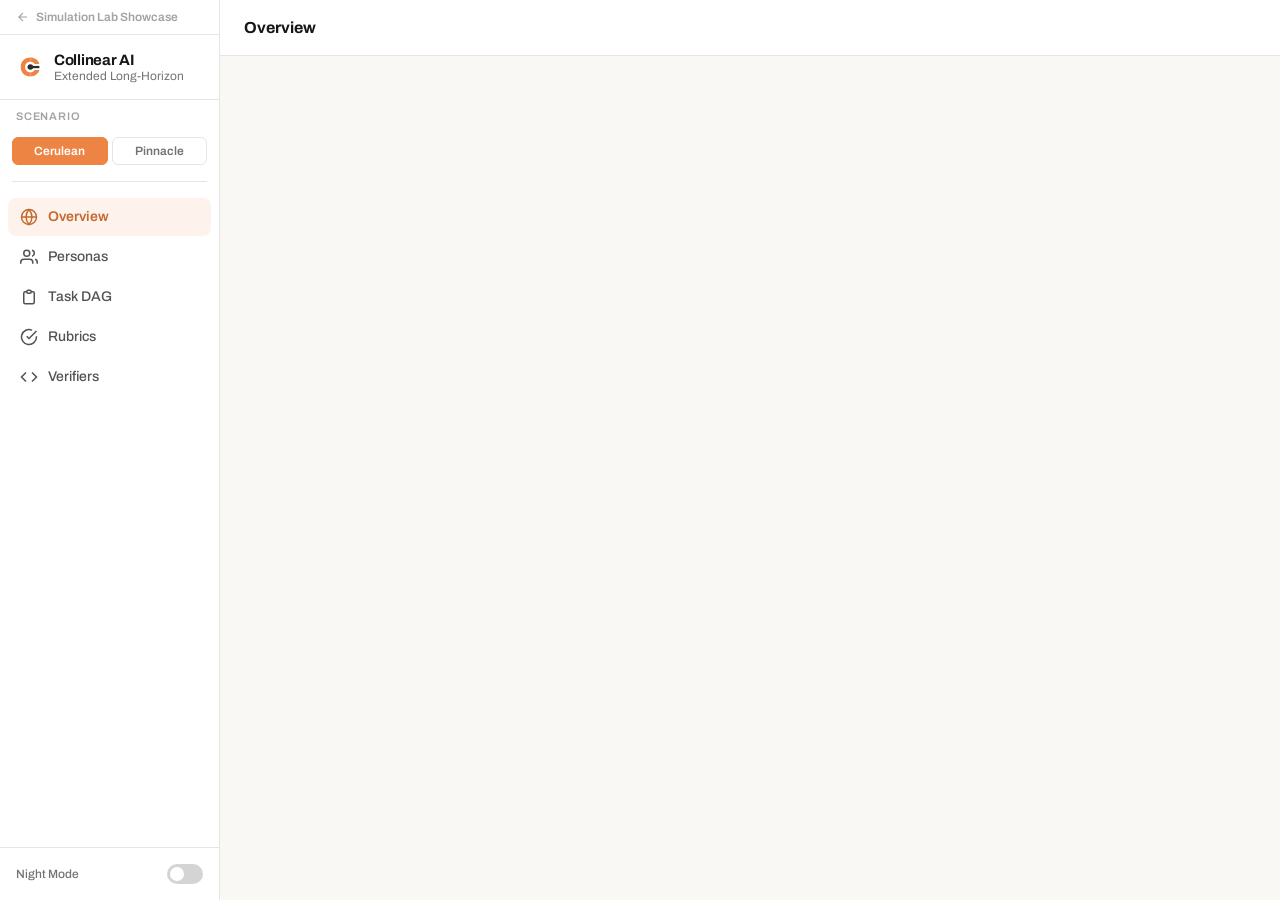
<file: demos/long-horizon-tasks/dashboard_template.html>
<!DOCTYPE html>
<html lang="en">
<head>
<meta charset="UTF-8">
<meta name="viewport" content="width=device-width, initial-scale=1.0">
<link rel="icon" type="image/svg+xml" href="/favicon.svg">
<title>Collinear AI — Extended Long-Horizon Interactions</title>
<style>
:root {
  --orange: #F5A623; --orange-light: #FFF8EE; --orange-dark: #D4880E;
  --green: #34C759; --green-bg: #E8F8EE; --green-dark: #248A3D;
  --red: #FF3B30; --red-bg: #FFF0EF;
  --blue: #007AFF; --blue-bg: #EEF4FF;
  --purple: #AF52DE; --purple-bg: #F5EEFA;
  --teal: #5AC8FA; --teal-bg: #E8F8FD;
  --amber: #FF9500; --amber-bg: #FFF5E6;
  --indigo: #5856D6; --indigo-bg: #EEEEFB;
  --g50: #FAFAFA; --g100: #F5F5F5; --g150: #EFEFEF; --g200: #E5E5E5;
  --g300: #D4D4D4; --g400: #A3A3A3; --g500: #737373; --g600: #525252;
  --g700: #404040; --g800: #262626; --g900: #171717;
  --sidebar-w: 220px; --radius: 8px; --radius-lg: 12px;
}
html.dark {
  --g50: #1a1a1a; --g100: #222; --g150: #2a2a2a; --g200: #333;
  --g300: #444; --g400: #666; --g500: #999; --g600: #bbb;
  --g700: #ccc; --g800: #ddd; --g900: #f0f0f0;
  --orange-light: #3d2a1a;
}
html.dark body { background: #111; color: #f0f0f0; }
html.dark .sidebar { background: #1a1a1a; border-color: #333; }
html.dark .card { background: #1e1e1e; box-shadow: 0 1px 3px rgba(0,0,0,.3); }
html.dark .main-header { background: #1a1a1a; border-color: #333; }
html.dark .rsection { border-color: #333; }
html.dark .rsection-header { background: #1e1e1e; border-color: #333; }
html.dark .md-content { background: #1e1e1e; border-color: #333; }
html.dark .metric-box { background: #1e1e1e; border-color: #333; }
html.dark .env-pill { border-color: #444; background: #1e1e1e; color: #999; }
html.dark .back-link-bar { border-color: #333; }
html.dark .back-link { color: #666; }
html.dark .profile-card { background: #1e1e1e; border-color: #333; }
html.dark .code-wrap { background: #111; }
html.dark .code-header { background: #0a0a0a; }
html.dark .kv-table th { background: #222; border-color: #333; }
html.dark .kv-table td { border-color: #333; }
html.dark .career-item { background: #1e1e1e; }
html.dark .score-card { background: #1e1e1e; border-color: #333; }
html.dark .rel-item { background: #1e1e1e; }
* { margin:0; padding:0; box-sizing:border-box; }
body { font-family: -apple-system, BlinkMacSystemFont, 'Segoe UI', Roboto, sans-serif; background: var(--g50); color: var(--g900); line-height:1.5; display:flex; height:100vh; overflow:hidden; }

/* === LEFT SIDEBAR === */
.sidebar { width: var(--sidebar-w); background: white; border-right:1px solid var(--g200); display:flex; flex-direction:column; flex-shrink:0; }
.sidebar-brand { padding:16px 16px 12px; display:flex; align-items:center; gap:10px; font-size:16px; font-weight:700; color:var(--orange); letter-spacing:-0.5px; border-bottom:1px solid var(--g200); }
.sidebar-brand span { color:var(--g600); font-weight:400; font-size:14px; }
.sidebar-brand svg { flex-shrink:0; }
.sidebar-nav { padding:8px; }
.sidebar-item { display:flex; align-items:center; gap:10px; padding:10px 12px; border-radius:8px; cursor:pointer; font-size:14px; font-weight:500; color:var(--g600); transition:all .15s; margin-bottom:2px; border:none; background:none; width:100%; text-align:left; }
.sidebar-item:hover { background:var(--g100); }
.sidebar-item.active { background:var(--orange-light); color:var(--orange-dark); font-weight:600; }
.sidebar-item svg { width:18px; height:18px; flex-shrink:0; }
.sidebar-divider { height:1px; background:var(--g200); margin:8px 12px; }
.sidebar-section { padding:8px 16px 4px; font-size:11px; font-weight:600; text-transform:uppercase; letter-spacing:.8px; color:var(--g400); }
.env-pills { padding:8px 12px; display:flex; gap:4px; }
.env-pill { flex:1; padding:6px 8px; border-radius:6px; font-size:12px; font-weight:600; cursor:pointer; border:1.5px solid var(--g200); background:white; color:var(--g500); text-align:center; transition:all .15s; }
.env-pill:hover { border-color:var(--orange); }
.env-pill.active { background:var(--orange); border-color:var(--orange); color:white; }
.sidebar-count { font-size:10px; background:var(--g200); color:var(--g600); padding:1px 6px; border-radius:8px; margin-left:auto; }

/* === RIGHT MAIN === */
.main-area { flex:1; display:flex; flex-direction:column; overflow:hidden; }
.main-header { background:white; border-bottom:1px solid var(--g200); padding:14px 24px; display:flex; align-items:center; gap:12px; flex-shrink:0; min-height:56px; }
.main-header h2 { font-size:16px; font-weight:700; }
.main-header .subtitle { font-size:13px; color:var(--g500); font-weight:400; }
.main-content { flex:1; overflow-y:auto; padding:24px; }

/* === CARDS === */
.card { background:white; border-radius:var(--radius-lg); box-shadow:0 1px 3px rgba(0,0,0,.06), 0 1px 2px rgba(0,0,0,.04); padding:24px; margin-bottom:20px; }
.card-title { font-size:13px; font-weight:600; color:var(--g500); text-transform:uppercase; letter-spacing:.5px; margin-bottom:16px; display:flex; align-items:center; gap:8px; }
.card-title .dot { width:8px; height:8px; border-radius:50%; }

/* === BADGES === */
.badge { display:inline-block; padding:2px 10px; border-radius:10px; font-size:11px; font-weight:600; }
.badge-pass { background:var(--green-bg); color:var(--green-dark); }
.badge-fail { background:var(--red-bg); color:var(--red); }
.badge-info { background:var(--blue-bg); color:var(--blue); }
.badge-warn { background:var(--orange-light); color:var(--orange-dark); }
.badge-purple { background:var(--purple-bg); color:var(--purple); }
.badge-teal { background:var(--teal-bg); color:var(--teal); }
.badge-lg { font-size:13px; padding:4px 14px; }

/* === METRICS === */
.metrics-row { display:flex; gap:12px; flex-wrap:wrap; margin-bottom:20px; }
.metric-box { background:var(--g50); border:1px solid var(--g200); border-radius:8px; padding:12px 16px; min-width:100px; flex:1; }
.metric-label { font-size:11px; font-weight:500; color:var(--g500); text-transform:uppercase; letter-spacing:.4px; }
.metric-val { font-size:22px; font-weight:700; margin-top:2px; color:var(--g800); }

/* === COLLAPSIBLE SECTIONS === */
.rsection { border:1px solid var(--g200); border-radius:var(--radius-lg); overflow:hidden; margin-bottom:12px; }
.rsection-header { display:flex; align-items:center; gap:12px; padding:14px 20px; background:var(--g50); border-bottom:1px solid var(--g200); cursor:pointer; }
.rsection-header:hover { background:var(--g100); }
.rsection-header h3 { font-size:14px; font-weight:600; flex:1; }
.collapsible { overflow:hidden; transition:max-height .3s ease; }
.chevron-toggle { transition:transform .2s; display:inline-block; color:var(--g400); font-size:12px; }
.chevron-toggle.open { transform:rotate(180deg); }

/* === RUBRIC ROWS === */
.rrow { display:flex; align-items:flex-start; padding:12px 20px; border-bottom:1px solid var(--g150); font-size:13px; transition:background .1s; }
.rrow:last-child { border-bottom:none; } .rrow:hover { background:var(--g50); }
.rrow .ci { width:22px; height:22px; border-radius:50%; display:flex; align-items:center; justify-content:center; flex-shrink:0; font-size:12px; font-weight:700; margin-right:12px; margin-top:2px; }
.rrow .ct { flex:1; color:var(--g700); } .rrow .cs { font-weight:600; font-size:12px; margin-left:12px; min-width:60px; text-align:right; color:var(--g400); white-space:nowrap; }

/* === DIMENSION ITEMS === */
.dim-item { padding:16px 20px; border-bottom:1px solid var(--g150); }
.dim-item:last-child { border-bottom:none; }
.dim-top { display:flex; align-items:center; justify-content:space-between; margin-bottom:8px; flex-wrap:wrap; gap:8px; }
.dim-name { font-size:14px; font-weight:600; color:var(--g800); }
.dim-reason { font-size:13px; color:var(--g600); line-height:1.7; }

/* === PROFILES === */
.profile-grid { display:grid; grid-template-columns:repeat(auto-fill, minmax(280px, 1fr)); gap:16px; margin-bottom:24px; }
.profile-card { background:white; border:1px solid var(--g200); border-radius:var(--radius-lg); padding:16px; transition:box-shadow .15s; cursor:pointer; }
.profile-card:hover { box-shadow:0 4px 12px rgba(0,0,0,.08); }
.profile-avatar { width:40px; height:40px; border-radius:50%; display:flex; align-items:center; justify-content:center; font-size:15px; font-weight:700; color:white; flex-shrink:0; }
.profile-top { display:flex; align-items:center; gap:12px; margin-bottom:10px; }
.profile-name { font-size:15px; font-weight:600; }
.profile-title { font-size:12px; color:var(--g500); }
.profile-meta { font-size:12px; color:var(--g500); margin-top:4px; }

/* === JSON/KV TABLE === */
.kv-table { border-collapse:collapse; width:100%; font-size:13px; }
.kv-table th { text-align:left; padding:6px 12px; background:var(--g100); border:1px solid var(--g200); font-weight:600; color:var(--g700); }
.kv-table td { padding:6px 12px; border:1px solid var(--g200); color:var(--g700); vertical-align:top; }
.kv-table td:first-child { font-weight:600; color:var(--g800); width:180px; white-space:nowrap; }

/* === PERSONA DETAIL === */
.persona-section { margin-bottom:16px; }
.persona-section-title { font-size:11px; font-weight:700; color:var(--g500); text-transform:uppercase; letter-spacing:.6px; margin-bottom:8px; }
.career-item { margin-bottom:8px; padding:10px 14px; background:var(--g50); border-radius:8px; border-left:3px solid var(--orange); }
.career-item .cr-role { font-size:13px; font-weight:600; color:var(--g900); }
.career-item .cr-company { font-size:12px; color:var(--g500); }
.career-item .cr-note { font-size:12px; color:var(--g600); margin-top:4px; font-style:italic; }
.rel-item { display:flex; gap:8px; padding:8px 12px; background:var(--g50); border-radius:6px; margin-bottom:6px; }
.rel-item .rel-name { font-size:13px; font-weight:600; color:var(--g800); min-width:120px; }
.rel-item .rel-desc { font-size:12px; color:var(--g600); }

/* === SCORING GUIDE === */
.score-guide { display:flex; gap:6px; flex-wrap:wrap; margin-top:10px; }
.score-card { flex:1; min-width:140px; padding:8px 10px; border-radius:6px; background:var(--g50); border:1px solid var(--g200); }
.score-card .sc-num { font-size:15px; font-weight:800; }
.score-card .sc-desc { font-size:11px; color:var(--g600); margin-top:2px; line-height:1.5; }

/* === MD CONTENT === */
.md-content { font-size:14px; color:var(--g700); line-height:1.7; max-height:600px; overflow-y:auto; padding:20px; background:var(--g50); border-radius:8px; border:1px solid var(--g200); }
.md-content.full { max-height:none; }
.md-content h1 { font-size:20px; font-weight:700; color:var(--g900); margin:24px 0 12px; padding-bottom:8px; border-bottom:2px solid var(--g200); }
.md-content h2 { font-size:17px; font-weight:700; color:var(--g800); margin:20px 0 10px; padding-bottom:6px; border-bottom:1px solid var(--g200); }
.md-content h3 { font-size:15px; font-weight:600; color:var(--g800); margin:16px 0 8px; }
.md-content h4 { font-size:14px; font-weight:600; color:var(--g700); margin:12px 0 6px; }
.md-content p { margin:0 0 12px; }
.md-content ul,.md-content ol { margin:0 0 12px; padding-left:24px; }
.md-content li { margin-bottom:4px; }
.md-content table { border-collapse:collapse; width:100%; margin:12px 0; font-size:13px; }
.md-content table th { background:var(--g100); font-weight:600; color:var(--g800); text-align:left; padding:8px 12px; border:1px solid var(--g200); }
.md-content table td { padding:6px 12px; border:1px solid var(--g200); color:var(--g700); }
.md-content table tr:hover td { background:#FFFDE7; }
.md-content pre { background:var(--g800); color:#E0E0E0; padding:14px 16px; border-radius:8px; overflow-x:auto; font-family:'SF Mono',Menlo,monospace; font-size:12px; line-height:1.5; margin:12px 0; }
.md-content code { background:var(--g150); padding:2px 5px; border-radius:3px; font-family:'SF Mono',Menlo,monospace; font-size:12px; }
.md-content pre code { background:none; padding:0; }
.md-content blockquote { border-left:3px solid var(--orange); padding:8px 16px; margin:12px 0; background:var(--orange-light); border-radius:0 6px 6px 0; }
.md-content hr { border:none; border-top:1px solid var(--g200); margin:16px 0; }
.md-content strong { color:var(--g900); }

/* === CODE DISPLAY === */
.code-wrap { background:var(--g800); border-radius:var(--radius-lg); overflow:hidden; }
.code-header { padding:10px 16px; background:var(--g900); display:flex; align-items:center; gap:8px; }
.code-header .ch-dot { width:10px; height:10px; border-radius:50%; }
.code-header .ch-name { font-size:12px; color:var(--g400); font-family:'SF Mono',Menlo,monospace; margin-left:8px; }
.code-body { padding:16px; overflow:auto; max-height:80vh; font-family:'SF Mono',Menlo,monospace; font-size:12px; line-height:1.6; color:#E0E0E0; white-space:pre; }
.code-body .kw { color:#C792EA; } .code-body .fn { color:#82AAFF; } .code-body .st { color:#C3E88D; }
.code-body .cm { color:#546E7A; font-style:italic; } .code-body .dc { color:#FFCB6B; } .code-body .nu { color:#F78C6C; }

/* === PANELS === */
.panel { display:none; flex-direction:column; flex:1; overflow:hidden; }
.panel.active { display:flex; }

::-webkit-scrollbar { width:6px; height:6px; }
::-webkit-scrollbar-track { background:transparent; }
::-webkit-scrollbar-thumb { background:var(--g300); border-radius:3px; }
::-webkit-scrollbar-thumb:hover { background:var(--g400); }
.sidebar-night-mode { margin-top:auto; padding:16px; border-top:1px solid var(--g200); display:flex; align-items:center; justify-content:space-between; font-size:12px; font-weight:500; color:var(--g500); }
html.dark .sidebar-night-mode { border-color:#333; color:#888; }
.toggle-switch { position:relative; width:36px; height:20px; flex-shrink:0; }
.toggle-switch input { opacity:0; width:0; height:0; }
.toggle-slider { position:absolute; top:0; left:0; right:0; bottom:0; background:var(--g300); border-radius:20px; cursor:pointer; transition:.2s; }
.toggle-slider:before { content:''; position:absolute; height:14px; width:14px; left:3px; bottom:3px; background:white; border-radius:50%; transition:.2s; }
.toggle-switch input:checked+.toggle-slider { background:var(--orange); }
.toggle-switch input:checked+.toggle-slider:before { transform:translateX(16px); }
html.dark .toggle-slider { background:#555; }
</style>
<link rel="stylesheet" href="../../brand.css">
</head>
<body>

<aside class="sidebar">
  <div class="back-link-bar">
    <a href="../../index.html" class="back-link">
      <svg viewBox="0 0 24 24" fill="none" stroke="currentColor" stroke-width="2"><path d="M19 12H5M12 19l-7-7 7-7"/></svg>
      Simulation Lab Showcase
    </a>
  </div>
  <div class="sidebar-brand">
    <svg class="brand-logo" viewBox="0 0 296.06 297.89" xmlns="http://www.w3.org/2000/svg">
      <path fill="#ee8443" d="M151.88,92.79v-43.88c-61.18,0-102.92,42.53-102.92,100.41h46.36c0-32.73,23.92-56.53,56.56-56.53Z"/>
      <path fill="#2c2c2c" d="M182.66,149.33c0-17.31-12.45-30.03-30.72-30.09h-.13c-18.26.06-30.72,12.78-30.72,30.09,0,17.31,12.46,30.03,30.72,30.09h.13c18.26-.06,30.72-12.79,30.72-30.09Z"/>
      <path fill="#ee8443" d="M151.88,205.68v43.88c-61.18,0-102.92-42.53-102.92-100.41h46.36c0,32.73,23.92,56.53,56.56,56.53Z"/>
      <path fill="#ee8443" d="M247.76,117.2c-10.94-43.58-51.24-68.28-95.88-68.28v43.88c17.45,0,36.84,9.11,46.12,24.4,0-.08,49.77-.08,49.77,0Z"/>
      <path fill="#ee8443" d="M247.76,181.44c-10.94,43.57-51.24,68.28-95.88,68.28v-43.88c17.45,0,36.84-9.11,46.12-24.4,0,.08,49.77.08,49.77,0Z"/>
      <path fill="#2c2c2c" d="M247.76,137.28h-98.39v24.1h98.39v-24.1Z"/>
    </svg>
    <div class="brand-text">Collinear AI<span>Extended Long-Horizon</span></div>
  </div>
  <div class="sidebar-section">Scenario</div>
  <div class="env-pills">
    <button class="env-pill active" onclick="switchEnv('cerulean_qbr')">Cerulean</button>
    <button class="env-pill" onclick="switchEnv('pinnacle_migration')">Pinnacle</button>
  </div>
  <div class="sidebar-divider"></div>
  <nav class="sidebar-nav" id="sidebar-nav">
    <button class="sidebar-item active" data-view="overview" onclick="switchView(this,'overview')">
      <svg viewBox="0 0 24 24" fill="none" stroke="currentColor" stroke-width="2"><circle cx="12" cy="12" r="10"/><path d="M2 12h20M12 2a15.3 15.3 0 014 10 15.3 15.3 0 01-4 10 15.3 15.3 0 01-4-10 15.3 15.3 0 014-10z"/></svg>
      Overview
    </button>
    <button class="sidebar-item" data-view="personas" onclick="switchView(this,'personas')">
      <svg viewBox="0 0 24 24" fill="none" stroke="currentColor" stroke-width="2"><path d="M17 21v-2a4 4 0 00-4-4H5a4 4 0 00-4 4v2"/><circle cx="9" cy="7" r="4"/><path d="M23 21v-2a4 4 0 00-3-3.87M16 3.13a4 4 0 010 7.75"/></svg>
      Personas
    </button>
    <button class="sidebar-item" data-view="dag" onclick="switchView(this,'dag')">
      <svg viewBox="0 0 24 24" fill="none" stroke="currentColor" stroke-width="2"><path d="M9 5H7a2 2 0 00-2 2v12a2 2 0 002 2h10a2 2 0 002-2V7a2 2 0 00-2-2h-2M9 5a2 2 0 002 2h2a2 2 0 002-2M9 5a2 2 0 012-2h2a2 2 0 012 2"/></svg>
      Task DAG
    </button>
    <button class="sidebar-item" data-view="rubrics" onclick="switchView(this,'rubrics')">
      <svg viewBox="0 0 24 24" fill="none" stroke="currentColor" stroke-width="2"><path d="M22 11.08V12a10 10 0 11-5.93-9.14"/><polyline points="22 4 12 14.01 9 11.01"/></svg>
      Rubrics
    </button>
    <button class="sidebar-item" data-view="verifiers" onclick="switchView(this,'verifiers')">
      <svg viewBox="0 0 24 24" fill="none" stroke="currentColor" stroke-width="2"><polyline points="16 18 22 12 16 6"/><polyline points="8 6 2 12 8 18"/></svg>
      Verifiers
    </button>
  </nav>
  <div class="sidebar-night-mode">
    <span>Night Mode</span>
    <label class="toggle-switch"><input type="checkbox" id="theme-toggle"><span class="toggle-slider"></span></label>
  </div>
</aside>

<div class="main-area">
  <div class="panel active" id="panel-overview">
    <div class="main-header"><h2 id="hdr-overview">Overview</h2></div>
    <div class="main-content" id="overview-content"></div>
  </div>
  <div class="panel" id="panel-personas">
    <div class="main-header"><h2 id="hdr-personas">Personas</h2></div>
    <div class="main-content" id="personas-content"></div>
  </div>
  <div class="panel" id="panel-dag">
    <div class="main-header"><h2 id="hdr-dag">Task DAG</h2></div>
    <div class="main-content" id="dag-content"></div>
  </div>
  <div class="panel" id="panel-rubrics">
    <div class="main-header"><h2 id="hdr-rubrics">Rubrics</h2></div>
    <div class="main-content" id="rubrics-content"></div>
  </div>
  <div class="panel" id="panel-verifiers">
    <div class="main-header"><h2 id="hdr-verifiers">Verifiers</h2></div>
    <div class="main-content" id="verifiers-content"></div>
  </div>
</div>

<script>
let DATA=null, currentEnv='cerulean_qbr', currentView='overview';
const ENV_META={
  cerulean_qbr:{name:'Cerulean Analytics',sub:'Q1 Quarterly Business Review'},
  pinnacle_migration:{name:'Pinnacle Health Systems',sub:'CloudRad Vendor Migration'}
};
const COLORS=['#F5A623','#007AFF','#34C759','#AF52DE','#FF3B30','#5856D6','#FF9500','#00C7BE','#2E86AB','#A23B72','#F18F01','#C73E1D'];

function esc(s){return String(s==null?'':s).replace(/&/g,'&amp;').replace(/</g,'&lt;').replace(/>/g,'&gt;');}

function md(raw){
  let s=esc(raw);
  s=s.replace(/```(\w*)\n([\s\S]*?)```/g,function(_,lang,code){
    if(/[┌┐└┘├┤┬┴┼─│▼▲►◄═║╔╗╚╝╠╣╦╩╬]/.test(code))return'<div style="background:var(--g800);color:#A5D6A7;padding:16px;border-radius:8px;overflow-x:auto;font-family:\'SF Mono\',Menlo,monospace;font-size:11px;line-height:1.4;white-space:pre;margin:12px 0">'+code+'</div>';
    return'<pre><code>'+code+'</code></pre>';
  });
  s=s.replace(/`([^`]+)`/g,'<code>$1</code>');
  s=s.replace(/((?:^\|.+\|$\n?)+)/gm,function(block){
    const rows=block.trim().split('\n').filter(r=>r.trim());
    if(rows.length<2)return block;
    const isSep=r=>/^\|[\s\-:|]+\|$/.test(r);
    let html='<table>';let headerDone=false;
    rows.forEach((row,i)=>{
      if(isSep(row)){headerDone=true;return;}
      const cells=row.split('|').slice(1,-1).map(c=>c.trim());
      if(!headerDone&&i===0)html+='<thead><tr>'+cells.map(c=>'<th>'+c+'</th>').join('')+'</tr></thead><tbody>';
      else html+='<tr>'+cells.map(c=>'<td>'+c+'</td>').join('')+'</tr>';
    });
    html+='</tbody></table>';return html;
  });
  s=s.replace(/^#### (.+)$/gm,'<h4>$1</h4>');
  s=s.replace(/^### (.+)$/gm,'<h3>$1</h3>');
  s=s.replace(/^## (.+)$/gm,'<h2>$1</h2>');
  s=s.replace(/^# (.+)$/gm,'<h1>$1</h1>');
  s=s.replace(/\*\*\*(.+?)\*\*\*/g,'<strong><em>$1</em></strong>');
  s=s.replace(/\*\*(.+?)\*\*/g,'<strong>$1</strong>');
  s=s.replace(/\*(.+?)\*/g,'<em>$1</em>');
  s=s.replace(/^---+$/gm,'<hr>');
  s=s.replace(/^&gt; (.+)$/gm,'<blockquote>$1</blockquote>');
  s=s.replace(/((?:^[\s]*[-*] .+$\n?)+)/gm,function(block){
    const items=block.trim().split('\n').map(l=>l.replace(/^\s*[-*] /,''));
    return'<ul>'+items.map(i=>'<li>'+i+'</li>').join('')+'</ul>';
  });
  s=s.replace(/((?:^\d+\. .+$\n?)+)/gm,function(block){
    const items=block.trim().split('\n').map(l=>l.replace(/^\d+\. /,''));
    return'<ol>'+items.map(i=>'<li>'+i+'</li>').join('')+'</ol>';
  });
  s=s.replace(/\n\n+/g,'</p><p>');
  s=s.replace(/\n/g,'<br>');
  if(!/^<[huptdob]/.test(s))s='<p>'+s+'</p>';
  s=s.replace(/<p>\s*<\/p>/g,'');
  s=s.replace(/<p>(<(?:h[1-4]|table|ul|ol|pre|div|hr|blockquote))/g,'$1');
  s=s.replace(/(<\/(?:h[1-4]|table|ul|ol|pre|div|hr|blockquote)>)<\/p>/g,'$1');
  return s;
}

function toggle(id){const el=document.getElementById(id),ch=document.getElementById(id+'-ch');if(!el)return;const o=el.style.maxHeight&&el.style.maxHeight!=='0px';el.style.maxHeight=o?'0px':el.scrollHeight+'px';if(ch)ch.classList.toggle('open',!o);}

function switchEnv(env){
  currentEnv=env;
  document.querySelectorAll('.env-pill').forEach(p=>{
    const t=p.textContent.trim().toLowerCase();
    p.classList.toggle('active',(env==='cerulean_qbr'&&t==='cerulean')||(env==='pinnacle_migration'&&t==='pinnacle'));
  });
  updateCounts();
  renderCurrentView();
}
function switchView(el,view){
  currentView=view;
  document.querySelectorAll('.sidebar-item').forEach(i=>i.classList.remove('active'));
  el.classList.add('active');
  document.querySelectorAll('.panel').forEach(p=>p.classList.remove('active'));
  document.getElementById('panel-'+view).classList.add('active');
  renderCurrentView();
}
function updateCounts(){
}
function renderCurrentView(){
  const r={overview:renderOverview,personas:renderPersonas,dag:renderDAG,rubrics:renderRubrics,verifiers:renderVerifiers};
  if(r[currentView])r[currentView]();
}

/* ============ OVERVIEW ============ */
function renderOverview(){
  const env=DATA[currentEnv],org=env.organization,meta=ENV_META[currentEnv];
  let h='';

  // Title
  h+=`<div style="margin-bottom:24px"><h2 style="font-size:22px;font-weight:800;letter-spacing:-0.5px">${esc(meta.name)}</h2><div style="font-size:14px;color:var(--g500)">${esc(meta.sub)}</div></div>`;

  // Metrics
  h+='<div class="metrics-row">';
  if(currentEnv==='cerulean_qbr'){
    h+=mbox('Industry',org.industry);h+=mbox('Stage',org.stage);h+=mbox('ARR',org.arr);h+=mbox('Headcount',org.headcount);h+=mbox('HQ',org.hq);h+=mbox('Personas',env.personas.length);
  }else{
    h+=mbox('Industry',org.industry);h+=mbox('Type',org.type);h+=mbox('Employees',org.employees);h+=mbox('HQ',org.hq);h+=mbox('Hospitals',(org.facilities||{}).hospitals);h+=mbox('Personas',env.personas.length);
  }
  h+='</div>';

  // Org details
  h+='<div class="card"><div class="card-title"><div class="dot" style="background:var(--orange)"></div>ORGANIZATION DETAILS</div>';
  h+=renderObj(org);
  h+='</div>';

  // Project overview (extract from project_dag up to the DAG section)
  const dagText=env.project_dag;
  const cutIdx=dagText.indexOf('## Task DAG');
  const overviewText=cutIdx>0?dagText.substring(0,cutIdx):dagText.substring(0,2000);
  h+='<div class="card"><div class="card-title"><div class="dot" style="background:var(--blue)"></div>PROJECT OVERVIEW</div>';
  h+=`<div class="md-content full">${md(overviewText)}</div>`;
  h+='</div>';

  document.getElementById('overview-content').innerHTML=h;
  document.getElementById('hdr-overview').innerHTML=`${esc(meta.name)} <span class="subtitle">${esc(meta.sub)}</span>`;
}

function mbox(label,val){return`<div class="metric-box"><div class="metric-label">${esc(label)}</div><div class="metric-val">${esc(String(val==null?'':val))}</div></div>`;}

function renderObj(obj,depth){
  depth=depth||0;
  if(obj==null)return'';
  if(typeof obj==='string'||typeof obj==='number'||typeof obj==='boolean')return esc(String(obj));
  if(Array.isArray(obj)){
    if(obj.length===0)return'<em style="color:var(--g400)">none</em>';
    if(typeof obj[0]==='string'||typeof obj[0]==='number')return obj.map(v=>`<span class="badge badge-info" style="margin:2px">${esc(String(v))}</span>`).join('');
    return'<ul style="list-style:none;padding:0">'+obj.map(v=>'<li style="padding:4px 0;border-bottom:1px solid var(--g150)">'+renderObj(v,depth+1)+'</li>').join('')+'</ul>';
  }
  let h='<table class="kv-table">';
  for(const[k,v]of Object.entries(obj)){
    h+=`<tr><td>${esc(k.replace(/_/g,' '))}</td><td>`;
    if(typeof v==='object'&&v!==null)h+=renderObj(v,depth+1);
    else h+=esc(String(v==null?'':v));
    h+='</td></tr>';
  }
  h+='</table>';
  return h;
}

/* ============ PERSONAS ============ */
function renderPersonas(){
  const env=DATA[currentEnv],meta=ENV_META[currentEnv];
  let h='';

  document.getElementById('hdr-personas').innerHTML=`Personas <span class="subtitle">${env.personas.length} characters</span>`;

  // Compact grid
  h+='<div class="profile-grid">';
  env.personas.forEach((p,i)=>{
    const bg=COLORS[i%COLORS.length],ini=(p.name||'').split(' ').map(w=>w[0]).join('').substring(0,2);
    h+=`<div class="profile-card" onclick="document.getElementById('pd-${i}').scrollIntoView({behavior:'smooth'});toggle('pd-${i}')">`;
    h+=`<div class="profile-top"><div class="profile-avatar" style="background:${bg}">${ini}</div><div><div class="profile-name">${esc(p.name)}</div><div class="profile-title">${esc(p.role)}</div></div></div>`;
    h+=`<div class="profile-meta">${esc(p.location||'')} &middot; ${esc((p.availability||{}).working_hours||'')}</div>`;
    h+='</div>';
  });
  h+='</div>';

  // Detail sections
  env.personas.forEach((p,i)=>{
    const bg=COLORS[i%COLORS.length],ini=(p.name||'').split(' ').map(w=>w[0]).join('').substring(0,2);
    const id='pd-'+i;

    h+='<div class="rsection">';
    h+=`<div class="rsection-header" onclick="toggle('${id}')">`;
    h+=`<div class="profile-avatar" style="background:${bg};width:32px;height:32px;font-size:12px">${ini}</div>`;
    h+=`<h3>${esc(p.name)} <span style="font-weight:400;color:var(--g500)">${esc(p.role)}</span></h3>`;
    h+=`<span class="badge badge-info">${esc(p.location||'')}</span>`;
    h+=`<span class="badge badge-teal">${esc(p.timezone||'')}</span>`;
    h+=`<span class="chevron-toggle" id="${id}-ch">&#9660;</span>`;
    h+='</div>';

    h+=`<div class="collapsible" id="${id}" style="max-height:0"><div style="padding:20px">`;

    // Basic info
    h+='<div class="metrics-row">';
    h+=mbox('Age',p.age);h+=mbox('Location',p.location);h+=mbox('Timezone',p.timezone);h+=mbox('Reports To',(p.reports_to||'').replace(/_/g,' '));
    h+='</div>';

    // Availability
    if(p.availability){
      h+=psec('Availability');
      h+='<table class="kv-table">';
      for(const[k,v]of Object.entries(p.availability))h+=`<tr><td>${esc(k.replace(/_/g,' '))}</td><td>${esc(String(v))}</td></tr>`;
      h+='</table></div>';
    }

    // Background
    if(p.background){
      h+=psec('Background');
      if(p.background.education){
        h+='<div style="margin-bottom:12px"><div style="font-size:11px;font-weight:600;color:var(--g400);margin-bottom:6px">EDUCATION</div>';
        (Array.isArray(p.background.education)?p.background.education:[p.background.education]).forEach(e=>{
          if(e.degree)h+=`<div style="font-size:13px">${esc(e.degree)}${e.institution?', '+esc(e.institution):''}</div>`;
          if(e.certification)h+=`<div style="font-size:13px"><span class="badge badge-pass">${esc(e.certification)}</span></div>`;
        });
        h+='</div>';
      }
      if(p.background.career){
        h+='<div style="font-size:11px;font-weight:600;color:var(--g400);margin-bottom:6px">CAREER</div>';
        p.background.career.forEach(c=>{
          h+='<div class="career-item">';
          h+=`<div class="cr-role">${esc(c.role||'')}</div>`;
          h+=`<div class="cr-company">${esc(c.company||'')} (${esc(c.duration||'')})</div>`;
          if(c.note)h+=`<div class="cr-note">"${esc(c.note)}"</div>`;
          h+='</div>';
        });
      }
      h+='</div>';
    }

    // Communication style
    if(p.communication_style){
      h+=psec('Communication Style');
      for(const[channel,details]of Object.entries(p.communication_style)){
        h+=`<div style="margin-bottom:12px"><span class="badge badge-warn badge-lg" style="margin-bottom:8px">${esc(channel)}</span>`;
        if(typeof details==='object'&&details!==null){
          h+='<table class="kv-table">';
          for(const[k,v]of Object.entries(details))h+=`<tr><td>${esc(k.replace(/_/g,' '))}</td><td>${esc(String(v))}</td></tr>`;
          h+='</table>';
        }else h+=`<div style="font-size:13px;color:var(--g700)">${esc(String(details))}</div>`;
        h+='</div>';
      }
      h+='</div>';
    }

    // Decision making
    if(p.decision_making){
      h+=psec('Decision Making');
      h+='<table class="kv-table">';
      for(const[k,v]of Object.entries(p.decision_making))h+=`<tr><td>${esc(k.replace(/_/g,' '))}</td><td>${esc(String(v))}</td></tr>`;
      h+='</table></div>';
    }

    // KPIs
    if(p.kpis&&p.kpis.length){
      h+=psec('KPIs');
      h+='<table class="kv-table"><thead><tr><th>Metric</th><th>Target</th></tr></thead><tbody>';
      p.kpis.forEach(k=>{h+=`<tr><td>${esc(k.metric||'')}</td><td style="color:var(--blue);font-weight:600">${esc(k.target||'')}</td></tr>`;});
      h+='</tbody></table></div>';
    }

    // Pain points
    if(p.pain_points&&p.pain_points.length){
      h+=psec('Pain Points');
      p.pain_points.forEach(pp=>{h+=`<div style="padding:8px 0;border-bottom:1px solid var(--g150);font-size:13px;color:var(--g700)">${esc(String(pp))}</div>`;});
      h+='</div>';
    }

    // Relationships
    if(p.relationships){
      h+=psec('Relationships');
      const rels=typeof p.relationships==='object'&&!Array.isArray(p.relationships)?Object.entries(p.relationships).map(([k,v])=>({name:k,desc:v})):
        Array.isArray(p.relationships)?p.relationships:[];
      rels.forEach(r=>{
        const name=r.name||r.with||'';
        const desc=r.desc||r.dynamic||r.description||'';
        h+=`<div class="rel-item"><div class="rel-name">${esc(name.replace(/_/g,' '))}</div><div class="rel-desc">${esc(desc)}</div></div>`;
      });
      h+='</div>';
    }

    // Tools used
    if(p.tools_used&&p.tools_used.length){
      h+=psec('Tools Used');
      h+='<div style="display:flex;flex-wrap:wrap;gap:4px">';
      p.tools_used.forEach(t=>{h+=`<span class="badge badge-info">${esc(t)}</span>`;});
      h+='</div></div>';
    }

    // Blind spots
    if(p.blind_spots&&p.blind_spots.length){
      h+=psec('Blind Spots');
      p.blind_spots.forEach(bs=>{h+=`<div style="padding:8px 0;border-bottom:1px solid var(--g150);font-size:13px;color:var(--g700)">${esc(String(bs))}</div>`;});
      h+='</div>';
    }

    // Catch-all for any other fields
    const handled=['id','name','role','reports_to','age','location','timezone','availability','background','communication_style','decision_making','kpis','pain_points','relationships','tools_used','blind_spots'];
    for(const[key,val]of Object.entries(p)){
      if(handled.includes(key)||val==null)continue;
      h+=psec(key.replace(/_/g,' '));
      if(typeof val==='object')h+=renderObj(val);
      else h+=`<div style="font-size:13px;color:var(--g700)">${esc(String(val))}</div>`;
      h+='</div>';
    }

    h+='</div></div></div>';
  });

  document.getElementById('personas-content').innerHTML=h;
}
function psec(title){return`<div class="persona-section"><div class="persona-section-title">${esc(title)}</div>`;}

/* ============ TASK DAG ============ */
function renderDAG(){
  const env=DATA[currentEnv],meta=ENV_META[currentEnv];
  document.getElementById('hdr-dag').innerHTML=`Task DAG <span class="subtitle">${esc(meta.name)}</span>`;
  document.getElementById('dag-content').innerHTML=`<div class="md-content full">${md(env.project_dag)}</div>`;
}

/* ============ RUBRICS ============ */
function renderRubrics(){
  const env=DATA[currentEnv],rubrics=env.rubrics||{},meta=ENV_META[currentEnv];
  let h='';

  document.getElementById('hdr-rubrics').innerHTML=`Rubrics <span class="subtitle">${esc(meta.name)}</span>`;

  // Scoring scale
  const scale=rubrics.scoring_scale;
  if(scale){
    h+='<div class="card"><div class="card-title"><div class="dot" style="background:var(--orange)"></div>SCORING SCALE (1&ndash;5)</div>';
    h+='<div class="metrics-row">';
    const sColors={1:'var(--red)',2:'var(--orange)',3:'var(--amber)',4:'var(--blue)',5:'var(--green)'};
    for(const[score,desc]of Object.entries(scale)){
      h+=`<div class="metric-box"><div class="metric-val" style="color:${sColors[score]||'var(--g700)'}">${score}</div><div style="font-size:11px;color:var(--g600);margin-top:4px">${esc(desc)}</div></div>`;
    }
    h+='</div></div>';
  }

  // Per-task rubrics
  const taskKeys=Object.keys(rubrics).filter(k=>k!=='scoring_scale');
  taskKeys.forEach((key,i)=>{
    const task=rubrics[key];
    const taskNum=(key.match(/^(T\d+)/)||['',''])[1];
    const taskName=key.replace(/^T\d+_/,'').replace(/_/g,' ');
    const id='rub-'+i;
    const nC=(task.programmatic_checks||[]).length;
    const nR=(task.rubric_criteria||[]).length;

    h+='<div class="rsection">';
    h+=`<div class="rsection-header" onclick="toggle('${id}')">`;
    h+=`<h3><span style="color:var(--orange);font-family:'SF Mono',Menlo,monospace;margin-right:8px">${esc(taskNum)}</span>${esc(taskName)}</h3>`;
    if(nC)h+=`<span class="badge badge-info">${nC} checks</span>`;
    if(nR)h+=`<span class="badge badge-purple">${nR} criteria</span>`;
    h+=`<span class="chevron-toggle" id="${id}-ch">&#9660;</span>`;
    h+='</div>';

    h+=`<div class="collapsible" id="${id}" style="max-height:0">`;

    // Programmatic checks
    if(task.programmatic_checks&&task.programmatic_checks.length){
      h+='<div style="padding:10px 20px;font-size:11px;font-weight:700;color:var(--g500);text-transform:uppercase;letter-spacing:.6px;border-bottom:1px solid var(--g200);background:var(--blue-bg)">Programmatic Checks</div>';
      task.programmatic_checks.forEach(check=>{
        const typeIcon=check.type==='boolean'?'&#9745;':check.type==='checklist'?'&#9776;':'&#8776;';
        h+='<div class="rrow">';
        h+=`<div class="ci" style="background:var(--blue-bg);color:var(--blue)">${typeIcon}</div>`;
        h+=`<div class="ct"><strong>${esc(check.name||'')}</strong><div style="font-size:12px;color:var(--g500);margin-top:2px">${esc(check.description||'')}</div>`;
        if(check.items&&check.items.length){
          h+='<div style="margin-top:6px;display:flex;flex-wrap:wrap;gap:4px">';
          check.items.forEach(item=>{h+=`<span class="badge badge-info">${esc(String(item).replace(/_/g,' '))}</span>`;});
          h+='</div>';
        }
        h+=`</div><div class="cs">${esc(check.type||'')}</div></div>`;
      });
    }

    // Rubric criteria
    if(task.rubric_criteria&&task.rubric_criteria.length){
      h+='<div style="padding:10px 20px;font-size:11px;font-weight:700;color:var(--g500);text-transform:uppercase;letter-spacing:.6px;border-bottom:1px solid var(--g200);border-top:1px solid var(--g200);background:var(--purple-bg)">Rubric Criteria</div>';
      task.rubric_criteria.forEach(crit=>{
        h+='<div class="dim-item">';
        h+=`<div class="dim-top"><span class="dim-name">${esc(crit.name||'')}</span><span class="badge badge-purple">${esc(crit.dimension||'')}</span></div>`;
        h+=`<div class="dim-reason">${esc(crit.description||'')}</div>`;
        if(crit.scoring){
          const sColors={1:'var(--red)',2:'var(--orange)',3:'var(--amber)',4:'var(--blue)',5:'var(--green)'};
          h+='<div class="score-guide">';
          for(const[score,guide]of Object.entries(crit.scoring)){
            h+=`<div class="score-card"><div class="sc-num" style="color:${sColors[score]||'var(--g700)'}">${score}</div><div class="sc-desc">${esc(guide)}</div></div>`;
          }
          h+='</div>';
        }
        h+='</div>';
      });
    }

    h+='</div></div>';
  });

  document.getElementById('rubrics-content').innerHTML=h;
}

/* ============ VERIFIERS ============ */
function renderVerifiers(){
  const env=DATA[currentEnv],meta=ENV_META[currentEnv];
  document.getElementById('hdr-verifiers').innerHTML=`Verifiers <span class="subtitle">${esc(meta.name)}</span>`;

  const code=env.verifiers_code||'';
  // Basic Python syntax highlighting
  let highlighted=esc(code);
  // Comments
  highlighted=highlighted.replace(/(#[^\n]*)/g,'<span class="cm">$1</span>');
  // Strings (triple-quoted first, then single/double)
  highlighted=highlighted.replace(/(&#34;&#34;&#34;[\s\S]*?&#34;&#34;&#34;|&#39;&#39;&#39;[\s\S]*?&#39;&#39;&#39;)/g,'<span class="st">$1</span>');
  highlighted=highlighted.replace(/(f?&#34;(?:[^&#]|&[^#]|&#[^3]|&#3[^4])*?&#34;)/g,'<span class="st">$1</span>');
  highlighted=highlighted.replace(/(f?&#39;(?:[^&#]|&[^#]|&#[^3]|&#3[^9])*?&#39;)/g,'<span class="st">$1</span>');
  // Keywords
  const kws='import|from|def|class|return|if|elif|else|for|while|in|not|and|or|is|None|True|False|try|except|raise|with|as|pass|break|continue|yield|lambda|assert|finally|global|nonlocal'.split('|');
  kws.forEach(kw=>{
    highlighted=highlighted.replace(new RegExp('\\b('+kw+')\\b','g'),'<span class="kw">$1</span>');
  });
  // Decorators
  highlighted=highlighted.replace(/(@\w+)/g,'<span class="dc">$1</span>');
  // Numbers
  highlighted=highlighted.replace(/\b(\d+\.?\d*)\b/g,'<span class="nu">$1</span>');

  const lines=code.split('\n').length;
  let h=`<div style="margin-bottom:16px;display:flex;align-items:center;gap:12px">`;
  h+=`<span class="badge badge-info badge-lg">${lines} lines</span>`;
  h+=`<span class="badge badge-warn badge-lg">${(code.length/1024).toFixed(0)} KB</span>`;
  h+='</div>';

  h+='<div class="code-wrap">';
  h+='<div class="code-header"><div class="ch-dot" style="background:#FF5F56"></div><div class="ch-dot" style="background:#FFBD2E"></div><div class="ch-dot" style="background:#27C93F"></div><div class="ch-name">verifiers.py</div></div>';
  h+=`<div class="code-body">${highlighted}</div>`;
  h+='</div>';

  document.getElementById('verifiers-content').innerHTML=h;
}

function init(){
  updateCounts();
  renderCurrentView();
}
</script>
<script id="edata" type="application/json">__DATA__</script>
<script>DATA=JSON.parse(document.getElementById('edata').textContent);init();</script>
<script>
(function(){
  var saved = localStorage.getItem('theme-longhorizon');
  if (saved === 'dark') document.documentElement.classList.add('dark');
  document.addEventListener('DOMContentLoaded', function(){
    var btn = document.getElementById('theme-toggle');
    if (!btn) return;
    btn.checked = document.documentElement.classList.contains('dark');
    btn.addEventListener('change', function(){
      document.documentElement.classList.toggle('dark');
      var isDark = document.documentElement.classList.contains('dark');
      localStorage.setItem('theme-longhorizon', isDark ? 'dark' : 'light');
      this.checked = isDark;
    });
  });
})();
</script>
</body>
</html>
</file>
<file: brand.css>
/* Collinear AI — Shared Brand Overrides */
@import url('https://fonts.googleapis.com/css2?family=Archivo:wght@400;500;600;700&display=swap');

/* === BRAND TOKENS (overrides per-demo :root) === */
:root {
  --orange: #ee8443 !important;
  --orange-light: #fef3ec !important;
  --orange-dark: #c4692e !important;
  --amber: #ee8443 !important;
  --amber-bg: #fef3ec !important;
  --g50: #FAF8F5 !important;
  --accent: #ee8443;
}

/* Override font everywhere */
body, button, input, select, textarea,
.sidebar-item, .env-pill, .model-tab, .persona-pill,
.task-btn, .badge, .metric-label, .metric-val,
.card-title, .dim-name, .dim-reason,
.rsection-header h3, .rrow,
.annotation-stitle, .annotation-text,
.profile-name, .profile-title,
.prompt-box, .sidebar-brand, .sidebar-section,
.main-header h2, .env-tab-btn,
.org-node .on-name, .org-node .on-title {
  font-family: 'Archivo', -apple-system, BlinkMacSystemFont, 'Segoe UI', Roboto, sans-serif !important;
}

/* === COLLINEAR BRAND BAR (top of sidebar) === */
.sidebar-brand {
  display: flex !important;
  align-items: center !important;
  gap: 10px !important;
  padding: 16px !important;
  border-bottom: 1px solid var(--g200, #e5e5e5) !important;
}
.sidebar-brand .brand-logo {
  width: 28px;
  height: 28px;
  flex-shrink: 0;
}
.sidebar-brand .brand-text {
  font-size: 15px;
  font-weight: 700;
  color: var(--g900, #171717);
  letter-spacing: -0.3px;
  line-height: 1.2;
}
.sidebar-brand .brand-text span {
  display: block;
  font-size: 12px;
  font-weight: 400;
  color: var(--g500, #737373);
  letter-spacing: 0;
}

/* === BACK LINK === */
.back-link-bar {
  display: flex;
  align-items: center;
  padding: 8px 12px 8px 16px;
  border-bottom: 1px solid var(--g200, #e5e5e5);
}
.back-link {
  display: flex;
  align-items: center;
  gap: 6px;
  font-size: 12px;
  font-weight: 600;
  color: var(--g400, #A3A3A3);
  text-decoration: none;
  transition: color 0.15s;
  font-family: 'Archivo', sans-serif;
}
.back-link:hover {
  color: var(--orange, #ee8443);
}
.back-link svg {
  width: 14px;
  height: 14px;
}
.theme-toggle-btn {
  margin-left: auto;
  background: none;
  border: 1px solid var(--g300, #D4D4D4);
  color: var(--g500, #737373);
  width: 28px;
  height: 28px;
  border-radius: 6px;
  cursor: pointer;
  font-size: 14px;
  display: flex;
  align-items: center;
  justify-content: center;
  transition: border-color 0.15s, color 0.15s;
  flex-shrink: 0;
}
.theme-toggle-btn:hover {
  border-color: var(--orange, #ee8443);
  color: var(--orange, #ee8443);
}

/* === CONSISTENCY OVERRIDES === */
.badge {
  border-radius: 10px !important;
}
</file>
